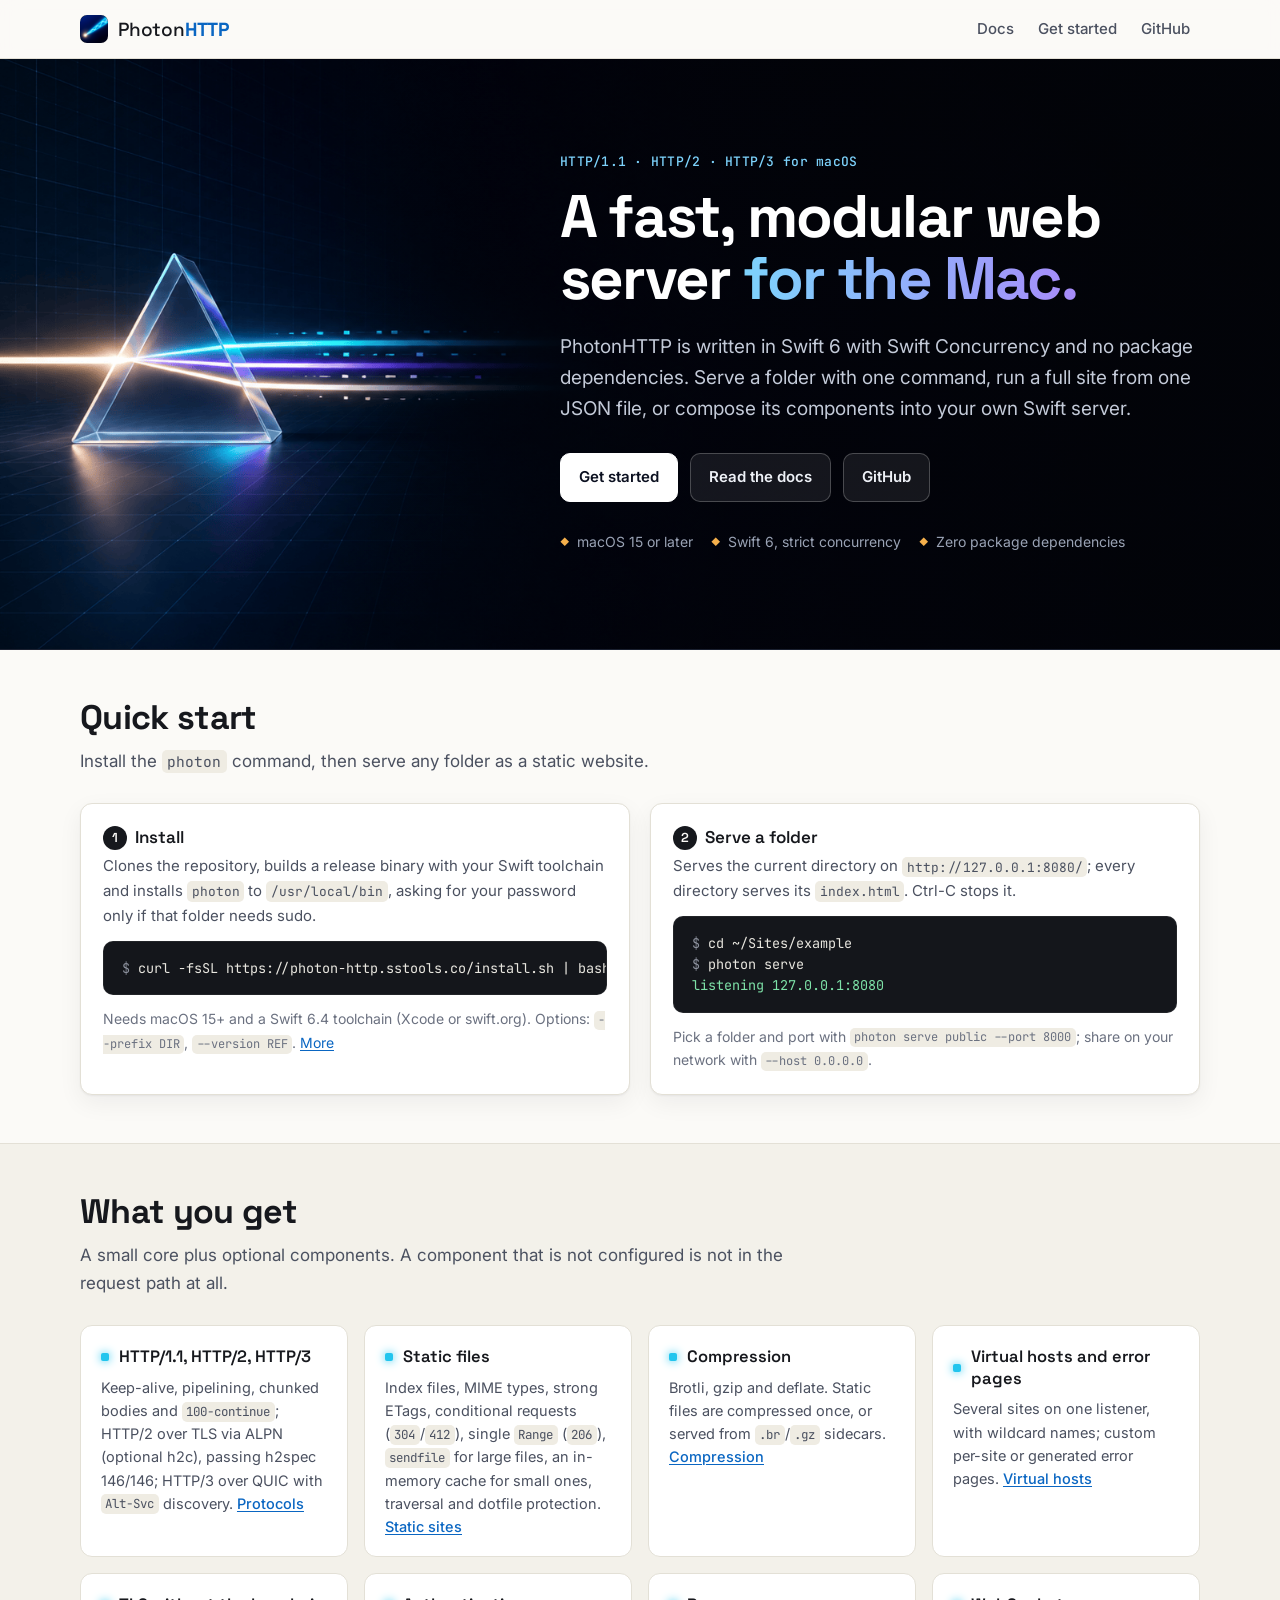
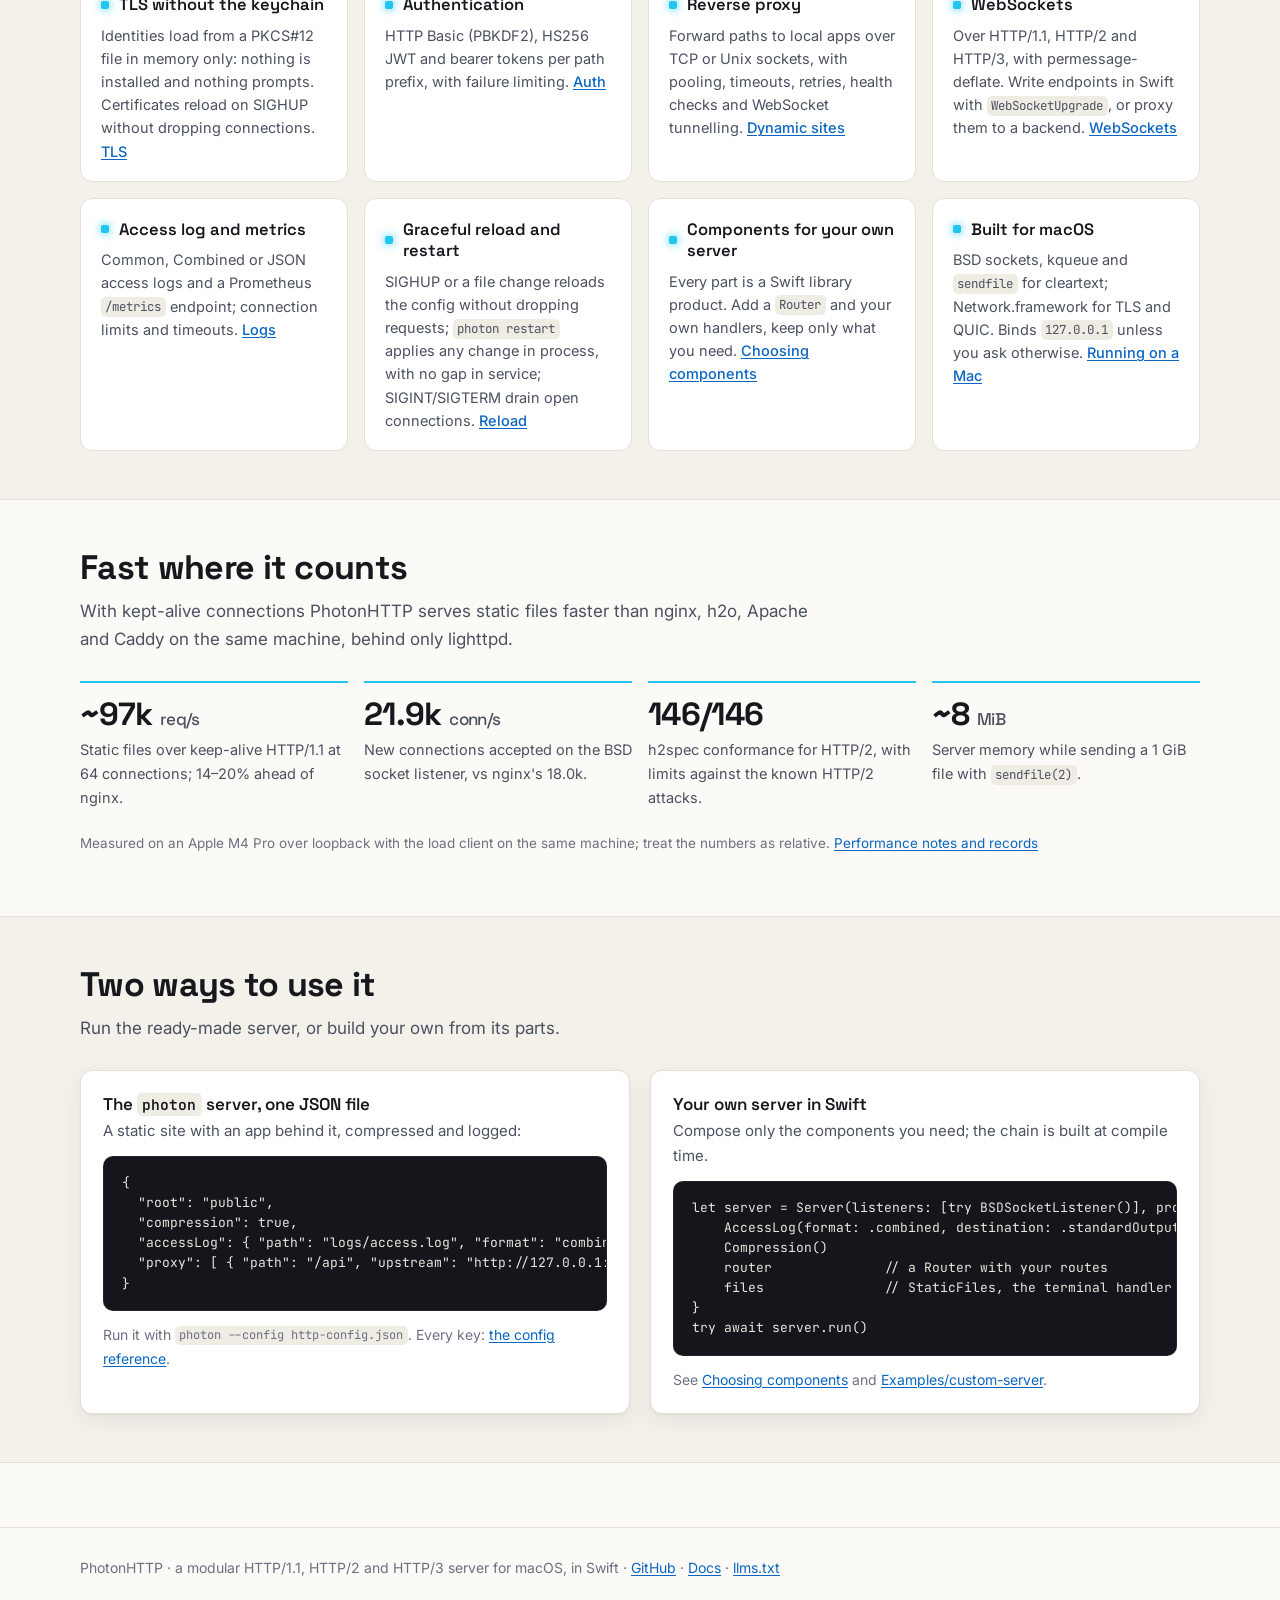
<file: Website/index.html>
<!doctype html>
<html lang="en">
<head>
<meta charset="utf-8">
<meta name="viewport" content="width=device-width, initial-scale=1">
<title>PhotonHTTP · a fast, modular web server for the Mac</title>
<meta name="description" content="PhotonHTTP is a fast, modular HTTP/1.1, HTTP/2 and HTTP/3 web server for macOS 15 and later, written in Swift 6 with no package dependencies.">
<link rel="canonical" href="https://photon-http.sstools.co/">
<meta property="og:type" content="website">
<meta property="og:site_name" content="PhotonHTTP">
<meta property="og:title" content="PhotonHTTP · a fast, modular web server for the Mac">
<meta property="og:description" content="HTTP/1.1, HTTP/2 and HTTP/3 for macOS 15+, written in Swift 6 with zero dependencies. Serve a folder with one command.">
<meta property="og:url" content="https://photon-http.sstools.co/">
<meta property="og:image" content="https://photon-http.sstools.co/images/og.png">
<meta property="og:image:width" content="1200">
<meta property="og:image:height" content="630">
<meta property="og:image:alt" content="PhotonHTTP">
<meta name="twitter:card" content="summary_large_image">
<meta name="twitter:title" content="PhotonHTTP · a fast, modular web server for the Mac">
<meta name="twitter:description" content="HTTP/1.1, HTTP/2 and HTTP/3 for macOS 15+, written in Swift 6 with zero dependencies. Serve a folder with one command.">
<meta name="twitter:image" content="https://photon-http.sstools.co/images/og.png">
<link rel="alternate" type="text/markdown" href="llms.txt" title="llms.txt">
<link rel="preload" as="image" href="images/hero.png">
<script type="application/ld+json">
{
  "@context": "https://schema.org",
  "@type": "SoftwareApplication",
  "name": "PhotonHTTP",
  "description": "A fast, modular HTTP/1.1, HTTP/2 and HTTP/3 web server for macOS 15 and later, written in Swift 6 with no package dependencies.",
  "url": "https://photon-http.sstools.co/",
  "codeRepository": "https://github.com/brennanMKE/PhotonHTTP",
  "sameAs": "https://github.com/brennanMKE/PhotonHTTP",
  "downloadUrl": "https://photon-http.sstools.co/install.sh",
  "installUrl": "https://photon-http.sstools.co/docs/getting-started.html",
  "image": "https://photon-http.sstools.co/images/og.png",
  "applicationCategory": "DeveloperApplication",
  "operatingSystem": "macOS 15+",
  "programmingLanguage": "Swift",
  "softwareRequirements": "Swift 6.4 toolchain",
  "offers": { "@type": "Offer", "price": "0", "priceCurrency": "USD" }
}
</script>
<link rel="icon" type="image/png" sizes="32x32" href="images/favicon-32.png">
<link rel="apple-touch-icon" href="images/apple-touch-icon.png">
<link rel="preconnect" href="https://fonts.googleapis.com">
<link rel="preconnect" href="https://fonts.gstatic.com" crossorigin>
<link rel="stylesheet" href="https://fonts.googleapis.com/css2?family=Inter:wght@400;500;600;700&family=JetBrains+Mono:wght@400;500&family=Space+Grotesk:wght@500;700&display=swap">
<link rel="stylesheet" href="assets/site.css">
<script src="assets/site.js" defer></script>
</head>
<body>
<header class="site-header">
  <div class="wrap header-inner">
    <a class="brand" href="./"><img src="images/logo.png" alt="" width="28" height="28" onerror="this.remove()"><span>Photon<b>HTTP</b></span></a>
    <nav class="top-nav" aria-label="Site">
      <a href="docs/">Docs</a>
      <a href="docs/getting-started.html">Get started</a>
      <a href="https://github.com/brennanMKE/PhotonHTTP" rel="noopener">GitHub</a>
    </nav>
  </div>
</header>

<main id="main">
  <div class="hero">
    <div class="wrap">
      <div class="hero-copy">
        <span class="eyebrow">HTTP/1.1 · HTTP/2 · HTTP/3 for macOS</span>
        <h1>A fast, modular web server <em>for the Mac.</em></h1>
        <p class="lede">PhotonHTTP is written in Swift 6 with Swift Concurrency and no package
        dependencies. Serve a folder with one command, run a full site from one JSON file, or
        compose its components into your own Swift server.</p>
        <div class="cta">
          <a class="btn primary" href="docs/getting-started.html">Get started</a>
          <a class="btn" href="docs/">Read the docs</a>
          <a class="btn" href="https://github.com/brennanMKE/PhotonHTTP" rel="noopener">GitHub</a>
        </div>
        <ul class="facts">
          <li>macOS 15 or later</li>
          <li>Swift 6, strict concurrency</li>
          <li>Zero package dependencies</li>
        </ul>
      </div>
    </div>
  </div>

  <section id="quick-start">
    <div class="wrap">
      <div class="section-head">
        <h2>Quick start</h2>
        <p>Install the <code>photon</code> command, then serve any folder as a static website.</p>
      </div>
      <div class="quickstart">
        <div class="step">
          <h3><span class="n">1</span>Install</h3>
          <p>Clones the repository, builds a release binary with your Swift toolchain and installs
          <code>photon</code> to <code>/usr/local/bin</code>, asking for your password only if that folder needs sudo.</p>
<pre><code><span class="prompt">$ </span>curl -fsSL https://photon-http.sstools.co/install.sh | bash</code></pre>
          <p class="note">Needs macOS 15+ and a Swift 6.4 toolchain (Xcode or swift.org).
          Options: <code>--prefix DIR</code>, <code>--version REF</code>.
          <a href="docs/getting-started.html#install">More</a></p>
        </div>
        <div class="step">
          <h3><span class="n">2</span>Serve a folder</h3>
          <p>Serves the current directory on <code>http://127.0.0.1:8080/</code>; every directory
          serves its <code>index.html</code>. Ctrl-C stops it.</p>
<pre><code><span class="prompt">$ </span>cd ~/Sites/example
<span class="prompt">$ </span>photon serve
<span class="out">listening 127.0.0.1:8080
</span></code></pre>
          <p class="note">Pick a folder and port with <code>photon serve public --port 8000</code>;
          share on your network with <code>--host 0.0.0.0</code>.</p>
        </div>
      </div>
    </div>
  </section>

  <section id="features" class="band">
    <div class="wrap">
      <div class="section-head">
        <h2>What you get</h2>
        <p>A small core plus optional components. A component that is not configured is not in
        the request path at all.</p>
      </div>
      <div class="features">
        <div class="feature">
          <h3>HTTP/1.1, HTTP/2, HTTP/3</h3>
          <p>Keep-alive, pipelining, chunked bodies and <code>100-continue</code>; HTTP/2 over TLS
          via ALPN (optional h2c), passing h2spec 146/146; HTTP/3 over QUIC with
          <code>Alt-Svc</code> discovery. <a href="docs/overview.html#protocols">Protocols</a></p>
        </div>
        <div class="feature">
          <h3>Static files</h3>
          <p>Index files, MIME types, strong ETags, conditional requests (<code>304</code>/<code>412</code>),
          single <code>Range</code> (<code>206</code>), <code>sendfile</code> for large files, an in-memory
          cache for small ones, traversal and dotfile protection. <a href="docs/static-sites.html">Static sites</a></p>
        </div>
        <div class="feature">
          <h3>Compression</h3>
          <p>Brotli, gzip and deflate. Static files are compressed once, or served from
          <code>.br</code>/<code>.gz</code> sidecars. <a href="docs/static-sites.html#compression">Compression</a></p>
        </div>
        <div class="feature">
          <h3>Virtual hosts and error pages</h3>
          <p>Several sites on one listener, with wildcard names; custom per-site or generated
          error pages. <a href="docs/static-sites.html#virtual-hosts">Virtual hosts</a></p>
        </div>
        <div class="feature">
          <h3>TLS without the keychain</h3>
          <p>Identities load from a PKCS#12 file in memory only: nothing is installed and nothing
          prompts. Certificates reload on SIGHUP without dropping connections. <a href="docs/tls.html">TLS</a></p>
        </div>
        <div class="feature">
          <h3>Authentication</h3>
          <p>HTTP Basic (PBKDF2), HS256 JWT and bearer tokens per path prefix, with failure
          limiting. <a href="docs/static-sites.html#authentication">Auth</a></p>
        </div>
        <div class="feature">
          <h3>Reverse proxy</h3>
          <p>Forward paths to local apps over TCP or Unix sockets, with pooling, timeouts,
          retries, health checks and WebSocket tunnelling. <a href="docs/dynamic-sites.html">Dynamic sites</a></p>
        </div>
        <div class="feature">
          <h3>WebSockets</h3>
          <p>Over HTTP/1.1, HTTP/2 and HTTP/3, with permessage-deflate. Write endpoints in Swift
          with <code>WebSocketUpgrade</code>, or proxy them to a backend. <a href="docs/websockets.html">WebSockets</a></p>
        </div>
        <div class="feature">
          <h3>Access log and metrics</h3>
          <p>Common, Combined or JSON access logs and a Prometheus <code>/metrics</code> endpoint;
          connection limits and timeouts. <a href="docs/running-on-a-mac.html#logs">Logs</a></p>
        </div>
        <div class="feature">
          <h3>Graceful reload and restart</h3>
          <p>SIGHUP or a file change reloads the config without dropping requests;
          <code>photon restart</code> applies any change in process, with no gap in service;
          SIGINT/SIGTERM drain open connections. <a href="docs/running-on-a-mac.html#shutdown-restart-and-reload">Reload</a></p>
        </div>
        <div class="feature">
          <h3>Components for your own server</h3>
          <p>Every part is a Swift library product. Add a <code>Router</code> and your own
          handlers, keep only what you need. <a href="docs/choosing-components.html">Choosing components</a></p>
        </div>
        <div class="feature">
          <h3>Built for macOS</h3>
          <p>BSD sockets, kqueue and <code>sendfile</code> for cleartext; Network.framework for TLS
          and QUIC. Binds <code>127.0.0.1</code> unless you ask otherwise. <a href="docs/running-on-a-mac.html">Running on a Mac</a></p>
        </div>
      </div>
    </div>
  </section>

  <section id="performance">
    <div class="wrap">
      <div class="section-head">
        <h2>Fast where it counts</h2>
        <p>With kept-alive connections PhotonHTTP serves static files faster than nginx, h2o,
        Apache and Caddy on the same machine, behind only lighttpd.</p>
      </div>
      <div class="stats">
        <div class="stat">
          <div class="num">~97k <small>req/s</small></div>
          <p>Static files over keep-alive HTTP/1.1 at 64 connections; 14–20% ahead of nginx.</p>
        </div>
        <div class="stat">
          <div class="num">21.9k <small>conn/s</small></div>
          <p>New connections accepted on the BSD socket listener, vs nginx's 18.0k.</p>
        </div>
        <div class="stat">
          <div class="num">146/146</div>
          <p>h2spec conformance for HTTP/2, with limits against the known HTTP/2 attacks.</p>
        </div>
        <div class="stat">
          <div class="num">~8 <small>MiB</small></div>
          <p>Server memory while sending a 1 GiB file with <code>sendfile(2)</code>.</p>
        </div>
      </div>
      <p class="fine">Measured on an Apple M4 Pro over loopback with the load client on the same
      machine; treat the numbers as relative. <a href="docs/performance.html">Performance notes and records</a></p>
    </div>
  </section>

  <section id="two-ways" class="band">
    <div class="wrap">
      <div class="section-head">
        <h2>Two ways to use it</h2>
        <p>Run the ready-made server, or build your own from its parts.</p>
      </div>
      <div class="two-ways">
        <div class="step">
          <h3>The <code>photon</code> server, one JSON file</h3>
          <p>A static site with an app behind it, compressed and logged:</p>
<pre><code>{
  "root": "public",
  "compression": true,
  "accessLog": { "path": "logs/access.log", "format": "combined" },
  "proxy": [ { "path": "/api", "upstream": "http://127.0.0.1:9000" } ]
}</code></pre>
          <p class="note">Run it with <code>photon --config http-config.json</code>. Every key:
          <a href="docs/running-on-a-mac.html#http-configjson-reference">the config reference</a>.</p>
        </div>
        <div class="step">
          <h3>Your own server in Swift</h3>
          <p>Compose only the components you need; the chain is built at compile time.</p>
<pre><code>let server = Server(listeners: [try BSDSocketListener()], protocols: [HTTP1()]) {
    AccessLog(format: .combined, destination: .standardOutput)
    Compression()
    router              // a Router with your routes
    files               // StaticFiles, the terminal handler
}
try await server.run()</code></pre>
          <p class="note">See <a href="docs/choosing-components.html">Choosing components</a> and
          <a href="https://github.com/brennanMKE/PhotonHTTP/blob/main/Examples/custom-server/README.md" rel="noopener">Examples/custom-server</a>.</p>
        </div>
      </div>
    </div>
  </section>
</main>

<footer class="site-footer">
  <div class="wrap">
    <p>PhotonHTTP · a modular HTTP/1.1, HTTP/2 and HTTP/3 server for macOS, in Swift ·
    <a href="https://github.com/brennanMKE/PhotonHTTP" rel="noopener">GitHub</a> · <a href="docs/">Docs</a> ·
    <a href="llms.txt">llms.txt</a></p>
  </div>
</footer>
</body>
</html>
</file>
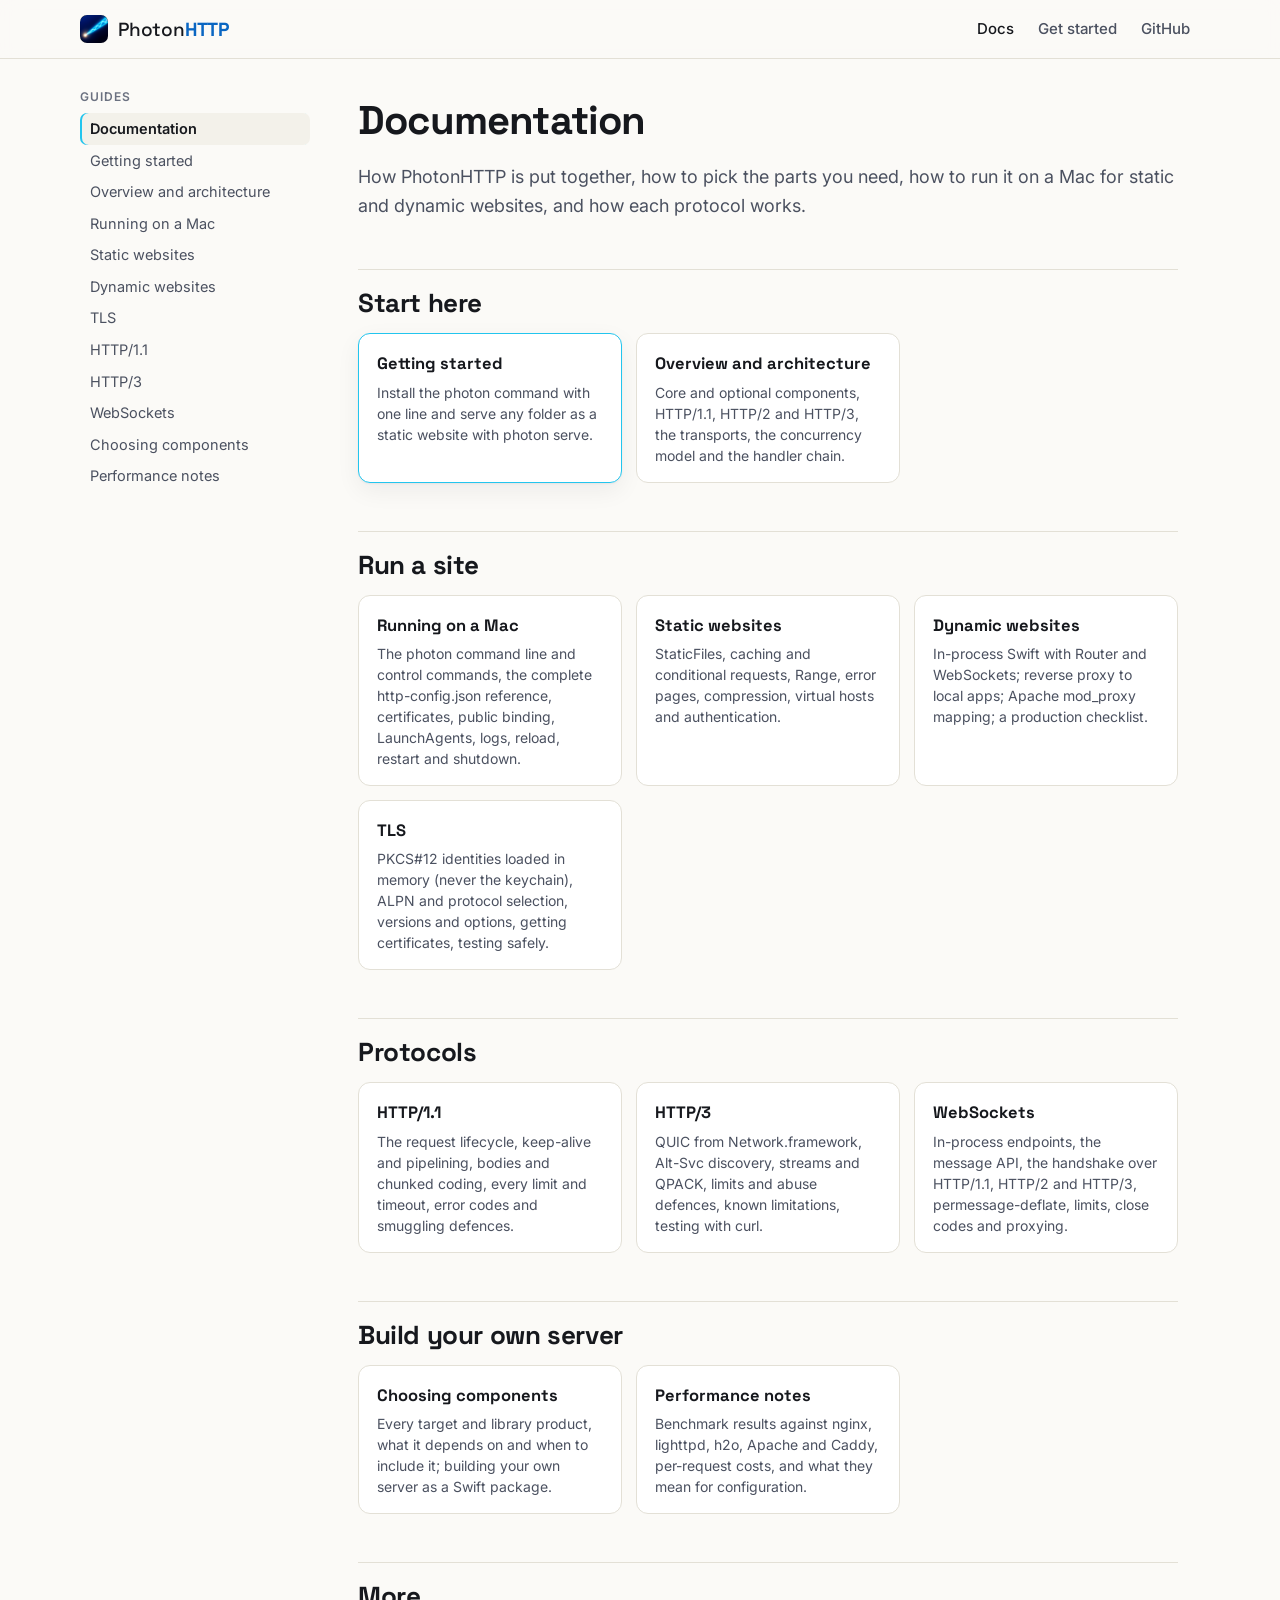
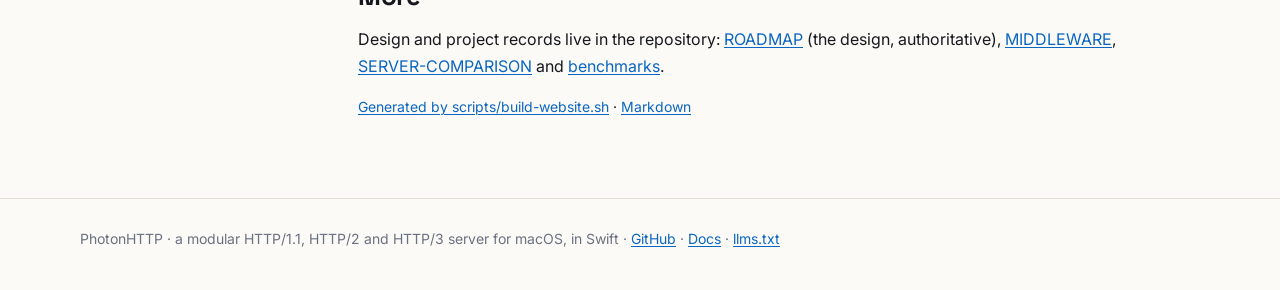
<file: Website/docs/index.html>
<!doctype html>
<html lang="en">
<head>
<meta charset="utf-8">
<meta name="viewport" content="width=device-width, initial-scale=1">
<title>Documentation · PhotonHTTP</title>
<meta name="description" content="Guides for running PhotonHTTP on a Mac and building your own server from its components.">
<link rel="canonical" href="https://photon-http.sstools.co/docs/">
<link rel="alternate" type="text/markdown" href="index.md" title="Markdown">
<meta property="og:type" content="article">
<meta property="og:site_name" content="PhotonHTTP">
<meta property="og:title" content="Documentation · PhotonHTTP">
<meta property="og:description" content="Guides for running PhotonHTTP on a Mac and building your own server from its components.">
<meta property="og:url" content="https://photon-http.sstools.co/docs/">
<meta property="og:image" content="https://photon-http.sstools.co/images/og.png">
<meta property="og:image:width" content="1200">
<meta property="og:image:height" content="630">
<meta property="og:image:alt" content="PhotonHTTP">
<meta name="twitter:card" content="summary_large_image">
<meta name="twitter:title" content="Documentation · PhotonHTTP">
<meta name="twitter:description" content="Guides for running PhotonHTTP on a Mac and building your own server from its components.">
<meta name="twitter:image" content="https://photon-http.sstools.co/images/og.png">
<link rel="icon" type="image/png" sizes="32x32" href="../images/favicon-32.png">
<link rel="apple-touch-icon" href="../images/apple-touch-icon.png">
<link rel="preconnect" href="https://fonts.googleapis.com">
<link rel="preconnect" href="https://fonts.gstatic.com" crossorigin>
<link rel="stylesheet" href="https://fonts.googleapis.com/css2?family=Inter:wght@400;500;600;700&amp;family=JetBrains+Mono:wght@400;500&amp;family=Space+Grotesk:wght@500;700&amp;display=swap">
<link rel="stylesheet" href="../assets/site.css">
<script src="../assets/site.js" defer></script>
</head>
<body class="docs">
<!-- Generated by scripts/build-website.sh from scripts/build-website.sh. Do not edit. -->
<header class="site-header">
  <div class="wrap header-inner">
    <a class="brand" href="../"><img src="../images/logo.png" alt="" width="28" height="28" onerror="this.remove()"><span>Photon<b>HTTP</b></span></a>
    <nav class="top-nav" aria-label="Site">
      <a href="index.html" aria-current="page">Docs</a>
      <a href="getting-started.html">Get started</a>
      <a href="https://github.com/brennanMKE/PhotonHTTP" rel="noopener">GitHub</a>
    </nav>
  </div>
</header>
<div class="wrap docs-layout">
  <aside class="docs-nav" aria-label="Documentation">
    <details open>
      <summary>Guides</summary>
      <ul>
<li><a href="index.html" aria-current="page">Documentation</a></li>
<li><a href="getting-started.html">Getting started</a></li>
<li><a href="overview.html">Overview and architecture</a></li>
<li><a href="running-on-a-mac.html">Running on a Mac</a></li>
<li><a href="static-sites.html">Static websites</a></li>
<li><a href="dynamic-sites.html">Dynamic websites</a></li>
<li><a href="tls.html">TLS</a></li>
<li><a href="http1.html">HTTP/1.1</a></li>
<li><a href="http3.html">HTTP/3</a></li>
<li><a href="websockets.html">WebSockets</a></li>
<li><a href="choosing-components.html">Choosing components</a></li>
<li><a href="performance.html">Performance notes</a></li>
      </ul>
    </details>
  </aside>
  <main class="prose" id="main">
<h1 id="documentation">Documentation</h1>
<p class="lead">How PhotonHTTP is put together, how to pick the parts you need, how to run it on a Mac for static and dynamic websites, and how each protocol works.</p>
<h2 id="start-here"><a class="anchor" href="#start-here" aria-hidden="true">#</a>Start here</h2>
<div class="cards">
<a class="card featured" href="getting-started.html"><strong>Getting started</strong><span>Install the photon command with one line and serve any folder as a static website with photon serve.</span></a>
<a class="card" href="overview.html"><strong>Overview and architecture</strong><span>Core and optional components, HTTP/1.1, HTTP/2 and HTTP/3, the transports, the concurrency model and the handler chain.</span></a>
</div>
<h2 id="run-a-site"><a class="anchor" href="#run-a-site" aria-hidden="true">#</a>Run a site</h2>
<div class="cards">
<a class="card" href="running-on-a-mac.html"><strong>Running on a Mac</strong><span>The photon command line and control commands, the complete http-config.json reference, certificates, public binding, LaunchAgents, logs, reload, restart and shutdown.</span></a>
<a class="card" href="static-sites.html"><strong>Static websites</strong><span>StaticFiles, caching and conditional requests, Range, error pages, compression, virtual hosts and authentication.</span></a>
<a class="card" href="dynamic-sites.html"><strong>Dynamic websites</strong><span>In-process Swift with Router and WebSockets; reverse proxy to local apps; Apache mod_proxy mapping; a production checklist.</span></a>
<a class="card" href="tls.html"><strong>TLS</strong><span>PKCS#12 identities loaded in memory (never the keychain), ALPN and protocol selection, versions and options, getting certificates, testing safely.</span></a>
</div>
<h2 id="protocols"><a class="anchor" href="#protocols" aria-hidden="true">#</a>Protocols</h2>
<div class="cards">
<a class="card" href="http1.html"><strong>HTTP/1.1</strong><span>The request lifecycle, keep-alive and pipelining, bodies and chunked coding, every limit and timeout, error codes and smuggling defences.</span></a>
<a class="card" href="http3.html"><strong>HTTP/3</strong><span>QUIC from Network.framework, Alt-Svc discovery, streams and QPACK, limits and abuse defences, known limitations, testing with curl.</span></a>
<a class="card" href="websockets.html"><strong>WebSockets</strong><span>In-process endpoints, the message API, the handshake over HTTP/1.1, HTTP/2 and HTTP/3, permessage-deflate, limits, close codes and proxying.</span></a>
</div>
<h2 id="build-your-own-server"><a class="anchor" href="#build-your-own-server" aria-hidden="true">#</a>Build your own server</h2>
<div class="cards">
<a class="card" href="choosing-components.html"><strong>Choosing components</strong><span>Every target and library product, what it depends on and when to include it; building your own server as a Swift package.</span></a>
<a class="card" href="performance.html"><strong>Performance notes</strong><span>Benchmark results against nginx, lighttpd, h2o, Apache and Caddy, per-request costs, and what they mean for configuration.</span></a>
</div>
<h2 id="more"><a class="anchor" href="#more" aria-hidden="true">#</a>More</h2>
<p>Design and project records live in the repository: <a href="https://github.com/brennanMKE/PhotonHTTP/blob/main/docs/ROADMAP.md" rel="noopener">ROADMAP</a> (the design, authoritative), <a href="https://github.com/brennanMKE/PhotonHTTP/blob/main/docs/MIDDLEWARE.md" rel="noopener">MIDDLEWARE</a>, <a href="https://github.com/brennanMKE/PhotonHTTP/blob/main/docs/SERVER-COMPARISON.md" rel="noopener">SERVER-COMPARISON</a> and <a href="https://github.com/brennanMKE/PhotonHTTP/blob/main/docs/benchmarks/README.md" rel="noopener">benchmarks</a>.</p>
    <p class="edit-link"><a href="https://github.com/brennanMKE/PhotonHTTP/blob/main/scripts/build-website.sh" rel="noopener">Generated by scripts/build-website.sh</a> · <a href="index.md">Markdown</a></p>
  </main>
</div>
<footer class="site-footer">
  <div class="wrap">
    <p>PhotonHTTP · a modular HTTP/1.1, HTTP/2 and HTTP/3 server for macOS, in Swift ·
    <a href="https://github.com/brennanMKE/PhotonHTTP" rel="noopener">GitHub</a> · <a href="index.html">Docs</a> ·
    <a href="../llms.txt">llms.txt</a></p>
  </div>
</footer>
</body>
</html>
</file>
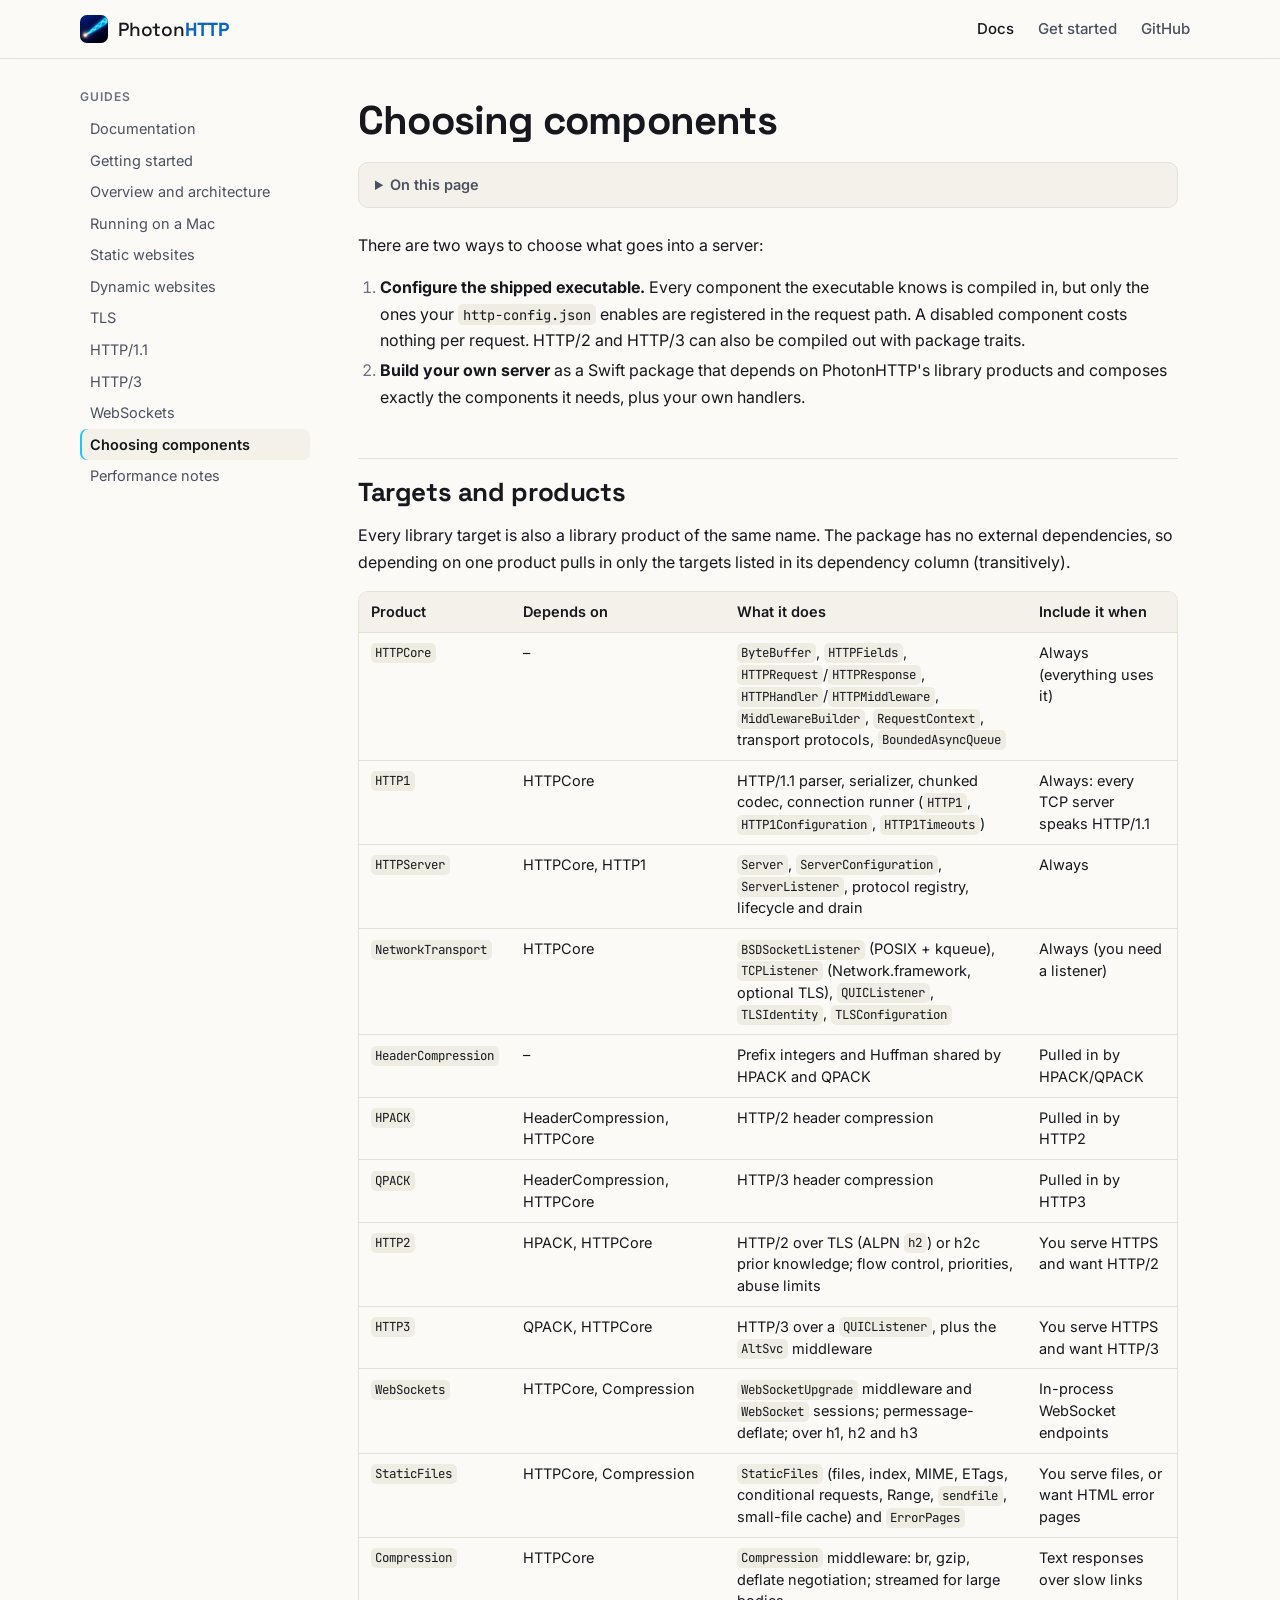
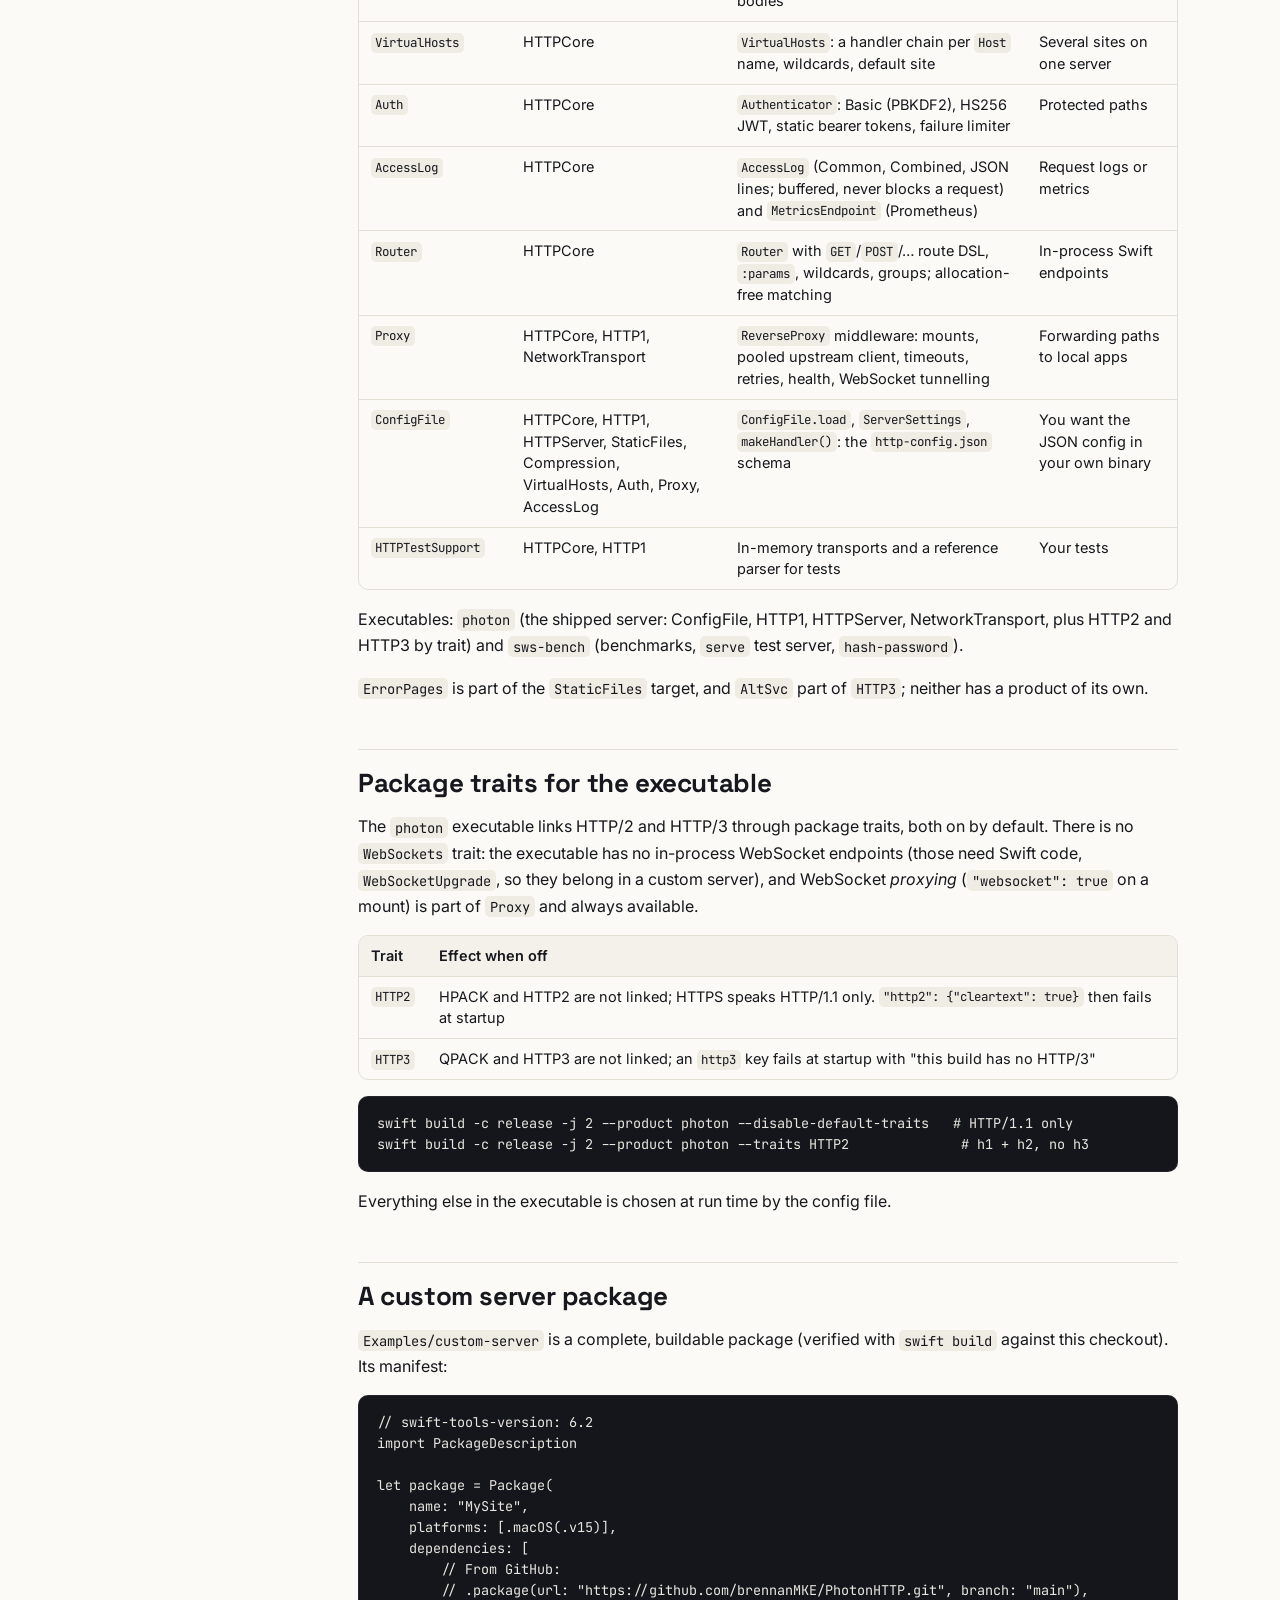
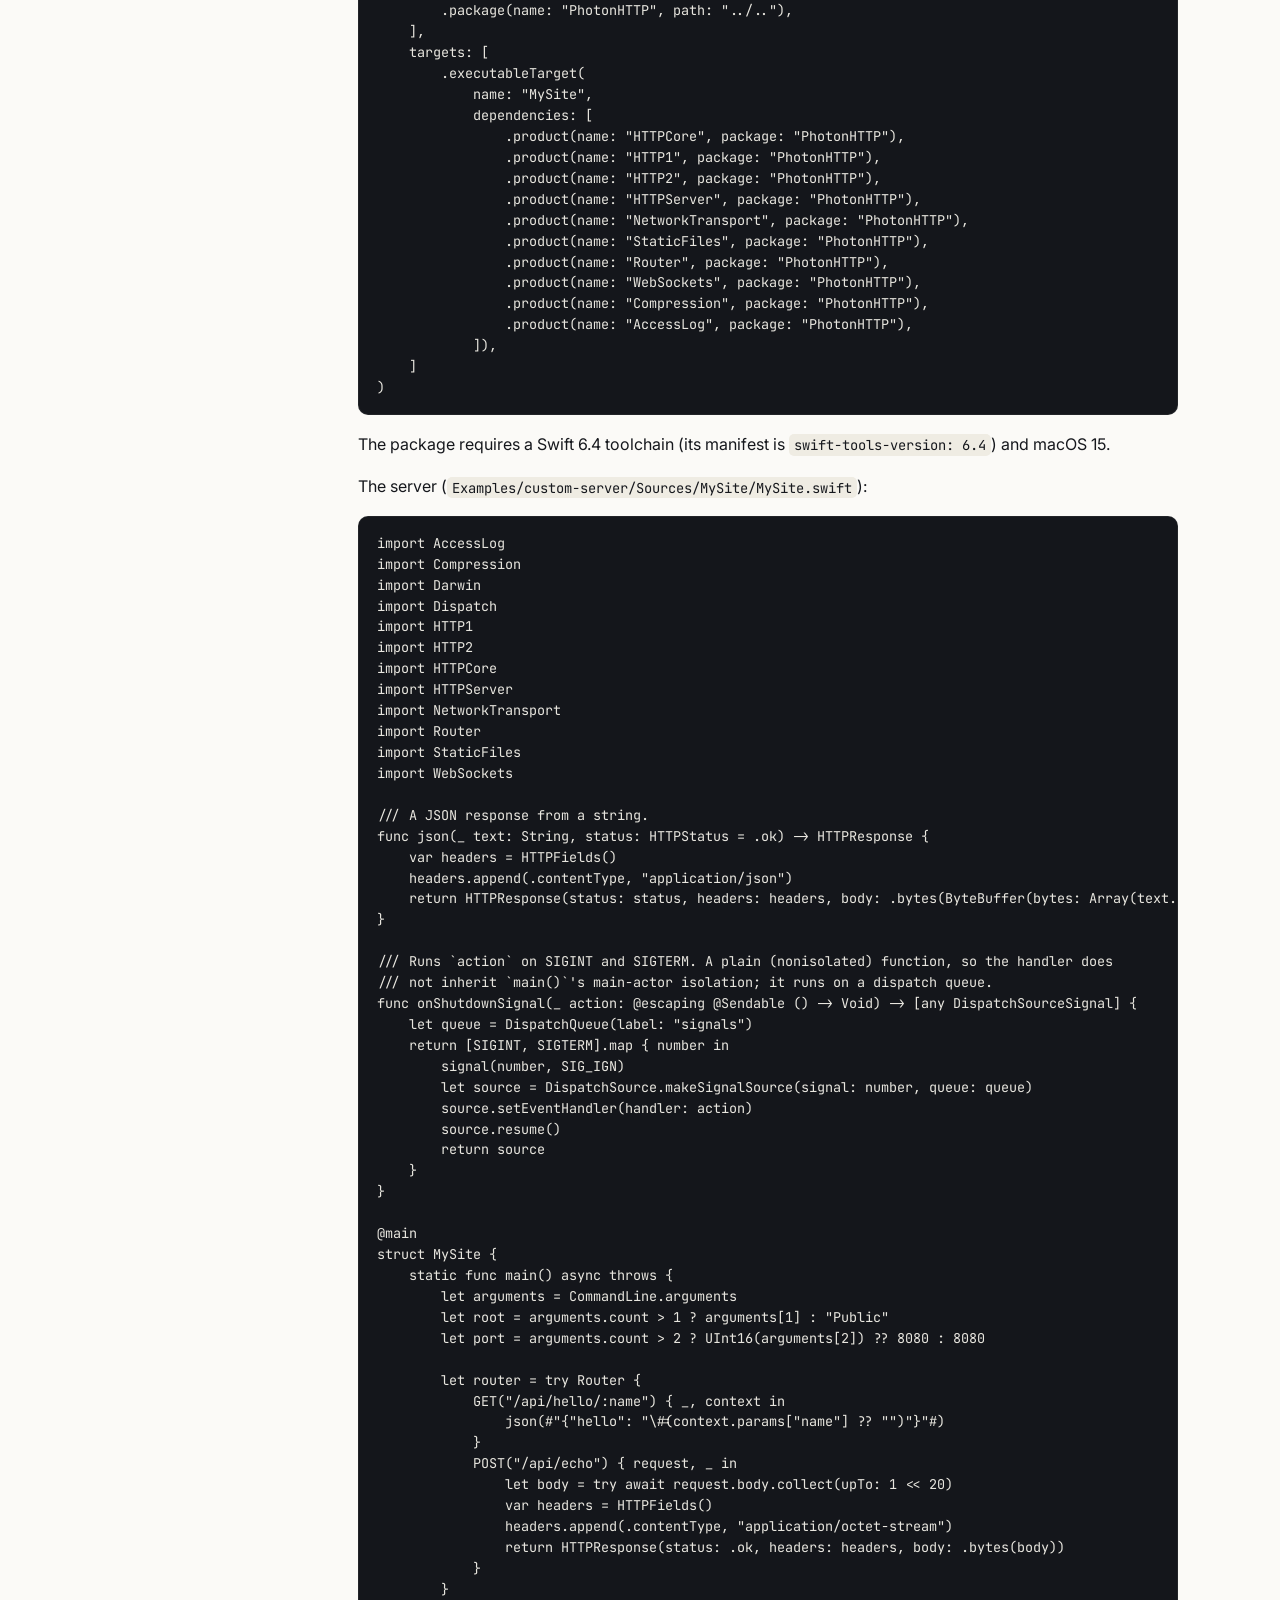
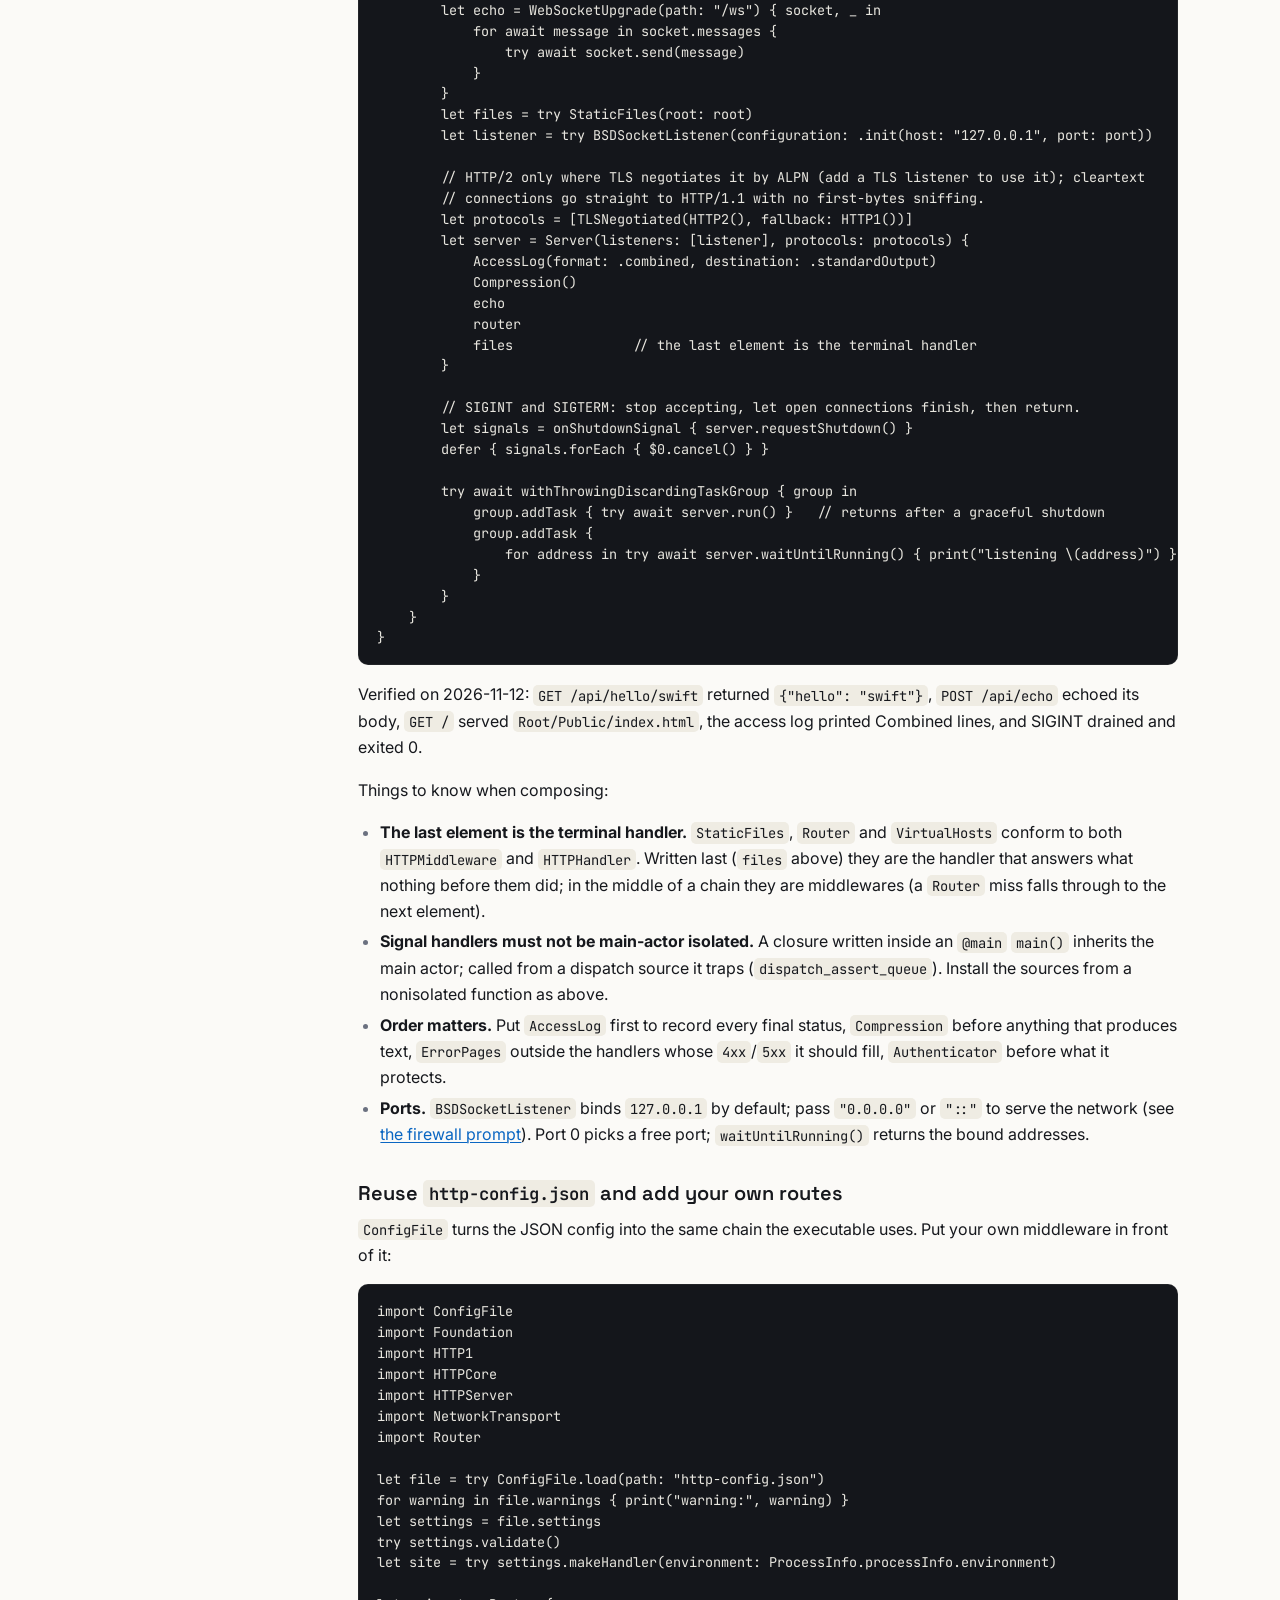
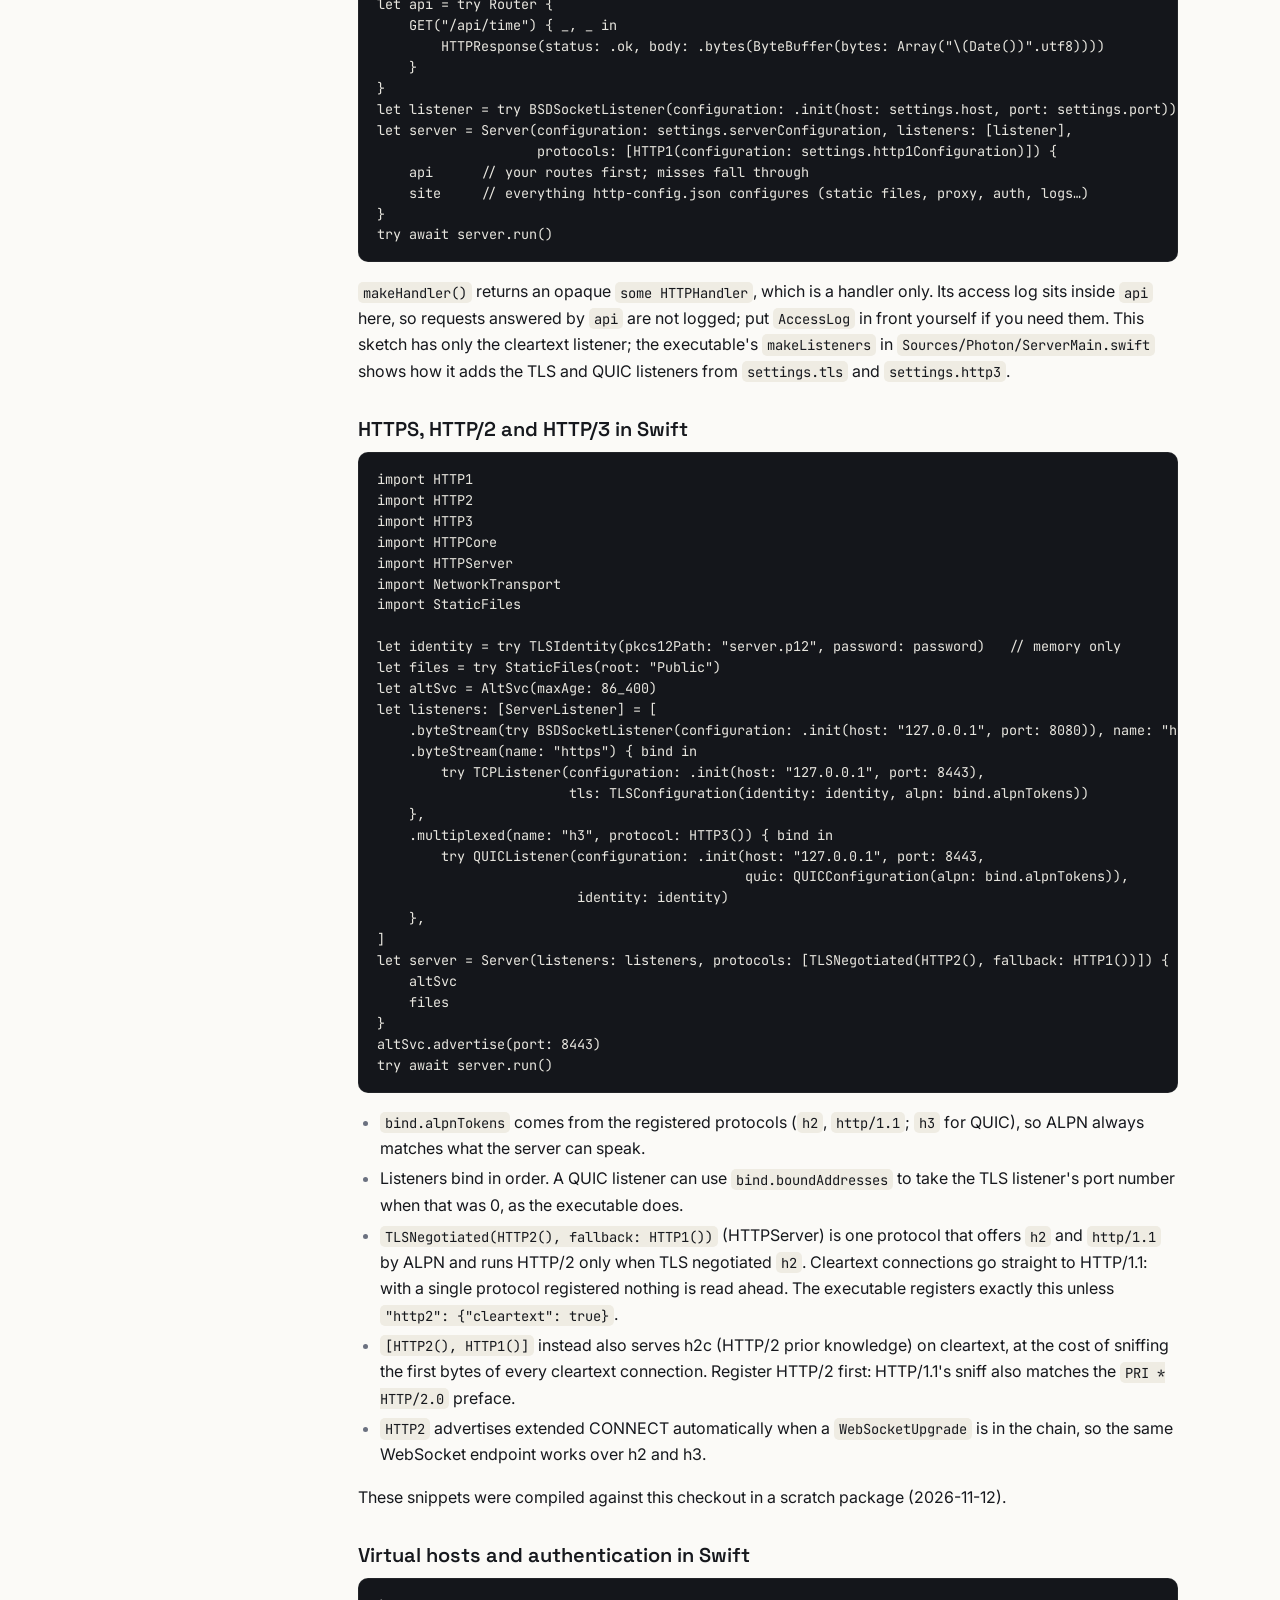
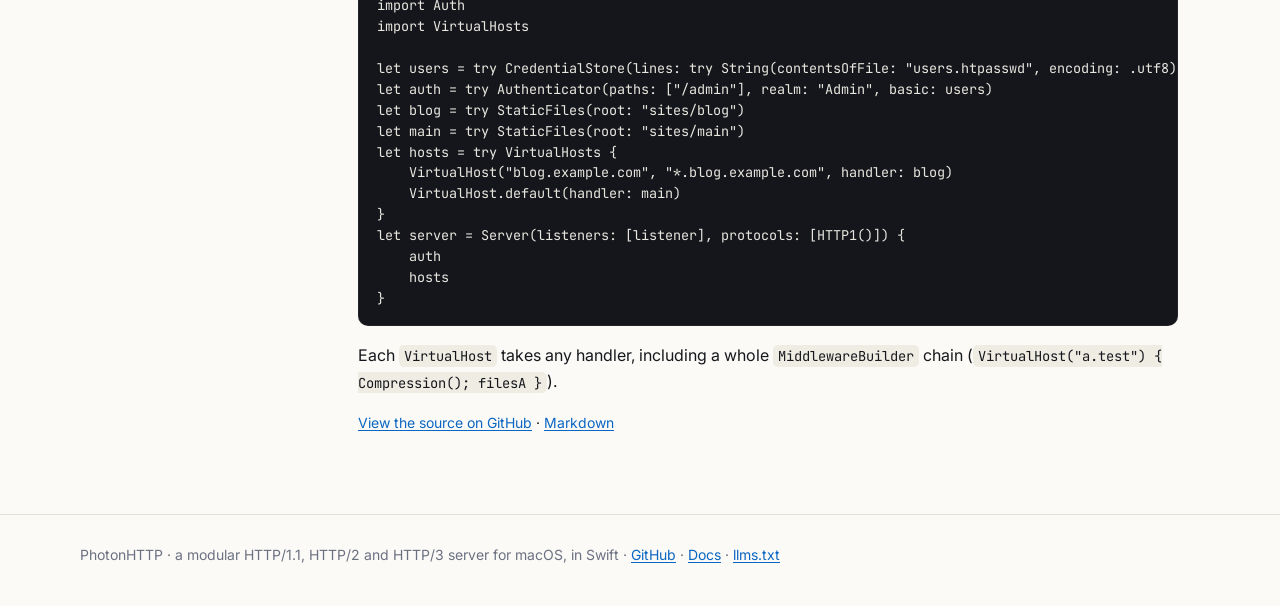
<file: Website/docs/choosing-components.html>
<!doctype html>
<html lang="en">
<head>
<meta charset="utf-8">
<meta name="viewport" content="width=device-width, initial-scale=1">
<title>Choosing components · PhotonHTTP</title>
<meta name="description" content="Every target and library product, what it depends on and when to include it; building your own server as a Swift package.">
<link rel="canonical" href="https://photon-http.sstools.co/docs/choosing-components.html">
<link rel="alternate" type="text/markdown" href="choosing-components.md" title="Markdown">
<meta property="og:type" content="article">
<meta property="og:site_name" content="PhotonHTTP">
<meta property="og:title" content="Choosing components · PhotonHTTP">
<meta property="og:description" content="Every target and library product, what it depends on and when to include it; building your own server as a Swift package.">
<meta property="og:url" content="https://photon-http.sstools.co/docs/choosing-components.html">
<meta property="og:image" content="https://photon-http.sstools.co/images/og.png">
<meta property="og:image:width" content="1200">
<meta property="og:image:height" content="630">
<meta property="og:image:alt" content="PhotonHTTP">
<meta name="twitter:card" content="summary_large_image">
<meta name="twitter:title" content="Choosing components · PhotonHTTP">
<meta name="twitter:description" content="Every target and library product, what it depends on and when to include it; building your own server as a Swift package.">
<meta name="twitter:image" content="https://photon-http.sstools.co/images/og.png">
<link rel="icon" type="image/png" sizes="32x32" href="../images/favicon-32.png">
<link rel="apple-touch-icon" href="../images/apple-touch-icon.png">
<link rel="preconnect" href="https://fonts.googleapis.com">
<link rel="preconnect" href="https://fonts.gstatic.com" crossorigin>
<link rel="stylesheet" href="https://fonts.googleapis.com/css2?family=Inter:wght@400;500;600;700&amp;family=JetBrains+Mono:wght@400;500&amp;family=Space+Grotesk:wght@500;700&amp;display=swap">
<link rel="stylesheet" href="../assets/site.css">
<script src="../assets/site.js" defer></script>
</head>
<body class="docs">
<!-- Generated by scripts/build-website.sh from docs/guide/choosing-components.md. Do not edit. -->
<header class="site-header">
  <div class="wrap header-inner">
    <a class="brand" href="../"><img src="../images/logo.png" alt="" width="28" height="28" onerror="this.remove()"><span>Photon<b>HTTP</b></span></a>
    <nav class="top-nav" aria-label="Site">
      <a href="index.html" aria-current="page">Docs</a>
      <a href="getting-started.html">Get started</a>
      <a href="https://github.com/brennanMKE/PhotonHTTP" rel="noopener">GitHub</a>
    </nav>
  </div>
</header>
<div class="wrap docs-layout">
  <aside class="docs-nav" aria-label="Documentation">
    <details open>
      <summary>Guides</summary>
      <ul>
<li><a href="index.html">Documentation</a></li>
<li><a href="getting-started.html">Getting started</a></li>
<li><a href="overview.html">Overview and architecture</a></li>
<li><a href="running-on-a-mac.html">Running on a Mac</a></li>
<li><a href="static-sites.html">Static websites</a></li>
<li><a href="dynamic-sites.html">Dynamic websites</a></li>
<li><a href="tls.html">TLS</a></li>
<li><a href="http1.html">HTTP/1.1</a></li>
<li><a href="http3.html">HTTP/3</a></li>
<li><a href="websockets.html">WebSockets</a></li>
<li><a href="choosing-components.html" aria-current="page">Choosing components</a></li>
<li><a href="performance.html">Performance notes</a></li>
      </ul>
    </details>
  </aside>
  <main class="prose" id="main">
<h1 id="choosing-components">Choosing components</h1>
<details class="toc"><summary>On this page</summary><ul>
<li><a href="#targets-and-products">Targets and products</a></li>
<li><a href="#package-traits-for-the-executable">Package traits for the executable</a></li>
<li><a href="#a-custom-server-package">A custom server package</a></li>
</ul></details>
<p>There are two ways to choose what goes into a server:</p>
<ol>
<li><strong>Configure the shipped executable.</strong> Every component the executable knows is compiled in,
but only the ones your <code>http-config.json</code> enables are registered in the request path. A
disabled component costs nothing per request. HTTP/2 and HTTP/3 can also be compiled out
with package traits.</li>
<li><strong>Build your own server</strong> as a Swift package that depends on PhotonHTTP's library
products and composes exactly the components it needs, plus your own handlers.</li>
</ol>
<h2 id="targets-and-products"><a class="anchor" href="#targets-and-products" aria-hidden="true">#</a>Targets and products</h2>
<p>Every library target is also a library product of the same name. The package has no external
dependencies, so depending on one product pulls in only the targets listed in its dependency
column (transitively).</p>
<div class="table-wrap"><table><thead><tr><th>Product</th><th>Depends on</th><th>What it does</th><th>Include it when</th></tr></thead><tbody><tr><td><code>HTTPCore</code></td><td>–</td><td><code>ByteBuffer</code>, <code>HTTPFields</code>, <code>HTTPRequest</code>/<code>HTTPResponse</code>, <code>HTTPHandler</code>/<code>HTTPMiddleware</code>, <code>MiddlewareBuilder</code>, <code>RequestContext</code>, transport protocols, <code>BoundedAsyncQueue</code></td><td>Always (everything uses it)</td></tr><tr><td><code>HTTP1</code></td><td>HTTPCore</td><td>HTTP/1.1 parser, serializer, chunked codec, connection runner (<code>HTTP1</code>, <code>HTTP1Configuration</code>, <code>HTTP1Timeouts</code>)</td><td>Always: every TCP server speaks HTTP/1.1</td></tr><tr><td><code>HTTPServer</code></td><td>HTTPCore, HTTP1</td><td><code>Server</code>, <code>ServerConfiguration</code>, <code>ServerListener</code>, protocol registry, lifecycle and drain</td><td>Always</td></tr><tr><td><code>NetworkTransport</code></td><td>HTTPCore</td><td><code>BSDSocketListener</code> (POSIX + kqueue), <code>TCPListener</code> (Network.framework, optional TLS), <code>QUICListener</code>, <code>TLSIdentity</code>, <code>TLSConfiguration</code></td><td>Always (you need a listener)</td></tr><tr><td><code>HeaderCompression</code></td><td>–</td><td>Prefix integers and Huffman shared by HPACK and QPACK</td><td>Pulled in by HPACK/QPACK</td></tr><tr><td><code>HPACK</code></td><td>HeaderCompression, HTTPCore</td><td>HTTP/2 header compression</td><td>Pulled in by HTTP2</td></tr><tr><td><code>QPACK</code></td><td>HeaderCompression, HTTPCore</td><td>HTTP/3 header compression</td><td>Pulled in by HTTP3</td></tr><tr><td><code>HTTP2</code></td><td>HPACK, HTTPCore</td><td>HTTP/2 over TLS (ALPN <code>h2</code>) or h2c prior knowledge; flow control, priorities, abuse limits</td><td>You serve HTTPS and want HTTP/2</td></tr><tr><td><code>HTTP3</code></td><td>QPACK, HTTPCore</td><td>HTTP/3 over a <code>QUICListener</code>, plus the <code>AltSvc</code> middleware</td><td>You serve HTTPS and want HTTP/3</td></tr><tr><td><code>WebSockets</code></td><td>HTTPCore, Compression</td><td><code>WebSocketUpgrade</code> middleware and <code>WebSocket</code> sessions; permessage-deflate; over h1, h2 and h3</td><td>In-process WebSocket endpoints</td></tr><tr><td><code>StaticFiles</code></td><td>HTTPCore, Compression</td><td><code>StaticFiles</code> (files, index, MIME, ETags, conditional requests, Range, <code>sendfile</code>, small-file cache) and <code>ErrorPages</code></td><td>You serve files, or want HTML error pages</td></tr><tr><td><code>Compression</code></td><td>HTTPCore</td><td><code>Compression</code> middleware: br, gzip, deflate negotiation; streamed for large bodies</td><td>Text responses over slow links</td></tr><tr><td><code>VirtualHosts</code></td><td>HTTPCore</td><td><code>VirtualHosts</code>: a handler chain per <code>Host</code> name, wildcards, default site</td><td>Several sites on one server</td></tr><tr><td><code>Auth</code></td><td>HTTPCore</td><td><code>Authenticator</code>: Basic (PBKDF2), HS256 JWT, static bearer tokens, failure limiter</td><td>Protected paths</td></tr><tr><td><code>AccessLog</code></td><td>HTTPCore</td><td><code>AccessLog</code> (Common, Combined, JSON lines; buffered, never blocks a request) and <code>MetricsEndpoint</code> (Prometheus)</td><td>Request logs or metrics</td></tr><tr><td><code>Router</code></td><td>HTTPCore</td><td><code>Router</code> with <code>GET</code>/<code>POST</code>/… route DSL, <code>:params</code>, wildcards, groups; allocation-free matching</td><td>In-process Swift endpoints</td></tr><tr><td><code>Proxy</code></td><td>HTTPCore, HTTP1, NetworkTransport</td><td><code>ReverseProxy</code> middleware: mounts, pooled upstream client, timeouts, retries, health, WebSocket tunnelling</td><td>Forwarding paths to local apps</td></tr><tr><td><code>ConfigFile</code></td><td>HTTPCore, HTTP1, HTTPServer, StaticFiles, Compression, VirtualHosts, Auth, Proxy, AccessLog</td><td><code>ConfigFile.load</code>, <code>ServerSettings</code>, <code>makeHandler()</code>: the <code>http-config.json</code> schema</td><td>You want the JSON config in your own binary</td></tr><tr><td><code>HTTPTestSupport</code></td><td>HTTPCore, HTTP1</td><td>In-memory transports and a reference parser for tests</td><td>Your tests</td></tr></tbody></table></div>
<p>Executables: <code>photon</code> (the shipped server: ConfigFile, HTTP1, HTTPServer,
NetworkTransport, plus HTTP2 and HTTP3 by trait) and <code>sws-bench</code> (benchmarks, <code>serve</code> test
server, <code>hash-password</code>).</p>
<p><code>ErrorPages</code> is part of the <code>StaticFiles</code> target, and <code>AltSvc</code> part of <code>HTTP3</code>; neither has a
product of its own.</p>
<h2 id="package-traits-for-the-executable"><a class="anchor" href="#package-traits-for-the-executable" aria-hidden="true">#</a>Package traits for the executable</h2>
<p>The <code>photon</code> executable links HTTP/2 and HTTP/3 through package traits, both on by
default. There is no <code>WebSockets</code> trait: the executable has no in-process WebSocket endpoints
(those need Swift code, <code>WebSocketUpgrade</code>, so they belong in a custom server), and WebSocket
<em>proxying</em> (<code>"websocket": true</code> on a mount) is part of <code>Proxy</code> and always available.</p>
<div class="table-wrap"><table><thead><tr><th>Trait</th><th>Effect when off</th></tr></thead><tbody><tr><td><code>HTTP2</code></td><td>HPACK and HTTP2 are not linked; HTTPS speaks HTTP/1.1 only. <code>"http2": {"cleartext": true}</code> then fails at startup</td></tr><tr><td><code>HTTP3</code></td><td>QPACK and HTTP3 are not linked; an <code>http3</code> key fails at startup with "this build has no HTTP/3"</td></tr></tbody></table></div>
<pre><code class="language-bash">swift build -c release -j 2 --product photon --disable-default-traits   # HTTP/1.1 only
swift build -c release -j 2 --product photon --traits HTTP2              # h1 + h2, no h3</code></pre>
<p>Everything else in the executable is chosen at run time by the config file.</p>
<h2 id="a-custom-server-package"><a class="anchor" href="#a-custom-server-package" aria-hidden="true">#</a>A custom server package</h2>
<p><code>Examples/custom-server</code> is a complete, buildable package (verified with <code>swift build</code> against
this checkout). Its manifest:</p>
<pre><code class="language-swift">// swift-tools-version: 6.2
import PackageDescription

let package = Package(
    name: "MySite",
    platforms: [.macOS(.v15)],
    dependencies: [
        // From GitHub:
        // .package(url: "https://github.com/brennanMKE/PhotonHTTP.git", branch: "main"),
        .package(name: "PhotonHTTP", path: "../.."),
    ],
    targets: [
        .executableTarget(
            name: "MySite",
            dependencies: [
                .product(name: "HTTPCore", package: "PhotonHTTP"),
                .product(name: "HTTP1", package: "PhotonHTTP"),
                .product(name: "HTTP2", package: "PhotonHTTP"),
                .product(name: "HTTPServer", package: "PhotonHTTP"),
                .product(name: "NetworkTransport", package: "PhotonHTTP"),
                .product(name: "StaticFiles", package: "PhotonHTTP"),
                .product(name: "Router", package: "PhotonHTTP"),
                .product(name: "WebSockets", package: "PhotonHTTP"),
                .product(name: "Compression", package: "PhotonHTTP"),
                .product(name: "AccessLog", package: "PhotonHTTP"),
            ]),
    ]
)</code></pre>
<p>The package requires a Swift 6.4 toolchain (its manifest is <code>swift-tools-version: 6.4</code>) and
macOS 15.</p>
<p>The server (<code>Examples/custom-server/Sources/MySite/MySite.swift</code>):</p>
<pre><code class="language-swift">import AccessLog
import Compression
import Darwin
import Dispatch
import HTTP1
import HTTP2
import HTTPCore
import HTTPServer
import NetworkTransport
import Router
import StaticFiles
import WebSockets

/// A JSON response from a string.
func json(_ text: String, status: HTTPStatus = .ok) -&gt; HTTPResponse {
    var headers = HTTPFields()
    headers.append(.contentType, "application/json")
    return HTTPResponse(status: status, headers: headers, body: .bytes(ByteBuffer(bytes: Array(text.utf8))))
}

/// Runs `action` on SIGINT and SIGTERM. A plain (nonisolated) function, so the handler does
/// not inherit `main()`'s main-actor isolation; it runs on a dispatch queue.
func onShutdownSignal(_ action: @escaping @Sendable () -&gt; Void) -&gt; [any DispatchSourceSignal] {
    let queue = DispatchQueue(label: "signals")
    return [SIGINT, SIGTERM].map { number in
        signal(number, SIG_IGN)
        let source = DispatchSource.makeSignalSource(signal: number, queue: queue)
        source.setEventHandler(handler: action)
        source.resume()
        return source
    }
}

@main
struct MySite {
    static func main() async throws {
        let arguments = CommandLine.arguments
        let root = arguments.count &gt; 1 ? arguments[1] : "Public"
        let port = arguments.count &gt; 2 ? UInt16(arguments[2]) ?? 8080 : 8080

        let router = try Router {
            GET("/api/hello/:name") { _, context in
                json(#"{"hello": "\#(context.params["name"] ?? "")"}"#)
            }
            POST("/api/echo") { request, _ in
                let body = try await request.body.collect(upTo: 1 &lt;&lt; 20)
                var headers = HTTPFields()
                headers.append(.contentType, "application/octet-stream")
                return HTTPResponse(status: .ok, headers: headers, body: .bytes(body))
            }
        }
        let echo = WebSocketUpgrade(path: "/ws") { socket, _ in
            for await message in socket.messages {
                try await socket.send(message)
            }
        }
        let files = try StaticFiles(root: root)
        let listener = try BSDSocketListener(configuration: .init(host: "127.0.0.1", port: port))

        // HTTP/2 only where TLS negotiates it by ALPN (add a TLS listener to use it); cleartext
        // connections go straight to HTTP/1.1 with no first-bytes sniffing.
        let protocols = [TLSNegotiated(HTTP2(), fallback: HTTP1())]
        let server = Server(listeners: [listener], protocols: protocols) {
            AccessLog(format: .combined, destination: .standardOutput)
            Compression()
            echo
            router
            files               // the last element is the terminal handler
        }

        // SIGINT and SIGTERM: stop accepting, let open connections finish, then return.
        let signals = onShutdownSignal { server.requestShutdown() }
        defer { signals.forEach { $0.cancel() } }

        try await withThrowingDiscardingTaskGroup { group in
            group.addTask { try await server.run() }   // returns after a graceful shutdown
            group.addTask {
                for address in try await server.waitUntilRunning() { print("listening \(address)") }
            }
        }
    }
}</code></pre>
<p>Verified on 2026-11-12: <code>GET /api/hello/swift</code> returned <code>{"hello": "swift"}</code>, <code>POST
/api/echo</code> echoed its body, <code>GET /</code> served <code>Root/Public/index.html</code>, the access log printed
Combined lines, and SIGINT drained and exited 0.</p>
<p>Things to know when composing:</p>
<ul>
<li><strong>The last element is the terminal handler.</strong> <code>StaticFiles</code>, <code>Router</code> and <code>VirtualHosts</code>
conform to both <code>HTTPMiddleware</code> and <code>HTTPHandler</code>. Written last (<code>files</code> above) they are
the handler that answers what nothing before them did; in the middle of a chain they are
middlewares (a <code>Router</code> miss falls through to the next element).</li>
<li><strong>Signal handlers must not be main-actor isolated.</strong> A closure written inside an <code>@main</code>
<code>main()</code> inherits the main actor; called from a dispatch source it traps
(<code>dispatch_assert_queue</code>). Install the sources from a nonisolated function as above.</li>
<li><strong>Order matters.</strong> Put <code>AccessLog</code> first to record every final status, <code>Compression</code>
before anything that produces text, <code>ErrorPages</code> outside the handlers whose <code>4xx</code>/<code>5xx</code> it
should fill, <code>Authenticator</code> before what it protects.</li>
<li><strong>Ports.</strong> <code>BSDSocketListener</code> binds <code>127.0.0.1</code> by default; pass <code>"0.0.0.0"</code> or <code>"::"</code> to
serve the network (see <a href="running-on-a-mac.html#binding-to-all-interfaces-and-the-firewall-prompt">the firewall prompt</a>).
Port 0 picks a free port; <code>waitUntilRunning()</code> returns the bound addresses.</li>
</ul>
<h3 id="reuse-http-configjson-and-add-your-own-routes"><a class="anchor" href="#reuse-http-configjson-and-add-your-own-routes" aria-hidden="true">#</a>Reuse <code>http-config.json</code> and add your own routes</h3>
<p><code>ConfigFile</code> turns the JSON config into the same chain the executable uses. Put your own
middleware in front of it:</p>
<pre><code class="language-swift">import ConfigFile
import Foundation
import HTTP1
import HTTPCore
import HTTPServer
import NetworkTransport
import Router

let file = try ConfigFile.load(path: "http-config.json")
for warning in file.warnings { print("warning:", warning) }
let settings = file.settings
try settings.validate()
let site = try settings.makeHandler(environment: ProcessInfo.processInfo.environment)

let api = try Router {
    GET("/api/time") { _, _ in
        HTTPResponse(status: .ok, body: .bytes(ByteBuffer(bytes: Array("\(Date())".utf8))))
    }
}
let listener = try BSDSocketListener(configuration: .init(host: settings.host, port: settings.port))
let server = Server(configuration: settings.serverConfiguration, listeners: [listener],
                    protocols: [HTTP1(configuration: settings.http1Configuration)]) {
    api      // your routes first; misses fall through
    site     // everything http-config.json configures (static files, proxy, auth, logs…)
}
try await server.run()</code></pre>
<p><code>makeHandler()</code> returns an opaque <code>some HTTPHandler</code>, which is a handler only. Its
access log sits inside <code>api</code> here, so requests answered by <code>api</code> are not logged; put <code>AccessLog</code>
in front yourself if you need them. This sketch has only the cleartext listener; the
executable's <code>makeListeners</code> in <code>Sources/Photon/ServerMain.swift</code> shows how it adds the
TLS and QUIC listeners from <code>settings.tls</code> and <code>settings.http3</code>.</p>
<h3 id="https-http2-and-http3-in-swift"><a class="anchor" href="#https-http2-and-http3-in-swift" aria-hidden="true">#</a>HTTPS, HTTP/2 and HTTP/3 in Swift</h3>
<pre><code class="language-swift">import HTTP1
import HTTP2
import HTTP3
import HTTPCore
import HTTPServer
import NetworkTransport
import StaticFiles

let identity = try TLSIdentity(pkcs12Path: "server.p12", password: password)   // memory only
let files = try StaticFiles(root: "Public")
let altSvc = AltSvc(maxAge: 86_400)
let listeners: [ServerListener] = [
    .byteStream(try BSDSocketListener(configuration: .init(host: "127.0.0.1", port: 8080)), name: "http"),
    .byteStream(name: "https") { bind in
        try TCPListener(configuration: .init(host: "127.0.0.1", port: 8443),
                        tls: TLSConfiguration(identity: identity, alpn: bind.alpnTokens))
    },
    .multiplexed(name: "h3", protocol: HTTP3()) { bind in
        try QUICListener(configuration: .init(host: "127.0.0.1", port: 8443,
                                              quic: QUICConfiguration(alpn: bind.alpnTokens)),
                         identity: identity)
    },
]
let server = Server(listeners: listeners, protocols: [TLSNegotiated(HTTP2(), fallback: HTTP1())]) {
    altSvc
    files
}
altSvc.advertise(port: 8443)
try await server.run()</code></pre>
<ul>
<li><code>bind.alpnTokens</code> comes from the registered protocols (<code>h2</code>, <code>http/1.1</code>; <code>h3</code> for QUIC), so
ALPN always matches what the server can speak.</li>
<li>Listeners bind in order. A QUIC listener can use <code>bind.boundAddresses</code> to take the TLS
listener's port number when that was 0, as the executable does.</li>
<li><code>TLSNegotiated(HTTP2(), fallback: HTTP1())</code> (HTTPServer) is one protocol that offers <code>h2</code>
and <code>http/1.1</code> by ALPN and runs HTTP/2 only when TLS negotiated <code>h2</code>. Cleartext connections
go straight to HTTP/1.1: with a single protocol registered nothing is read ahead. The
executable registers exactly this unless <code>"http2": {"cleartext": true}</code>.</li>
<li><code>[HTTP2(), HTTP1()]</code> instead also serves h2c (HTTP/2 prior knowledge) on cleartext, at the
cost of sniffing the first bytes of every cleartext connection. Register HTTP/2 first:
HTTP/1.1's sniff also matches the <code>PRI * HTTP/2.0</code> preface.</li>
<li><code>HTTP2</code> advertises extended CONNECT automatically when a <code>WebSocketUpgrade</code> is in the chain,
so the same WebSocket endpoint works over h2 and h3.</li>
</ul>
<p>These snippets were compiled against this checkout in a scratch package (2026-11-12).</p>
<h3 id="virtual-hosts-and-authentication-in-swift"><a class="anchor" href="#virtual-hosts-and-authentication-in-swift" aria-hidden="true">#</a>Virtual hosts and authentication in Swift</h3>
<pre><code class="language-swift">import Auth
import VirtualHosts

let users = try CredentialStore(lines: try String(contentsOfFile: "users.htpasswd", encoding: .utf8))
let auth = try Authenticator(paths: ["/admin"], realm: "Admin", basic: users)
let blog = try StaticFiles(root: "sites/blog")
let main = try StaticFiles(root: "sites/main")
let hosts = try VirtualHosts {
    VirtualHost("blog.example.com", "*.blog.example.com", handler: blog)
    VirtualHost.default(handler: main)
}
let server = Server(listeners: [listener], protocols: [HTTP1()]) {
    auth
    hosts
}</code></pre>
<p>Each <code>VirtualHost</code> takes any handler, including a whole <code>MiddlewareBuilder</code> chain
(<code>VirtualHost("a.test") { Compression(); filesA }</code>).</p>
    <p class="edit-link"><a href="https://github.com/brennanMKE/PhotonHTTP/blob/main/docs/guide/choosing-components.md" rel="noopener">View the source on GitHub</a> · <a href="choosing-components.md">Markdown</a></p>
  </main>
</div>
<footer class="site-footer">
  <div class="wrap">
    <p>PhotonHTTP · a modular HTTP/1.1, HTTP/2 and HTTP/3 server for macOS, in Swift ·
    <a href="https://github.com/brennanMKE/PhotonHTTP" rel="noopener">GitHub</a> · <a href="index.html">Docs</a> ·
    <a href="../llms.txt">llms.txt</a></p>
  </div>
</footer>
</body>
</html>
</file>
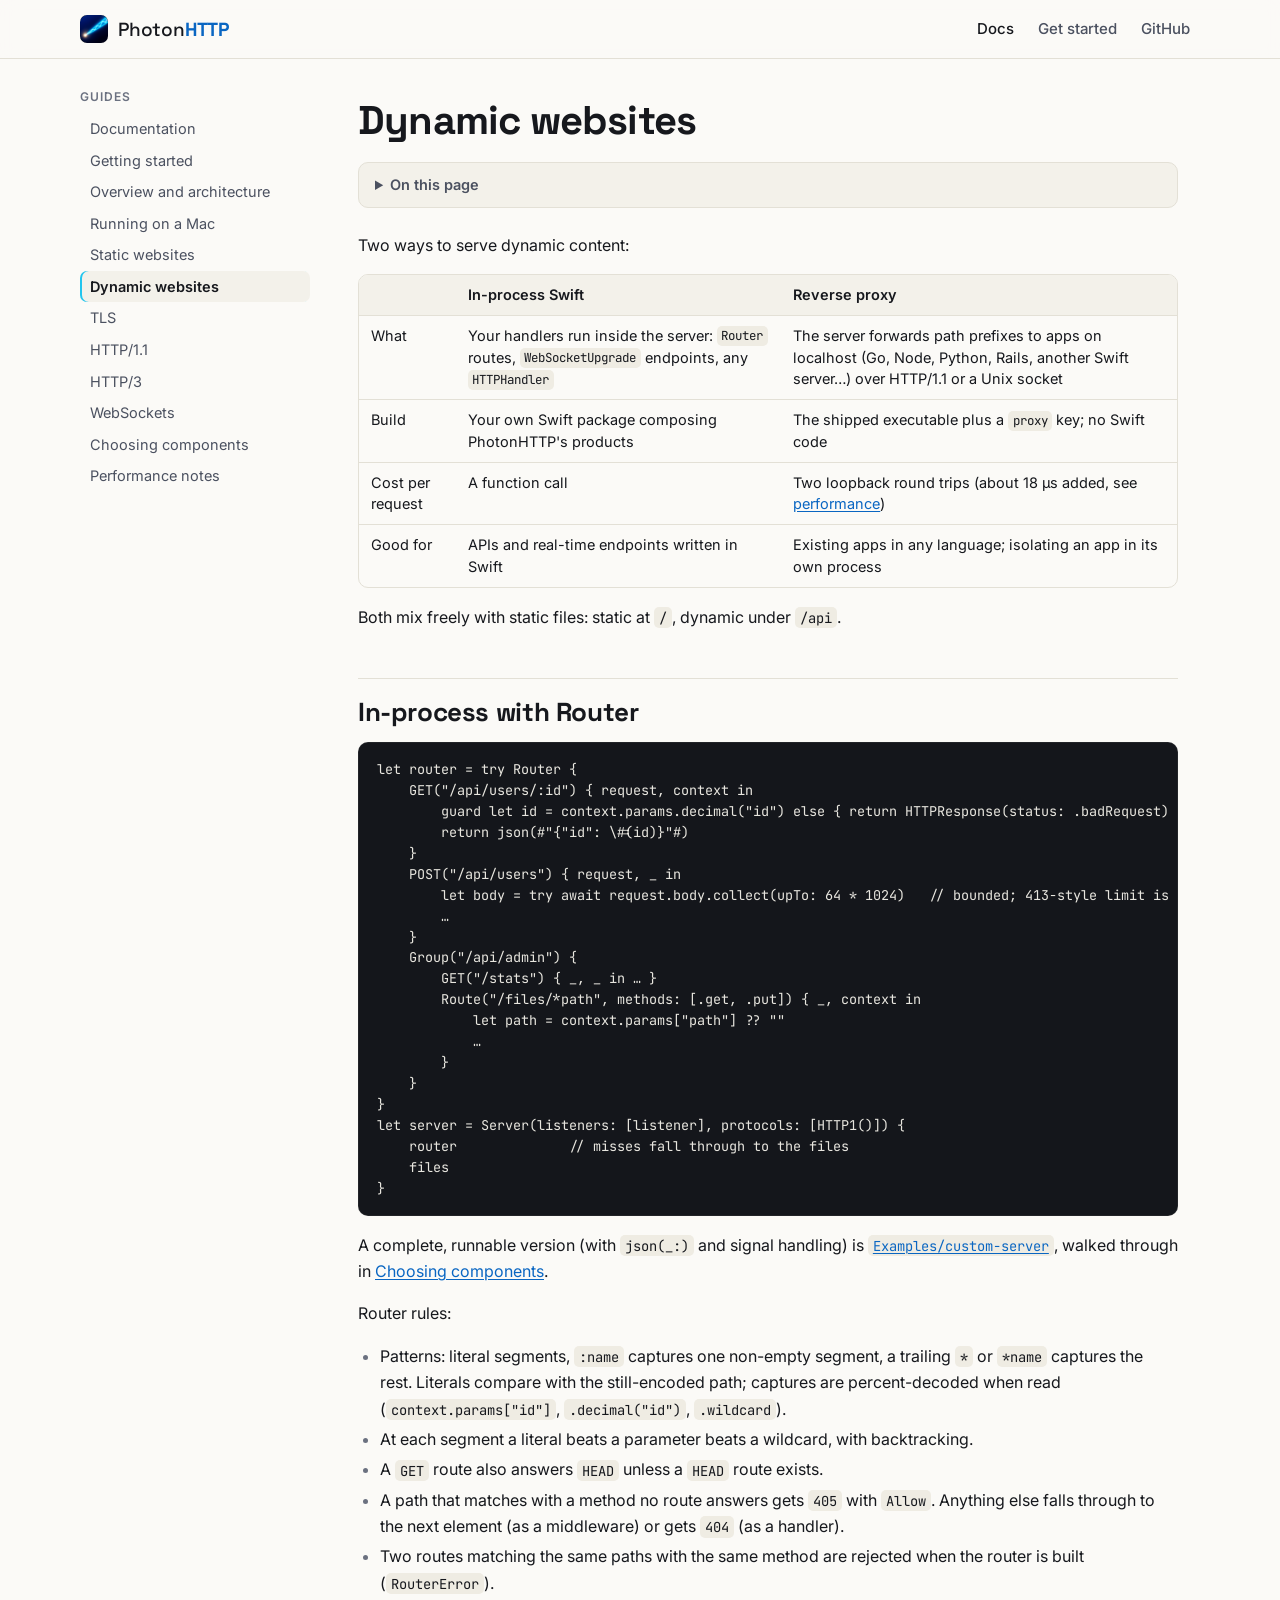
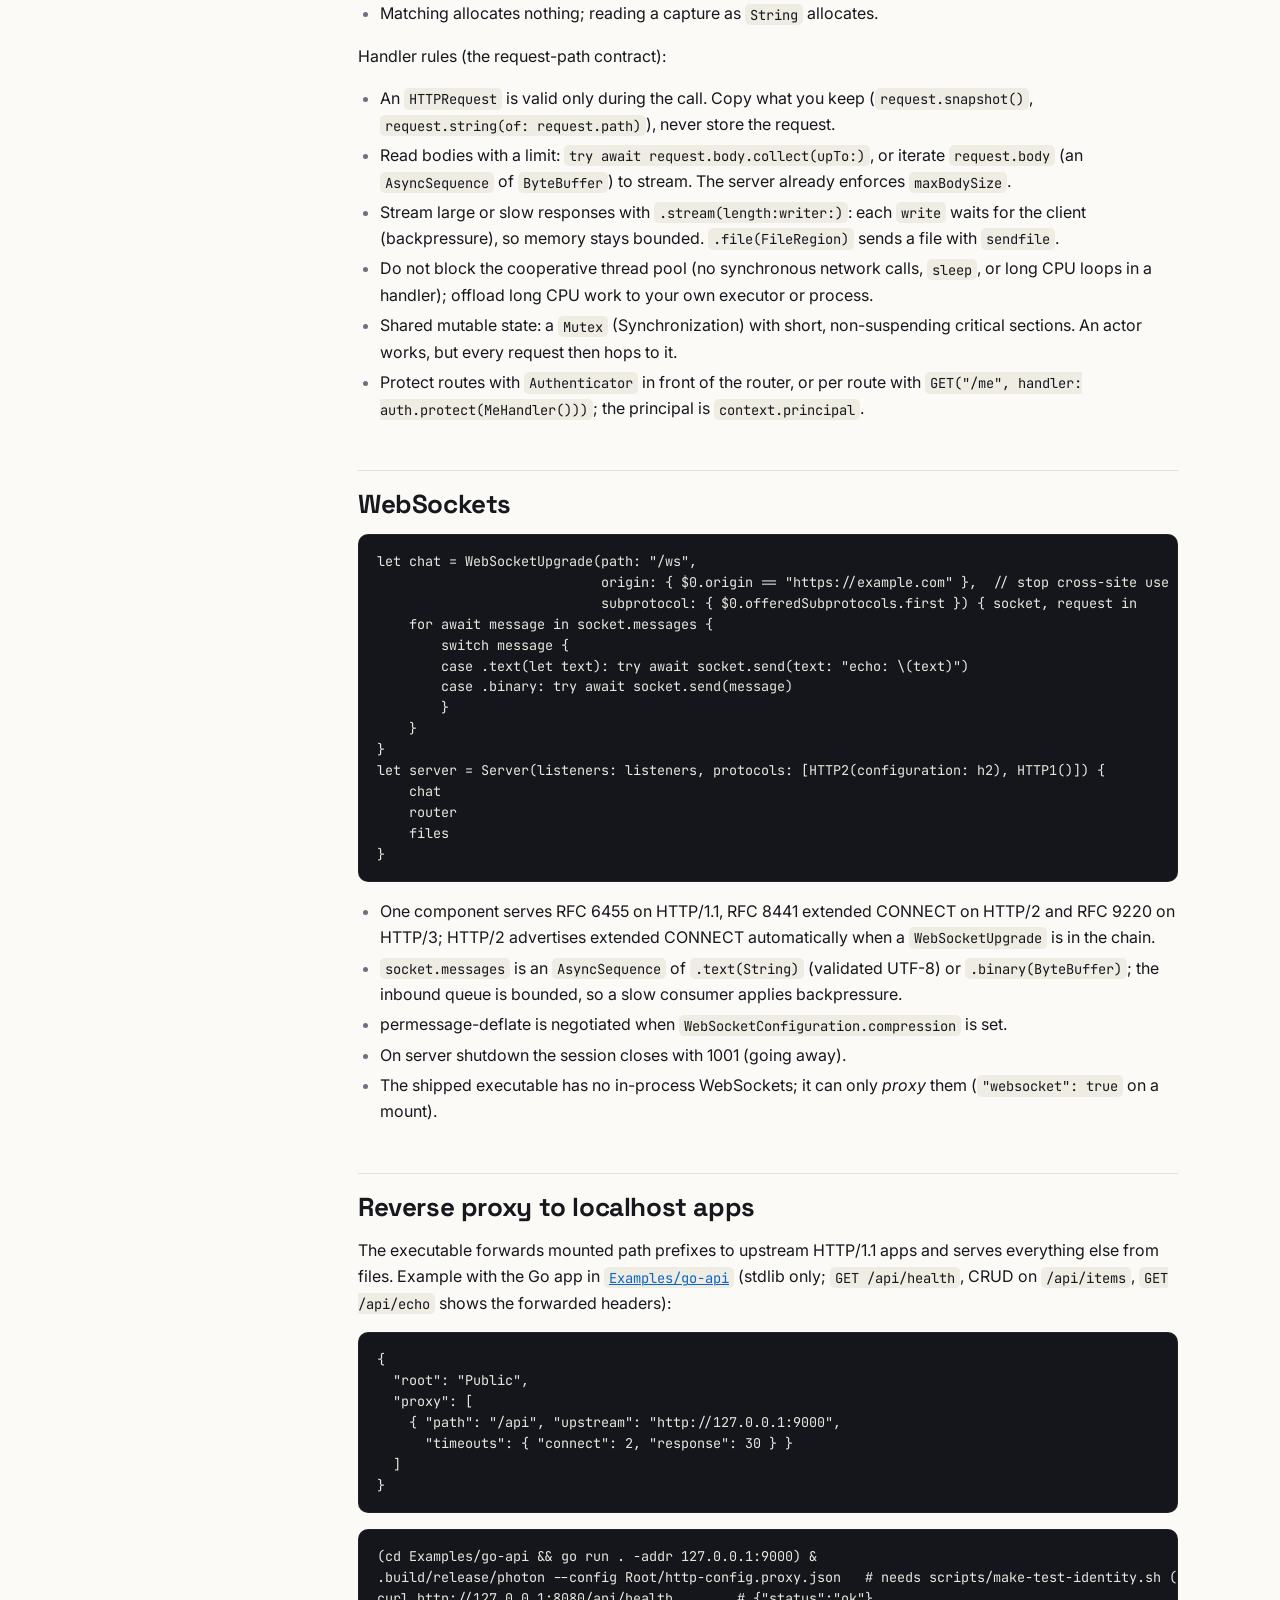
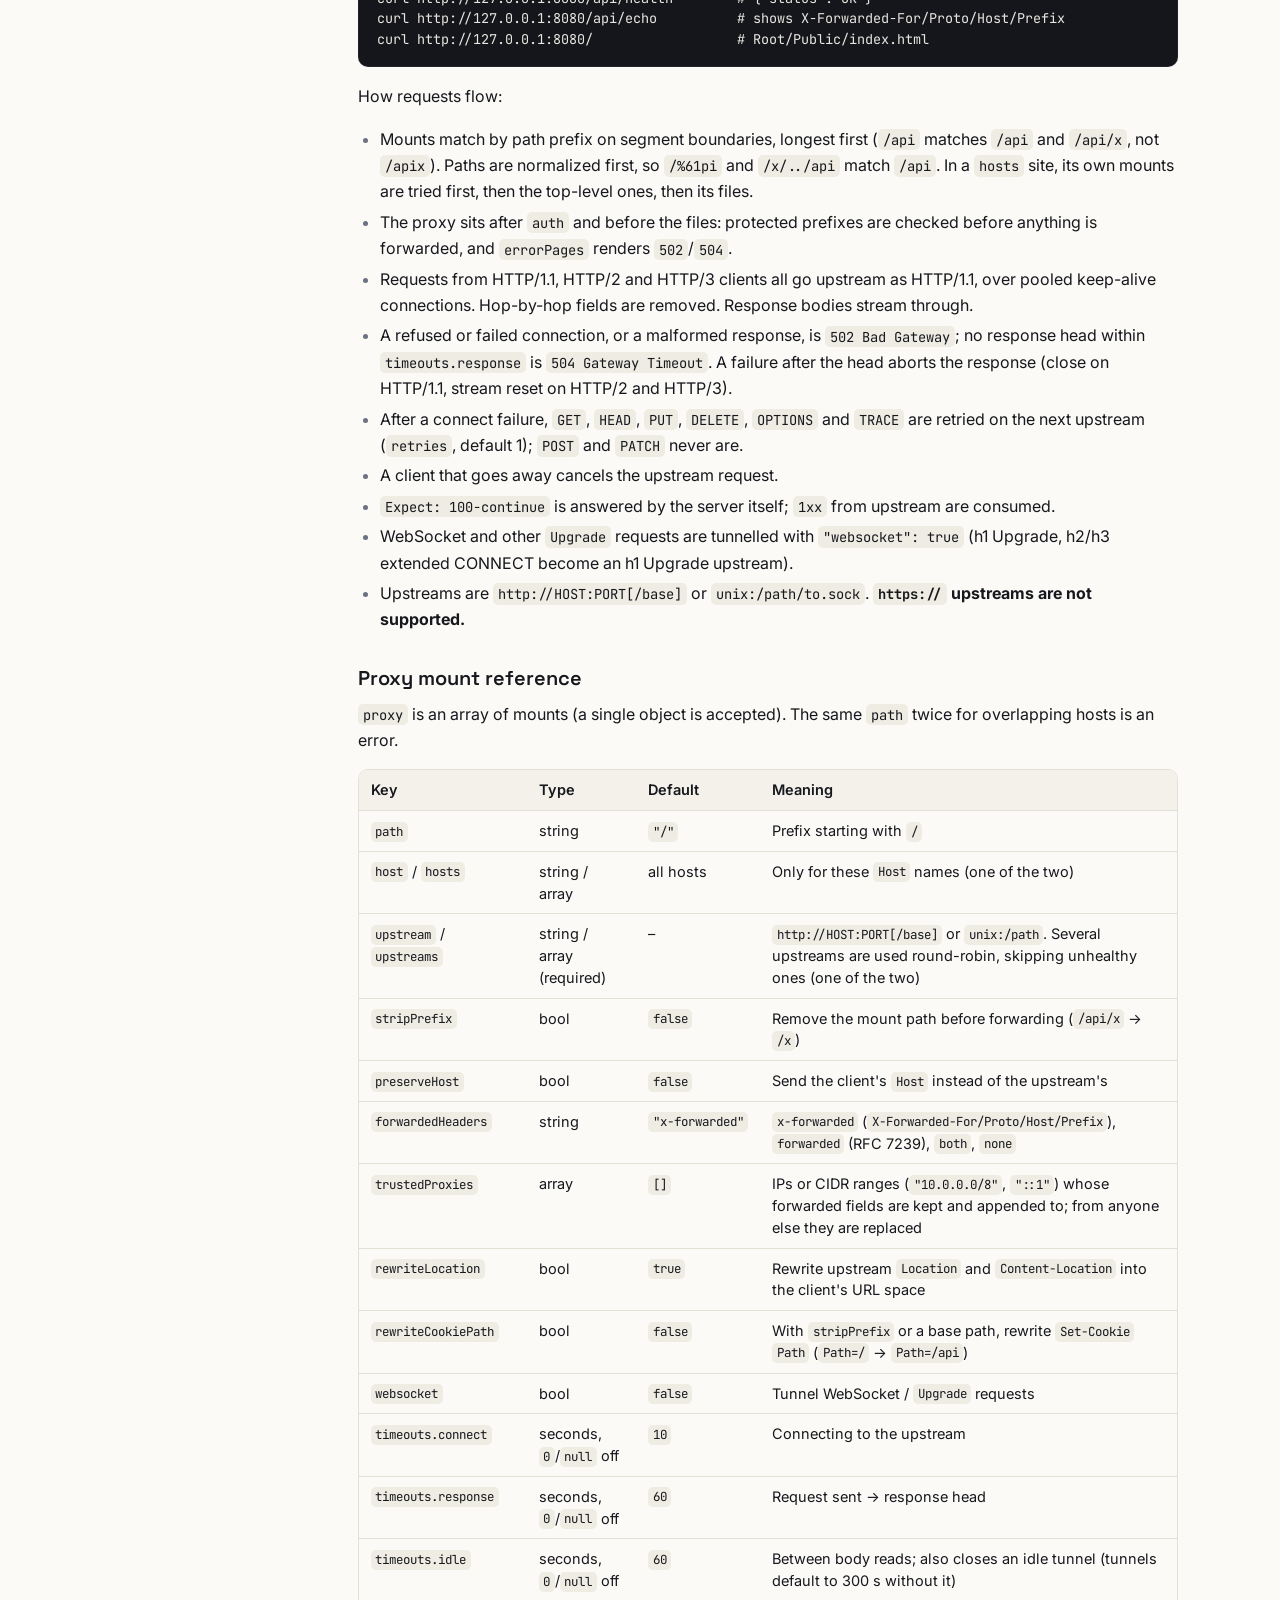
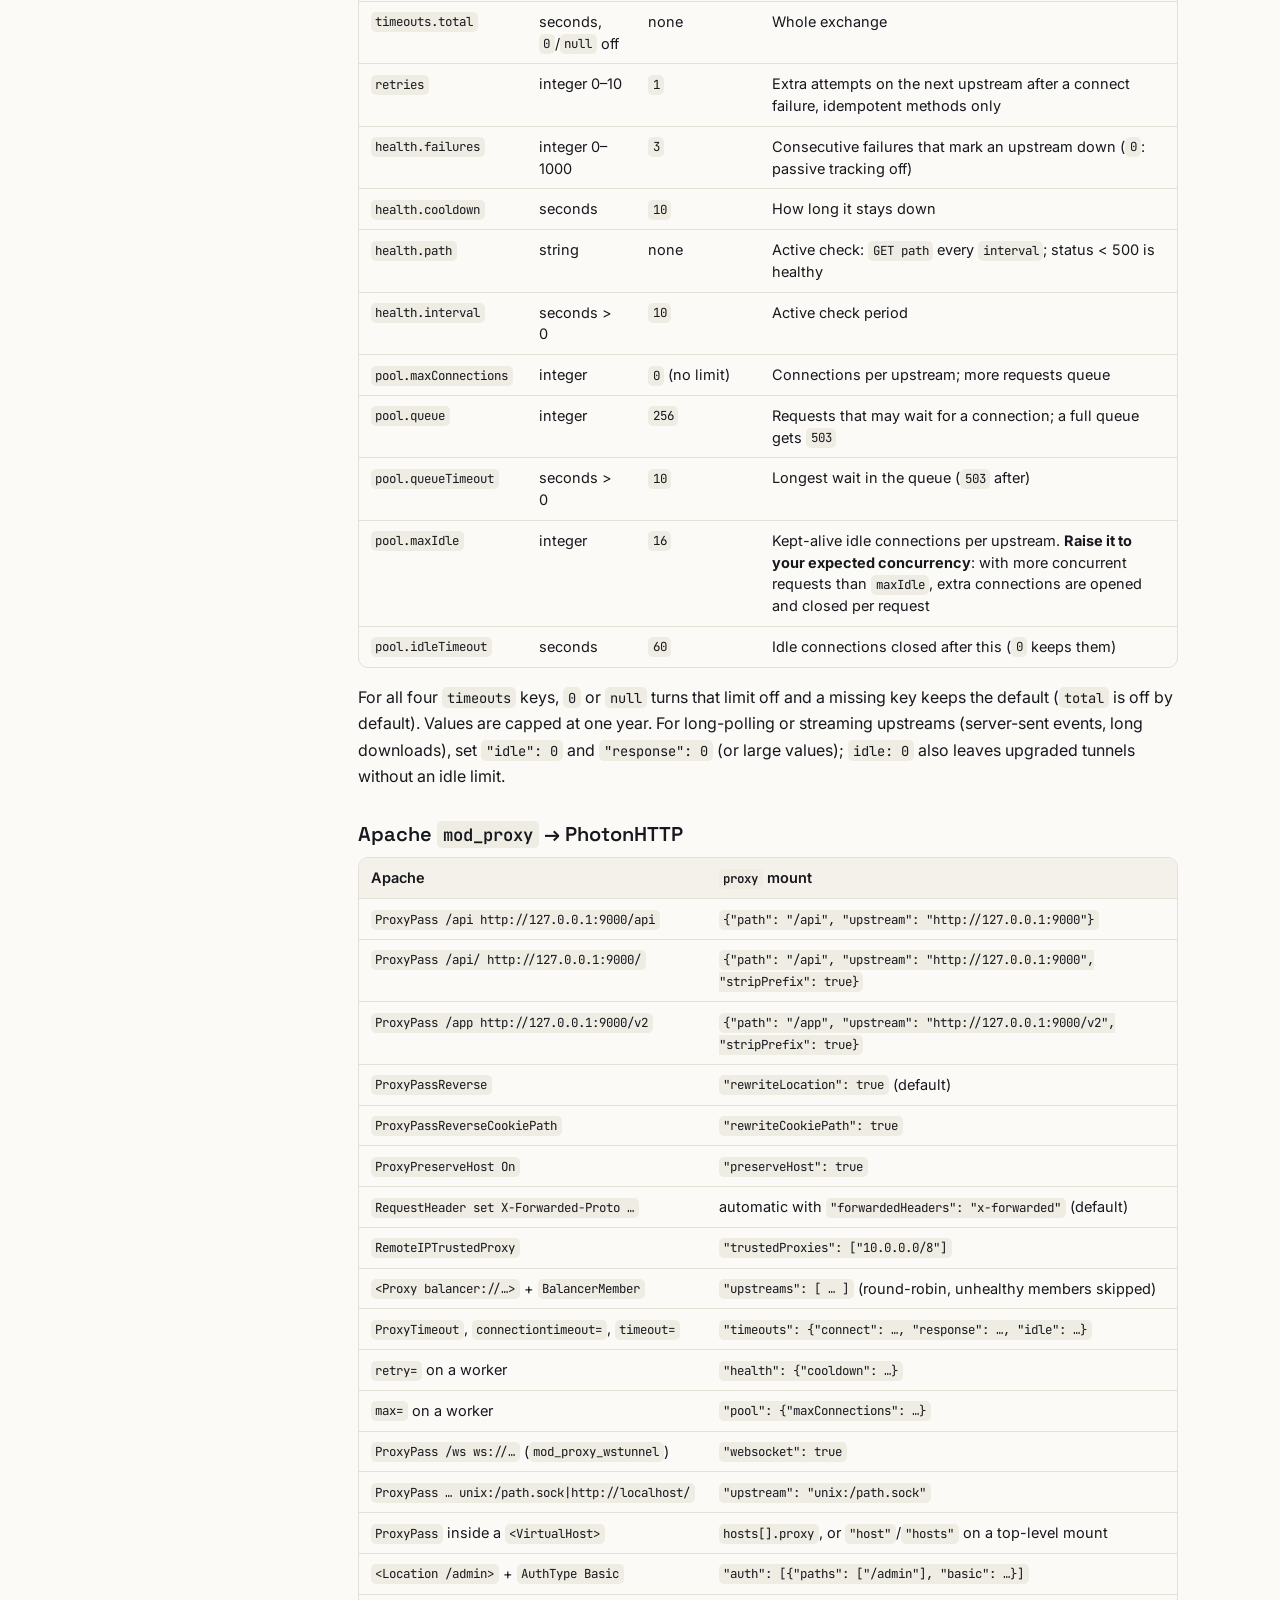
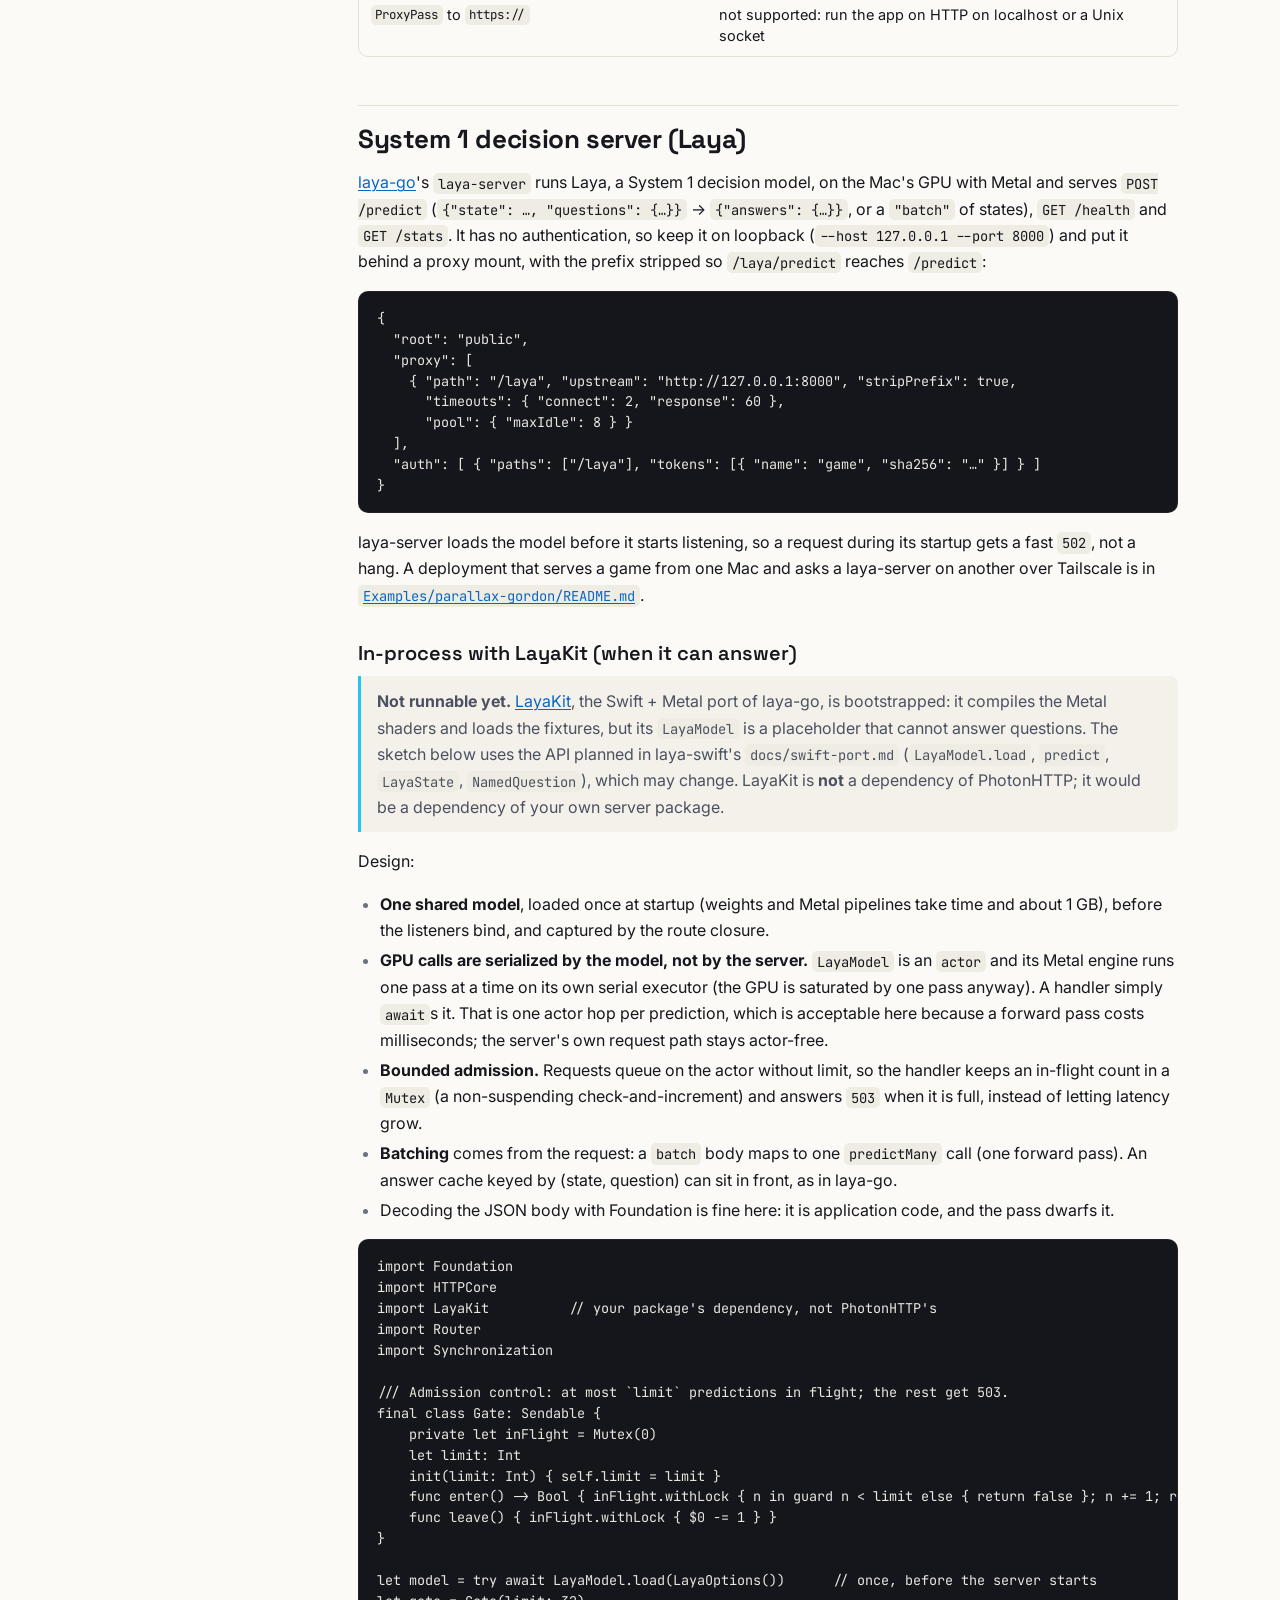
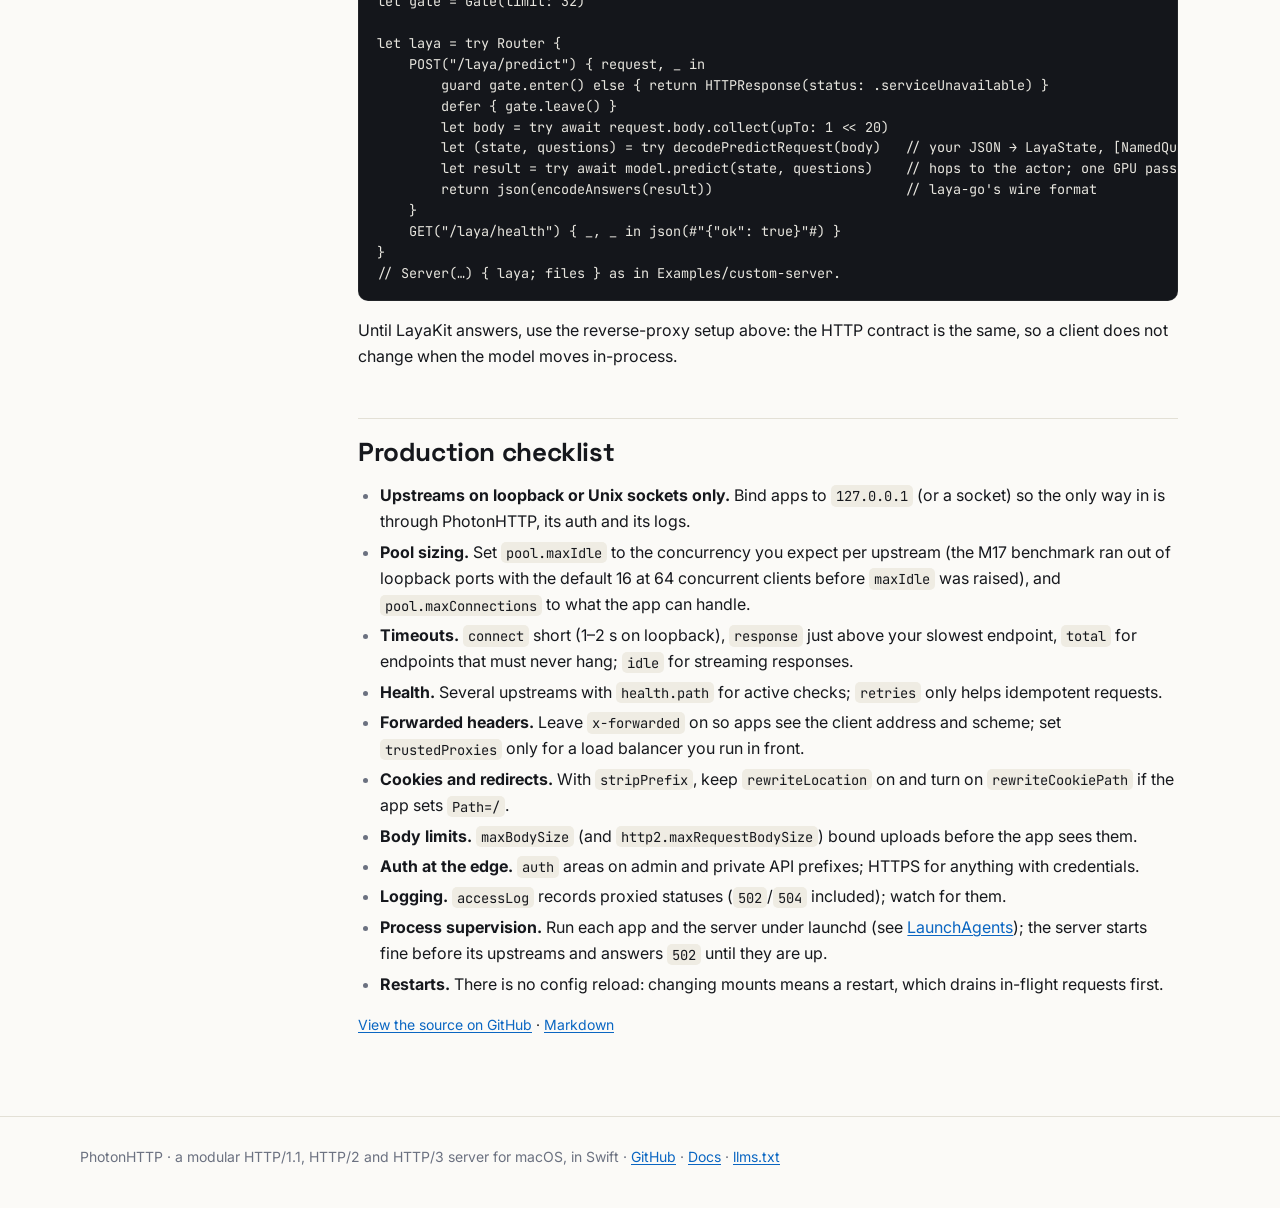
<file: Website/docs/dynamic-sites.html>
<!doctype html>
<html lang="en">
<head>
<meta charset="utf-8">
<meta name="viewport" content="width=device-width, initial-scale=1">
<title>Dynamic websites · PhotonHTTP</title>
<meta name="description" content="In-process Swift with Router and WebSockets; reverse proxy to local apps; Apache mod_proxy mapping; a production checklist.">
<link rel="canonical" href="https://photon-http.sstools.co/docs/dynamic-sites.html">
<link rel="alternate" type="text/markdown" href="dynamic-sites.md" title="Markdown">
<meta property="og:type" content="article">
<meta property="og:site_name" content="PhotonHTTP">
<meta property="og:title" content="Dynamic websites · PhotonHTTP">
<meta property="og:description" content="In-process Swift with Router and WebSockets; reverse proxy to local apps; Apache mod_proxy mapping; a production checklist.">
<meta property="og:url" content="https://photon-http.sstools.co/docs/dynamic-sites.html">
<meta property="og:image" content="https://photon-http.sstools.co/images/og.png">
<meta property="og:image:width" content="1200">
<meta property="og:image:height" content="630">
<meta property="og:image:alt" content="PhotonHTTP">
<meta name="twitter:card" content="summary_large_image">
<meta name="twitter:title" content="Dynamic websites · PhotonHTTP">
<meta name="twitter:description" content="In-process Swift with Router and WebSockets; reverse proxy to local apps; Apache mod_proxy mapping; a production checklist.">
<meta name="twitter:image" content="https://photon-http.sstools.co/images/og.png">
<link rel="icon" type="image/png" sizes="32x32" href="../images/favicon-32.png">
<link rel="apple-touch-icon" href="../images/apple-touch-icon.png">
<link rel="preconnect" href="https://fonts.googleapis.com">
<link rel="preconnect" href="https://fonts.gstatic.com" crossorigin>
<link rel="stylesheet" href="https://fonts.googleapis.com/css2?family=Inter:wght@400;500;600;700&amp;family=JetBrains+Mono:wght@400;500&amp;family=Space+Grotesk:wght@500;700&amp;display=swap">
<link rel="stylesheet" href="../assets/site.css">
<script src="../assets/site.js" defer></script>
</head>
<body class="docs">
<!-- Generated by scripts/build-website.sh from docs/guide/dynamic-sites.md. Do not edit. -->
<header class="site-header">
  <div class="wrap header-inner">
    <a class="brand" href="../"><img src="../images/logo.png" alt="" width="28" height="28" onerror="this.remove()"><span>Photon<b>HTTP</b></span></a>
    <nav class="top-nav" aria-label="Site">
      <a href="index.html" aria-current="page">Docs</a>
      <a href="getting-started.html">Get started</a>
      <a href="https://github.com/brennanMKE/PhotonHTTP" rel="noopener">GitHub</a>
    </nav>
  </div>
</header>
<div class="wrap docs-layout">
  <aside class="docs-nav" aria-label="Documentation">
    <details open>
      <summary>Guides</summary>
      <ul>
<li><a href="index.html">Documentation</a></li>
<li><a href="getting-started.html">Getting started</a></li>
<li><a href="overview.html">Overview and architecture</a></li>
<li><a href="running-on-a-mac.html">Running on a Mac</a></li>
<li><a href="static-sites.html">Static websites</a></li>
<li><a href="dynamic-sites.html" aria-current="page">Dynamic websites</a></li>
<li><a href="tls.html">TLS</a></li>
<li><a href="http1.html">HTTP/1.1</a></li>
<li><a href="http3.html">HTTP/3</a></li>
<li><a href="websockets.html">WebSockets</a></li>
<li><a href="choosing-components.html">Choosing components</a></li>
<li><a href="performance.html">Performance notes</a></li>
      </ul>
    </details>
  </aside>
  <main class="prose" id="main">
<h1 id="dynamic-websites">Dynamic websites</h1>
<details class="toc"><summary>On this page</summary><ul>
<li><a href="#in-process-with-router">In-process with Router</a></li>
<li><a href="#websockets">WebSockets</a></li>
<li><a href="#reverse-proxy-to-localhost-apps">Reverse proxy to localhost apps</a></li>
<li><a href="#system-1-decision-server-laya">System 1 decision server (Laya)</a></li>
<li><a href="#production-checklist">Production checklist</a></li>
</ul></details>
<p>Two ways to serve dynamic content:</p>
<div class="table-wrap"><table><thead><tr><th></th><th>In-process Swift</th><th>Reverse proxy</th></tr></thead><tbody><tr><td>What</td><td>Your handlers run inside the server: <code>Router</code> routes, <code>WebSocketUpgrade</code> endpoints, any <code>HTTPHandler</code></td><td>The server forwards path prefixes to apps on localhost (Go, Node, Python, Rails, another Swift server…) over HTTP/1.1 or a Unix socket</td></tr><tr><td>Build</td><td>Your own Swift package composing PhotonHTTP's products</td><td>The shipped executable plus a <code>proxy</code> key; no Swift code</td></tr><tr><td>Cost per request</td><td>A function call</td><td>Two loopback round trips (about 18 µs added, see <a href="performance.html">performance</a>)</td></tr><tr><td>Good for</td><td>APIs and real-time endpoints written in Swift</td><td>Existing apps in any language; isolating an app in its own process</td></tr></tbody></table></div>
<p>Both mix freely with static files: static at <code>/</code>, dynamic under <code>/api</code>.</p>
<h2 id="in-process-with-router"><a class="anchor" href="#in-process-with-router" aria-hidden="true">#</a>In-process with Router</h2>
<pre><code class="language-swift">let router = try Router {
    GET("/api/users/:id") { request, context in
        guard let id = context.params.decimal("id") else { return HTTPResponse(status: .badRequest) }
        return json(#"{"id": \#(id)}"#)
    }
    POST("/api/users") { request, _ in
        let body = try await request.body.collect(upTo: 64 * 1024)   // bounded; 413-style limit is yours
        …
    }
    Group("/api/admin") {
        GET("/stats") { _, _ in … }
        Route("/files/*path", methods: [.get, .put]) { _, context in
            let path = context.params["path"] ?? ""
            …
        }
    }
}
let server = Server(listeners: [listener], protocols: [HTTP1()]) {
    router              // misses fall through to the files
    files
}</code></pre>
<p>A complete, runnable version (with <code>json(_:)</code> and signal handling) is
<a href="https://github.com/brennanMKE/PhotonHTTP/blob/main/Examples/custom-server/README.md" rel="noopener"><code>Examples/custom-server</code></a>, walked through in
<a href="choosing-components.html#a-custom-server-package">Choosing components</a>.</p>
<p>Router rules:</p>
<ul>
<li>Patterns: literal segments, <code>:name</code> captures one non-empty segment, a trailing <code>*</code> or
<code>*name</code> captures the rest. Literals compare with the still-encoded path; captures are
percent-decoded when read (<code>context.params["id"]</code>, <code>.decimal("id")</code>, <code>.wildcard</code>).</li>
<li>At each segment a literal beats a parameter beats a wildcard, with backtracking.</li>
<li>A <code>GET</code> route also answers <code>HEAD</code> unless a <code>HEAD</code> route exists.</li>
<li>A path that matches with a method no route answers gets <code>405</code> with <code>Allow</code>. Anything else
falls through to the next element (as a middleware) or gets <code>404</code> (as a handler).</li>
<li>Two routes matching the same paths with the same method are rejected when the router is
built (<code>RouterError</code>).</li>
<li>Matching allocates nothing; reading a capture as <code>String</code> allocates.</li>
</ul>
<p>Handler rules (the request-path contract):</p>
<ul>
<li>An <code>HTTPRequest</code> is valid only during the call. Copy what you keep (<code>request.snapshot()</code>,
<code>request.string(of: request.path)</code>), never store the request.</li>
<li>Read bodies with a limit: <code>try await request.body.collect(upTo:)</code>, or iterate
<code>request.body</code> (an <code>AsyncSequence</code> of <code>ByteBuffer</code>) to stream. The server already enforces
<code>maxBodySize</code>.</li>
<li>Stream large or slow responses with <code>.stream(length:writer:)</code>: each <code>write</code> waits for the
client (backpressure), so memory stays bounded. <code>.file(FileRegion)</code> sends a file with
<code>sendfile</code>.</li>
<li>Do not block the cooperative thread pool (no synchronous network calls, <code>sleep</code>, or long CPU
loops in a handler); offload long CPU work to your own executor or process.</li>
<li>Shared mutable state: a <code>Mutex</code> (Synchronization) with short, non-suspending critical
sections. An actor works, but every request then hops to it.</li>
<li>Protect routes with <code>Authenticator</code> in front of the router, or per route with
<code>GET("/me", handler: auth.protect(MeHandler()))</code>; the principal is <code>context.principal</code>.</li>
</ul>
<h2 id="websockets"><a class="anchor" href="#websockets" aria-hidden="true">#</a>WebSockets</h2>
<pre><code class="language-swift">let chat = WebSocketUpgrade(path: "/ws",
                            origin: { $0.origin == "https://example.com" },  // stop cross-site use
                            subprotocol: { $0.offeredSubprotocols.first }) { socket, request in
    for await message in socket.messages {
        switch message {
        case .text(let text): try await socket.send(text: "echo: \(text)")
        case .binary: try await socket.send(message)
        }
    }
}
let server = Server(listeners: listeners, protocols: [HTTP2(configuration: h2), HTTP1()]) {
    chat
    router
    files
}</code></pre>
<ul>
<li>One component serves RFC 6455 on HTTP/1.1, RFC 8441 extended CONNECT on HTTP/2 and RFC 9220
on HTTP/3; HTTP/2 advertises extended CONNECT automatically when a <code>WebSocketUpgrade</code> is in
the chain.</li>
<li><code>socket.messages</code> is an <code>AsyncSequence</code> of <code>.text(String)</code> (validated UTF-8) or
<code>.binary(ByteBuffer)</code>; the inbound queue is bounded, so a slow consumer applies backpressure.</li>
<li>permessage-deflate is negotiated when <code>WebSocketConfiguration.compression</code> is set.</li>
<li>On server shutdown the session closes with 1001 (going away).</li>
<li>The shipped executable has no in-process WebSockets; it can only <em>proxy</em> them
(<code>"websocket": true</code> on a mount).</li>
</ul>
<h2 id="reverse-proxy-to-localhost-apps"><a class="anchor" href="#reverse-proxy-to-localhost-apps" aria-hidden="true">#</a>Reverse proxy to localhost apps</h2>
<p>The executable forwards mounted path prefixes to upstream HTTP/1.1 apps and serves everything
else from files. Example with the Go app in <a href="https://github.com/brennanMKE/PhotonHTTP/blob/main/Examples/go-api/main.go" rel="noopener"><code>Examples/go-api</code></a>
(stdlib only; <code>GET /api/health</code>, CRUD on <code>/api/items</code>, <code>GET /api/echo</code> shows the forwarded
headers):</p>
<pre><code class="language-json">{
  "root": "Public",
  "proxy": [
    { "path": "/api", "upstream": "http://127.0.0.1:9000",
      "timeouts": { "connect": 2, "response": 30 } }
  ]
}</code></pre>
<pre><code class="language-bash">(cd Examples/go-api &amp;&amp; go run . -addr 127.0.0.1:9000) &amp;
.build/release/photon --config Root/http-config.proxy.json   # needs scripts/make-test-identity.sh (TLS)
curl http://127.0.0.1:8080/api/health        # {"status":"ok"}
curl http://127.0.0.1:8080/api/echo          # shows X-Forwarded-For/Proto/Host/Prefix
curl http://127.0.0.1:8080/                  # Root/Public/index.html</code></pre>
<p>How requests flow:</p>
<ul>
<li>Mounts match by path prefix on segment boundaries, longest first (<code>/api</code> matches <code>/api</code> and
<code>/api/x</code>, not <code>/apix</code>). Paths are normalized first, so <code>/%61pi</code> and <code>/x/../api</code> match <code>/api</code>.
In a <code>hosts</code> site, its own mounts are tried first, then the top-level ones, then its files.</li>
<li>The proxy sits after <code>auth</code> and before the files: protected prefixes are checked before
anything is forwarded, and <code>errorPages</code> renders <code>502</code>/<code>504</code>.</li>
<li>Requests from HTTP/1.1, HTTP/2 and HTTP/3 clients all go upstream as HTTP/1.1, over pooled
keep-alive connections. Hop-by-hop fields are removed. Response bodies stream through.</li>
<li>A refused or failed connection, or a malformed response, is <code>502 Bad Gateway</code>; no response
head within <code>timeouts.response</code> is <code>504 Gateway Timeout</code>. A failure after the head aborts the
response (close on HTTP/1.1, stream reset on HTTP/2 and HTTP/3).</li>
<li>After a connect failure, <code>GET</code>, <code>HEAD</code>, <code>PUT</code>, <code>DELETE</code>, <code>OPTIONS</code> and <code>TRACE</code> are retried on
the next upstream (<code>retries</code>, default 1); <code>POST</code> and <code>PATCH</code> never are.</li>
<li>A client that goes away cancels the upstream request.</li>
<li><code>Expect: 100-continue</code> is answered by the server itself; <code>1xx</code> from upstream are consumed.</li>
<li>WebSocket and other <code>Upgrade</code> requests are tunnelled with <code>"websocket": true</code> (h1 Upgrade,
h2/h3 extended CONNECT become an h1 Upgrade upstream).</li>
<li>Upstreams are <code>http://HOST:PORT[/base]</code> or <code>unix:/path/to.sock</code>. <strong><code>https://</code> upstreams are
not supported.</strong></li>
</ul>
<h3 id="proxy-mount-reference"><a class="anchor" href="#proxy-mount-reference" aria-hidden="true">#</a>Proxy mount reference</h3>
<p><code>proxy</code> is an array of mounts (a single object is accepted). The same <code>path</code> twice for
overlapping hosts is an error.</p>
<div class="table-wrap"><table><thead><tr><th>Key</th><th>Type</th><th>Default</th><th>Meaning</th></tr></thead><tbody><tr><td><code>path</code></td><td>string</td><td><code>"/"</code></td><td>Prefix starting with <code>/</code></td></tr><tr><td><code>host</code> / <code>hosts</code></td><td>string / array</td><td>all hosts</td><td>Only for these <code>Host</code> names (one of the two)</td></tr><tr><td><code>upstream</code> / <code>upstreams</code></td><td>string / array (required)</td><td>–</td><td><code>http://HOST:PORT[/base]</code> or <code>unix:/path</code>. Several upstreams are used round-robin, skipping unhealthy ones (one of the two)</td></tr><tr><td><code>stripPrefix</code></td><td>bool</td><td><code>false</code></td><td>Remove the mount path before forwarding (<code>/api/x</code> → <code>/x</code>)</td></tr><tr><td><code>preserveHost</code></td><td>bool</td><td><code>false</code></td><td>Send the client's <code>Host</code> instead of the upstream's</td></tr><tr><td><code>forwardedHeaders</code></td><td>string</td><td><code>"x-forwarded"</code></td><td><code>x-forwarded</code> (<code>X-Forwarded-For/Proto/Host/Prefix</code>), <code>forwarded</code> (RFC 7239), <code>both</code>, <code>none</code></td></tr><tr><td><code>trustedProxies</code></td><td>array</td><td><code>[]</code></td><td>IPs or CIDR ranges (<code>"10.0.0.0/8"</code>, <code>"::1"</code>) whose forwarded fields are kept and appended to; from anyone else they are replaced</td></tr><tr><td><code>rewriteLocation</code></td><td>bool</td><td><code>true</code></td><td>Rewrite upstream <code>Location</code> and <code>Content-Location</code> into the client's URL space</td></tr><tr><td><code>rewriteCookiePath</code></td><td>bool</td><td><code>false</code></td><td>With <code>stripPrefix</code> or a base path, rewrite <code>Set-Cookie</code> <code>Path</code> (<code>Path=/</code> → <code>Path=/api</code>)</td></tr><tr><td><code>websocket</code></td><td>bool</td><td><code>false</code></td><td>Tunnel WebSocket / <code>Upgrade</code> requests</td></tr><tr><td><code>timeouts.connect</code></td><td>seconds, <code>0</code>/<code>null</code> off</td><td><code>10</code></td><td>Connecting to the upstream</td></tr><tr><td><code>timeouts.response</code></td><td>seconds, <code>0</code>/<code>null</code> off</td><td><code>60</code></td><td>Request sent → response head</td></tr><tr><td><code>timeouts.idle</code></td><td>seconds, <code>0</code>/<code>null</code> off</td><td><code>60</code></td><td>Between body reads; also closes an idle tunnel (tunnels default to 300 s without it)</td></tr><tr><td><code>timeouts.total</code></td><td>seconds, <code>0</code>/<code>null</code> off</td><td>none</td><td>Whole exchange</td></tr><tr><td><code>retries</code></td><td>integer 0–10</td><td><code>1</code></td><td>Extra attempts on the next upstream after a connect failure, idempotent methods only</td></tr><tr><td><code>health.failures</code></td><td>integer 0–1000</td><td><code>3</code></td><td>Consecutive failures that mark an upstream down (<code>0</code>: passive tracking off)</td></tr><tr><td><code>health.cooldown</code></td><td>seconds</td><td><code>10</code></td><td>How long it stays down</td></tr><tr><td><code>health.path</code></td><td>string</td><td>none</td><td>Active check: <code>GET path</code> every <code>interval</code>; status &lt; 500 is healthy</td></tr><tr><td><code>health.interval</code></td><td>seconds &gt; 0</td><td><code>10</code></td><td>Active check period</td></tr><tr><td><code>pool.maxConnections</code></td><td>integer</td><td><code>0</code> (no limit)</td><td>Connections per upstream; more requests queue</td></tr><tr><td><code>pool.queue</code></td><td>integer</td><td><code>256</code></td><td>Requests that may wait for a connection; a full queue gets <code>503</code></td></tr><tr><td><code>pool.queueTimeout</code></td><td>seconds &gt; 0</td><td><code>10</code></td><td>Longest wait in the queue (<code>503</code> after)</td></tr><tr><td><code>pool.maxIdle</code></td><td>integer</td><td><code>16</code></td><td>Kept-alive idle connections per upstream. <strong>Raise it to your expected concurrency</strong>: with more concurrent requests than <code>maxIdle</code>, extra connections are opened and closed per request</td></tr><tr><td><code>pool.idleTimeout</code></td><td>seconds</td><td><code>60</code></td><td>Idle connections closed after this (<code>0</code> keeps them)</td></tr></tbody></table></div>
<p>For all four <code>timeouts</code> keys, <code>0</code> or <code>null</code> turns that limit off and a missing key keeps the
default (<code>total</code> is off by default). Values are capped at one year. For long-polling or
streaming upstreams (server-sent events, long downloads), set <code>"idle": 0</code> and <code>"response": 0</code>
(or large values); <code>idle: 0</code> also leaves upgraded tunnels without an idle limit.</p>
<h3 id="apache-mod_proxy--photonhttp"><a class="anchor" href="#apache-mod_proxy--photonhttp" aria-hidden="true">#</a>Apache <code>mod_proxy</code> → PhotonHTTP</h3>
<div class="table-wrap"><table><thead><tr><th>Apache</th><th><code>proxy</code> mount</th></tr></thead><tbody><tr><td><code>ProxyPass /api http://127.0.0.1:9000/api</code></td><td><code>{"path": "/api", "upstream": "http://127.0.0.1:9000"}</code></td></tr><tr><td><code>ProxyPass /api/ http://127.0.0.1:9000/</code></td><td><code>{"path": "/api", "upstream": "http://127.0.0.1:9000", "stripPrefix": true}</code></td></tr><tr><td><code>ProxyPass /app http://127.0.0.1:9000/v2</code></td><td><code>{"path": "/app", "upstream": "http://127.0.0.1:9000/v2", "stripPrefix": true}</code></td></tr><tr><td><code>ProxyPassReverse</code></td><td><code>"rewriteLocation": true</code> (default)</td></tr><tr><td><code>ProxyPassReverseCookiePath</code></td><td><code>"rewriteCookiePath": true</code></td></tr><tr><td><code>ProxyPreserveHost On</code></td><td><code>"preserveHost": true</code></td></tr><tr><td><code>RequestHeader set X-Forwarded-Proto …</code></td><td>automatic with <code>"forwardedHeaders": "x-forwarded"</code> (default)</td></tr><tr><td><code>RemoteIPTrustedProxy</code></td><td><code>"trustedProxies": ["10.0.0.0/8"]</code></td></tr><tr><td><code>&lt;Proxy balancer://…&gt;</code> + <code>BalancerMember</code></td><td><code>"upstreams": [ … ]</code> (round-robin, unhealthy members skipped)</td></tr><tr><td><code>ProxyTimeout</code>, <code>connectiontimeout=</code>, <code>timeout=</code></td><td><code>"timeouts": {"connect": …, "response": …, "idle": …}</code></td></tr><tr><td><code>retry=</code> on a worker</td><td><code>"health": {"cooldown": …}</code></td></tr><tr><td><code>max=</code> on a worker</td><td><code>"pool": {"maxConnections": …}</code></td></tr><tr><td><code>ProxyPass /ws ws://…</code> (<code>mod_proxy_wstunnel</code>)</td><td><code>"websocket": true</code></td></tr><tr><td><code>ProxyPass … unix:/path.sock|http://localhost/</code></td><td><code>"upstream": "unix:/path.sock"</code></td></tr><tr><td><code>ProxyPass</code> inside a <code>&lt;VirtualHost&gt;</code></td><td><code>hosts[].proxy</code>, or <code>"host"</code>/<code>"hosts"</code> on a top-level mount</td></tr><tr><td><code>&lt;Location /admin&gt;</code> + <code>AuthType Basic</code></td><td><code>"auth": [{"paths": ["/admin"], "basic": …}]</code></td></tr><tr><td><code>ProxyPass</code> to <code>https://</code></td><td>not supported: run the app on HTTP on localhost or a Unix socket</td></tr></tbody></table></div>
<h2 id="system-1-decision-server-laya"><a class="anchor" href="#system-1-decision-server-laya" aria-hidden="true">#</a>System 1 decision server (Laya)</h2>
<p><a href="https://github.com/brennanMKE/laya-go" rel="noopener">laya-go</a>'s <code>laya-server</code> runs Laya, a System 1 decision
model, on the Mac's GPU with Metal and serves <code>POST /predict</code> (<code>{"state": …, "questions": {…}}</code>
→ <code>{"answers": {…}}</code>, or a <code>"batch"</code> of states), <code>GET /health</code> and <code>GET /stats</code>. It has no
authentication, so keep it on loopback (<code>--host 127.0.0.1 --port 8000</code>) and put it behind a
proxy mount, with the prefix stripped so <code>/laya/predict</code> reaches <code>/predict</code>:</p>
<pre><code class="language-json">{
  "root": "public",
  "proxy": [
    { "path": "/laya", "upstream": "http://127.0.0.1:8000", "stripPrefix": true,
      "timeouts": { "connect": 2, "response": 60 },
      "pool": { "maxIdle": 8 } }
  ],
  "auth": [ { "paths": ["/laya"], "tokens": [{ "name": "game", "sha256": "…" }] } ]
}</code></pre>
<p>laya-server loads the model before it starts listening, so a request during its startup gets a
fast <code>502</code>, not a hang. A deployment that serves a game from one Mac and asks a laya-server on
another over Tailscale is in
<a href="https://github.com/brennanMKE/PhotonHTTP/blob/main/Examples/parallax-gordon/README.md" rel="noopener"><code>Examples/parallax-gordon/README.md</code></a>.</p>
<h3 id="in-process-with-layakit-when-it-can-answer"><a class="anchor" href="#in-process-with-layakit-when-it-can-answer" aria-hidden="true">#</a>In-process with LayaKit (when it can answer)</h3>
<blockquote>
<p><strong>Not runnable yet.</strong> <a href="https://github.com/brennanMKE/laya-swift" rel="noopener">LayaKit</a>, the Swift + Metal
port of laya-go, is bootstrapped: it compiles the Metal shaders and loads the fixtures, but its
<code>LayaModel</code> is a placeholder that cannot answer questions. The sketch below uses the API
planned in laya-swift's <code>docs/swift-port.md</code> (<code>LayaModel.load</code>, <code>predict</code>, <code>LayaState</code>,
<code>NamedQuestion</code>), which may change. LayaKit is <strong>not</strong> a dependency of PhotonHTTP; it
would be a dependency of your own server package.</p>
</blockquote>
<p>Design:</p>
<ul>
<li><strong>One shared model</strong>, loaded once at startup (weights and Metal pipelines take time and about
1 GB), before the listeners bind, and captured by the route closure.</li>
<li><strong>GPU calls are serialized by the model, not by the server.</strong> <code>LayaModel</code> is an <code>actor</code> and
its Metal engine runs one pass at a time on its own serial executor (the GPU is saturated by
one pass anyway). A handler simply <code>await</code>s it. That is one actor hop per prediction, which is
acceptable here because a forward pass costs milliseconds; the server's own request path
stays actor-free.</li>
<li><strong>Bounded admission.</strong> Requests queue on the actor without limit, so the handler keeps an
in-flight count in a <code>Mutex</code> (a non-suspending check-and-increment) and answers <code>503</code> when it
is full, instead of letting latency grow.</li>
<li><strong>Batching</strong> comes from the request: a <code>batch</code> body maps to one <code>predictMany</code> call (one
forward pass). An answer cache keyed by (state, question) can sit in front, as in laya-go.</li>
<li>Decoding the JSON body with Foundation is fine here: it is application code, and the pass
dwarfs it.</li>
</ul>
<pre><code class="language-swift">import Foundation
import HTTPCore
import LayaKit          // your package's dependency, not PhotonHTTP's
import Router
import Synchronization

/// Admission control: at most `limit` predictions in flight; the rest get 503.
final class Gate: Sendable {
    private let inFlight = Mutex(0)
    let limit: Int
    init(limit: Int) { self.limit = limit }
    func enter() -&gt; Bool { inFlight.withLock { n in guard n &lt; limit else { return false }; n += 1; return true } }
    func leave() { inFlight.withLock { $0 -= 1 } }
}

let model = try await LayaModel.load(LayaOptions())      // once, before the server starts
let gate = Gate(limit: 32)

let laya = try Router {
    POST("/laya/predict") { request, _ in
        guard gate.enter() else { return HTTPResponse(status: .serviceUnavailable) }
        defer { gate.leave() }
        let body = try await request.body.collect(upTo: 1 &lt;&lt; 20)
        let (state, questions) = try decodePredictRequest(body)   // your JSON → LayaState, [NamedQuestion]
        let result = try await model.predict(state, questions)    // hops to the actor; one GPU pass
        return json(encodeAnswers(result))                        // laya-go's wire format
    }
    GET("/laya/health") { _, _ in json(#"{"ok": true}"#) }
}
// Server(…) { laya; files } as in Examples/custom-server.</code></pre>
<p>Until LayaKit answers, use the reverse-proxy setup above: the HTTP contract is the same, so a
client does not change when the model moves in-process.</p>
<h2 id="production-checklist"><a class="anchor" href="#production-checklist" aria-hidden="true">#</a>Production checklist</h2>
<ul>
<li><strong>Upstreams on loopback or Unix sockets only.</strong> Bind apps to <code>127.0.0.1</code> (or a socket) so
the only way in is through PhotonHTTP, its auth and its logs.</li>
<li><strong>Pool sizing.</strong> Set <code>pool.maxIdle</code> to the concurrency you expect per upstream (the M17
benchmark ran out of loopback ports with the default 16 at 64 concurrent clients before
<code>maxIdle</code> was raised), and <code>pool.maxConnections</code> to what the app can handle.</li>
<li><strong>Timeouts.</strong> <code>connect</code> short (1–2 s on loopback), <code>response</code> just above your slowest
endpoint, <code>total</code> for endpoints that must never hang; <code>idle</code> for streaming responses.</li>
<li><strong>Health.</strong> Several upstreams with <code>health.path</code> for active checks; <code>retries</code> only helps
idempotent requests.</li>
<li><strong>Forwarded headers.</strong> Leave <code>x-forwarded</code> on so apps see the client address and scheme;
set <code>trustedProxies</code> only for a load balancer you run in front.</li>
<li><strong>Cookies and redirects.</strong> With <code>stripPrefix</code>, keep <code>rewriteLocation</code> on and turn on
<code>rewriteCookiePath</code> if the app sets <code>Path=/</code>.</li>
<li><strong>Body limits.</strong> <code>maxBodySize</code> (and <code>http2.maxRequestBodySize</code>) bound uploads before the app
sees them.</li>
<li><strong>Auth at the edge.</strong> <code>auth</code> areas on admin and private API prefixes; HTTPS for anything
with credentials.</li>
<li><strong>Logging.</strong> <code>accessLog</code> records proxied statuses (<code>502</code>/<code>504</code> included); watch for them.</li>
<li><strong>Process supervision.</strong> Run each app and the server under launchd (see
<a href="running-on-a-mac.html#running-as-a-launchagent">LaunchAgents</a>); the server starts fine before
its upstreams and answers <code>502</code> until they are up.</li>
<li><strong>Restarts.</strong> There is no config reload: changing mounts means a restart, which drains
in-flight requests first.</li>
</ul>
    <p class="edit-link"><a href="https://github.com/brennanMKE/PhotonHTTP/blob/main/docs/guide/dynamic-sites.md" rel="noopener">View the source on GitHub</a> · <a href="dynamic-sites.md">Markdown</a></p>
  </main>
</div>
<footer class="site-footer">
  <div class="wrap">
    <p>PhotonHTTP · a modular HTTP/1.1, HTTP/2 and HTTP/3 server for macOS, in Swift ·
    <a href="https://github.com/brennanMKE/PhotonHTTP" rel="noopener">GitHub</a> · <a href="index.html">Docs</a> ·
    <a href="../llms.txt">llms.txt</a></p>
  </div>
</footer>
</body>
</html>
</file>
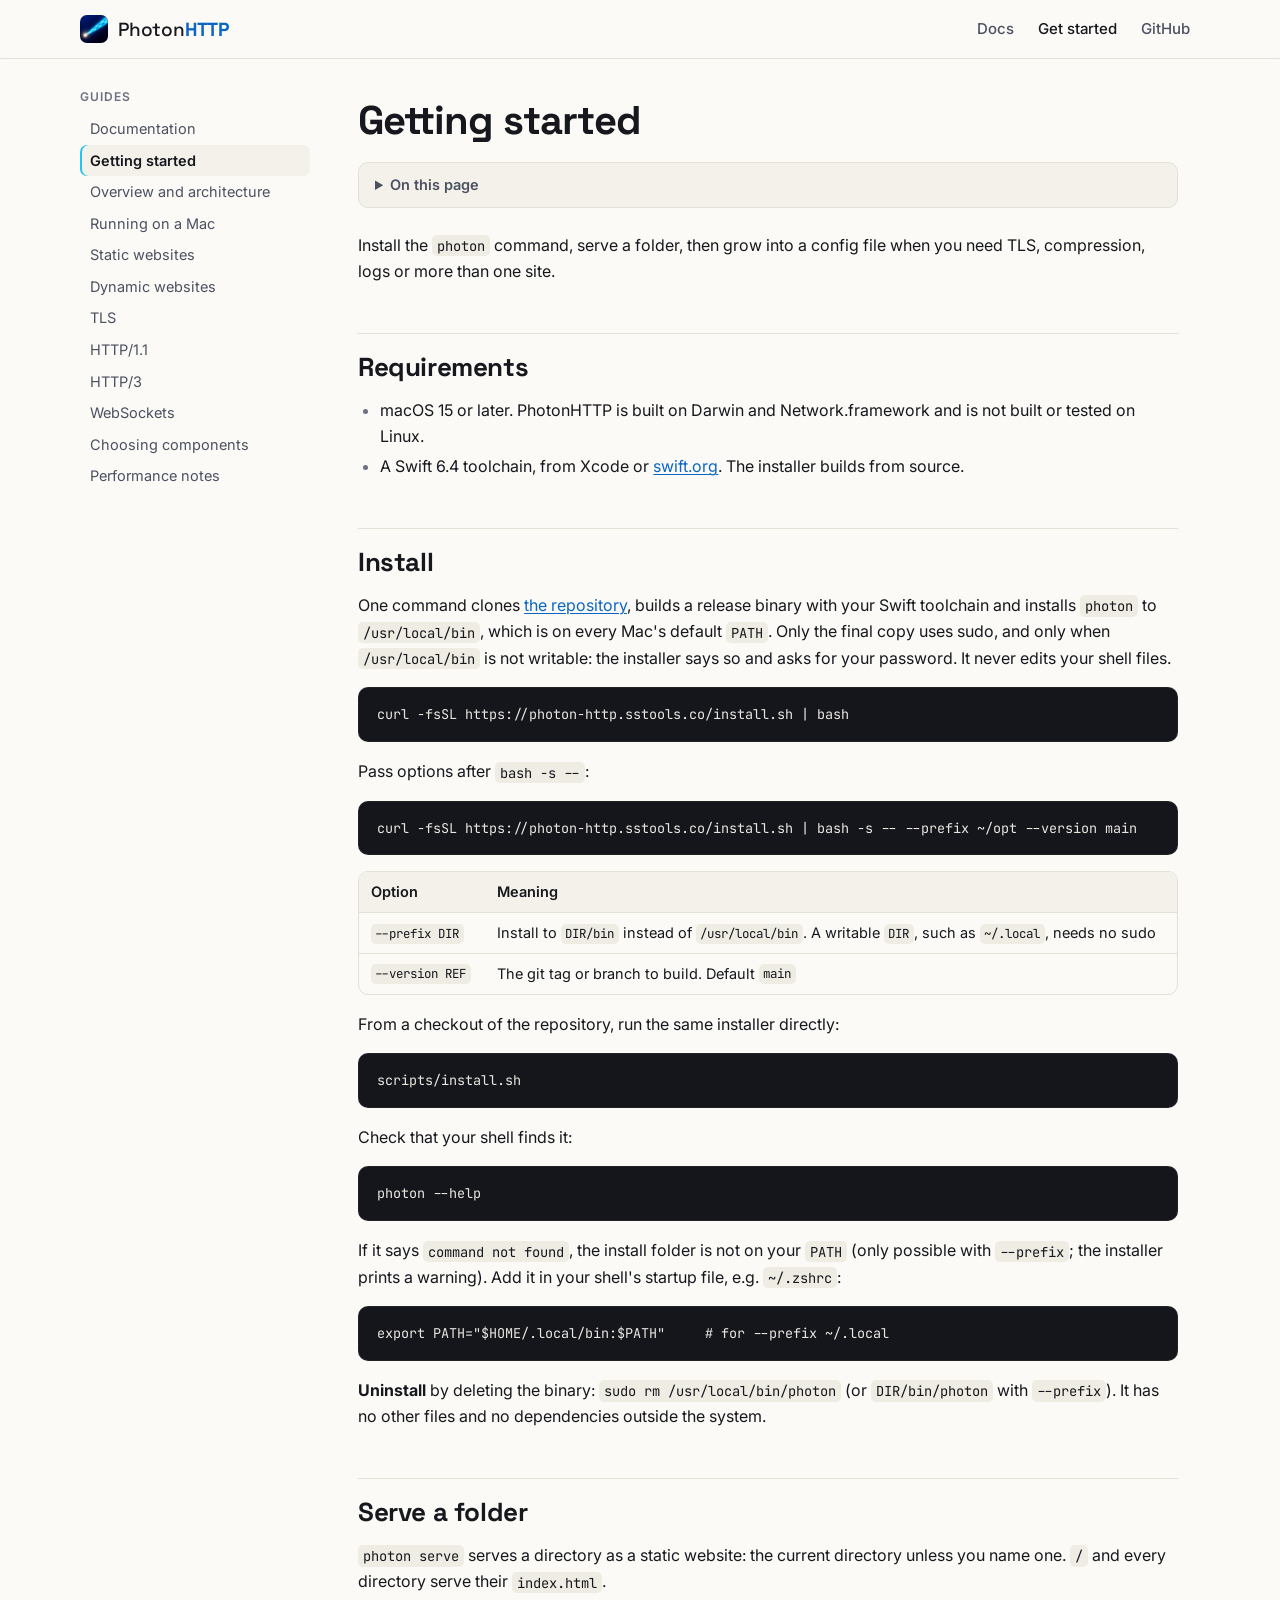
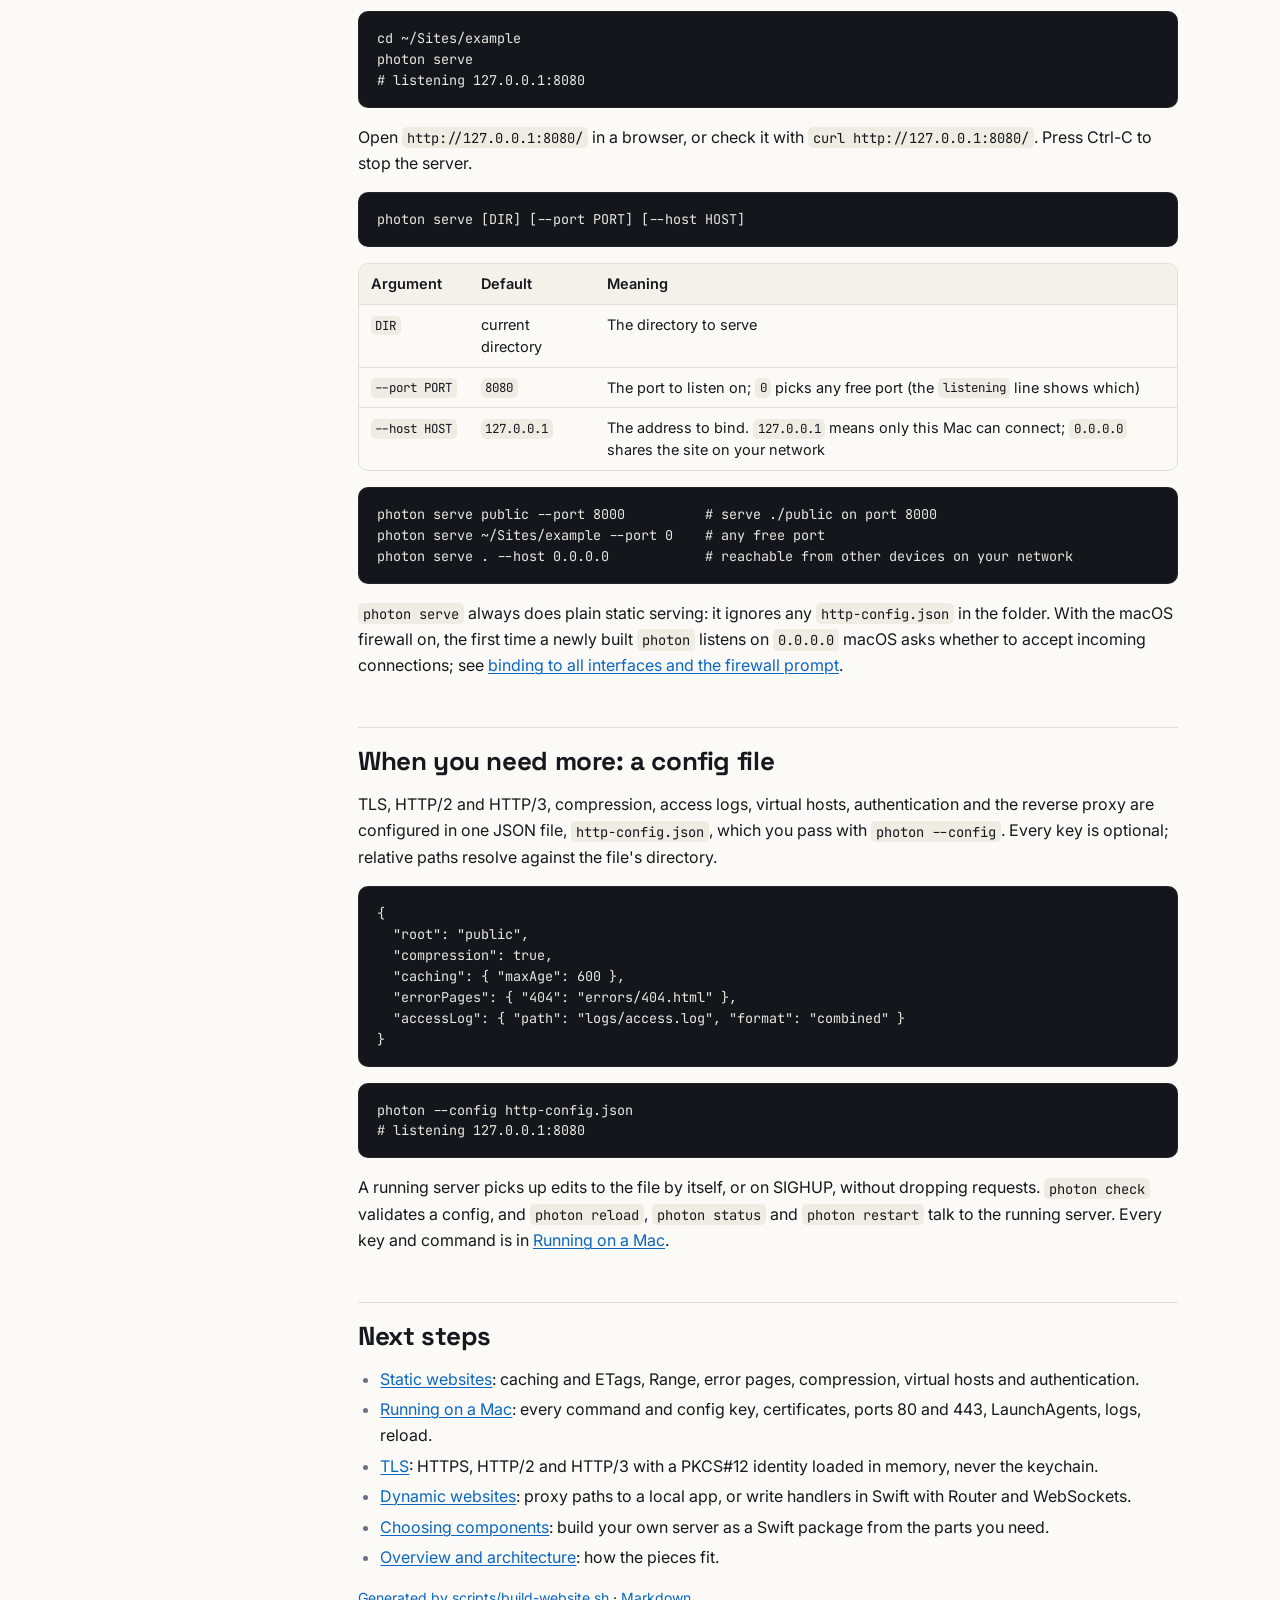
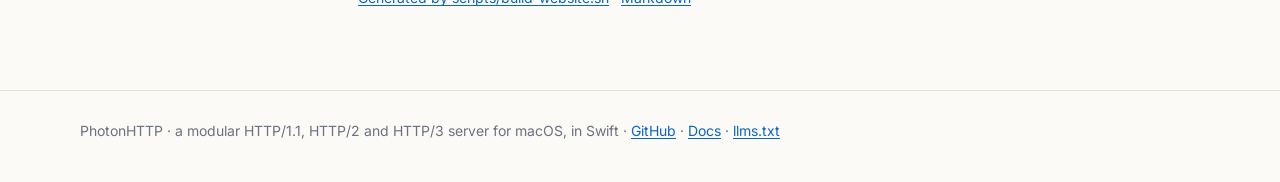
<file: Website/docs/getting-started.html>
<!doctype html>
<html lang="en">
<head>
<meta charset="utf-8">
<meta name="viewport" content="width=device-width, initial-scale=1">
<title>Getting started · PhotonHTTP</title>
<meta name="description" content="Install the photon command with one line and serve any folder as a static website with photon serve.">
<link rel="canonical" href="https://photon-http.sstools.co/docs/getting-started.html">
<link rel="alternate" type="text/markdown" href="getting-started.md" title="Markdown">
<meta property="og:type" content="article">
<meta property="og:site_name" content="PhotonHTTP">
<meta property="og:title" content="Getting started · PhotonHTTP">
<meta property="og:description" content="Install the photon command with one line and serve any folder as a static website with photon serve.">
<meta property="og:url" content="https://photon-http.sstools.co/docs/getting-started.html">
<meta property="og:image" content="https://photon-http.sstools.co/images/og.png">
<meta property="og:image:width" content="1200">
<meta property="og:image:height" content="630">
<meta property="og:image:alt" content="PhotonHTTP">
<meta name="twitter:card" content="summary_large_image">
<meta name="twitter:title" content="Getting started · PhotonHTTP">
<meta name="twitter:description" content="Install the photon command with one line and serve any folder as a static website with photon serve.">
<meta name="twitter:image" content="https://photon-http.sstools.co/images/og.png">
<link rel="icon" type="image/png" sizes="32x32" href="../images/favicon-32.png">
<link rel="apple-touch-icon" href="../images/apple-touch-icon.png">
<link rel="preconnect" href="https://fonts.googleapis.com">
<link rel="preconnect" href="https://fonts.gstatic.com" crossorigin>
<link rel="stylesheet" href="https://fonts.googleapis.com/css2?family=Inter:wght@400;500;600;700&amp;family=JetBrains+Mono:wght@400;500&amp;family=Space+Grotesk:wght@500;700&amp;display=swap">
<link rel="stylesheet" href="../assets/site.css">
<script src="../assets/site.js" defer></script>
</head>
<body class="docs">
<!-- Generated by scripts/build-website.sh from scripts/build-website.sh. Do not edit. -->
<header class="site-header">
  <div class="wrap header-inner">
    <a class="brand" href="../"><img src="../images/logo.png" alt="" width="28" height="28" onerror="this.remove()"><span>Photon<b>HTTP</b></span></a>
    <nav class="top-nav" aria-label="Site">
      <a href="index.html">Docs</a>
      <a href="getting-started.html" aria-current="page">Get started</a>
      <a href="https://github.com/brennanMKE/PhotonHTTP" rel="noopener">GitHub</a>
    </nav>
  </div>
</header>
<div class="wrap docs-layout">
  <aside class="docs-nav" aria-label="Documentation">
    <details open>
      <summary>Guides</summary>
      <ul>
<li><a href="index.html">Documentation</a></li>
<li><a href="getting-started.html" aria-current="page">Getting started</a></li>
<li><a href="overview.html">Overview and architecture</a></li>
<li><a href="running-on-a-mac.html">Running on a Mac</a></li>
<li><a href="static-sites.html">Static websites</a></li>
<li><a href="dynamic-sites.html">Dynamic websites</a></li>
<li><a href="tls.html">TLS</a></li>
<li><a href="http1.html">HTTP/1.1</a></li>
<li><a href="http3.html">HTTP/3</a></li>
<li><a href="websockets.html">WebSockets</a></li>
<li><a href="choosing-components.html">Choosing components</a></li>
<li><a href="performance.html">Performance notes</a></li>
      </ul>
    </details>
  </aside>
  <main class="prose" id="main">
<h1 id="getting-started">Getting started</h1>
<details class="toc"><summary>On this page</summary><ul>
<li><a href="#requirements">Requirements</a></li>
<li><a href="#install">Install</a></li>
<li><a href="#serve-a-folder">Serve a folder</a></li>
<li><a href="#when-you-need-more-a-config-file">When you need more: a config file</a></li>
<li><a href="#next-steps">Next steps</a></li>
</ul></details>
<p>Install the <code>photon</code> command, serve a folder, then grow into a config file when you need TLS,
compression, logs or more than one site.</p>
<h2 id="requirements"><a class="anchor" href="#requirements" aria-hidden="true">#</a>Requirements</h2>
<ul>
<li>macOS 15 or later. PhotonHTTP is built on Darwin and Network.framework and is not built or
tested on Linux.</li>
<li>A Swift 6.4 toolchain, from Xcode or <a href="https://www.swift.org/install/macos/" rel="noopener">swift.org</a>. The
installer builds from source.</li>
</ul>
<h2 id="install"><a class="anchor" href="#install" aria-hidden="true">#</a>Install</h2>
<p>One command clones <a href="https://github.com/brennanMKE/PhotonHTTP" rel="noopener">the repository</a>, builds a
release binary with your Swift toolchain and installs <code>photon</code> to <code>/usr/local/bin</code>, which is on
every Mac's default <code>PATH</code>. Only the final copy uses sudo, and only when <code>/usr/local/bin</code> is not
writable: the installer says so and asks for your password. It never edits your shell files.</p>
<pre><code class="language-bash">curl -fsSL https://photon-http.sstools.co/install.sh | bash</code></pre>
<p>Pass options after <code>bash -s --</code>:</p>
<pre><code class="language-bash">curl -fsSL https://photon-http.sstools.co/install.sh | bash -s -- --prefix ~/opt --version main</code></pre>
<div class="table-wrap"><table><thead><tr><th>Option</th><th>Meaning</th></tr></thead><tbody><tr><td><code>--prefix DIR</code></td><td>Install to <code>DIR/bin</code> instead of <code>/usr/local/bin</code>. A writable <code>DIR</code>, such as <code>~/.local</code>, needs no sudo</td></tr><tr><td><code>--version REF</code></td><td>The git tag or branch to build. Default <code>main</code></td></tr></tbody></table></div>
<p>From a checkout of the repository, run the same installer directly:</p>
<pre><code class="language-bash">scripts/install.sh</code></pre>
<p>Check that your shell finds it:</p>
<pre><code class="language-bash">photon --help</code></pre>
<p>If it says <code>command not found</code>, the install folder is not on your <code>PATH</code> (only possible with
<code>--prefix</code>; the installer prints a warning). Add it in your shell's startup file, e.g.
<code>~/.zshrc</code>:</p>
<pre><code class="language-bash">export PATH="$HOME/.local/bin:$PATH"     # for --prefix ~/.local</code></pre>
<p><strong>Uninstall</strong> by deleting the binary: <code>sudo rm /usr/local/bin/photon</code> (or <code>DIR/bin/photon</code> with
<code>--prefix</code>). It has no other files and no dependencies outside the system.</p>
<h2 id="serve-a-folder"><a class="anchor" href="#serve-a-folder" aria-hidden="true">#</a>Serve a folder</h2>
<p><code>photon serve</code> serves a directory as a static website: the current directory unless you name
one. <code>/</code> and every directory serve their <code>index.html</code>.</p>
<pre><code class="language-bash">cd ~/Sites/example
photon serve
# listening 127.0.0.1:8080</code></pre>
<p>Open <code>http://127.0.0.1:8080/</code> in a browser, or check it with <code>curl http://127.0.0.1:8080/</code>.
Press Ctrl-C to stop the server.</p>
<pre><code>photon serve [DIR] [--port PORT] [--host HOST]</code></pre>
<div class="table-wrap"><table><thead><tr><th>Argument</th><th>Default</th><th>Meaning</th></tr></thead><tbody><tr><td><code>DIR</code></td><td>current directory</td><td>The directory to serve</td></tr><tr><td><code>--port PORT</code></td><td><code>8080</code></td><td>The port to listen on; <code>0</code> picks any free port (the <code>listening</code> line shows which)</td></tr><tr><td><code>--host HOST</code></td><td><code>127.0.0.1</code></td><td>The address to bind. <code>127.0.0.1</code> means only this Mac can connect; <code>0.0.0.0</code> shares the site on your network</td></tr></tbody></table></div>
<pre><code class="language-bash">photon serve public --port 8000          # serve ./public on port 8000
photon serve ~/Sites/example --port 0    # any free port
photon serve . --host 0.0.0.0            # reachable from other devices on your network</code></pre>
<p><code>photon serve</code> always does plain static serving: it ignores any <code>http-config.json</code> in the
folder. With the macOS firewall on, the first time a newly built <code>photon</code> listens on <code>0.0.0.0</code>
macOS asks whether to accept incoming connections; see
<a href="running-on-a-mac.html#binding-to-all-interfaces-and-the-firewall-prompt">binding to all interfaces and the firewall prompt</a>.</p>
<h2 id="when-you-need-more-a-config-file"><a class="anchor" href="#when-you-need-more-a-config-file" aria-hidden="true">#</a>When you need more: a config file</h2>
<p>TLS, HTTP/2 and HTTP/3, compression, access logs, virtual hosts, authentication and the reverse
proxy are configured in one JSON file, <code>http-config.json</code>, which you pass with
<code>photon --config</code>. Every key is optional; relative paths resolve against the file's directory.</p>
<pre><code class="language-json">{
  "root": "public",
  "compression": true,
  "caching": { "maxAge": 600 },
  "errorPages": { "404": "errors/404.html" },
  "accessLog": { "path": "logs/access.log", "format": "combined" }
}</code></pre>
<pre><code class="language-bash">photon --config http-config.json
# listening 127.0.0.1:8080</code></pre>
<p>A running server picks up edits to the file by itself, or on SIGHUP, without dropping
requests. <code>photon check</code> validates a config, and <code>photon reload</code>, <code>photon status</code> and
<code>photon restart</code> talk to the running server. Every key and command is in
<a href="running-on-a-mac.html">Running on a Mac</a>.</p>
<h2 id="next-steps"><a class="anchor" href="#next-steps" aria-hidden="true">#</a>Next steps</h2>
<ul>
<li><a href="static-sites.html">Static websites</a>: caching and ETags, Range, error pages, compression,
virtual hosts and authentication.</li>
<li><a href="running-on-a-mac.html">Running on a Mac</a>: every command and config key, certificates, ports
80 and 443, LaunchAgents, logs, reload.</li>
<li><a href="tls.html">TLS</a>: HTTPS, HTTP/2 and HTTP/3 with a PKCS#12 identity loaded in memory, never the
keychain.</li>
<li><a href="dynamic-sites.html">Dynamic websites</a>: proxy paths to a local app, or write handlers in Swift
with Router and WebSockets.</li>
<li><a href="choosing-components.html">Choosing components</a>: build your own server as a Swift package from
the parts you need.</li>
<li><a href="overview.html">Overview and architecture</a>: how the pieces fit.</li>
</ul>
    <p class="edit-link"><a href="https://github.com/brennanMKE/PhotonHTTP/blob/main/scripts/build-website.sh" rel="noopener">Generated by scripts/build-website.sh</a> · <a href="getting-started.md">Markdown</a></p>
  </main>
</div>
<footer class="site-footer">
  <div class="wrap">
    <p>PhotonHTTP · a modular HTTP/1.1, HTTP/2 and HTTP/3 server for macOS, in Swift ·
    <a href="https://github.com/brennanMKE/PhotonHTTP" rel="noopener">GitHub</a> · <a href="index.html">Docs</a> ·
    <a href="../llms.txt">llms.txt</a></p>
  </div>
</footer>
</body>
</html>
</file>
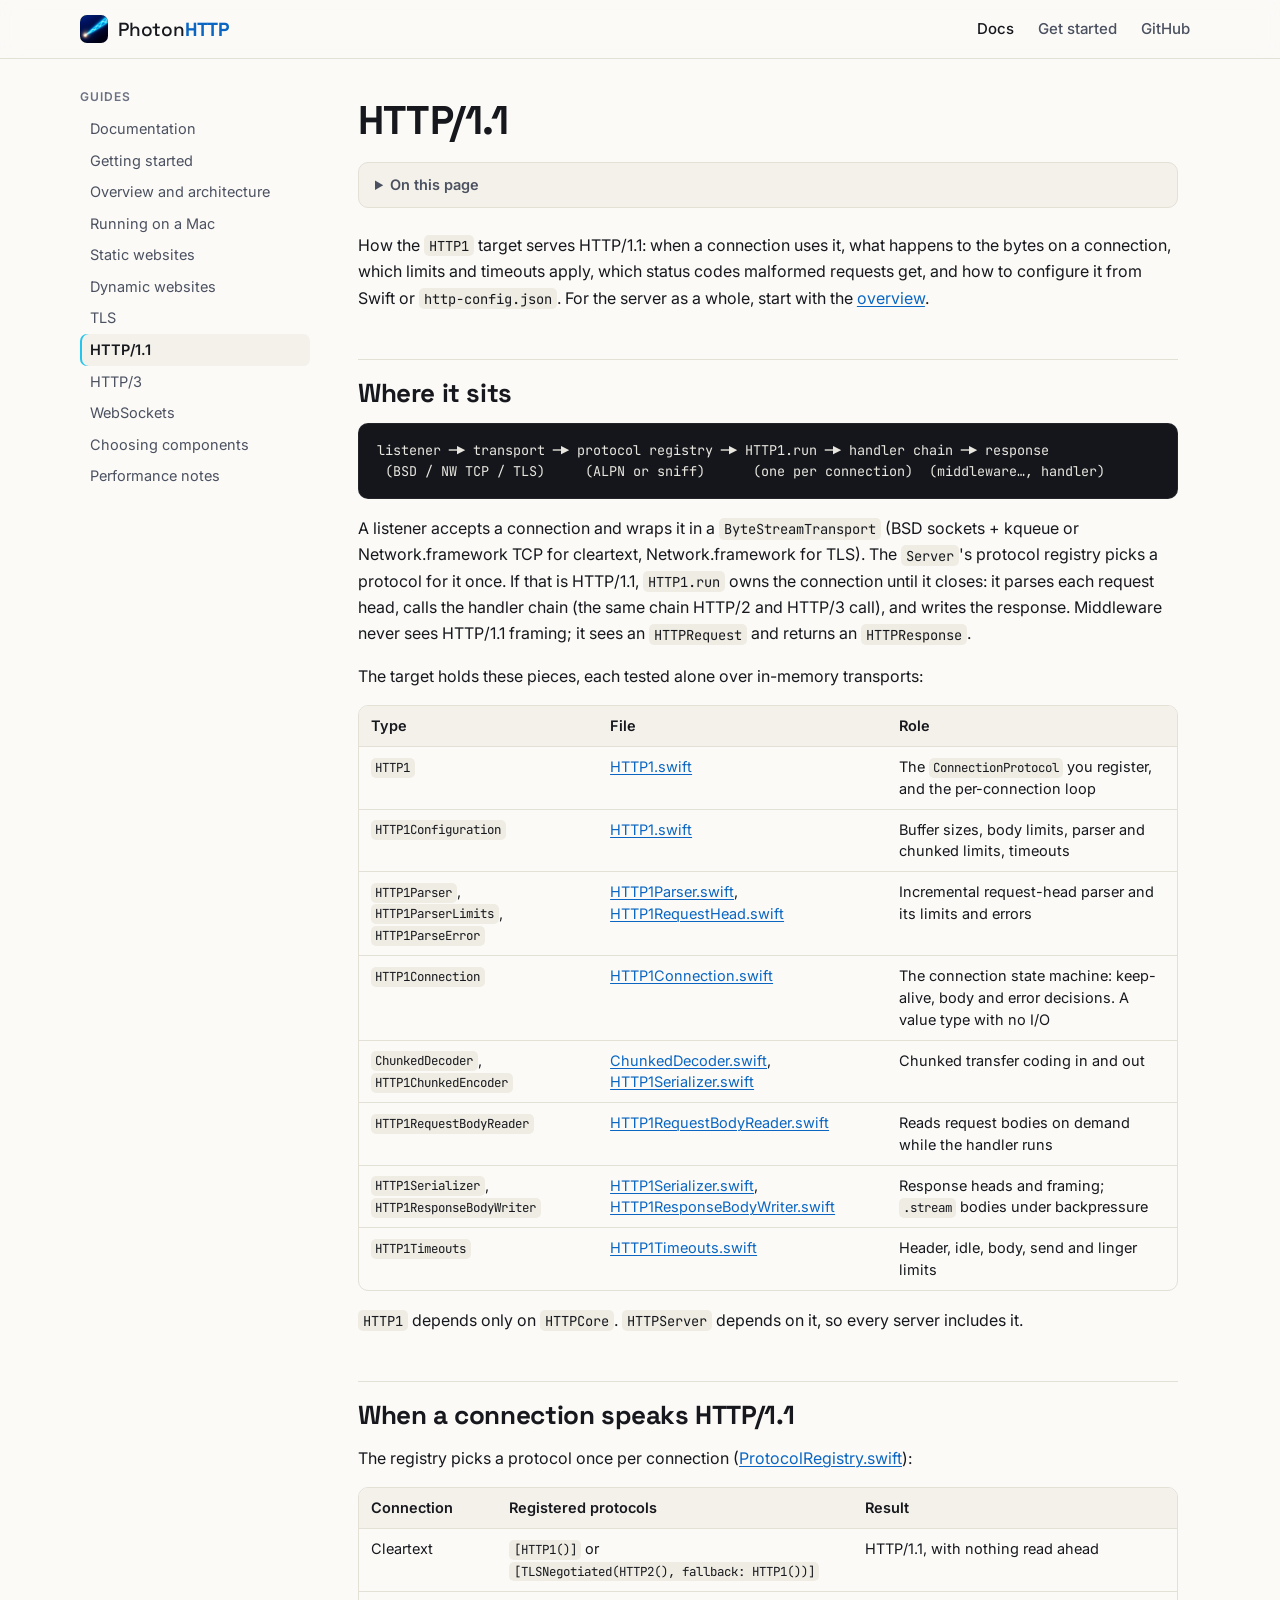
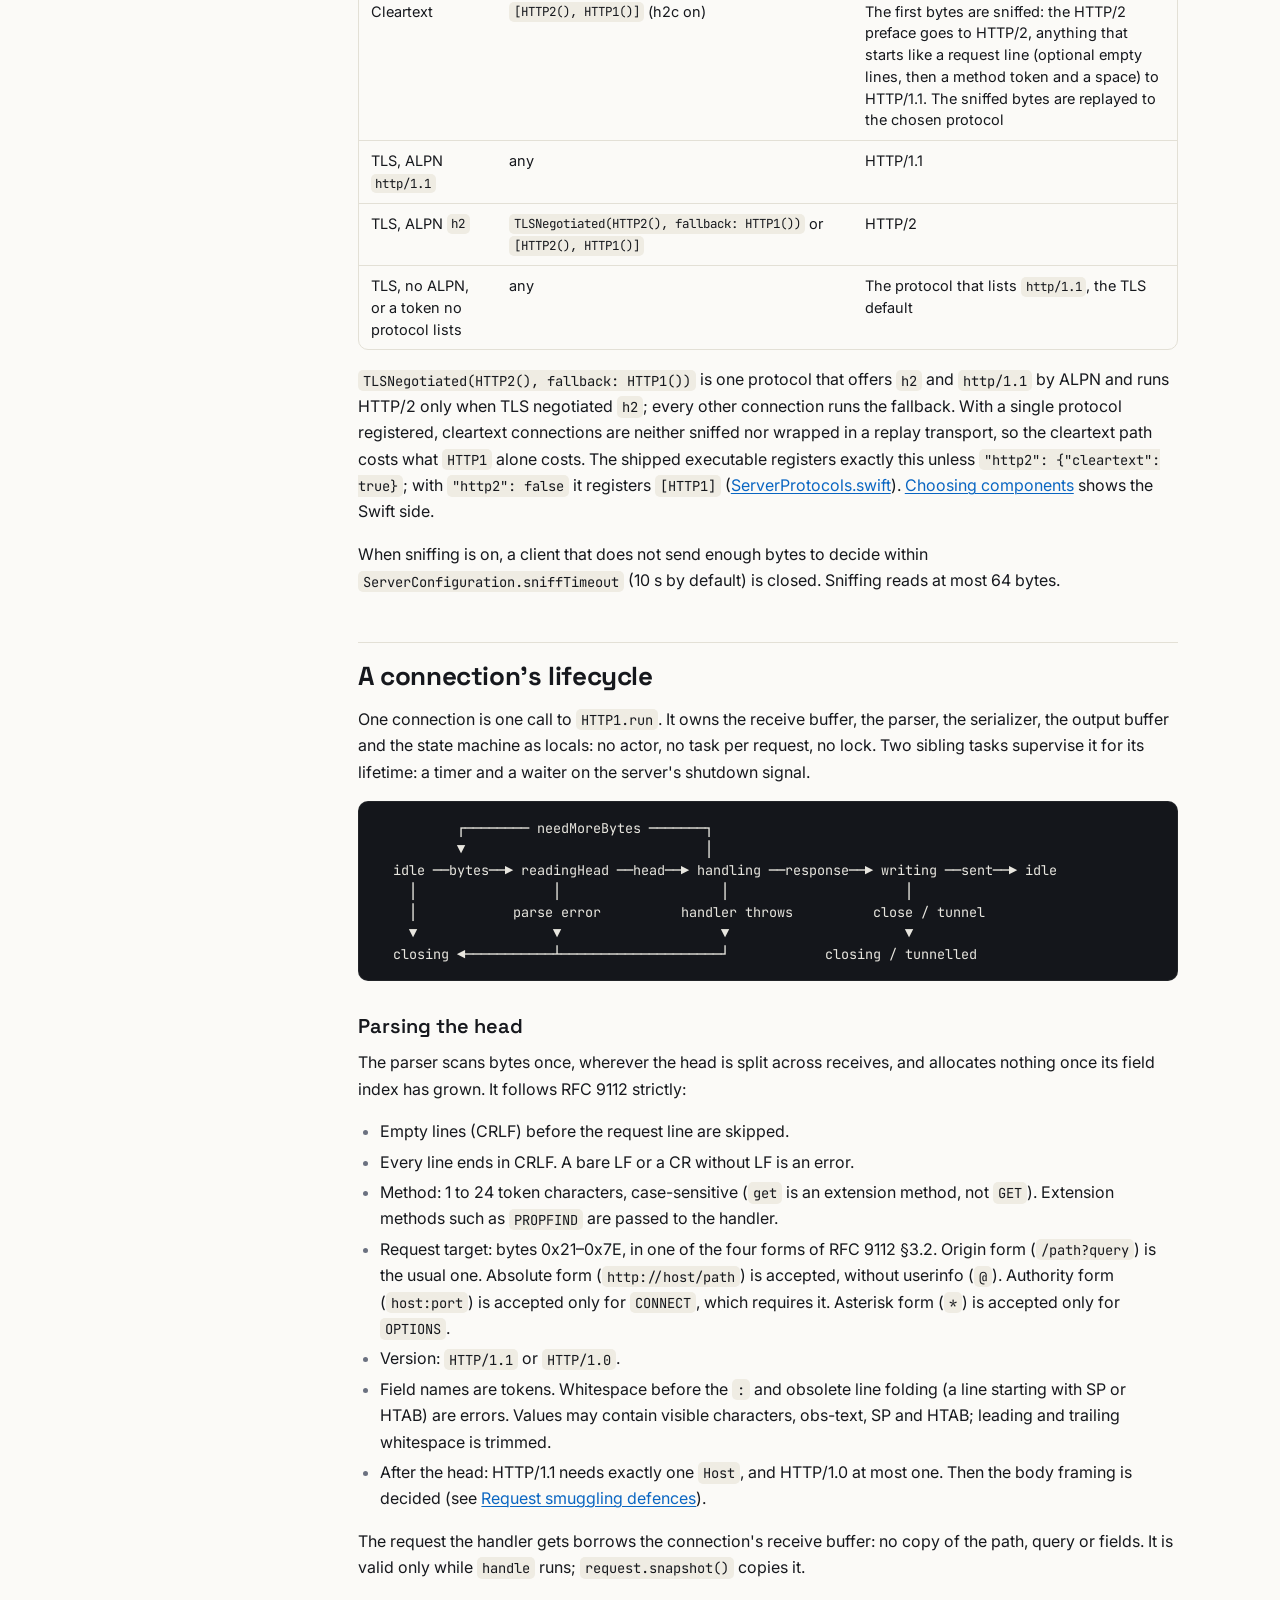
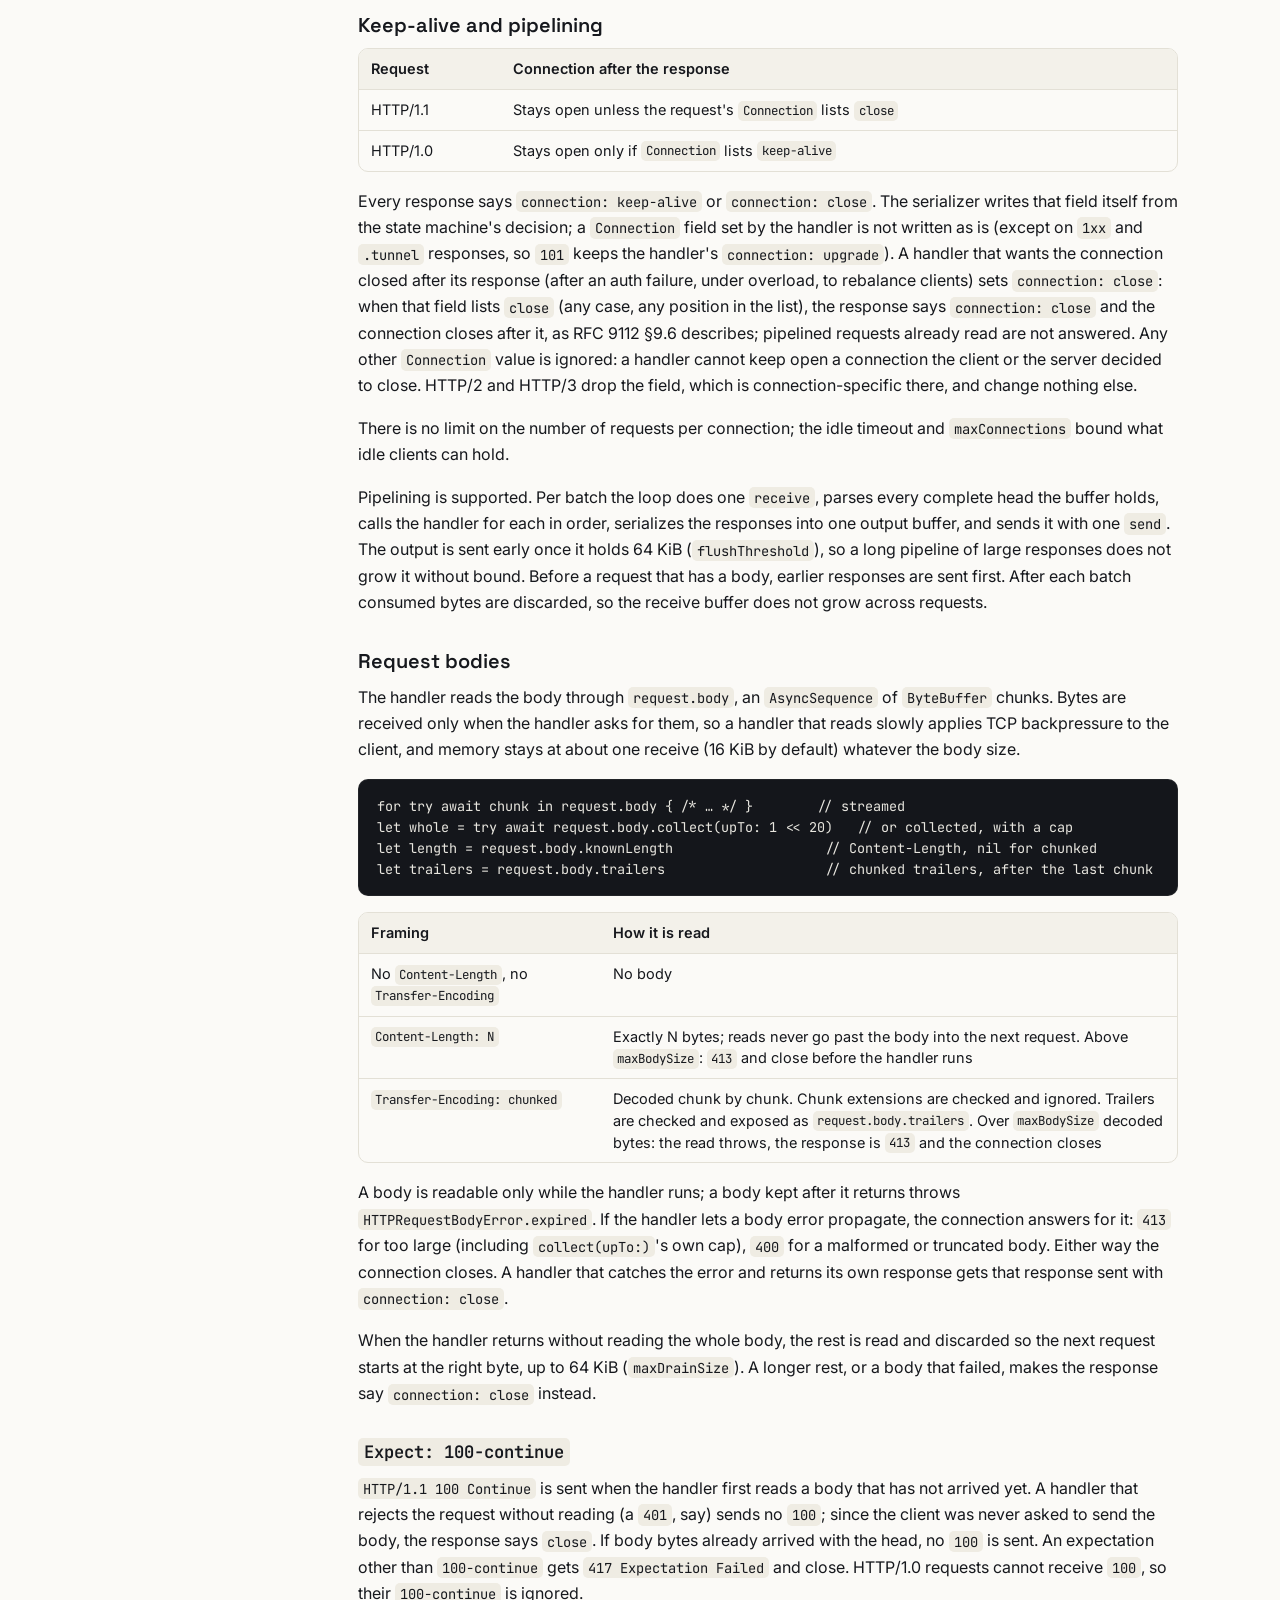
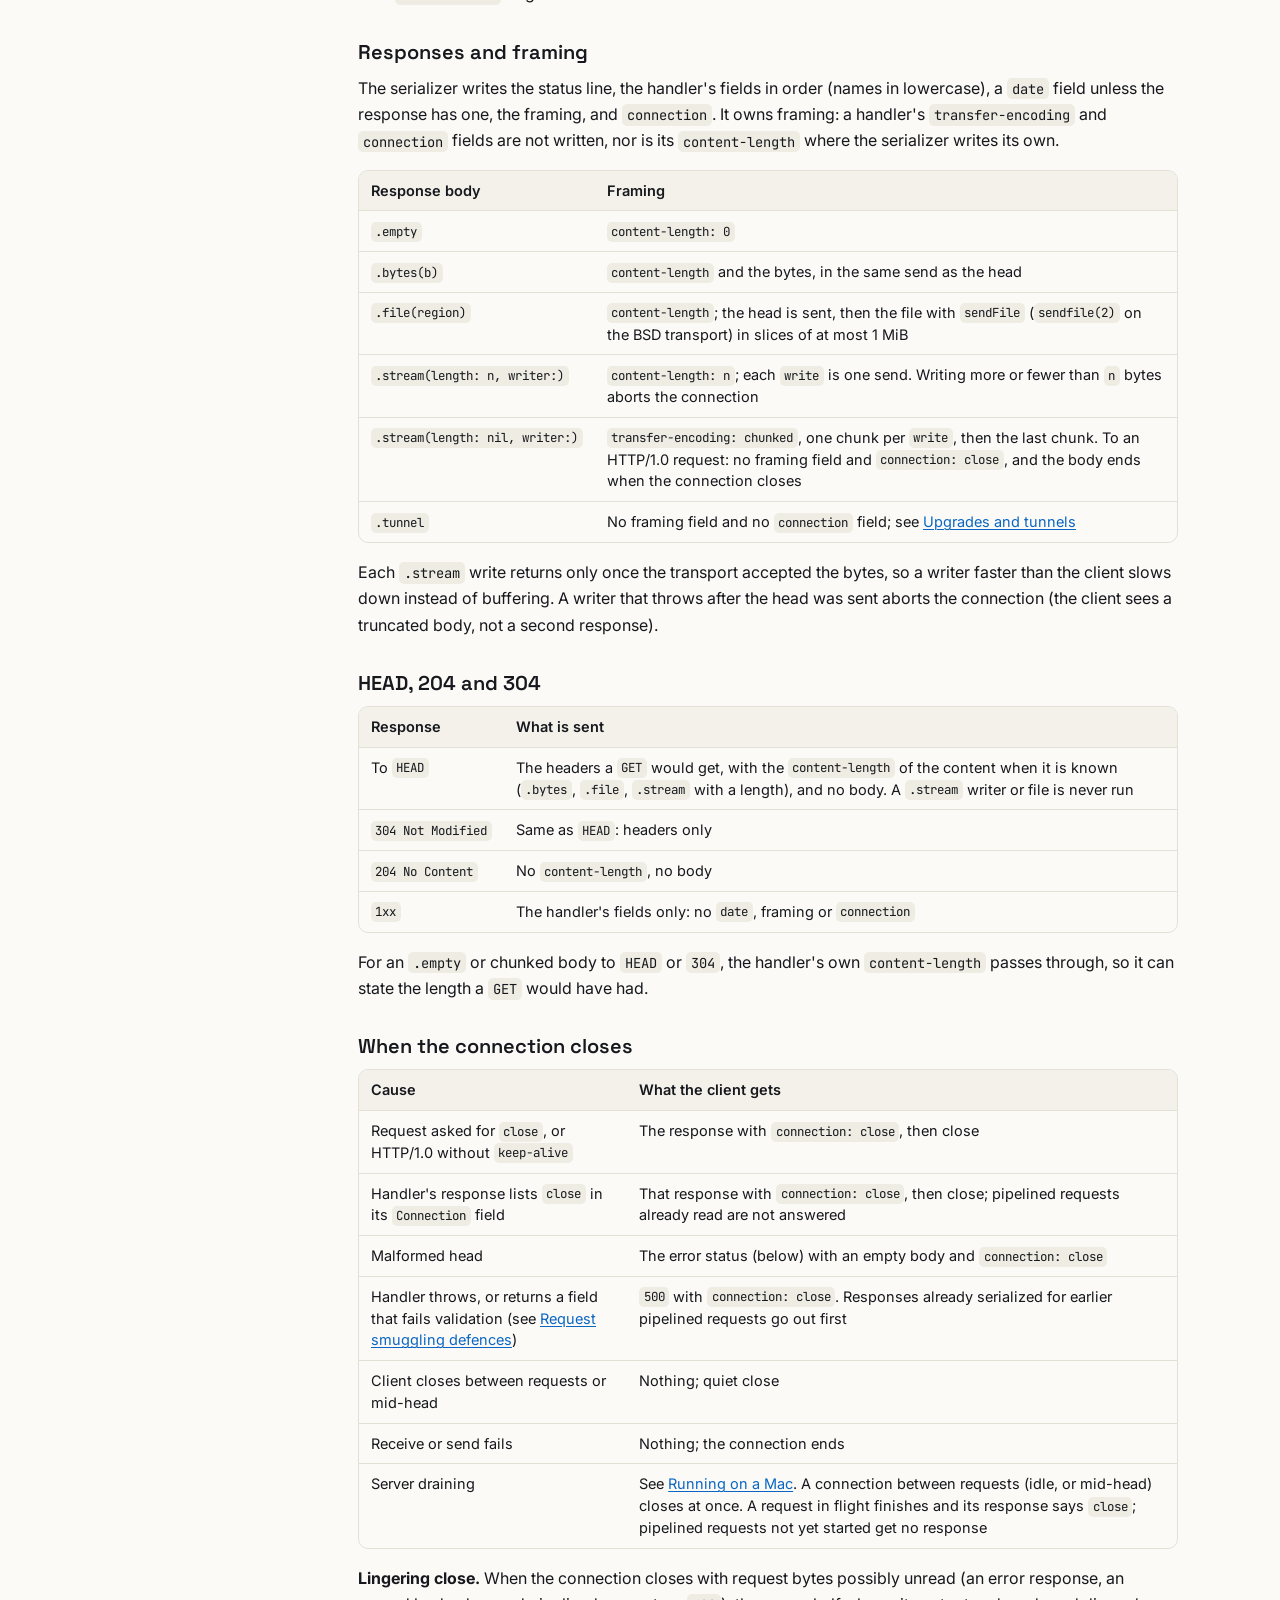
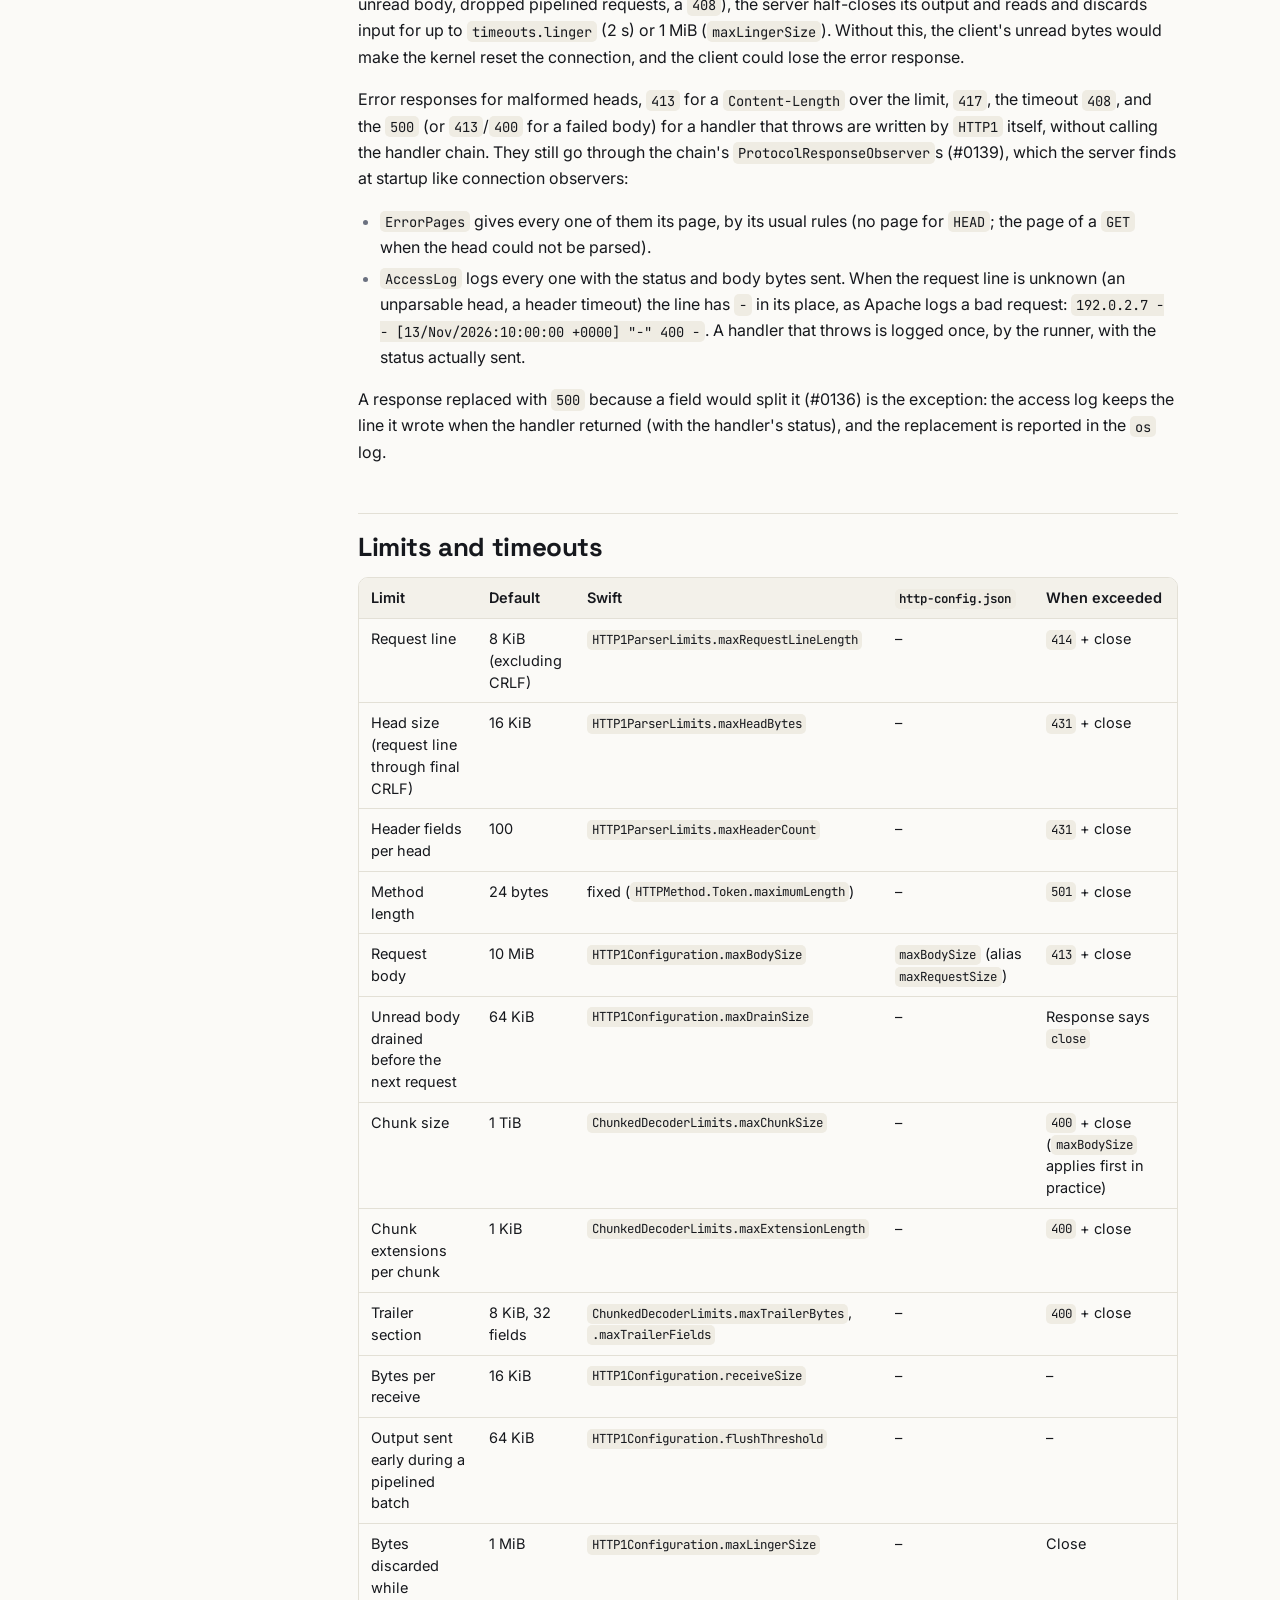
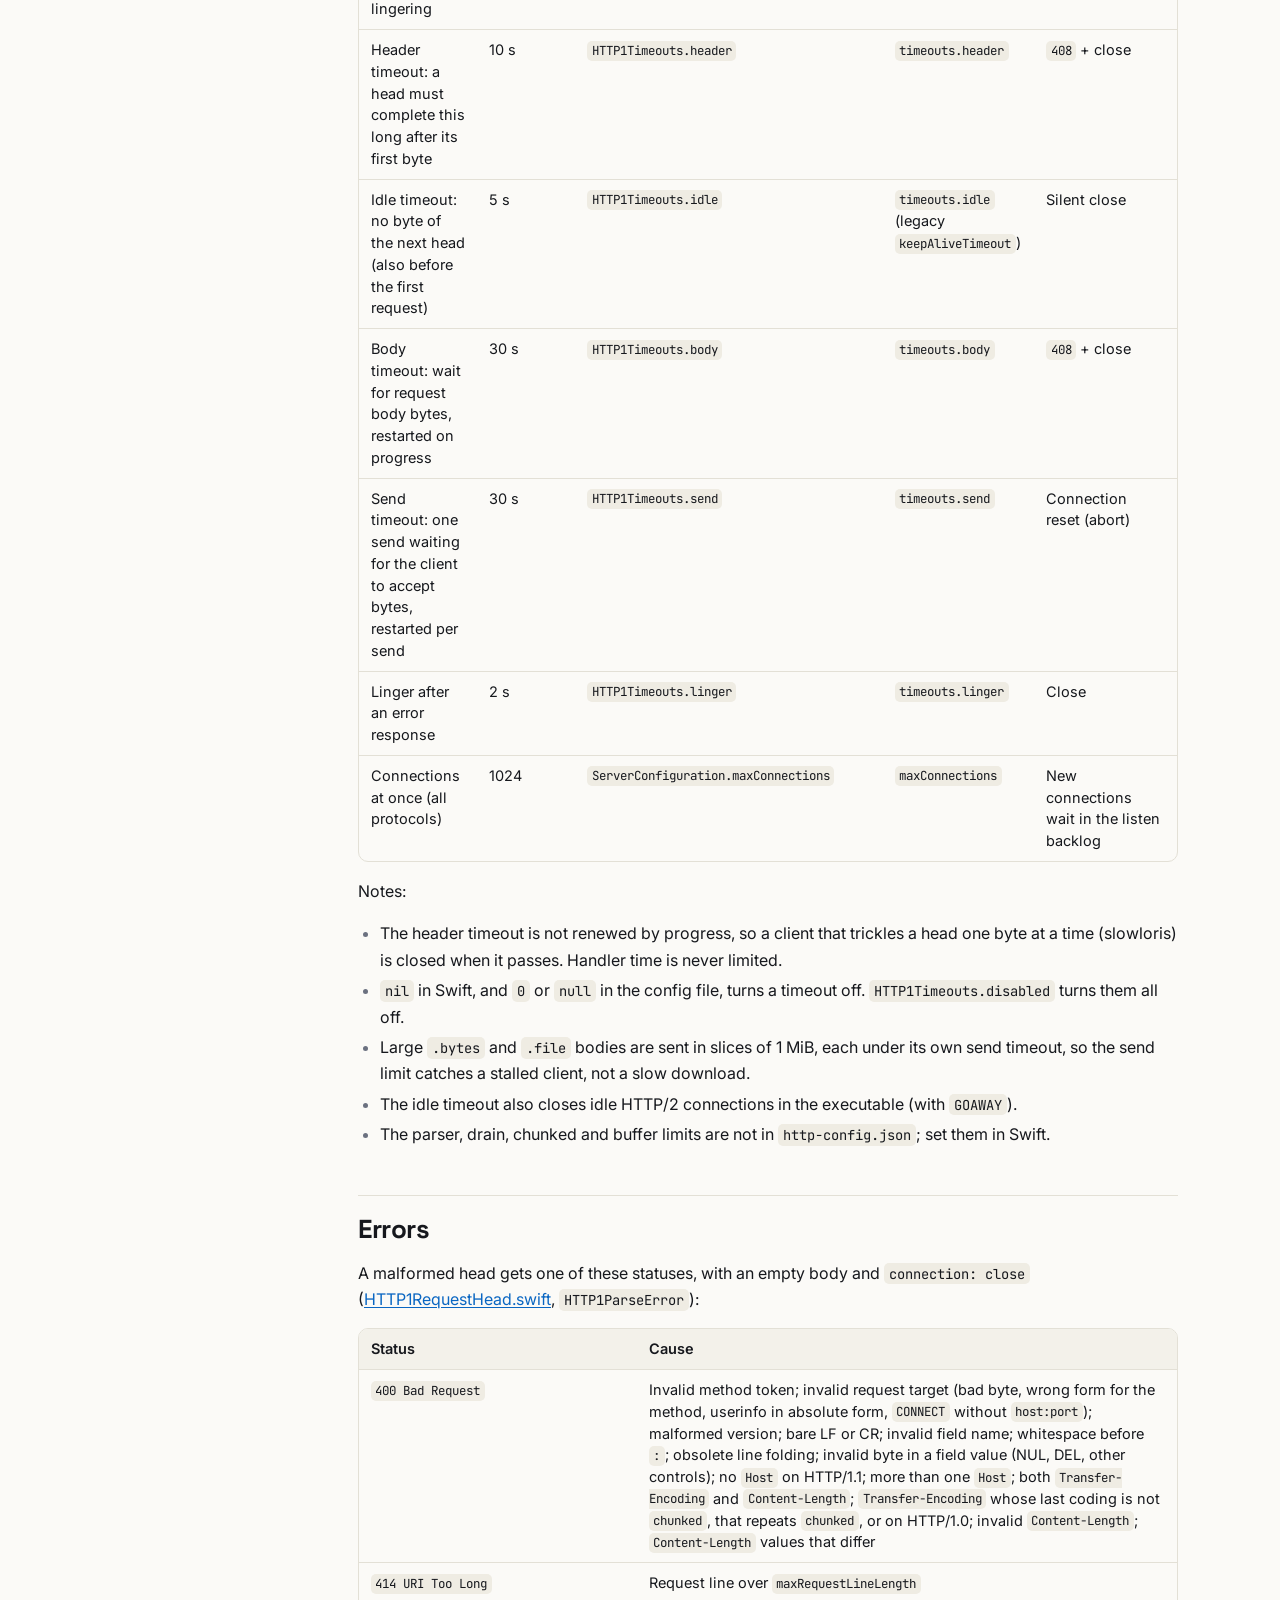
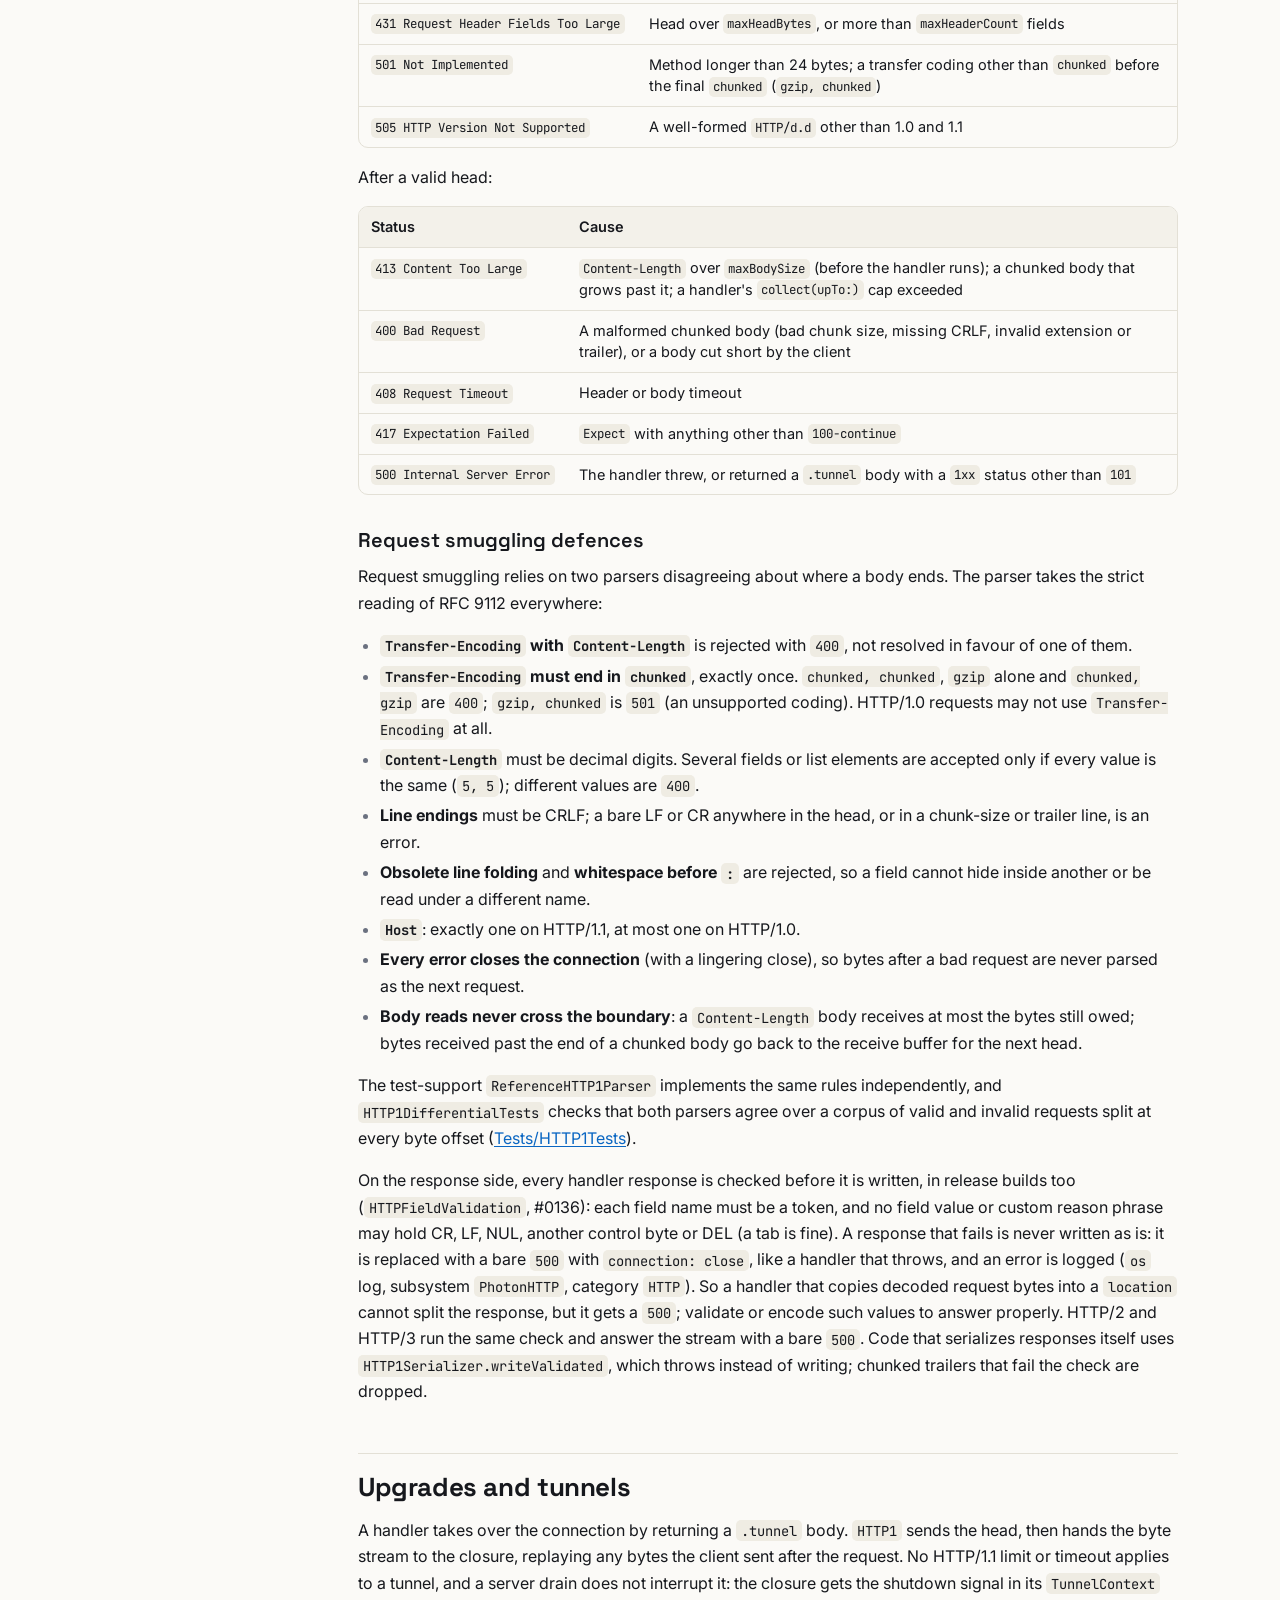
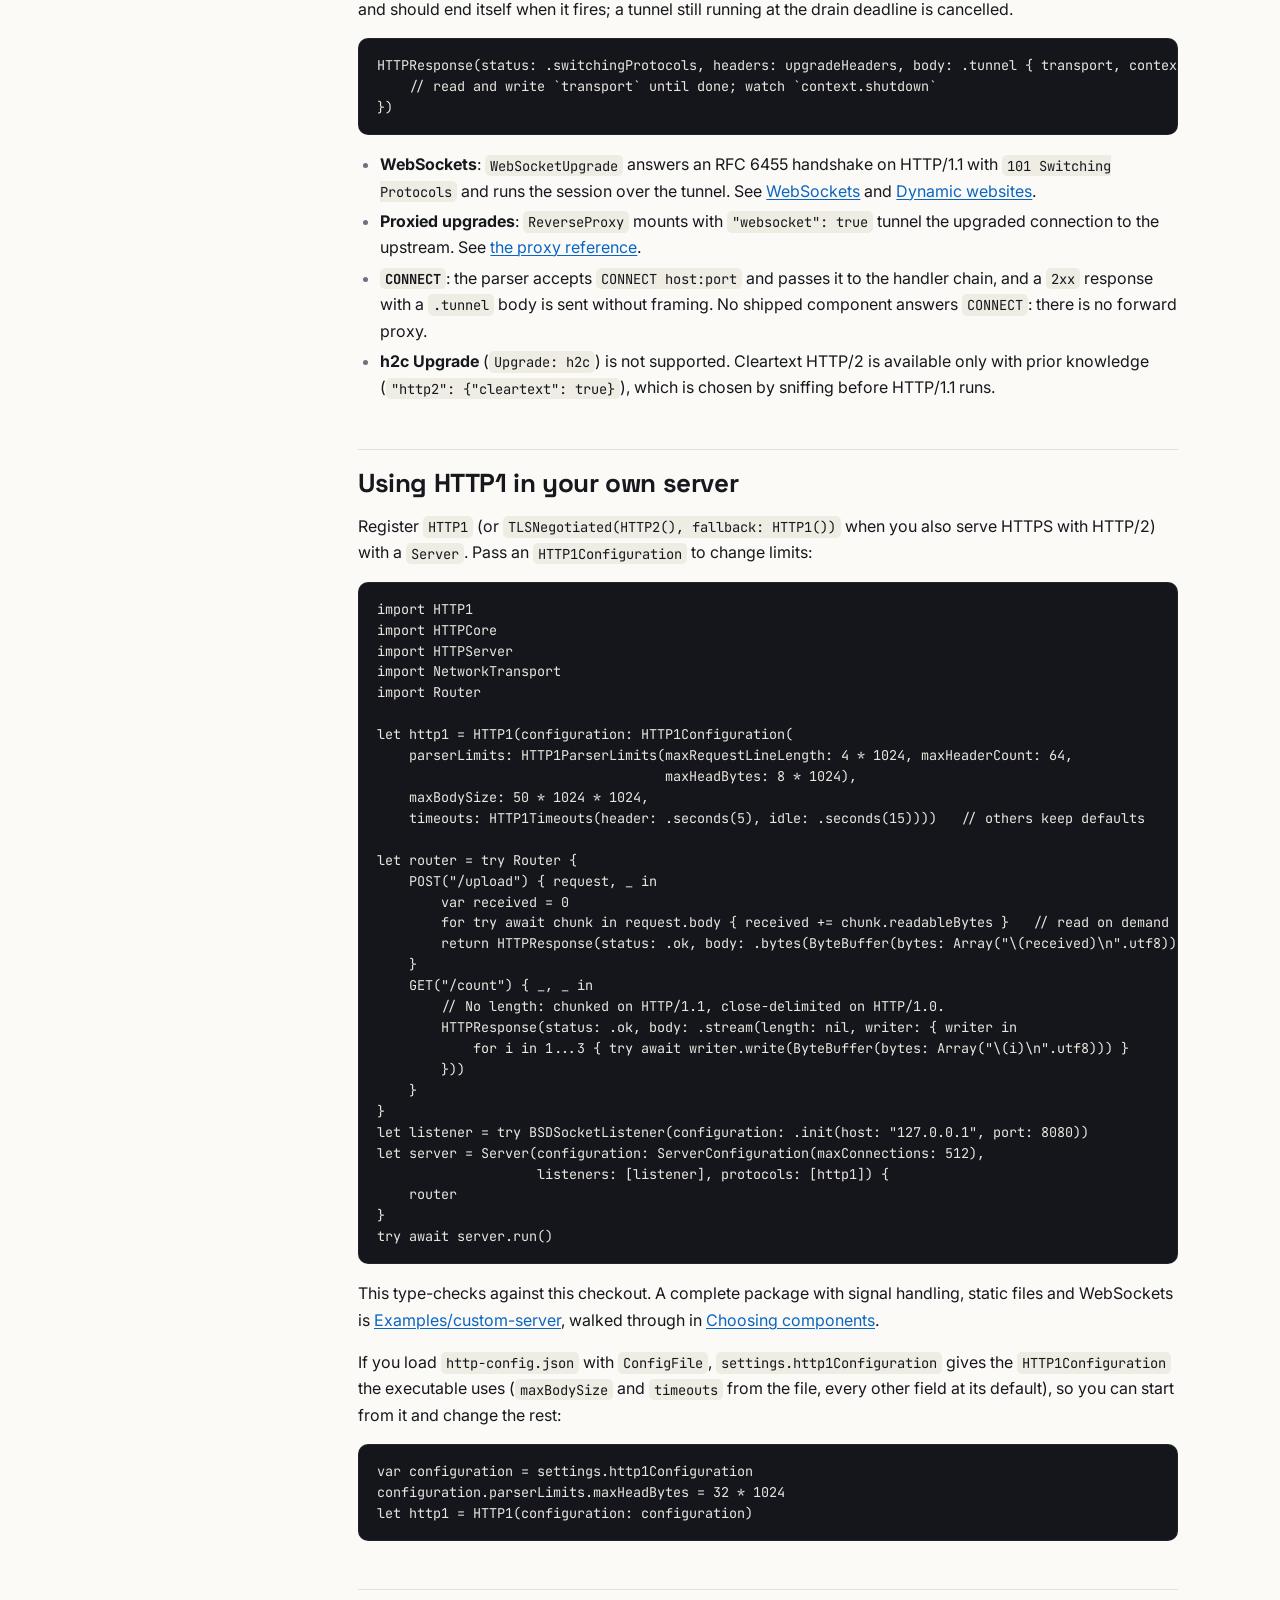
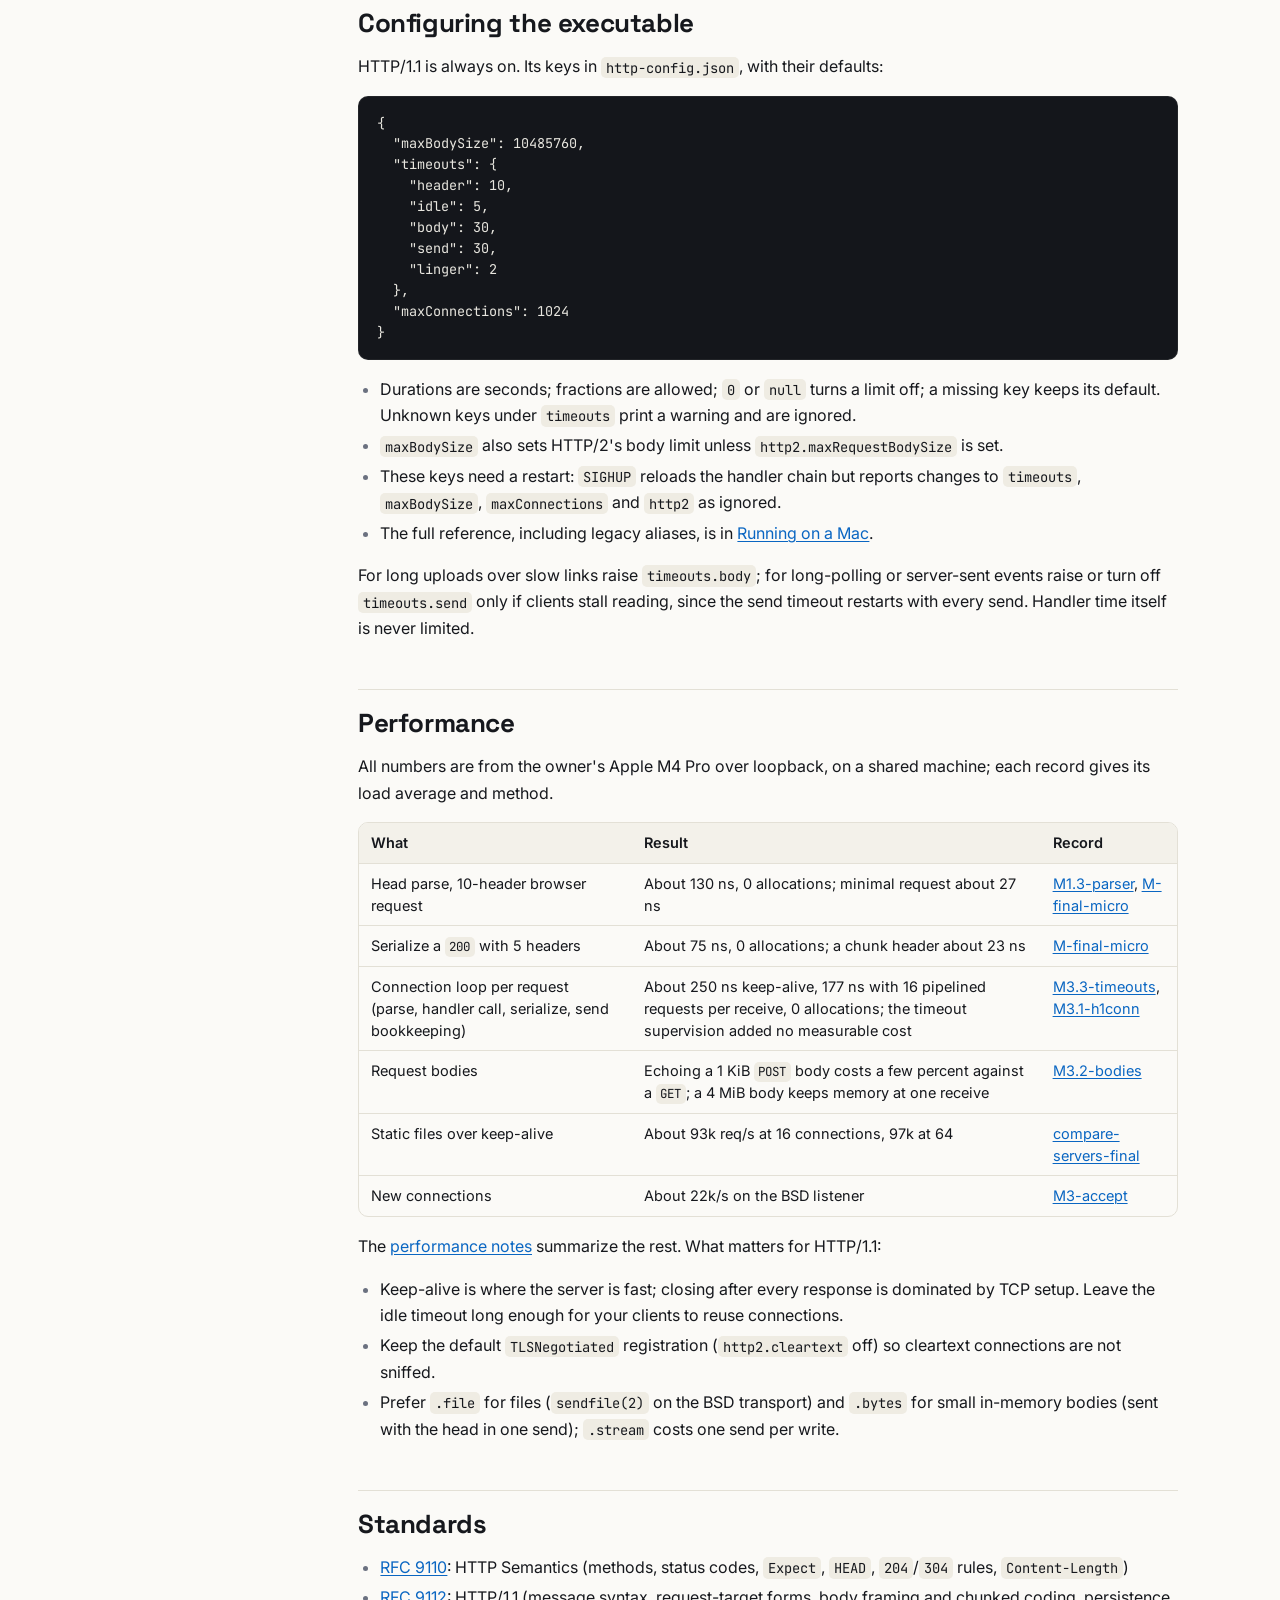
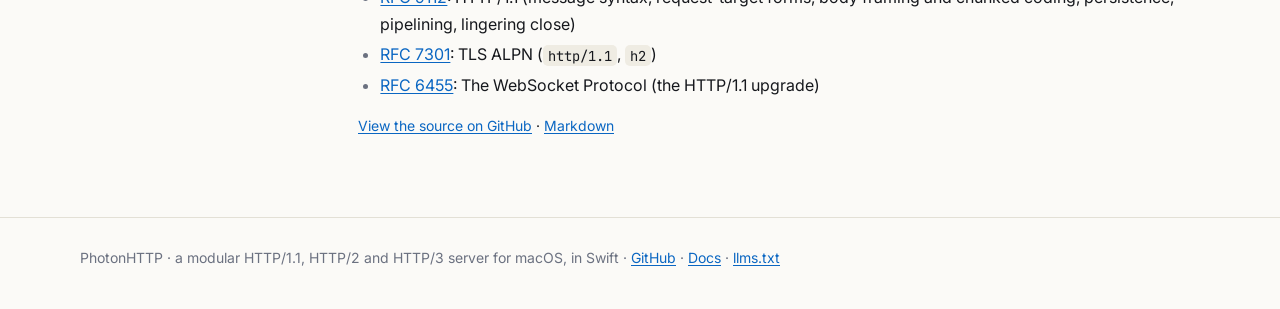
<file: Website/docs/http1.html>
<!doctype html>
<html lang="en">
<head>
<meta charset="utf-8">
<meta name="viewport" content="width=device-width, initial-scale=1">
<title>HTTP/1.1 · PhotonHTTP</title>
<meta name="description" content="The request lifecycle, keep-alive and pipelining, bodies and chunked coding, every limit and timeout, error codes and smuggling defences.">
<link rel="canonical" href="https://photon-http.sstools.co/docs/http1.html">
<link rel="alternate" type="text/markdown" href="http1.md" title="Markdown">
<meta property="og:type" content="article">
<meta property="og:site_name" content="PhotonHTTP">
<meta property="og:title" content="HTTP/1.1 · PhotonHTTP">
<meta property="og:description" content="The request lifecycle, keep-alive and pipelining, bodies and chunked coding, every limit and timeout, error codes and smuggling defences.">
<meta property="og:url" content="https://photon-http.sstools.co/docs/http1.html">
<meta property="og:image" content="https://photon-http.sstools.co/images/og.png">
<meta property="og:image:width" content="1200">
<meta property="og:image:height" content="630">
<meta property="og:image:alt" content="PhotonHTTP">
<meta name="twitter:card" content="summary_large_image">
<meta name="twitter:title" content="HTTP/1.1 · PhotonHTTP">
<meta name="twitter:description" content="The request lifecycle, keep-alive and pipelining, bodies and chunked coding, every limit and timeout, error codes and smuggling defences.">
<meta name="twitter:image" content="https://photon-http.sstools.co/images/og.png">
<link rel="icon" type="image/png" sizes="32x32" href="../images/favicon-32.png">
<link rel="apple-touch-icon" href="../images/apple-touch-icon.png">
<link rel="preconnect" href="https://fonts.googleapis.com">
<link rel="preconnect" href="https://fonts.gstatic.com" crossorigin>
<link rel="stylesheet" href="https://fonts.googleapis.com/css2?family=Inter:wght@400;500;600;700&amp;family=JetBrains+Mono:wght@400;500&amp;family=Space+Grotesk:wght@500;700&amp;display=swap">
<link rel="stylesheet" href="../assets/site.css">
<script src="../assets/site.js" defer></script>
</head>
<body class="docs">
<!-- Generated by scripts/build-website.sh from docs/guide/http1.md. Do not edit. -->
<header class="site-header">
  <div class="wrap header-inner">
    <a class="brand" href="../"><img src="../images/logo.png" alt="" width="28" height="28" onerror="this.remove()"><span>Photon<b>HTTP</b></span></a>
    <nav class="top-nav" aria-label="Site">
      <a href="index.html" aria-current="page">Docs</a>
      <a href="getting-started.html">Get started</a>
      <a href="https://github.com/brennanMKE/PhotonHTTP" rel="noopener">GitHub</a>
    </nav>
  </div>
</header>
<div class="wrap docs-layout">
  <aside class="docs-nav" aria-label="Documentation">
    <details open>
      <summary>Guides</summary>
      <ul>
<li><a href="index.html">Documentation</a></li>
<li><a href="getting-started.html">Getting started</a></li>
<li><a href="overview.html">Overview and architecture</a></li>
<li><a href="running-on-a-mac.html">Running on a Mac</a></li>
<li><a href="static-sites.html">Static websites</a></li>
<li><a href="dynamic-sites.html">Dynamic websites</a></li>
<li><a href="tls.html">TLS</a></li>
<li><a href="http1.html" aria-current="page">HTTP/1.1</a></li>
<li><a href="http3.html">HTTP/3</a></li>
<li><a href="websockets.html">WebSockets</a></li>
<li><a href="choosing-components.html">Choosing components</a></li>
<li><a href="performance.html">Performance notes</a></li>
      </ul>
    </details>
  </aside>
  <main class="prose" id="main">
<h1 id="http11">HTTP/1.1</h1>
<details class="toc"><summary>On this page</summary><ul>
<li><a href="#where-it-sits">Where it sits</a></li>
<li><a href="#when-a-connection-speaks-http11">When a connection speaks HTTP/1.1</a></li>
<li><a href="#a-connections-lifecycle">A connection's lifecycle</a></li>
<li><a href="#limits-and-timeouts">Limits and timeouts</a></li>
<li><a href="#errors">Errors</a></li>
<li><a href="#upgrades-and-tunnels">Upgrades and tunnels</a></li>
<li><a href="#using-http1-in-your-own-server">Using HTTP1 in your own server</a></li>
<li><a href="#configuring-the-executable">Configuring the executable</a></li>
<li><a href="#performance">Performance</a></li>
<li><a href="#standards">Standards</a></li>
</ul></details>
<p>How the <code>HTTP1</code> target serves HTTP/1.1: when a connection uses it, what happens to the bytes
on a connection, which limits and timeouts apply, which status codes malformed requests get,
and how to configure it from Swift or <code>http-config.json</code>. For the server as a whole, start with
the <a href="overview.html">overview</a>.</p>
<h2 id="where-it-sits"><a class="anchor" href="#where-it-sits" aria-hidden="true">#</a>Where it sits</h2>
<pre><code>listener ─▶ transport ─▶ protocol registry ─▶ HTTP1.run ─▶ handler chain ─▶ response
 (BSD / NW TCP / TLS)     (ALPN or sniff)      (one per connection)  (middleware…, handler)</code></pre>
<p>A listener accepts a connection and wraps it in a <code>ByteStreamTransport</code> (BSD sockets + kqueue
or Network.framework TCP for cleartext, Network.framework for TLS). The <code>Server</code>'s protocol
registry picks a protocol for it once. If that is HTTP/1.1, <code>HTTP1.run</code> owns the connection
until it closes: it parses each request head, calls the handler chain (the same chain HTTP/2
and HTTP/3 call), and writes the response. Middleware never sees HTTP/1.1 framing; it sees an
<code>HTTPRequest</code> and returns an <code>HTTPResponse</code>.</p>
<p>The target holds these pieces, each tested alone over in-memory transports:</p>
<div class="table-wrap"><table><thead><tr><th>Type</th><th>File</th><th>Role</th></tr></thead><tbody><tr><td><code>HTTP1</code></td><td><a href="https://github.com/brennanMKE/PhotonHTTP/blob/main/Sources/HTTP1/HTTP1.swift" rel="noopener">HTTP1.swift</a></td><td>The <code>ConnectionProtocol</code> you register, and the per-connection loop</td></tr><tr><td><code>HTTP1Configuration</code></td><td><a href="https://github.com/brennanMKE/PhotonHTTP/blob/main/Sources/HTTP1/HTTP1.swift" rel="noopener">HTTP1.swift</a></td><td>Buffer sizes, body limits, parser and chunked limits, timeouts</td></tr><tr><td><code>HTTP1Parser</code>, <code>HTTP1ParserLimits</code>, <code>HTTP1ParseError</code></td><td><a href="https://github.com/brennanMKE/PhotonHTTP/blob/main/Sources/HTTP1/HTTP1Parser.swift" rel="noopener">HTTP1Parser.swift</a>, <a href="https://github.com/brennanMKE/PhotonHTTP/blob/main/Sources/HTTP1/HTTP1RequestHead.swift" rel="noopener">HTTP1RequestHead.swift</a></td><td>Incremental request-head parser and its limits and errors</td></tr><tr><td><code>HTTP1Connection</code></td><td><a href="https://github.com/brennanMKE/PhotonHTTP/blob/main/Sources/HTTP1/HTTP1Connection.swift" rel="noopener">HTTP1Connection.swift</a></td><td>The connection state machine: keep-alive, body and error decisions. A value type with no I/O</td></tr><tr><td><code>ChunkedDecoder</code>, <code>HTTP1ChunkedEncoder</code></td><td><a href="https://github.com/brennanMKE/PhotonHTTP/blob/main/Sources/HTTP1/ChunkedDecoder.swift" rel="noopener">ChunkedDecoder.swift</a>, <a href="https://github.com/brennanMKE/PhotonHTTP/blob/main/Sources/HTTP1/HTTP1Serializer.swift" rel="noopener">HTTP1Serializer.swift</a></td><td>Chunked transfer coding in and out</td></tr><tr><td><code>HTTP1RequestBodyReader</code></td><td><a href="https://github.com/brennanMKE/PhotonHTTP/blob/main/Sources/HTTP1/HTTP1RequestBodyReader.swift" rel="noopener">HTTP1RequestBodyReader.swift</a></td><td>Reads request bodies on demand while the handler runs</td></tr><tr><td><code>HTTP1Serializer</code>, <code>HTTP1ResponseBodyWriter</code></td><td><a href="https://github.com/brennanMKE/PhotonHTTP/blob/main/Sources/HTTP1/HTTP1Serializer.swift" rel="noopener">HTTP1Serializer.swift</a>, <a href="https://github.com/brennanMKE/PhotonHTTP/blob/main/Sources/HTTP1/HTTP1ResponseBodyWriter.swift" rel="noopener">HTTP1ResponseBodyWriter.swift</a></td><td>Response heads and framing; <code>.stream</code> bodies under backpressure</td></tr><tr><td><code>HTTP1Timeouts</code></td><td><a href="https://github.com/brennanMKE/PhotonHTTP/blob/main/Sources/HTTP1/HTTP1Timeouts.swift" rel="noopener">HTTP1Timeouts.swift</a></td><td>Header, idle, body, send and linger limits</td></tr></tbody></table></div>
<p><code>HTTP1</code> depends only on <code>HTTPCore</code>. <code>HTTPServer</code> depends on it, so every server includes it.</p>
<h2 id="when-a-connection-speaks-http11"><a class="anchor" href="#when-a-connection-speaks-http11" aria-hidden="true">#</a>When a connection speaks HTTP/1.1</h2>
<p>The registry picks a protocol once per connection
(<a href="https://github.com/brennanMKE/PhotonHTTP/blob/main/Sources/HTTPServer/ProtocolRegistry.swift" rel="noopener">ProtocolRegistry.swift</a>):</p>
<div class="table-wrap"><table><thead><tr><th>Connection</th><th>Registered protocols</th><th>Result</th></tr></thead><tbody><tr><td>Cleartext</td><td><code>[HTTP1()]</code> or <code>[TLSNegotiated(HTTP2(), fallback: HTTP1())]</code></td><td>HTTP/1.1, with nothing read ahead</td></tr><tr><td>Cleartext</td><td><code>[HTTP2(), HTTP1()]</code> (h2c on)</td><td>The first bytes are sniffed: the HTTP/2 preface goes to HTTP/2, anything that starts like a request line (optional empty lines, then a method token and a space) to HTTP/1.1. The sniffed bytes are replayed to the chosen protocol</td></tr><tr><td>TLS, ALPN <code>http/1.1</code></td><td>any</td><td>HTTP/1.1</td></tr><tr><td>TLS, ALPN <code>h2</code></td><td><code>TLSNegotiated(HTTP2(), fallback: HTTP1())</code> or <code>[HTTP2(), HTTP1()]</code></td><td>HTTP/2</td></tr><tr><td>TLS, no ALPN, or a token no protocol lists</td><td>any</td><td>The protocol that lists <code>http/1.1</code>, the TLS default</td></tr></tbody></table></div>
<p><code>TLSNegotiated(HTTP2(), fallback: HTTP1())</code> is one protocol that offers <code>h2</code> and <code>http/1.1</code> by
ALPN and runs HTTP/2 only when TLS negotiated <code>h2</code>; every other connection runs the fallback.
With a single protocol registered, cleartext connections are neither sniffed nor wrapped in a
replay transport, so the cleartext path costs what <code>HTTP1</code> alone costs. The shipped executable
registers exactly this unless <code>"http2": {"cleartext": true}</code>; with <code>"http2": false</code> it
registers <code>[HTTP1]</code> (<a href="https://github.com/brennanMKE/PhotonHTTP/blob/main/Sources/Photon/ServerProtocols.swift" rel="noopener">ServerProtocols.swift</a>).
<a href="choosing-components.html#https-http2-and-http3-in-swift">Choosing components</a> shows the Swift
side.</p>
<p>When sniffing is on, a client that does not send enough bytes to decide within
<code>ServerConfiguration.sniffTimeout</code> (10 s by default) is closed. Sniffing reads at most 64 bytes.</p>
<h2 id="a-connections-lifecycle"><a class="anchor" href="#a-connections-lifecycle" aria-hidden="true">#</a>A connection's lifecycle</h2>
<p>One connection is one call to <code>HTTP1.run</code>. It owns the receive buffer, the parser, the
serializer, the output buffer and the state machine as locals: no actor, no task per request,
no lock. Two sibling tasks supervise it for its lifetime: a timer and a waiter on the server's
shutdown signal.</p>
<pre><code>          ┌──────── needMoreBytes ───────┐
          ▼                              │
  idle ──bytes──▶ readingHead ──head──▶ handling ──response──▶ writing ──sent──▶ idle
    │                 │                    │                      │
    │            parse error          handler throws          close / tunnel
    ▼                 ▼                    ▼                      ▼
  closing ◀───────────┴────────────────────┘            closing / tunnelled</code></pre>
<h3 id="parsing-the-head"><a class="anchor" href="#parsing-the-head" aria-hidden="true">#</a>Parsing the head</h3>
<p>The parser scans bytes once, wherever the head is split across receives, and allocates nothing
once its field index has grown. It follows RFC 9112 strictly:</p>
<ul>
<li>Empty lines (CRLF) before the request line are skipped.</li>
<li>Every line ends in CRLF. A bare LF or a CR without LF is an error.</li>
<li>Method: 1 to 24 token characters, case-sensitive (<code>get</code> is an extension method, not <code>GET</code>).
Extension methods such as <code>PROPFIND</code> are passed to the handler.</li>
<li>Request target: bytes 0x21–0x7E, in one of the four forms of RFC 9112 §3.2. Origin form
(<code>/path?query</code>) is the usual one. Absolute form (<code>http://host/path</code>) is accepted, without
userinfo (<code>@</code>). Authority form (<code>host:port</code>) is accepted only for <code>CONNECT</code>, which requires
it. Asterisk form (<code>*</code>) is accepted only for <code>OPTIONS</code>.</li>
<li>Version: <code>HTTP/1.1</code> or <code>HTTP/1.0</code>.</li>
<li>Field names are tokens. Whitespace before the <code>:</code> and obsolete line folding (a line starting
with SP or HTAB) are errors. Values may contain visible characters, obs-text, SP and HTAB;
leading and trailing whitespace is trimmed.</li>
<li>After the head: HTTP/1.1 needs exactly one <code>Host</code>, and HTTP/1.0 at most one. Then the body
framing is decided (see <a href="#request-smuggling-defences">Request smuggling defences</a>).</li>
</ul>
<p>The request the handler gets borrows the connection's receive buffer: no copy of the path,
query or fields. It is valid only while <code>handle</code> runs; <code>request.snapshot()</code> copies it.</p>
<h3 id="keep-alive-and-pipelining"><a class="anchor" href="#keep-alive-and-pipelining" aria-hidden="true">#</a>Keep-alive and pipelining</h3>
<div class="table-wrap"><table><thead><tr><th>Request</th><th>Connection after the response</th></tr></thead><tbody><tr><td>HTTP/1.1</td><td>Stays open unless the request's <code>Connection</code> lists <code>close</code></td></tr><tr><td>HTTP/1.0</td><td>Stays open only if <code>Connection</code> lists <code>keep-alive</code></td></tr></tbody></table></div>
<p>Every response says <code>connection: keep-alive</code> or <code>connection: close</code>. The serializer writes that
field itself from the state machine's decision; a <code>Connection</code> field set by the handler is not
written as is (except on <code>1xx</code> and <code>.tunnel</code> responses, so <code>101</code> keeps the handler's
<code>connection: upgrade</code>). A handler that wants the connection closed after its response (after
an auth failure, under overload, to rebalance clients) sets <code>connection: close</code>: when that
field lists <code>close</code> (any case, any position in the list), the response says <code>connection: close</code>
and the connection closes after it, as RFC 9112 §9.6 describes; pipelined requests already read
are not answered. Any other <code>Connection</code> value is ignored: a handler cannot keep open a
connection the client or the server decided to close. HTTP/2 and HTTP/3 drop the field, which
is connection-specific there, and change nothing else.</p>
<p>There is no limit on the number of requests per connection; the idle timeout and
<code>maxConnections</code> bound what idle clients can hold.</p>
<p>Pipelining is supported. Per batch the loop does one <code>receive</code>, parses every complete head the
buffer holds, calls the handler for each in order, serializes the responses into one output
buffer, and sends it with one <code>send</code>. The output is sent early once it holds 64 KiB
(<code>flushThreshold</code>), so a long pipeline of large responses does not grow it without bound.
Before a request that has a body, earlier responses are sent first. After each batch consumed
bytes are discarded, so the receive buffer does not grow across requests.</p>
<h3 id="request-bodies"><a class="anchor" href="#request-bodies" aria-hidden="true">#</a>Request bodies</h3>
<p>The handler reads the body through <code>request.body</code>, an <code>AsyncSequence</code> of <code>ByteBuffer</code> chunks.
Bytes are received only when the handler asks for them, so a handler that reads slowly applies
TCP backpressure to the client, and memory stays at about one receive (16 KiB by default)
whatever the body size.</p>
<pre><code class="language-swift">for try await chunk in request.body { /* … */ }        // streamed
let whole = try await request.body.collect(upTo: 1 &lt;&lt; 20)   // or collected, with a cap
let length = request.body.knownLength                   // Content-Length, nil for chunked
let trailers = request.body.trailers                    // chunked trailers, after the last chunk</code></pre>
<div class="table-wrap"><table><thead><tr><th>Framing</th><th>How it is read</th></tr></thead><tbody><tr><td>No <code>Content-Length</code>, no <code>Transfer-Encoding</code></td><td>No body</td></tr><tr><td><code>Content-Length: N</code></td><td>Exactly N bytes; reads never go past the body into the next request. Above <code>maxBodySize</code>: <code>413</code> and close before the handler runs</td></tr><tr><td><code>Transfer-Encoding: chunked</code></td><td>Decoded chunk by chunk. Chunk extensions are checked and ignored. Trailers are checked and exposed as <code>request.body.trailers</code>. Over <code>maxBodySize</code> decoded bytes: the read throws, the response is <code>413</code> and the connection closes</td></tr></tbody></table></div>
<p>A body is readable only while the handler runs; a body kept after it returns throws
<code>HTTPRequestBodyError.expired</code>. If the handler lets a body error propagate, the connection
answers for it: <code>413</code> for too large (including <code>collect(upTo:)</code>'s own cap), <code>400</code> for a
malformed or truncated body. Either way the connection closes. A handler that catches the
error and returns its own response gets that response sent with <code>connection: close</code>.</p>
<p>When the handler returns without reading the whole body, the rest is read and discarded so
the next request starts at the right byte, up to 64 KiB (<code>maxDrainSize</code>). A longer rest, or a
body that failed, makes the response say <code>connection: close</code> instead.</p>
<h3 id="expect-100-continue"><a class="anchor" href="#expect-100-continue" aria-hidden="true">#</a><code>Expect: 100-continue</code></h3>
<p><code>HTTP/1.1 100 Continue</code> is sent when the handler first reads a body that has not arrived yet. A
handler that rejects the request without reading (a <code>401</code>, say) sends no <code>100</code>; since the
client was never asked to send the body, the response says <code>close</code>. If body bytes already
arrived with the head, no <code>100</code> is sent. An expectation other than <code>100-continue</code> gets
<code>417 Expectation Failed</code> and close. HTTP/1.0 requests cannot receive <code>100</code>, so their
<code>100-continue</code> is ignored.</p>
<h3 id="responses-and-framing"><a class="anchor" href="#responses-and-framing" aria-hidden="true">#</a>Responses and framing</h3>
<p>The serializer writes the status line, the handler's fields in order (names in lowercase), a
<code>date</code> field unless the response has one, the framing, and <code>connection</code>. It owns framing: a
handler's <code>transfer-encoding</code> and <code>connection</code> fields are not written, nor is its
<code>content-length</code> where the serializer writes its own.</p>
<div class="table-wrap"><table><thead><tr><th>Response body</th><th>Framing</th></tr></thead><tbody><tr><td><code>.empty</code></td><td><code>content-length: 0</code></td></tr><tr><td><code>.bytes(b)</code></td><td><code>content-length</code> and the bytes, in the same send as the head</td></tr><tr><td><code>.file(region)</code></td><td><code>content-length</code>; the head is sent, then the file with <code>sendFile</code> (<code>sendfile(2)</code> on the BSD transport) in slices of at most 1 MiB</td></tr><tr><td><code>.stream(length: n, writer:)</code></td><td><code>content-length: n</code>; each <code>write</code> is one send. Writing more or fewer than <code>n</code> bytes aborts the connection</td></tr><tr><td><code>.stream(length: nil, writer:)</code></td><td><code>transfer-encoding: chunked</code>, one chunk per <code>write</code>, then the last chunk. To an HTTP/1.0 request: no framing field and <code>connection: close</code>, and the body ends when the connection closes</td></tr><tr><td><code>.tunnel</code></td><td>No framing field and no <code>connection</code> field; see <a href="#upgrades-and-tunnels">Upgrades and tunnels</a></td></tr></tbody></table></div>
<p>Each <code>.stream</code> write returns only once the transport accepted the bytes, so a writer faster
than the client slows down instead of buffering. A writer that throws after the head was sent
aborts the connection (the client sees a truncated body, not a second response).</p>
<h3 id="head-204-and-304"><a class="anchor" href="#head-204-and-304" aria-hidden="true">#</a>HEAD, 204 and 304</h3>
<div class="table-wrap"><table><thead><tr><th>Response</th><th>What is sent</th></tr></thead><tbody><tr><td>To <code>HEAD</code></td><td>The headers a <code>GET</code> would get, with the <code>content-length</code> of the content when it is known (<code>.bytes</code>, <code>.file</code>, <code>.stream</code> with a length), and no body. A <code>.stream</code> writer or file is never run</td></tr><tr><td><code>304 Not Modified</code></td><td>Same as <code>HEAD</code>: headers only</td></tr><tr><td><code>204 No Content</code></td><td>No <code>content-length</code>, no body</td></tr><tr><td><code>1xx</code></td><td>The handler's fields only: no <code>date</code>, framing or <code>connection</code></td></tr></tbody></table></div>
<p>For an <code>.empty</code> or chunked body to <code>HEAD</code> or <code>304</code>, the handler's own <code>content-length</code> passes
through, so it can state the length a <code>GET</code> would have had.</p>
<h3 id="when-the-connection-closes"><a class="anchor" href="#when-the-connection-closes" aria-hidden="true">#</a>When the connection closes</h3>
<div class="table-wrap"><table><thead><tr><th>Cause</th><th>What the client gets</th></tr></thead><tbody><tr><td>Request asked for <code>close</code>, or HTTP/1.0 without <code>keep-alive</code></td><td>The response with <code>connection: close</code>, then close</td></tr><tr><td>Handler's response lists <code>close</code> in its <code>Connection</code> field</td><td>That response with <code>connection: close</code>, then close; pipelined requests already read are not answered</td></tr><tr><td>Malformed head</td><td>The error status (below) with an empty body and <code>connection: close</code></td></tr><tr><td>Handler throws, or returns a field that fails validation (see <a href="#request-smuggling-defences">Request smuggling defences</a>)</td><td><code>500</code> with <code>connection: close</code>. Responses already serialized for earlier pipelined requests go out first</td></tr><tr><td>Client closes between requests or mid-head</td><td>Nothing; quiet close</td></tr><tr><td>Receive or send fails</td><td>Nothing; the connection ends</td></tr><tr><td>Server draining</td><td>See <a href="running-on-a-mac.html#shutdown-restart-and-reload">Running on a Mac</a>. A connection between requests (idle, or mid-head) closes at once. A request in flight finishes and its response says <code>close</code>; pipelined requests not yet started get no response</td></tr></tbody></table></div>
<p><strong>Lingering close.</strong> When the connection closes with request bytes possibly unread (an error
response, an unread body, dropped pipelined requests, a <code>408</code>), the server half-closes its
output and reads and discards input for up to <code>timeouts.linger</code> (2 s) or 1 MiB
(<code>maxLingerSize</code>). Without this, the client's unread bytes would make the kernel reset the
connection, and the client could lose the error response.</p>
<p>Error responses for malformed heads, <code>413</code> for a <code>Content-Length</code> over the limit, <code>417</code>, the
timeout <code>408</code>, and the <code>500</code> (or <code>413</code>/<code>400</code> for a failed body) for a handler that throws are
written by <code>HTTP1</code> itself, without calling the handler chain. They still go through the chain's
<code>ProtocolResponseObserver</code>s (#0139), which the server finds at startup like connection
observers:</p>
<ul>
<li><code>ErrorPages</code> gives every one of them its page, by its usual rules (no page for <code>HEAD</code>; the
page of a <code>GET</code> when the head could not be parsed).</li>
<li><code>AccessLog</code> logs every one with the status and body bytes sent. When the request line is
unknown (an unparsable head, a header timeout) the line has <code>-</code> in its place, as Apache logs
a bad request: <code>192.0.2.7 - - [13/Nov/2026:10:00:00 +0000] "-" 400 -</code>. A handler that throws
is logged once, by the runner, with the status actually sent.</li>
</ul>
<p>A response replaced with <code>500</code> because a field would split it (#0136) is the exception: the
access log keeps the line it wrote when the handler returned (with the handler's status), and
the replacement is reported in the <code>os</code> log.</p>
<h2 id="limits-and-timeouts"><a class="anchor" href="#limits-and-timeouts" aria-hidden="true">#</a>Limits and timeouts</h2>
<div class="table-wrap"><table><thead><tr><th>Limit</th><th>Default</th><th>Swift</th><th><code>http-config.json</code></th><th>When exceeded</th></tr></thead><tbody><tr><td>Request line</td><td>8 KiB (excluding CRLF)</td><td><code>HTTP1ParserLimits.maxRequestLineLength</code></td><td>–</td><td><code>414</code> + close</td></tr><tr><td>Head size (request line through final CRLF)</td><td>16 KiB</td><td><code>HTTP1ParserLimits.maxHeadBytes</code></td><td>–</td><td><code>431</code> + close</td></tr><tr><td>Header fields per head</td><td>100</td><td><code>HTTP1ParserLimits.maxHeaderCount</code></td><td>–</td><td><code>431</code> + close</td></tr><tr><td>Method length</td><td>24 bytes</td><td>fixed (<code>HTTPMethod.Token.maximumLength</code>)</td><td>–</td><td><code>501</code> + close</td></tr><tr><td>Request body</td><td>10 MiB</td><td><code>HTTP1Configuration.maxBodySize</code></td><td><code>maxBodySize</code> (alias <code>maxRequestSize</code>)</td><td><code>413</code> + close</td></tr><tr><td>Unread body drained before the next request</td><td>64 KiB</td><td><code>HTTP1Configuration.maxDrainSize</code></td><td>–</td><td>Response says <code>close</code></td></tr><tr><td>Chunk size</td><td>1 TiB</td><td><code>ChunkedDecoderLimits.maxChunkSize</code></td><td>–</td><td><code>400</code> + close (<code>maxBodySize</code> applies first in practice)</td></tr><tr><td>Chunk extensions per chunk</td><td>1 KiB</td><td><code>ChunkedDecoderLimits.maxExtensionLength</code></td><td>–</td><td><code>400</code> + close</td></tr><tr><td>Trailer section</td><td>8 KiB, 32 fields</td><td><code>ChunkedDecoderLimits.maxTrailerBytes</code>, <code>.maxTrailerFields</code></td><td>–</td><td><code>400</code> + close</td></tr><tr><td>Bytes per receive</td><td>16 KiB</td><td><code>HTTP1Configuration.receiveSize</code></td><td>–</td><td>–</td></tr><tr><td>Output sent early during a pipelined batch</td><td>64 KiB</td><td><code>HTTP1Configuration.flushThreshold</code></td><td>–</td><td>–</td></tr><tr><td>Bytes discarded while lingering</td><td>1 MiB</td><td><code>HTTP1Configuration.maxLingerSize</code></td><td>–</td><td>Close</td></tr><tr><td>Header timeout: a head must complete this long after its first byte</td><td>10 s</td><td><code>HTTP1Timeouts.header</code></td><td><code>timeouts.header</code></td><td><code>408</code> + close</td></tr><tr><td>Idle timeout: no byte of the next head (also before the first request)</td><td>5 s</td><td><code>HTTP1Timeouts.idle</code></td><td><code>timeouts.idle</code> (legacy <code>keepAliveTimeout</code>)</td><td>Silent close</td></tr><tr><td>Body timeout: wait for request body bytes, restarted on progress</td><td>30 s</td><td><code>HTTP1Timeouts.body</code></td><td><code>timeouts.body</code></td><td><code>408</code> + close</td></tr><tr><td>Send timeout: one send waiting for the client to accept bytes, restarted per send</td><td>30 s</td><td><code>HTTP1Timeouts.send</code></td><td><code>timeouts.send</code></td><td>Connection reset (abort)</td></tr><tr><td>Linger after an error response</td><td>2 s</td><td><code>HTTP1Timeouts.linger</code></td><td><code>timeouts.linger</code></td><td>Close</td></tr><tr><td>Connections at once (all protocols)</td><td>1024</td><td><code>ServerConfiguration.maxConnections</code></td><td><code>maxConnections</code></td><td>New connections wait in the listen backlog</td></tr></tbody></table></div>
<p>Notes:</p>
<ul>
<li>The header timeout is not renewed by progress, so a client that trickles a head one byte at
a time (slowloris) is closed when it passes. Handler time is never limited.</li>
<li><code>nil</code> in Swift, and <code>0</code> or <code>null</code> in the config file, turns a timeout off.
<code>HTTP1Timeouts.disabled</code> turns them all off.</li>
<li>Large <code>.bytes</code> and <code>.file</code> bodies are sent in slices of 1 MiB, each under its own send
timeout, so the send limit catches a stalled client, not a slow download.</li>
<li>The idle timeout also closes idle HTTP/2 connections in the executable (with <code>GOAWAY</code>).</li>
<li>The parser, drain, chunked and buffer limits are not in <code>http-config.json</code>; set them in Swift.</li>
</ul>
<h2 id="errors"><a class="anchor" href="#errors" aria-hidden="true">#</a>Errors</h2>
<p>A malformed head gets one of these statuses, with an empty body and <code>connection: close</code>
(<a href="https://github.com/brennanMKE/PhotonHTTP/blob/main/Sources/HTTP1/HTTP1RequestHead.swift" rel="noopener">HTTP1RequestHead.swift</a>, <code>HTTP1ParseError</code>):</p>
<div class="table-wrap"><table><thead><tr><th>Status</th><th>Cause</th></tr></thead><tbody><tr><td><code>400 Bad Request</code></td><td>Invalid method token; invalid request target (bad byte, wrong form for the method, userinfo in absolute form, <code>CONNECT</code> without <code>host:port</code>); malformed version; bare LF or CR; invalid field name; whitespace before <code>:</code>; obsolete line folding; invalid byte in a field value (NUL, DEL, other controls); no <code>Host</code> on HTTP/1.1; more than one <code>Host</code>; both <code>Transfer-Encoding</code> and <code>Content-Length</code>; <code>Transfer-Encoding</code> whose last coding is not <code>chunked</code>, that repeats <code>chunked</code>, or on HTTP/1.0; invalid <code>Content-Length</code>; <code>Content-Length</code> values that differ</td></tr><tr><td><code>414 URI Too Long</code></td><td>Request line over <code>maxRequestLineLength</code></td></tr><tr><td><code>431 Request Header Fields Too Large</code></td><td>Head over <code>maxHeadBytes</code>, or more than <code>maxHeaderCount</code> fields</td></tr><tr><td><code>501 Not Implemented</code></td><td>Method longer than 24 bytes; a transfer coding other than <code>chunked</code> before the final <code>chunked</code> (<code>gzip, chunked</code>)</td></tr><tr><td><code>505 HTTP Version Not Supported</code></td><td>A well-formed <code>HTTP/d.d</code> other than 1.0 and 1.1</td></tr></tbody></table></div>
<p>After a valid head:</p>
<div class="table-wrap"><table><thead><tr><th>Status</th><th>Cause</th></tr></thead><tbody><tr><td><code>413 Content Too Large</code></td><td><code>Content-Length</code> over <code>maxBodySize</code> (before the handler runs); a chunked body that grows past it; a handler's <code>collect(upTo:)</code> cap exceeded</td></tr><tr><td><code>400 Bad Request</code></td><td>A malformed chunked body (bad chunk size, missing CRLF, invalid extension or trailer), or a body cut short by the client</td></tr><tr><td><code>408 Request Timeout</code></td><td>Header or body timeout</td></tr><tr><td><code>417 Expectation Failed</code></td><td><code>Expect</code> with anything other than <code>100-continue</code></td></tr><tr><td><code>500 Internal Server Error</code></td><td>The handler threw, or returned a <code>.tunnel</code> body with a <code>1xx</code> status other than <code>101</code></td></tr></tbody></table></div>
<h3 id="request-smuggling-defences"><a class="anchor" href="#request-smuggling-defences" aria-hidden="true">#</a>Request smuggling defences</h3>
<p>Request smuggling relies on two parsers disagreeing about where a body ends. The parser takes
the strict reading of RFC 9112 everywhere:</p>
<ul>
<li><strong><code>Transfer-Encoding</code> with <code>Content-Length</code></strong> is rejected with <code>400</code>, not resolved in favour
of one of them.</li>
<li><strong><code>Transfer-Encoding</code> must end in <code>chunked</code></strong>, exactly once. <code>chunked, chunked</code>, <code>gzip</code> alone
and <code>chunked, gzip</code> are <code>400</code>; <code>gzip, chunked</code> is <code>501</code> (an unsupported coding). HTTP/1.0
requests may not use <code>Transfer-Encoding</code> at all.</li>
<li><strong><code>Content-Length</code></strong> must be decimal digits. Several fields or list elements are accepted
only if every value is the same (<code>5, 5</code>); different values are <code>400</code>.</li>
<li><strong>Line endings</strong> must be CRLF; a bare LF or CR anywhere in the head, or in a chunk-size or
trailer line, is an error.</li>
<li><strong>Obsolete line folding</strong> and <strong>whitespace before <code>:</code></strong> are rejected, so a field cannot hide
inside another or be read under a different name.</li>
<li><strong><code>Host</code></strong>: exactly one on HTTP/1.1, at most one on HTTP/1.0.</li>
<li><strong>Every error closes the connection</strong> (with a lingering close), so bytes after a bad
request are never parsed as the next request.</li>
<li><strong>Body reads never cross the boundary</strong>: a <code>Content-Length</code> body receives at most the bytes
still owed; bytes received past the end of a chunked body go back to the receive buffer for
the next head.</li>
</ul>
<p>The test-support <code>ReferenceHTTP1Parser</code> implements the same rules independently, and
<code>HTTP1DifferentialTests</code> checks that both parsers agree over a corpus of valid and invalid
requests split at every byte offset
(<a href="https://github.com/brennanMKE/PhotonHTTP/tree/main/Tests/HTTP1Tests" rel="noopener">Tests/HTTP1Tests</a>).</p>
<p>On the response side, every handler response is checked before it is written, in release
builds too (<code>HTTPFieldValidation</code>, #0136): each field name must be a token, and no field value
or custom reason phrase may hold CR, LF, NUL, another control byte or DEL (a tab is fine). A
response that fails is never written as is: it is replaced with a bare <code>500</code> with
<code>connection: close</code>, like a handler that throws, and an error is logged (<code>os</code> log, subsystem
<code>PhotonHTTP</code>, category <code>HTTP</code>). So a handler that copies decoded request bytes into a
<code>location</code> cannot split the response, but it gets a <code>500</code>; validate or encode such values to
answer properly. HTTP/2 and HTTP/3 run the same check and answer the stream with a bare <code>500</code>.
Code that serializes responses itself uses <code>HTTP1Serializer.writeValidated</code>, which throws
instead of writing; chunked trailers that fail the check are dropped.</p>
<h2 id="upgrades-and-tunnels"><a class="anchor" href="#upgrades-and-tunnels" aria-hidden="true">#</a>Upgrades and tunnels</h2>
<p>A handler takes over the connection by returning a <code>.tunnel</code> body. <code>HTTP1</code> sends the head,
then hands the byte stream to the closure, replaying any bytes the client sent after the
request. No HTTP/1.1 limit or timeout applies to a tunnel, and a server drain does not
interrupt it: the closure gets the shutdown signal in its <code>TunnelContext</code> and should end itself
when it fires; a tunnel still running at the drain deadline is cancelled.</p>
<pre><code class="language-swift">HTTPResponse(status: .switchingProtocols, headers: upgradeHeaders, body: .tunnel { transport, context in
    // read and write `transport` until done; watch `context.shutdown`
})</code></pre>
<ul>
<li><strong>WebSockets</strong>: <code>WebSocketUpgrade</code> answers an RFC 6455 handshake on HTTP/1.1 with
<code>101 Switching Protocols</code> and runs the session over the tunnel. See
<a href="websockets.html">WebSockets</a> and <a href="dynamic-sites.html#websockets">Dynamic websites</a>.</li>
<li><strong>Proxied upgrades</strong>: <code>ReverseProxy</code> mounts with <code>"websocket": true</code> tunnel the upgraded
connection to the upstream. See <a href="dynamic-sites.html#proxy-mount-reference">the proxy reference</a>.</li>
<li><strong><code>CONNECT</code></strong>: the parser accepts <code>CONNECT host:port</code> and passes it to the handler chain, and
a <code>2xx</code> response with a <code>.tunnel</code> body is sent without framing. No shipped component answers
<code>CONNECT</code>: there is no forward proxy.</li>
<li><strong>h2c Upgrade</strong> (<code>Upgrade: h2c</code>) is not supported. Cleartext HTTP/2 is available only with
prior knowledge (<code>"http2": {"cleartext": true}</code>), which is chosen by sniffing before HTTP/1.1
runs.</li>
</ul>
<h2 id="using-http1-in-your-own-server"><a class="anchor" href="#using-http1-in-your-own-server" aria-hidden="true">#</a>Using HTTP1 in your own server</h2>
<p>Register <code>HTTP1</code> (or <code>TLSNegotiated(HTTP2(), fallback: HTTP1())</code> when you also serve HTTPS
with HTTP/2) with a <code>Server</code>. Pass an <code>HTTP1Configuration</code> to change limits:</p>
<pre><code class="language-swift">import HTTP1
import HTTPCore
import HTTPServer
import NetworkTransport
import Router

let http1 = HTTP1(configuration: HTTP1Configuration(
    parserLimits: HTTP1ParserLimits(maxRequestLineLength: 4 * 1024, maxHeaderCount: 64,
                                    maxHeadBytes: 8 * 1024),
    maxBodySize: 50 * 1024 * 1024,
    timeouts: HTTP1Timeouts(header: .seconds(5), idle: .seconds(15))))   // others keep defaults

let router = try Router {
    POST("/upload") { request, _ in
        var received = 0
        for try await chunk in request.body { received += chunk.readableBytes }   // read on demand
        return HTTPResponse(status: .ok, body: .bytes(ByteBuffer(bytes: Array("\(received)\n".utf8))))
    }
    GET("/count") { _, _ in
        // No length: chunked on HTTP/1.1, close-delimited on HTTP/1.0.
        HTTPResponse(status: .ok, body: .stream(length: nil, writer: { writer in
            for i in 1...3 { try await writer.write(ByteBuffer(bytes: Array("\(i)\n".utf8))) }
        }))
    }
}
let listener = try BSDSocketListener(configuration: .init(host: "127.0.0.1", port: 8080))
let server = Server(configuration: ServerConfiguration(maxConnections: 512),
                    listeners: [listener], protocols: [http1]) {
    router
}
try await server.run()</code></pre>
<p>This type-checks against this checkout. A complete package with signal handling, static files
and WebSockets is
<a href="https://github.com/brennanMKE/PhotonHTTP/blob/main/Examples/custom-server/Sources/MySite/MySite.swift" rel="noopener">Examples/custom-server</a>, walked
through in <a href="choosing-components.html#a-custom-server-package">Choosing components</a>.</p>
<p>If you load <code>http-config.json</code> with <code>ConfigFile</code>, <code>settings.http1Configuration</code> gives the
<code>HTTP1Configuration</code> the executable uses (<code>maxBodySize</code> and <code>timeouts</code> from the file, every
other field at its default), so you can start from it and change the rest:</p>
<pre><code class="language-swift">var configuration = settings.http1Configuration
configuration.parserLimits.maxHeadBytes = 32 * 1024
let http1 = HTTP1(configuration: configuration)</code></pre>
<h2 id="configuring-the-executable"><a class="anchor" href="#configuring-the-executable" aria-hidden="true">#</a>Configuring the executable</h2>
<p>HTTP/1.1 is always on. Its keys in <code>http-config.json</code>, with their defaults:</p>
<pre><code class="language-json">{
  "maxBodySize": 10485760,
  "timeouts": {
    "header": 10,
    "idle": 5,
    "body": 30,
    "send": 30,
    "linger": 2
  },
  "maxConnections": 1024
}</code></pre>
<ul>
<li>Durations are seconds; fractions are allowed; <code>0</code> or <code>null</code> turns a limit off; a missing key
keeps its default. Unknown keys under <code>timeouts</code> print a warning and are ignored.</li>
<li><code>maxBodySize</code> also sets HTTP/2's body limit unless <code>http2.maxRequestBodySize</code> is set.</li>
<li>These keys need a restart: <code>SIGHUP</code> reloads the handler chain but reports changes to
<code>timeouts</code>, <code>maxBodySize</code>, <code>maxConnections</code> and <code>http2</code> as ignored.</li>
<li>The full reference, including legacy aliases, is in
<a href="running-on-a-mac.html#listening-and-limits">Running on a Mac</a>.</li>
</ul>
<p>For long uploads over slow links raise <code>timeouts.body</code>; for long-polling or server-sent events
raise or turn off <code>timeouts.send</code> only if clients stall reading, since the send timeout
restarts with every send. Handler time itself is never limited.</p>
<h2 id="performance"><a class="anchor" href="#performance" aria-hidden="true">#</a>Performance</h2>
<p>All numbers are from the owner's Apple M4 Pro over loopback, on a shared machine; each record
gives its load average and method.</p>
<div class="table-wrap"><table><thead><tr><th>What</th><th>Result</th><th>Record</th></tr></thead><tbody><tr><td>Head parse, 10-header browser request</td><td>About 130 ns, 0 allocations; minimal request about 27 ns</td><td><a href="https://github.com/brennanMKE/PhotonHTTP/blob/main/docs/benchmarks/M1.3-parser.md" rel="noopener">M1.3-parser</a>, <a href="https://github.com/brennanMKE/PhotonHTTP/blob/main/docs/benchmarks/M-final-micro.md" rel="noopener">M-final-micro</a></td></tr><tr><td>Serialize a <code>200</code> with 5 headers</td><td>About 75 ns, 0 allocations; a chunk header about 23 ns</td><td><a href="https://github.com/brennanMKE/PhotonHTTP/blob/main/docs/benchmarks/M-final-micro.md" rel="noopener">M-final-micro</a></td></tr><tr><td>Connection loop per request (parse, handler call, serialize, send bookkeeping)</td><td>About 250 ns keep-alive, 177 ns with 16 pipelined requests per receive, 0 allocations; the timeout supervision added no measurable cost</td><td><a href="https://github.com/brennanMKE/PhotonHTTP/blob/main/docs/benchmarks/M3.3-timeouts.md" rel="noopener">M3.3-timeouts</a>, <a href="https://github.com/brennanMKE/PhotonHTTP/blob/main/docs/benchmarks/M3.1-h1conn.md" rel="noopener">M3.1-h1conn</a></td></tr><tr><td>Request bodies</td><td>Echoing a 1 KiB <code>POST</code> body costs a few percent against a <code>GET</code>; a 4 MiB body keeps memory at one receive</td><td><a href="https://github.com/brennanMKE/PhotonHTTP/blob/main/docs/benchmarks/M3.2-bodies.md" rel="noopener">M3.2-bodies</a></td></tr><tr><td>Static files over keep-alive</td><td>About 93k req/s at 16 connections, 97k at 64</td><td><a href="https://github.com/brennanMKE/PhotonHTTP/blob/main/docs/benchmarks/compare-servers-final.md" rel="noopener">compare-servers-final</a></td></tr><tr><td>New connections</td><td>About 22k/s on the BSD listener</td><td><a href="https://github.com/brennanMKE/PhotonHTTP/blob/main/docs/benchmarks/M3-accept.md" rel="noopener">M3-accept</a></td></tr></tbody></table></div>
<p>The <a href="performance.html">performance notes</a> summarize the rest. What matters for HTTP/1.1:</p>
<ul>
<li>Keep-alive is where the server is fast; closing after every response is dominated by TCP
setup. Leave the idle timeout long enough for your clients to reuse connections.</li>
<li>Keep the default <code>TLSNegotiated</code> registration (<code>http2.cleartext</code> off) so cleartext
connections are not sniffed.</li>
<li>Prefer <code>.file</code> for files (<code>sendfile(2)</code> on the BSD transport) and <code>.bytes</code> for small
in-memory bodies (sent with the head in one send); <code>.stream</code> costs one send per write.</li>
</ul>
<h2 id="standards"><a class="anchor" href="#standards" aria-hidden="true">#</a>Standards</h2>
<ul>
<li><a href="https://www.rfc-editor.org/rfc/rfc9110" rel="noopener">RFC 9110</a>: HTTP Semantics (methods, status codes,
<code>Expect</code>, <code>HEAD</code>, <code>204</code>/<code>304</code> rules, <code>Content-Length</code>)</li>
<li><a href="https://www.rfc-editor.org/rfc/rfc9112" rel="noopener">RFC 9112</a>: HTTP/1.1 (message syntax, request-target
forms, body framing and chunked coding, persistence, pipelining, lingering close)</li>
<li><a href="https://www.rfc-editor.org/rfc/rfc7301" rel="noopener">RFC 7301</a>: TLS ALPN (<code>http/1.1</code>, <code>h2</code>)</li>
<li><a href="https://www.rfc-editor.org/rfc/rfc6455" rel="noopener">RFC 6455</a>: The WebSocket Protocol (the HTTP/1.1
upgrade)</li>
</ul>
    <p class="edit-link"><a href="https://github.com/brennanMKE/PhotonHTTP/blob/main/docs/guide/http1.md" rel="noopener">View the source on GitHub</a> · <a href="http1.md">Markdown</a></p>
  </main>
</div>
<footer class="site-footer">
  <div class="wrap">
    <p>PhotonHTTP · a modular HTTP/1.1, HTTP/2 and HTTP/3 server for macOS, in Swift ·
    <a href="https://github.com/brennanMKE/PhotonHTTP" rel="noopener">GitHub</a> · <a href="index.html">Docs</a> ·
    <a href="../llms.txt">llms.txt</a></p>
  </div>
</footer>
</body>
</html>
</file>
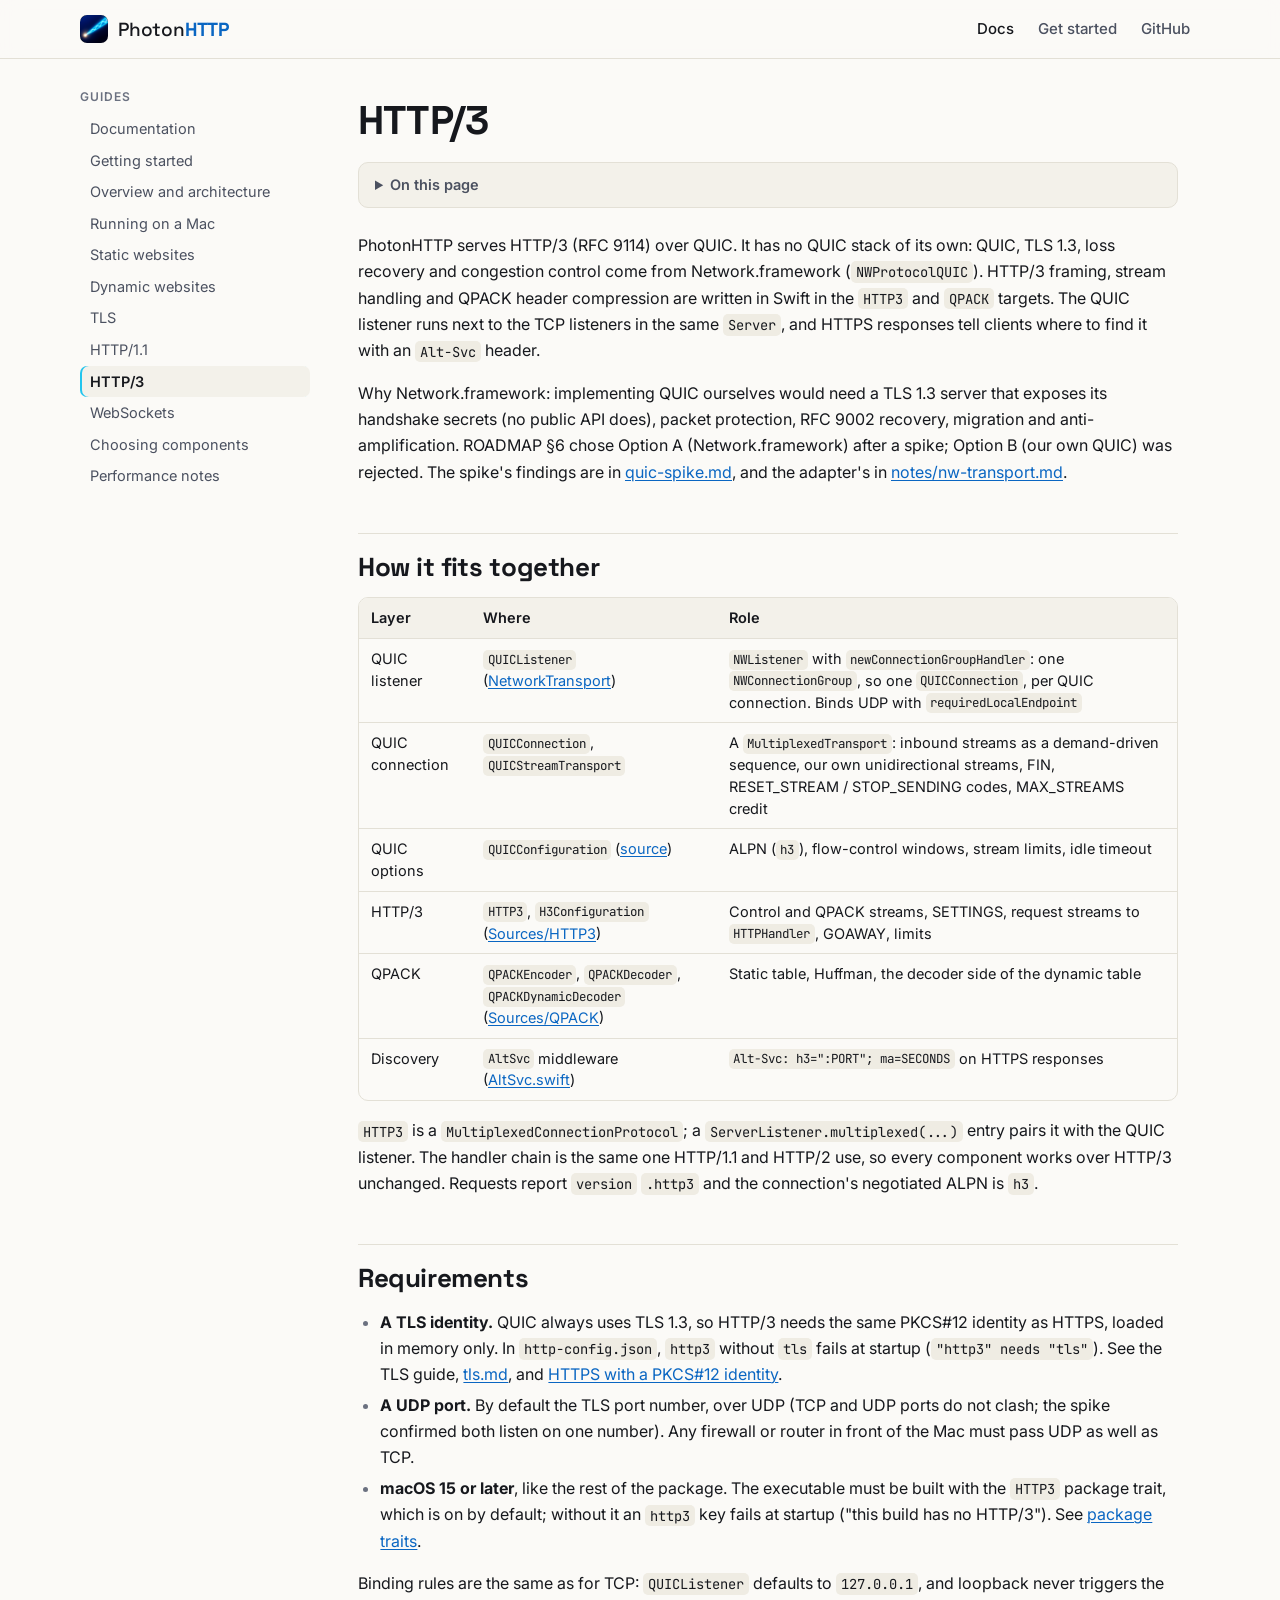
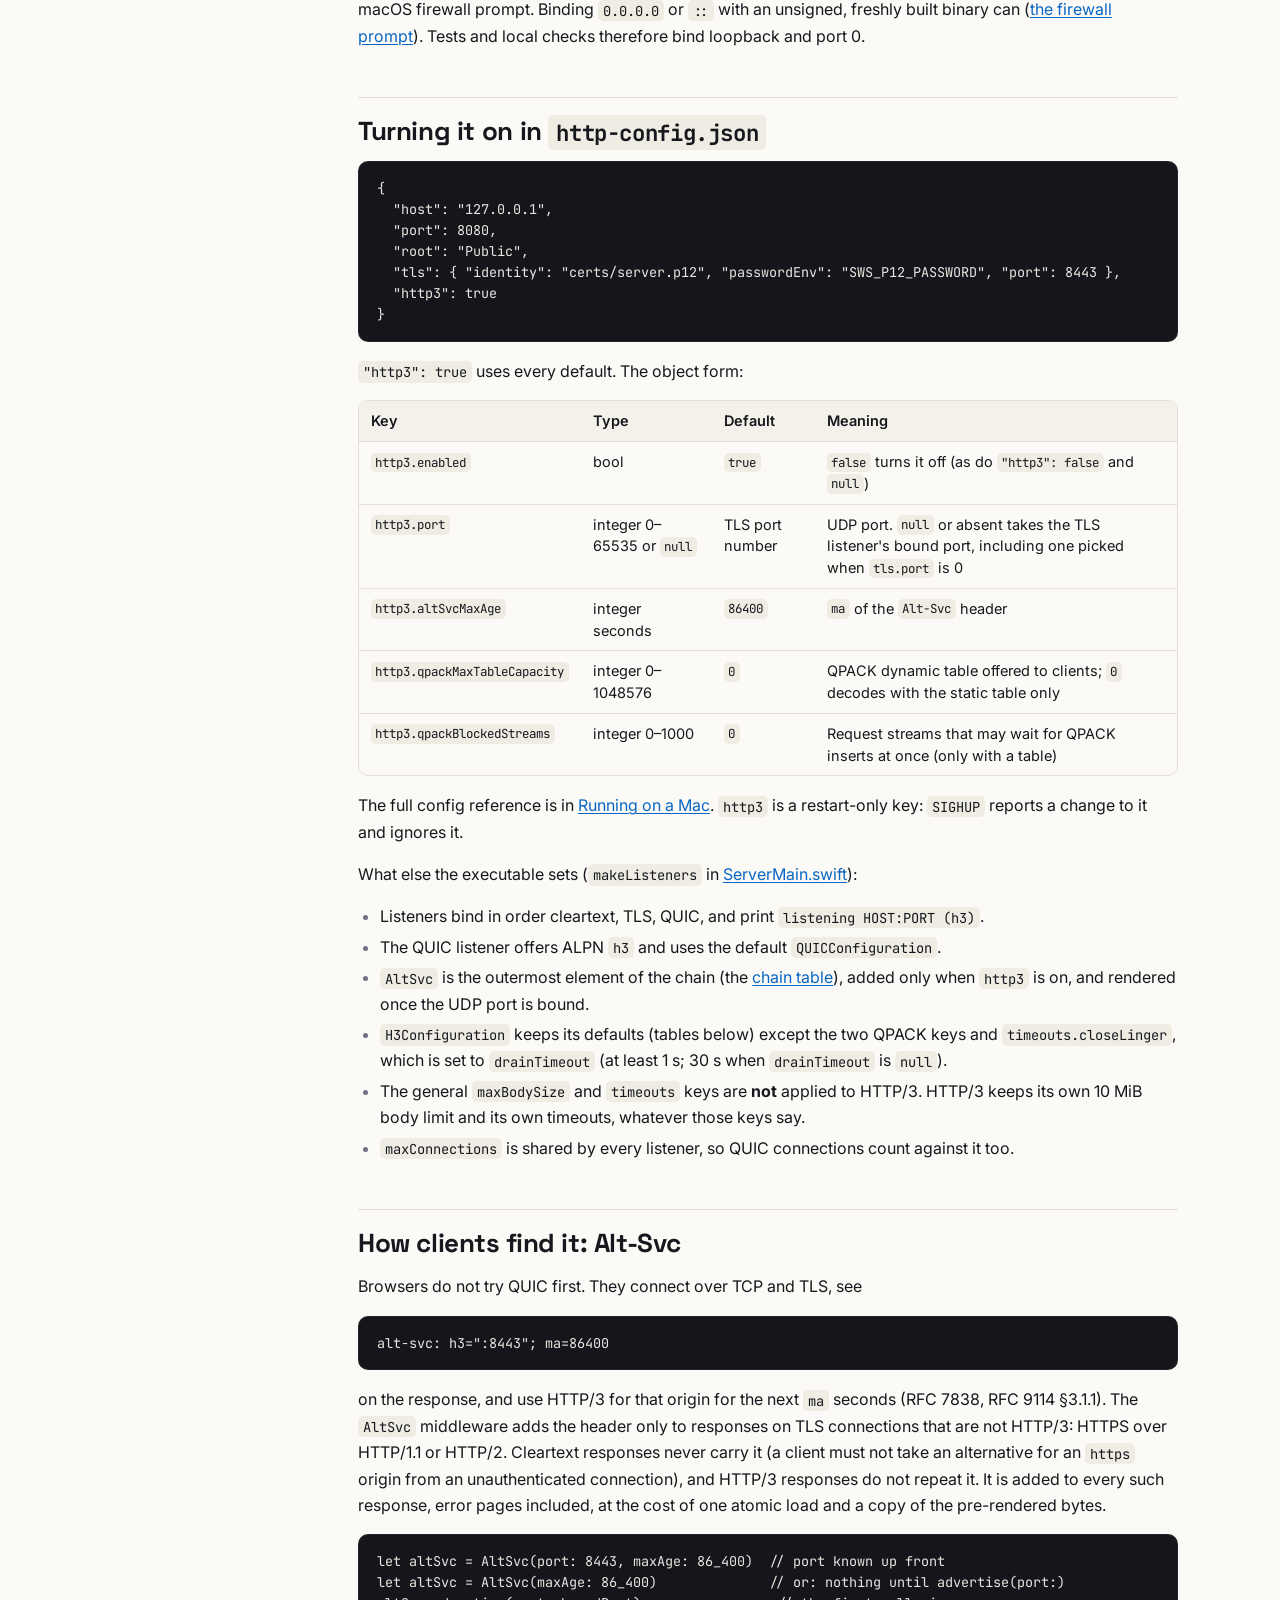
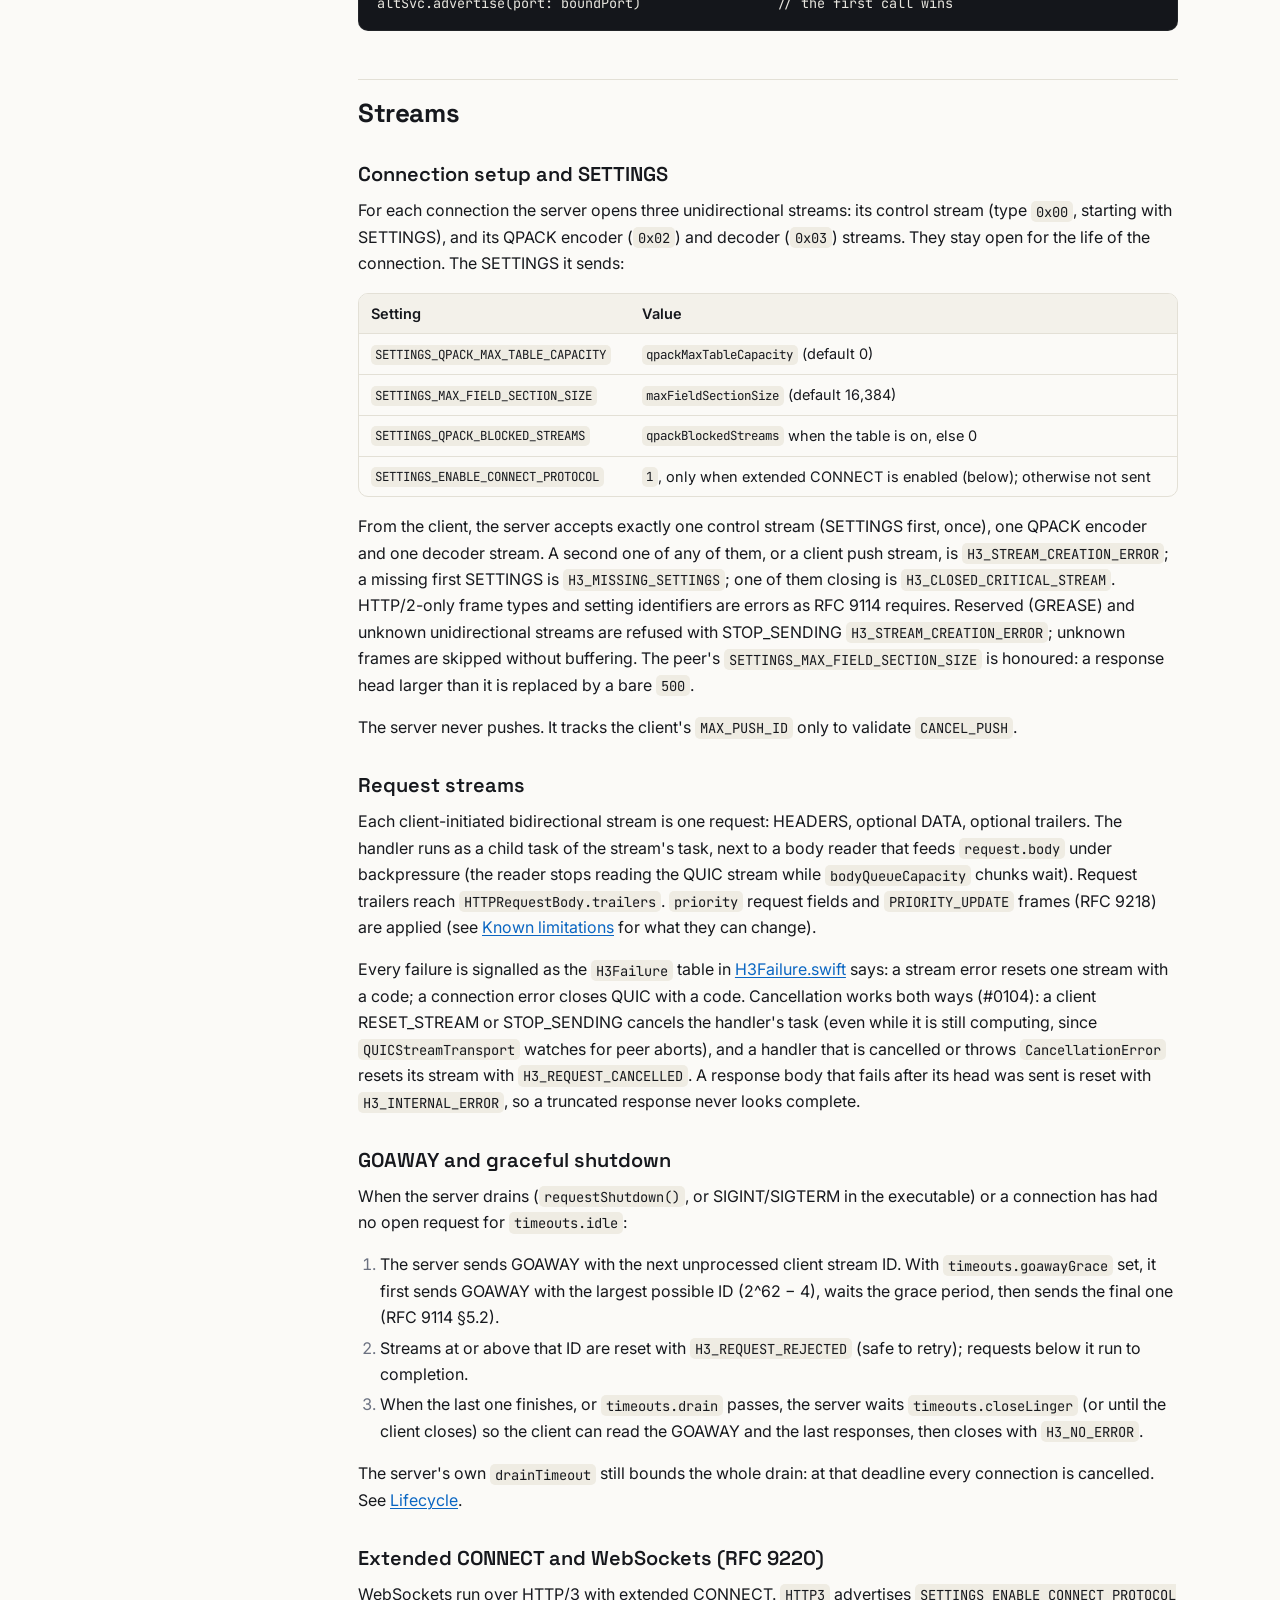
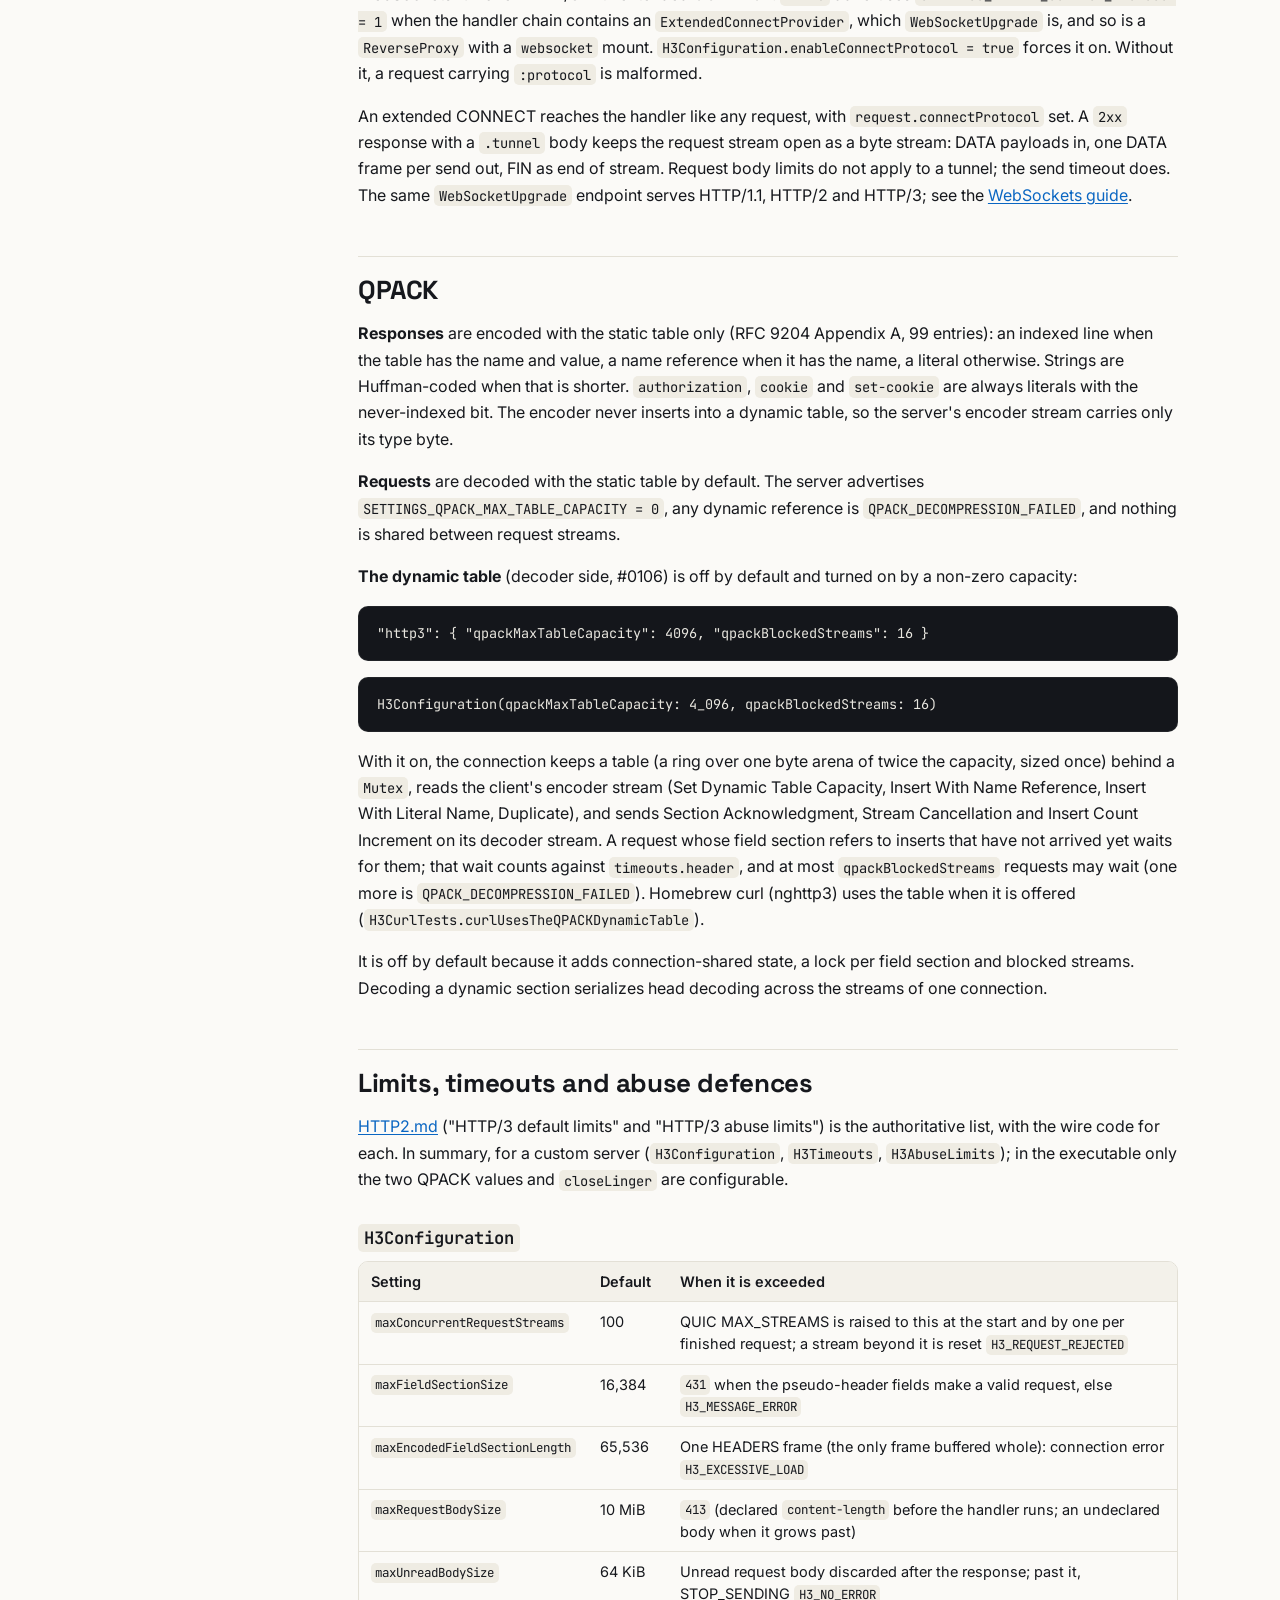
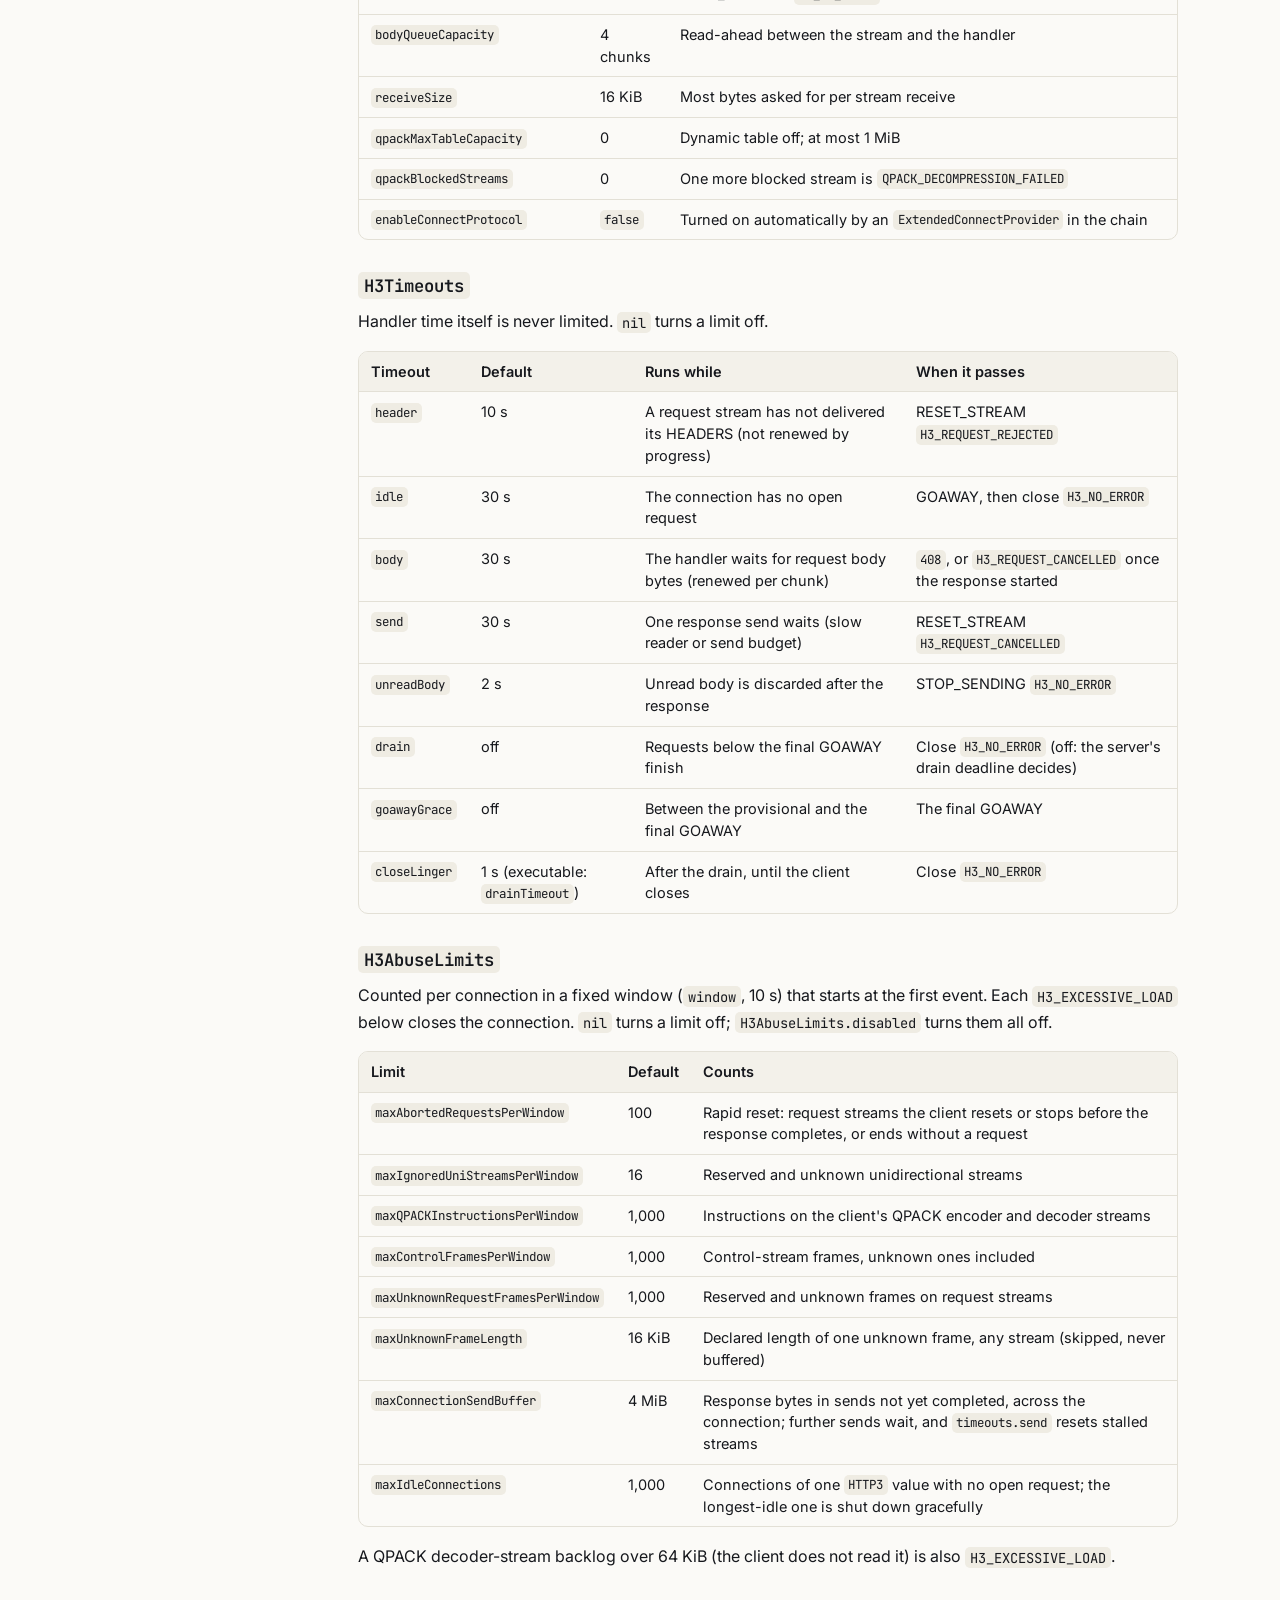
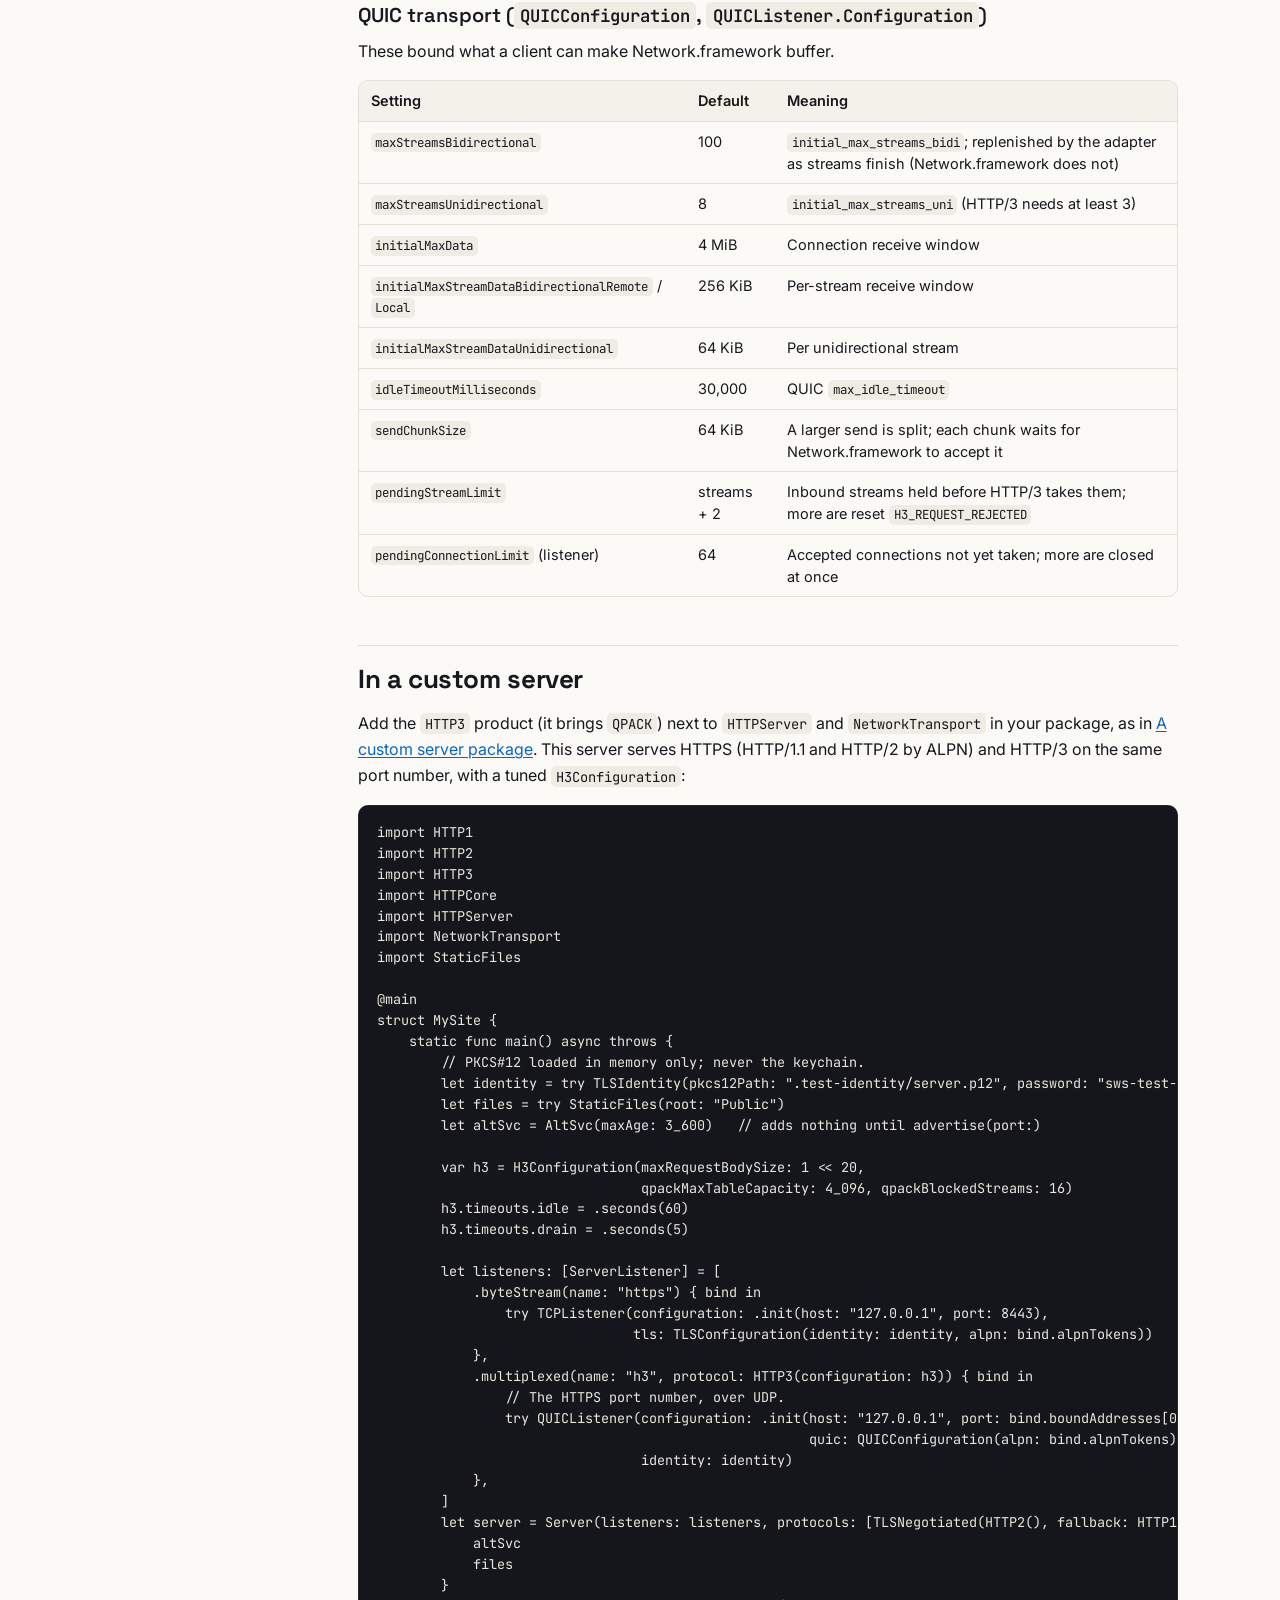
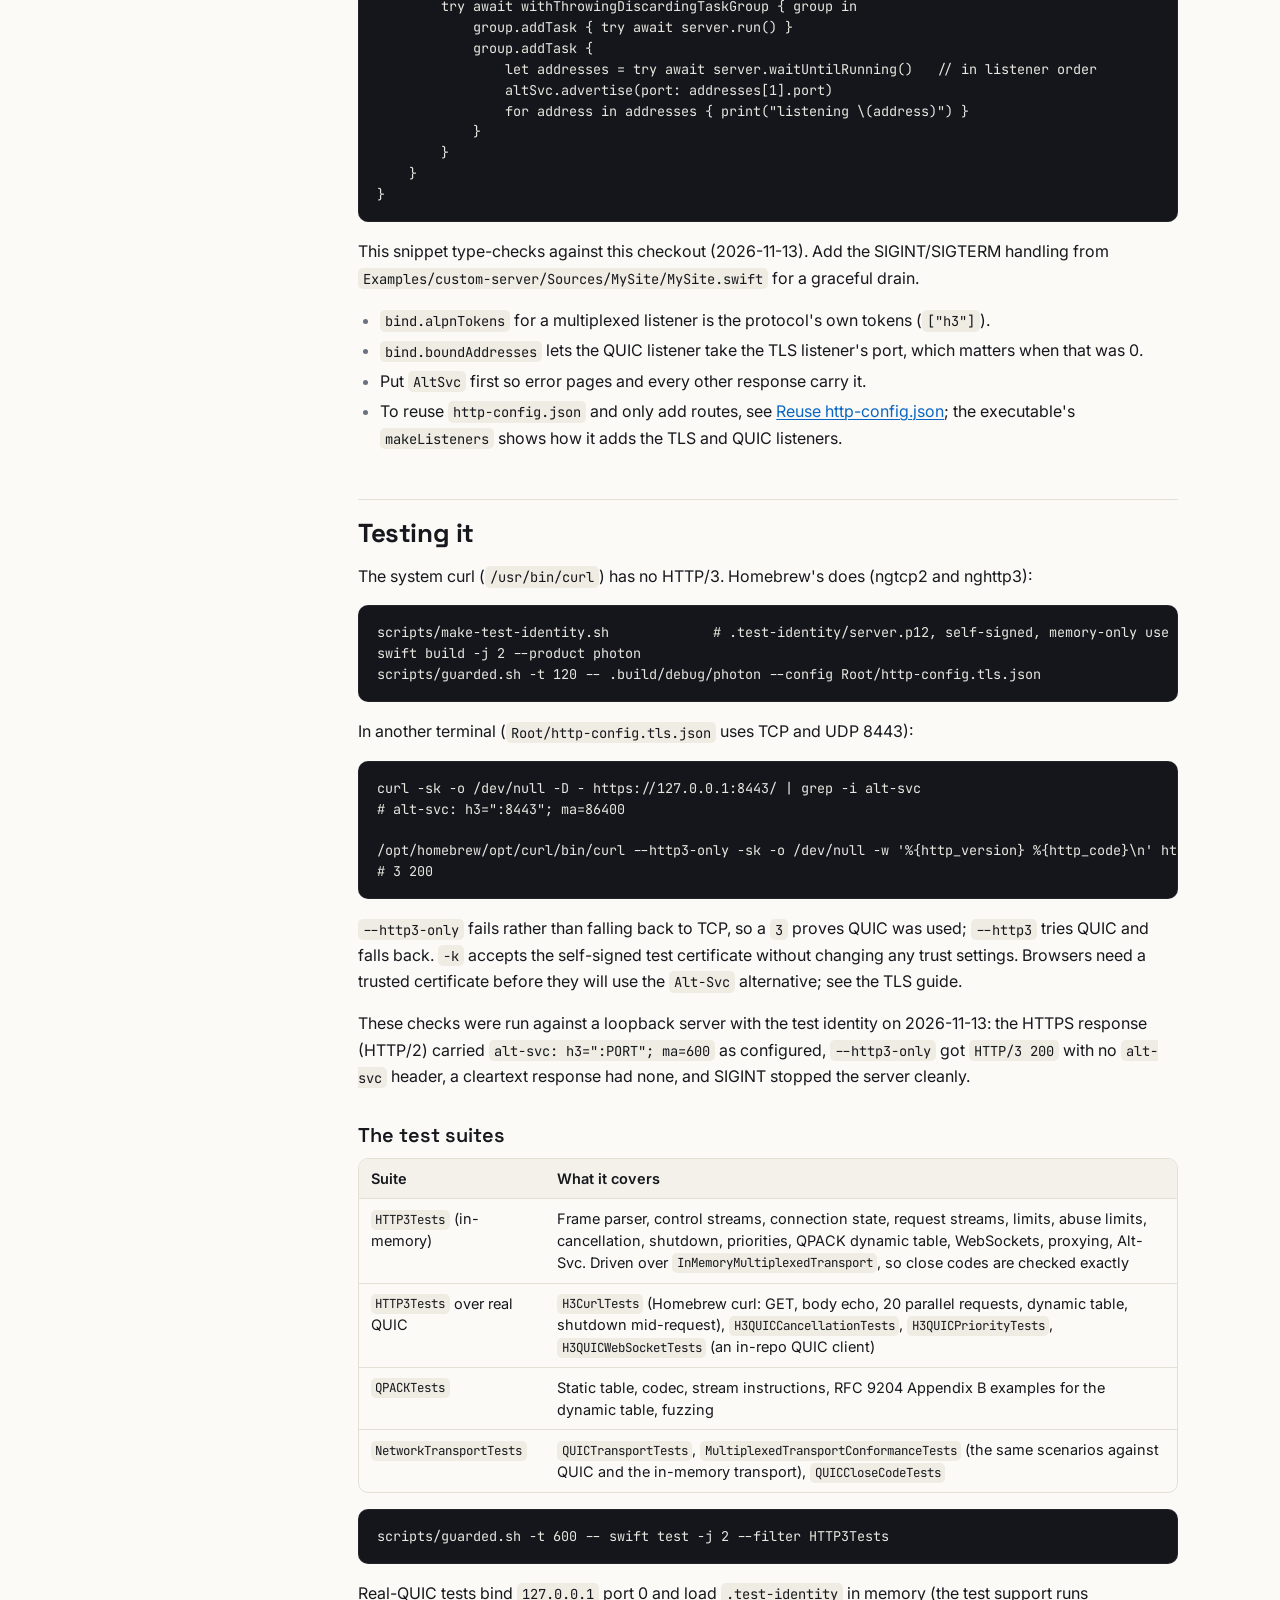
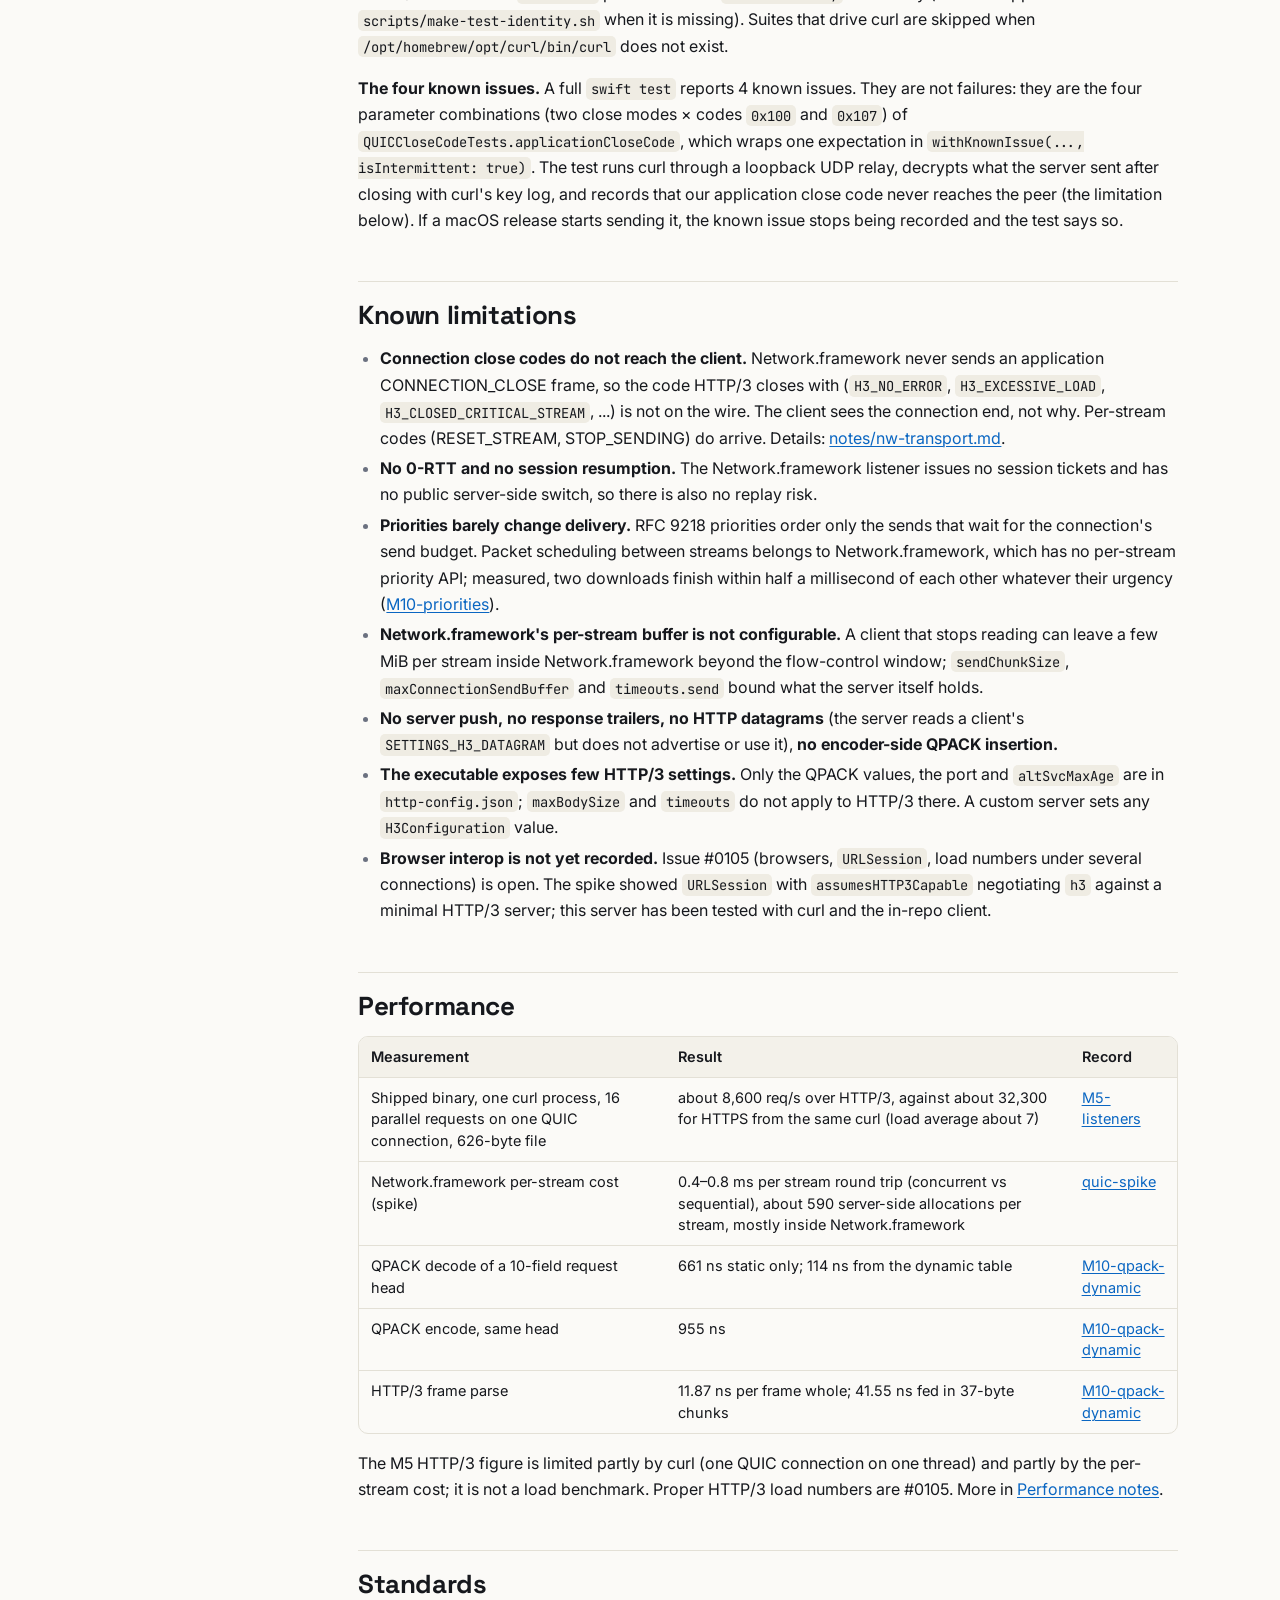
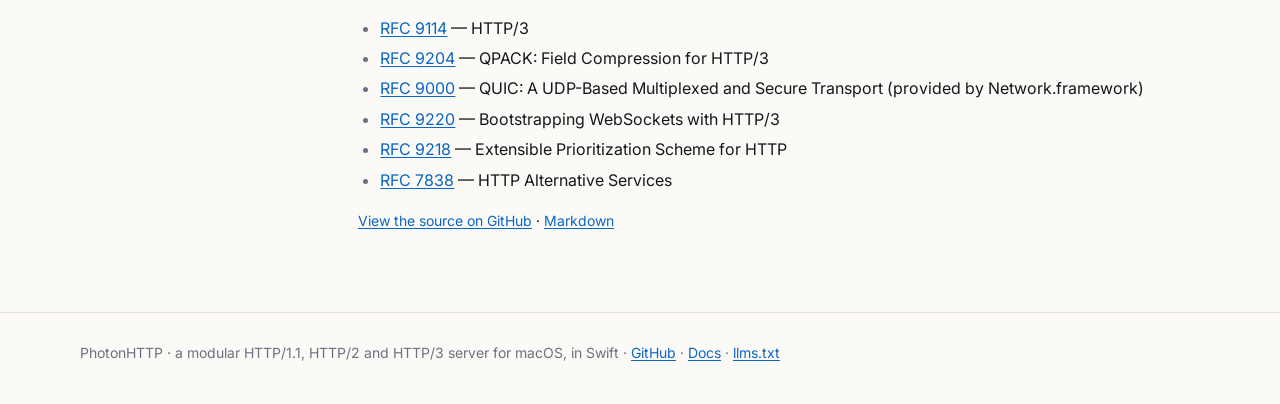
<file: Website/docs/http3.html>
<!doctype html>
<html lang="en">
<head>
<meta charset="utf-8">
<meta name="viewport" content="width=device-width, initial-scale=1">
<title>HTTP/3 · PhotonHTTP</title>
<meta name="description" content="QUIC from Network.framework, Alt-Svc discovery, streams and QPACK, limits and abuse defences, known limitations, testing with curl.">
<link rel="canonical" href="https://photon-http.sstools.co/docs/http3.html">
<link rel="alternate" type="text/markdown" href="http3.md" title="Markdown">
<meta property="og:type" content="article">
<meta property="og:site_name" content="PhotonHTTP">
<meta property="og:title" content="HTTP/3 · PhotonHTTP">
<meta property="og:description" content="QUIC from Network.framework, Alt-Svc discovery, streams and QPACK, limits and abuse defences, known limitations, testing with curl.">
<meta property="og:url" content="https://photon-http.sstools.co/docs/http3.html">
<meta property="og:image" content="https://photon-http.sstools.co/images/og.png">
<meta property="og:image:width" content="1200">
<meta property="og:image:height" content="630">
<meta property="og:image:alt" content="PhotonHTTP">
<meta name="twitter:card" content="summary_large_image">
<meta name="twitter:title" content="HTTP/3 · PhotonHTTP">
<meta name="twitter:description" content="QUIC from Network.framework, Alt-Svc discovery, streams and QPACK, limits and abuse defences, known limitations, testing with curl.">
<meta name="twitter:image" content="https://photon-http.sstools.co/images/og.png">
<link rel="icon" type="image/png" sizes="32x32" href="../images/favicon-32.png">
<link rel="apple-touch-icon" href="../images/apple-touch-icon.png">
<link rel="preconnect" href="https://fonts.googleapis.com">
<link rel="preconnect" href="https://fonts.gstatic.com" crossorigin>
<link rel="stylesheet" href="https://fonts.googleapis.com/css2?family=Inter:wght@400;500;600;700&amp;family=JetBrains+Mono:wght@400;500&amp;family=Space+Grotesk:wght@500;700&amp;display=swap">
<link rel="stylesheet" href="../assets/site.css">
<script src="../assets/site.js" defer></script>
</head>
<body class="docs">
<!-- Generated by scripts/build-website.sh from docs/guide/http3.md. Do not edit. -->
<header class="site-header">
  <div class="wrap header-inner">
    <a class="brand" href="../"><img src="../images/logo.png" alt="" width="28" height="28" onerror="this.remove()"><span>Photon<b>HTTP</b></span></a>
    <nav class="top-nav" aria-label="Site">
      <a href="index.html" aria-current="page">Docs</a>
      <a href="getting-started.html">Get started</a>
      <a href="https://github.com/brennanMKE/PhotonHTTP" rel="noopener">GitHub</a>
    </nav>
  </div>
</header>
<div class="wrap docs-layout">
  <aside class="docs-nav" aria-label="Documentation">
    <details open>
      <summary>Guides</summary>
      <ul>
<li><a href="index.html">Documentation</a></li>
<li><a href="getting-started.html">Getting started</a></li>
<li><a href="overview.html">Overview and architecture</a></li>
<li><a href="running-on-a-mac.html">Running on a Mac</a></li>
<li><a href="static-sites.html">Static websites</a></li>
<li><a href="dynamic-sites.html">Dynamic websites</a></li>
<li><a href="tls.html">TLS</a></li>
<li><a href="http1.html">HTTP/1.1</a></li>
<li><a href="http3.html" aria-current="page">HTTP/3</a></li>
<li><a href="websockets.html">WebSockets</a></li>
<li><a href="choosing-components.html">Choosing components</a></li>
<li><a href="performance.html">Performance notes</a></li>
      </ul>
    </details>
  </aside>
  <main class="prose" id="main">
<h1 id="http3">HTTP/3</h1>
<details class="toc"><summary>On this page</summary><ul>
<li><a href="#how-it-fits-together">How it fits together</a></li>
<li><a href="#requirements">Requirements</a></li>
<li><a href="#turning-it-on-in-http-configjson">Turning it on in <code>http-config.json</code></a></li>
<li><a href="#how-clients-find-it-alt-svc">How clients find it: Alt-Svc</a></li>
<li><a href="#streams">Streams</a></li>
<li><a href="#qpack">QPACK</a></li>
<li><a href="#limits-timeouts-and-abuse-defences">Limits, timeouts and abuse defences</a></li>
<li><a href="#in-a-custom-server">In a custom server</a></li>
<li><a href="#testing-it">Testing it</a></li>
<li><a href="#known-limitations">Known limitations</a></li>
<li><a href="#performance">Performance</a></li>
<li><a href="#standards">Standards</a></li>
</ul></details>
<p>PhotonHTTP serves HTTP/3 (RFC 9114) over QUIC. It has no QUIC stack of its own: QUIC,
TLS 1.3, loss recovery and congestion control come from Network.framework (<code>NWProtocolQUIC</code>).
HTTP/3 framing, stream handling and QPACK header compression are written in Swift in the
<code>HTTP3</code> and <code>QPACK</code> targets. The QUIC listener runs next to the TCP listeners in the same
<code>Server</code>, and HTTPS responses tell clients where to find it with an <code>Alt-Svc</code> header.</p>
<p>Why Network.framework: implementing QUIC ourselves would need a TLS 1.3 server that exposes
its handshake secrets (no public API does), packet protection, RFC 9002 recovery, migration
and anti-amplification. ROADMAP §6 chose Option A (Network.framework) after a spike;
Option B (our own QUIC) was rejected. The spike's findings are in
<a href="https://github.com/brennanMKE/PhotonHTTP/blob/main/docs/spikes/quic-spike.md" rel="noopener">quic-spike.md</a>, and the adapter's in
<a href="https://github.com/brennanMKE/PhotonHTTP/blob/main/docs/notes/nw-transport.md" rel="noopener">notes/nw-transport.md</a>.</p>
<h2 id="how-it-fits-together"><a class="anchor" href="#how-it-fits-together" aria-hidden="true">#</a>How it fits together</h2>
<div class="table-wrap"><table><thead><tr><th>Layer</th><th>Where</th><th>Role</th></tr></thead><tbody><tr><td>QUIC listener</td><td><code>QUICListener</code> (<a href="https://github.com/brennanMKE/PhotonHTTP/blob/main/Sources/NetworkTransport/QUICListener.swift" rel="noopener">NetworkTransport</a>)</td><td><code>NWListener</code> with <code>newConnectionGroupHandler</code>: one <code>NWConnectionGroup</code>, so one <code>QUICConnection</code>, per QUIC connection. Binds UDP with <code>requiredLocalEndpoint</code></td></tr><tr><td>QUIC connection</td><td><code>QUICConnection</code>, <code>QUICStreamTransport</code></td><td>A <code>MultiplexedTransport</code>: inbound streams as a demand-driven sequence, our own unidirectional streams, FIN, RESET_STREAM / STOP_SENDING codes, MAX_STREAMS credit</td></tr><tr><td>QUIC options</td><td><code>QUICConfiguration</code> (<a href="https://github.com/brennanMKE/PhotonHTTP/blob/main/Sources/NetworkTransport/QUICConfiguration.swift" rel="noopener">source</a>)</td><td>ALPN (<code>h3</code>), flow-control windows, stream limits, idle timeout</td></tr><tr><td>HTTP/3</td><td><code>HTTP3</code>, <code>H3Configuration</code> (<a href="https://github.com/brennanMKE/PhotonHTTP/blob/main/Sources/HTTP3/HTTP3.swift" rel="noopener">Sources/HTTP3</a>)</td><td>Control and QPACK streams, SETTINGS, request streams to <code>HTTPHandler</code>, GOAWAY, limits</td></tr><tr><td>QPACK</td><td><code>QPACKEncoder</code>, <code>QPACKDecoder</code>, <code>QPACKDynamicDecoder</code> (<a href="https://github.com/brennanMKE/PhotonHTTP/tree/main/Sources/QPACK" rel="noopener">Sources/QPACK</a>)</td><td>Static table, Huffman, the decoder side of the dynamic table</td></tr><tr><td>Discovery</td><td><code>AltSvc</code> middleware (<a href="https://github.com/brennanMKE/PhotonHTTP/blob/main/Sources/HTTP3/AltSvc.swift" rel="noopener">AltSvc.swift</a>)</td><td><code>Alt-Svc: h3=":PORT"; ma=SECONDS</code> on HTTPS responses</td></tr></tbody></table></div>
<p><code>HTTP3</code> is a <code>MultiplexedConnectionProtocol</code>; a <code>ServerListener.multiplexed(...)</code> entry
pairs it with the QUIC listener. The handler chain is the same one HTTP/1.1 and HTTP/2 use,
so every component works over HTTP/3 unchanged. Requests report <code>version</code> <code>.http3</code> and
the connection's negotiated ALPN is <code>h3</code>.</p>
<h2 id="requirements"><a class="anchor" href="#requirements" aria-hidden="true">#</a>Requirements</h2>
<ul>
<li><strong>A TLS identity.</strong> QUIC always uses TLS 1.3, so HTTP/3 needs the same PKCS#12 identity as
HTTPS, loaded in memory only. In <code>http-config.json</code>, <code>http3</code> without <code>tls</code> fails at startup
(<code>"http3" needs "tls"</code>). See the TLS guide, <a href="tls.html">tls.md</a>, and
<a href="running-on-a-mac.html#https-with-a-pkcs12-identity">HTTPS with a PKCS#12 identity</a>.</li>
<li><strong>A UDP port.</strong> By default the TLS port number, over UDP (TCP and UDP ports do not clash;
the spike confirmed both listen on one number). Any firewall or router in front of the Mac
must pass UDP as well as TCP.</li>
<li><strong>macOS 15 or later</strong>, like the rest of the package. The executable must be built with the
<code>HTTP3</code> package trait, which is on by default; without it an <code>http3</code> key fails at startup
("this build has no HTTP/3"). See <a href="choosing-components.html#package-traits-for-the-executable">package traits</a>.</li>
</ul>
<p>Binding rules are the same as for TCP: <code>QUICListener</code> defaults to <code>127.0.0.1</code>, and loopback
never triggers the macOS firewall prompt. Binding <code>0.0.0.0</code> or <code>::</code> with an unsigned, freshly
built binary can (<a href="running-on-a-mac.html#binding-to-all-interfaces-and-the-firewall-prompt">the firewall prompt</a>).
Tests and local checks therefore bind loopback and port 0.</p>
<h2 id="turning-it-on-in-http-configjson"><a class="anchor" href="#turning-it-on-in-http-configjson" aria-hidden="true">#</a>Turning it on in <code>http-config.json</code></h2>
<pre><code class="language-json">{
  "host": "127.0.0.1",
  "port": 8080,
  "root": "Public",
  "tls": { "identity": "certs/server.p12", "passwordEnv": "SWS_P12_PASSWORD", "port": 8443 },
  "http3": true
}</code></pre>
<p><code>"http3": true</code> uses every default. The object form:</p>
<div class="table-wrap"><table><thead><tr><th>Key</th><th>Type</th><th>Default</th><th>Meaning</th></tr></thead><tbody><tr><td><code>http3.enabled</code></td><td>bool</td><td><code>true</code></td><td><code>false</code> turns it off (as do <code>"http3": false</code> and <code>null</code>)</td></tr><tr><td><code>http3.port</code></td><td>integer 0–65535 or <code>null</code></td><td>TLS port number</td><td>UDP port. <code>null</code> or absent takes the TLS listener's bound port, including one picked when <code>tls.port</code> is 0</td></tr><tr><td><code>http3.altSvcMaxAge</code></td><td>integer seconds</td><td><code>86400</code></td><td><code>ma</code> of the <code>Alt-Svc</code> header</td></tr><tr><td><code>http3.qpackMaxTableCapacity</code></td><td>integer 0–1048576</td><td><code>0</code></td><td>QPACK dynamic table offered to clients; <code>0</code> decodes with the static table only</td></tr><tr><td><code>http3.qpackBlockedStreams</code></td><td>integer 0–1000</td><td><code>0</code></td><td>Request streams that may wait for QPACK inserts at once (only with a table)</td></tr></tbody></table></div>
<p>The full config reference is in <a href="running-on-a-mac.html#tls-http2-and-http3">Running on a Mac</a>.
<code>http3</code> is a restart-only key: <code>SIGHUP</code> reports a change to it and ignores it.</p>
<p>What else the executable sets (<code>makeListeners</code> in
<a href="https://github.com/brennanMKE/PhotonHTTP/blob/main/Sources/Photon/ServerMain.swift" rel="noopener">ServerMain.swift</a>):</p>
<ul>
<li>Listeners bind in order cleartext, TLS, QUIC, and print <code>listening HOST:PORT (h3)</code>.</li>
<li>The QUIC listener offers ALPN <code>h3</code> and uses the default <code>QUICConfiguration</code>.</li>
<li><code>AltSvc</code> is the outermost element of the chain (the <a href="overview.html#the-chain-the-executable-builds">chain table</a>),
added only when <code>http3</code> is on, and rendered once the UDP port is bound.</li>
<li><code>H3Configuration</code> keeps its defaults (tables below) except the two QPACK keys and
<code>timeouts.closeLinger</code>, which is set to <code>drainTimeout</code> (at least 1 s; 30 s when
<code>drainTimeout</code> is <code>null</code>).</li>
<li>The general <code>maxBodySize</code> and <code>timeouts</code> keys are <strong>not</strong> applied to HTTP/3. HTTP/3 keeps
its own 10 MiB body limit and its own timeouts, whatever those keys say.</li>
<li><code>maxConnections</code> is shared by every listener, so QUIC connections count against it too.</li>
</ul>
<h2 id="how-clients-find-it-alt-svc"><a class="anchor" href="#how-clients-find-it-alt-svc" aria-hidden="true">#</a>How clients find it: Alt-Svc</h2>
<p>Browsers do not try QUIC first. They connect over TCP and TLS, see</p>
<pre><code>alt-svc: h3=":8443"; ma=86400</code></pre>
<p>on the response, and use HTTP/3 for that origin for the next <code>ma</code> seconds (RFC 7838,
RFC 9114 §3.1.1). The <code>AltSvc</code> middleware adds the header only to responses on TLS
connections that are not HTTP/3: HTTPS over HTTP/1.1 or HTTP/2. Cleartext responses never
carry it (a client must not take an alternative for an <code>https</code> origin from an
unauthenticated connection), and HTTP/3 responses do not repeat it. It is added to every
such response, error pages included, at the cost of one atomic load and a copy of the
pre-rendered bytes.</p>
<pre><code class="language-swift">let altSvc = AltSvc(port: 8443, maxAge: 86_400)  // port known up front
let altSvc = AltSvc(maxAge: 86_400)              // or: nothing until advertise(port:)
altSvc.advertise(port: boundPort)                 // the first call wins</code></pre>
<h2 id="streams"><a class="anchor" href="#streams" aria-hidden="true">#</a>Streams</h2>
<h3 id="connection-setup-and-settings"><a class="anchor" href="#connection-setup-and-settings" aria-hidden="true">#</a>Connection setup and SETTINGS</h3>
<p>For each connection the server opens three unidirectional streams: its control stream
(type <code>0x00</code>, starting with SETTINGS), and its QPACK encoder (<code>0x02</code>) and decoder (<code>0x03</code>)
streams. They stay open for the life of the connection. The SETTINGS it sends:</p>
<div class="table-wrap"><table><thead><tr><th>Setting</th><th>Value</th></tr></thead><tbody><tr><td><code>SETTINGS_QPACK_MAX_TABLE_CAPACITY</code></td><td><code>qpackMaxTableCapacity</code> (default 0)</td></tr><tr><td><code>SETTINGS_MAX_FIELD_SECTION_SIZE</code></td><td><code>maxFieldSectionSize</code> (default 16,384)</td></tr><tr><td><code>SETTINGS_QPACK_BLOCKED_STREAMS</code></td><td><code>qpackBlockedStreams</code> when the table is on, else 0</td></tr><tr><td><code>SETTINGS_ENABLE_CONNECT_PROTOCOL</code></td><td><code>1</code>, only when extended CONNECT is enabled (below); otherwise not sent</td></tr></tbody></table></div>
<p>From the client, the server accepts exactly one control stream (SETTINGS first, once), one
QPACK encoder and one decoder stream. A second one of any of them, or a client push stream,
is <code>H3_STREAM_CREATION_ERROR</code>; a missing first SETTINGS is <code>H3_MISSING_SETTINGS</code>; one of them
closing is <code>H3_CLOSED_CRITICAL_STREAM</code>. HTTP/2-only frame types and setting identifiers are
errors as RFC 9114 requires. Reserved (GREASE) and unknown unidirectional streams are refused
with STOP_SENDING <code>H3_STREAM_CREATION_ERROR</code>; unknown frames are skipped without buffering.
The peer's <code>SETTINGS_MAX_FIELD_SECTION_SIZE</code> is honoured: a response head larger than it is
replaced by a bare <code>500</code>.</p>
<p>The server never pushes. It tracks the client's <code>MAX_PUSH_ID</code> only to validate
<code>CANCEL_PUSH</code>.</p>
<h3 id="request-streams"><a class="anchor" href="#request-streams" aria-hidden="true">#</a>Request streams</h3>
<p>Each client-initiated bidirectional stream is one request: HEADERS, optional DATA, optional
trailers. The handler runs as a child task of the stream's task, next to a body reader that
feeds <code>request.body</code> under backpressure (the reader stops reading the QUIC stream while
<code>bodyQueueCapacity</code> chunks wait). Request trailers reach <code>HTTPRequestBody.trailers</code>.
<code>priority</code> request fields and <code>PRIORITY_UPDATE</code> frames (RFC 9218) are applied (see
<a href="#known-limitations">Known limitations</a> for what they can change).</p>
<p>Every failure is signalled as the <code>H3Failure</code> table in
<a href="https://github.com/brennanMKE/PhotonHTTP/blob/main/Sources/HTTP3/H3Failure.swift" rel="noopener">H3Failure.swift</a> says: a stream error resets one
stream with a code; a connection error closes QUIC with a code. Cancellation works both ways
(#0104): a client RESET_STREAM or STOP_SENDING cancels the handler's task (even while it is
still computing, since <code>QUICStreamTransport</code> watches for peer aborts), and a handler that is
cancelled or throws <code>CancellationError</code> resets its stream with <code>H3_REQUEST_CANCELLED</code>. A
response body that fails after its head was sent is reset with <code>H3_INTERNAL_ERROR</code>, so a
truncated response never looks complete.</p>
<h3 id="goaway-and-graceful-shutdown"><a class="anchor" href="#goaway-and-graceful-shutdown" aria-hidden="true">#</a>GOAWAY and graceful shutdown</h3>
<p>When the server drains (<code>requestShutdown()</code>, or SIGINT/SIGTERM in the executable) or a
connection has had no open request for <code>timeouts.idle</code>:</p>
<ol>
<li>The server sends GOAWAY with the next unprocessed client stream ID. With
<code>timeouts.goawayGrace</code> set, it first sends GOAWAY with the largest possible ID
(2^62 − 4), waits the grace period, then sends the final one (RFC 9114 §5.2).</li>
<li>Streams at or above that ID are reset with <code>H3_REQUEST_REJECTED</code> (safe to retry);
requests below it run to completion.</li>
<li>When the last one finishes, or <code>timeouts.drain</code> passes, the server waits
<code>timeouts.closeLinger</code> (or until the client closes) so the client can read the GOAWAY and
the last responses, then closes with <code>H3_NO_ERROR</code>.</li>
</ol>
<p>The server's own <code>drainTimeout</code> still bounds the whole drain: at that deadline every
connection is cancelled. See <a href="overview.html#lifecycle">Lifecycle</a>.</p>
<h3 id="extended-connect-and-websockets-rfc-9220"><a class="anchor" href="#extended-connect-and-websockets-rfc-9220" aria-hidden="true">#</a>Extended CONNECT and WebSockets (RFC 9220)</h3>
<p>WebSockets run over HTTP/3 with extended CONNECT. <code>HTTP3</code> advertises
<code>SETTINGS_ENABLE_CONNECT_PROTOCOL = 1</code> when the handler chain contains an
<code>ExtendedConnectProvider</code>, which <code>WebSocketUpgrade</code> is, and so is a <code>ReverseProxy</code> with a
<code>websocket</code> mount. <code>H3Configuration.enableConnectProtocol = true</code> forces it on. Without
it, a request carrying <code>:protocol</code> is malformed.</p>
<p>An extended CONNECT reaches the handler like any request, with <code>request.connectProtocol</code>
set. A <code>2xx</code> response with a <code>.tunnel</code> body keeps the request stream open as a byte stream:
DATA payloads in, one DATA frame per send out, FIN as end of stream. Request body limits do
not apply to a tunnel; the send timeout does. The same <code>WebSocketUpgrade</code> endpoint serves
HTTP/1.1, HTTP/2 and HTTP/3; see the <a href="websockets.html">WebSockets guide</a>.</p>
<h2 id="qpack"><a class="anchor" href="#qpack" aria-hidden="true">#</a>QPACK</h2>
<p><strong>Responses</strong> are encoded with the static table only (RFC 9204 Appendix A, 99 entries):
an indexed line when the table has the name and value, a name reference when it has the
name, a literal otherwise. Strings are Huffman-coded when that is shorter. <code>authorization</code>,
<code>cookie</code> and <code>set-cookie</code> are always literals with the never-indexed bit. The encoder never
inserts into a dynamic table, so the server's encoder stream carries only its type byte.</p>
<p><strong>Requests</strong> are decoded with the static table by default. The server advertises
<code>SETTINGS_QPACK_MAX_TABLE_CAPACITY = 0</code>, any dynamic reference is
<code>QPACK_DECOMPRESSION_FAILED</code>, and nothing is shared between request streams.</p>
<p><strong>The dynamic table</strong> (decoder side, #0106) is off by default and turned on by a non-zero
capacity:</p>
<pre><code class="language-json">"http3": { "qpackMaxTableCapacity": 4096, "qpackBlockedStreams": 16 }</code></pre>
<pre><code class="language-swift">H3Configuration(qpackMaxTableCapacity: 4_096, qpackBlockedStreams: 16)</code></pre>
<p>With it on, the connection keeps a table (a ring over one byte arena of twice the capacity,
sized once) behind a <code>Mutex</code>, reads the client's encoder stream (Set Dynamic Table Capacity,
Insert With Name Reference, Insert With Literal Name, Duplicate), and sends Section
Acknowledgment, Stream Cancellation and Insert Count Increment on its decoder stream. A
request whose field section refers to inserts that have not arrived yet waits for them; that
wait counts against <code>timeouts.header</code>, and at most <code>qpackBlockedStreams</code> requests may wait
(one more is <code>QPACK_DECOMPRESSION_FAILED</code>). Homebrew curl (nghttp3) uses the table when it is
offered (<code>H3CurlTests.curlUsesTheQPACKDynamicTable</code>).</p>
<p>It is off by default because it adds connection-shared state, a lock per field section and
blocked streams. Decoding a dynamic section serializes head decoding across the streams of
one connection.</p>
<h2 id="limits-timeouts-and-abuse-defences"><a class="anchor" href="#limits-timeouts-and-abuse-defences" aria-hidden="true">#</a>Limits, timeouts and abuse defences</h2>
<p><a href="https://github.com/brennanMKE/PhotonHTTP/blob/main/docs/HTTP2.md#http3-default-limits-0102" rel="noopener">HTTP2.md</a> ("HTTP/3 default limits" and "HTTP/3
abuse limits") is the authoritative list, with the wire code for each. In summary, for a
custom server (<code>H3Configuration</code>, <code>H3Timeouts</code>, <code>H3AbuseLimits</code>); in the executable only the
two QPACK values and <code>closeLinger</code> are configurable.</p>
<h3 id="h3configuration"><a class="anchor" href="#h3configuration" aria-hidden="true">#</a><code>H3Configuration</code></h3>
<div class="table-wrap"><table><thead><tr><th>Setting</th><th>Default</th><th>When it is exceeded</th></tr></thead><tbody><tr><td><code>maxConcurrentRequestStreams</code></td><td>100</td><td>QUIC MAX_STREAMS is raised to this at the start and by one per finished request; a stream beyond it is reset <code>H3_REQUEST_REJECTED</code></td></tr><tr><td><code>maxFieldSectionSize</code></td><td>16,384</td><td><code>431</code> when the pseudo-header fields make a valid request, else <code>H3_MESSAGE_ERROR</code></td></tr><tr><td><code>maxEncodedFieldSectionLength</code></td><td>65,536</td><td>One HEADERS frame (the only frame buffered whole): connection error <code>H3_EXCESSIVE_LOAD</code></td></tr><tr><td><code>maxRequestBodySize</code></td><td>10 MiB</td><td><code>413</code> (declared <code>content-length</code> before the handler runs; an undeclared body when it grows past)</td></tr><tr><td><code>maxUnreadBodySize</code></td><td>64 KiB</td><td>Unread request body discarded after the response; past it, STOP_SENDING <code>H3_NO_ERROR</code></td></tr><tr><td><code>bodyQueueCapacity</code></td><td>4 chunks</td><td>Read-ahead between the stream and the handler</td></tr><tr><td><code>receiveSize</code></td><td>16 KiB</td><td>Most bytes asked for per stream receive</td></tr><tr><td><code>qpackMaxTableCapacity</code></td><td>0</td><td>Dynamic table off; at most 1 MiB</td></tr><tr><td><code>qpackBlockedStreams</code></td><td>0</td><td>One more blocked stream is <code>QPACK_DECOMPRESSION_FAILED</code></td></tr><tr><td><code>enableConnectProtocol</code></td><td><code>false</code></td><td>Turned on automatically by an <code>ExtendedConnectProvider</code> in the chain</td></tr></tbody></table></div>
<h3 id="h3timeouts"><a class="anchor" href="#h3timeouts" aria-hidden="true">#</a><code>H3Timeouts</code></h3>
<p>Handler time itself is never limited. <code>nil</code> turns a limit off.</p>
<div class="table-wrap"><table><thead><tr><th>Timeout</th><th>Default</th><th>Runs while</th><th>When it passes</th></tr></thead><tbody><tr><td><code>header</code></td><td>10 s</td><td>A request stream has not delivered its HEADERS (not renewed by progress)</td><td>RESET_STREAM <code>H3_REQUEST_REJECTED</code></td></tr><tr><td><code>idle</code></td><td>30 s</td><td>The connection has no open request</td><td>GOAWAY, then close <code>H3_NO_ERROR</code></td></tr><tr><td><code>body</code></td><td>30 s</td><td>The handler waits for request body bytes (renewed per chunk)</td><td><code>408</code>, or <code>H3_REQUEST_CANCELLED</code> once the response started</td></tr><tr><td><code>send</code></td><td>30 s</td><td>One response send waits (slow reader or send budget)</td><td>RESET_STREAM <code>H3_REQUEST_CANCELLED</code></td></tr><tr><td><code>unreadBody</code></td><td>2 s</td><td>Unread body is discarded after the response</td><td>STOP_SENDING <code>H3_NO_ERROR</code></td></tr><tr><td><code>drain</code></td><td>off</td><td>Requests below the final GOAWAY finish</td><td>Close <code>H3_NO_ERROR</code> (off: the server's drain deadline decides)</td></tr><tr><td><code>goawayGrace</code></td><td>off</td><td>Between the provisional and the final GOAWAY</td><td>The final GOAWAY</td></tr><tr><td><code>closeLinger</code></td><td>1 s (executable: <code>drainTimeout</code>)</td><td>After the drain, until the client closes</td><td>Close <code>H3_NO_ERROR</code></td></tr></tbody></table></div>
<h3 id="h3abuselimits"><a class="anchor" href="#h3abuselimits" aria-hidden="true">#</a><code>H3AbuseLimits</code></h3>
<p>Counted per connection in a fixed window (<code>window</code>, 10 s) that starts at the first event.
Each <code>H3_EXCESSIVE_LOAD</code> below closes the connection. <code>nil</code> turns a limit off;
<code>H3AbuseLimits.disabled</code> turns them all off.</p>
<div class="table-wrap"><table><thead><tr><th>Limit</th><th>Default</th><th>Counts</th></tr></thead><tbody><tr><td><code>maxAbortedRequestsPerWindow</code></td><td>100</td><td>Rapid reset: request streams the client resets or stops before the response completes, or ends without a request</td></tr><tr><td><code>maxIgnoredUniStreamsPerWindow</code></td><td>16</td><td>Reserved and unknown unidirectional streams</td></tr><tr><td><code>maxQPACKInstructionsPerWindow</code></td><td>1,000</td><td>Instructions on the client's QPACK encoder and decoder streams</td></tr><tr><td><code>maxControlFramesPerWindow</code></td><td>1,000</td><td>Control-stream frames, unknown ones included</td></tr><tr><td><code>maxUnknownRequestFramesPerWindow</code></td><td>1,000</td><td>Reserved and unknown frames on request streams</td></tr><tr><td><code>maxUnknownFrameLength</code></td><td>16 KiB</td><td>Declared length of one unknown frame, any stream (skipped, never buffered)</td></tr><tr><td><code>maxConnectionSendBuffer</code></td><td>4 MiB</td><td>Response bytes in sends not yet completed, across the connection; further sends wait, and <code>timeouts.send</code> resets stalled streams</td></tr><tr><td><code>maxIdleConnections</code></td><td>1,000</td><td>Connections of one <code>HTTP3</code> value with no open request; the longest-idle one is shut down gracefully</td></tr></tbody></table></div>
<p>A QPACK decoder-stream backlog over 64 KiB (the client does not read it) is also
<code>H3_EXCESSIVE_LOAD</code>.</p>
<h3 id="quic-transport-quicconfiguration-quiclistenerconfiguration"><a class="anchor" href="#quic-transport-quicconfiguration-quiclistenerconfiguration" aria-hidden="true">#</a>QUIC transport (<code>QUICConfiguration</code>, <code>QUICListener.Configuration</code>)</h3>
<p>These bound what a client can make Network.framework buffer.</p>
<div class="table-wrap"><table><thead><tr><th>Setting</th><th>Default</th><th>Meaning</th></tr></thead><tbody><tr><td><code>maxStreamsBidirectional</code></td><td>100</td><td><code>initial_max_streams_bidi</code>; replenished by the adapter as streams finish (Network.framework does not)</td></tr><tr><td><code>maxStreamsUnidirectional</code></td><td>8</td><td><code>initial_max_streams_uni</code> (HTTP/3 needs at least 3)</td></tr><tr><td><code>initialMaxData</code></td><td>4 MiB</td><td>Connection receive window</td></tr><tr><td><code>initialMaxStreamDataBidirectionalRemote</code> / <code>Local</code></td><td>256 KiB</td><td>Per-stream receive window</td></tr><tr><td><code>initialMaxStreamDataUnidirectional</code></td><td>64 KiB</td><td>Per unidirectional stream</td></tr><tr><td><code>idleTimeoutMilliseconds</code></td><td>30,000</td><td>QUIC <code>max_idle_timeout</code></td></tr><tr><td><code>sendChunkSize</code></td><td>64 KiB</td><td>A larger send is split; each chunk waits for Network.framework to accept it</td></tr><tr><td><code>pendingStreamLimit</code></td><td>streams + 2</td><td>Inbound streams held before HTTP/3 takes them; more are reset <code>H3_REQUEST_REJECTED</code></td></tr><tr><td><code>pendingConnectionLimit</code> (listener)</td><td>64</td><td>Accepted connections not yet taken; more are closed at once</td></tr></tbody></table></div>
<h2 id="in-a-custom-server"><a class="anchor" href="#in-a-custom-server" aria-hidden="true">#</a>In a custom server</h2>
<p>Add the <code>HTTP3</code> product (it brings <code>QPACK</code>) next to <code>HTTPServer</code> and <code>NetworkTransport</code> in
your package, as in <a href="choosing-components.html#a-custom-server-package">A custom server package</a>.
This server serves HTTPS (HTTP/1.1 and HTTP/2 by ALPN) and HTTP/3 on the same port number,
with a tuned <code>H3Configuration</code>:</p>
<pre><code class="language-swift">import HTTP1
import HTTP2
import HTTP3
import HTTPCore
import HTTPServer
import NetworkTransport
import StaticFiles

@main
struct MySite {
    static func main() async throws {
        // PKCS#12 loaded in memory only; never the keychain.
        let identity = try TLSIdentity(pkcs12Path: ".test-identity/server.p12", password: "sws-test-password")
        let files = try StaticFiles(root: "Public")
        let altSvc = AltSvc(maxAge: 3_600)   // adds nothing until advertise(port:)

        var h3 = H3Configuration(maxRequestBodySize: 1 &lt;&lt; 20,
                                 qpackMaxTableCapacity: 4_096, qpackBlockedStreams: 16)
        h3.timeouts.idle = .seconds(60)
        h3.timeouts.drain = .seconds(5)

        let listeners: [ServerListener] = [
            .byteStream(name: "https") { bind in
                try TCPListener(configuration: .init(host: "127.0.0.1", port: 8443),
                                tls: TLSConfiguration(identity: identity, alpn: bind.alpnTokens))
            },
            .multiplexed(name: "h3", protocol: HTTP3(configuration: h3)) { bind in
                // The HTTPS port number, over UDP.
                try QUICListener(configuration: .init(host: "127.0.0.1", port: bind.boundAddresses[0].port,
                                                      quic: QUICConfiguration(alpn: bind.alpnTokens)),
                                 identity: identity)
            },
        ]
        let server = Server(listeners: listeners, protocols: [TLSNegotiated(HTTP2(), fallback: HTTP1())]) {
            altSvc
            files
        }
        try await withThrowingDiscardingTaskGroup { group in
            group.addTask { try await server.run() }
            group.addTask {
                let addresses = try await server.waitUntilRunning()   // in listener order
                altSvc.advertise(port: addresses[1].port)
                for address in addresses { print("listening \(address)") }
            }
        }
    }
}</code></pre>
<p>This snippet type-checks against this checkout (2026-11-13). Add the SIGINT/SIGTERM
handling from <code>Examples/custom-server/Sources/MySite/MySite.swift</code> for a graceful drain.</p>
<ul>
<li><code>bind.alpnTokens</code> for a multiplexed listener is the protocol's own tokens (<code>["h3"]</code>).</li>
<li><code>bind.boundAddresses</code> lets the QUIC listener take the TLS listener's port, which matters
when that was 0.</li>
<li>Put <code>AltSvc</code> first so error pages and every other response carry it.</li>
<li>To reuse <code>http-config.json</code> and only add routes, see
<a href="choosing-components.html#reuse-http-configjson-and-add-your-own-routes">Reuse http-config.json</a>;
the executable's <code>makeListeners</code> shows how it adds the TLS and QUIC listeners.</li>
</ul>
<h2 id="testing-it"><a class="anchor" href="#testing-it" aria-hidden="true">#</a>Testing it</h2>
<p>The system curl (<code>/usr/bin/curl</code>) has no HTTP/3. Homebrew's does (ngtcp2 and nghttp3):</p>
<pre><code class="language-bash">scripts/make-test-identity.sh             # .test-identity/server.p12, self-signed, memory-only use
swift build -j 2 --product photon
scripts/guarded.sh -t 120 -- .build/debug/photon --config Root/http-config.tls.json</code></pre>
<p>In another terminal (<code>Root/http-config.tls.json</code> uses TCP and UDP 8443):</p>
<pre><code class="language-bash">curl -sk -o /dev/null -D - https://127.0.0.1:8443/ | grep -i alt-svc
# alt-svc: h3=":8443"; ma=86400

/opt/homebrew/opt/curl/bin/curl --http3-only -sk -o /dev/null -w '%{http_version} %{http_code}\n' https://127.0.0.1:8443/
# 3 200</code></pre>
<p><code>--http3-only</code> fails rather than falling back to TCP, so a <code>3</code> proves QUIC was used; <code>--http3</code>
tries QUIC and falls back. <code>-k</code> accepts the self-signed test certificate without changing any
trust settings. Browsers need a trusted certificate before they will use the <code>Alt-Svc</code>
alternative; see the TLS guide.</p>
<p>These checks were run against a loopback server with the test identity on 2026-11-13: the
HTTPS response (HTTP/2) carried <code>alt-svc: h3=":PORT"; ma=600</code> as configured, <code>--http3-only</code>
got <code>HTTP/3 200</code> with no <code>alt-svc</code> header, a cleartext response had none, and SIGINT stopped
the server cleanly.</p>
<h3 id="the-test-suites"><a class="anchor" href="#the-test-suites" aria-hidden="true">#</a>The test suites</h3>
<div class="table-wrap"><table><thead><tr><th>Suite</th><th>What it covers</th></tr></thead><tbody><tr><td><code>HTTP3Tests</code> (in-memory)</td><td>Frame parser, control streams, connection state, request streams, limits, abuse limits, cancellation, shutdown, priorities, QPACK dynamic table, WebSockets, proxying, Alt-Svc. Driven over <code>InMemoryMultiplexedTransport</code>, so close codes are checked exactly</td></tr><tr><td><code>HTTP3Tests</code> over real QUIC</td><td><code>H3CurlTests</code> (Homebrew curl: GET, body echo, 20 parallel requests, dynamic table, shutdown mid-request), <code>H3QUICCancellationTests</code>, <code>H3QUICPriorityTests</code>, <code>H3QUICWebSocketTests</code> (an in-repo QUIC client)</td></tr><tr><td><code>QPACKTests</code></td><td>Static table, codec, stream instructions, RFC 9204 Appendix B examples for the dynamic table, fuzzing</td></tr><tr><td><code>NetworkTransportTests</code></td><td><code>QUICTransportTests</code>, <code>MultiplexedTransportConformanceTests</code> (the same scenarios against QUIC and the in-memory transport), <code>QUICCloseCodeTests</code></td></tr></tbody></table></div>
<pre><code class="language-bash">scripts/guarded.sh -t 600 -- swift test -j 2 --filter HTTP3Tests</code></pre>
<p>Real-QUIC tests bind <code>127.0.0.1</code> port 0 and load <code>.test-identity</code> in memory (the test
support runs <code>scripts/make-test-identity.sh</code> when it is missing). Suites that drive curl are
skipped when <code>/opt/homebrew/opt/curl/bin/curl</code> does not exist.</p>
<p><strong>The four known issues.</strong> A full <code>swift test</code> reports 4 known issues. They are not
failures: they are the four parameter combinations (two close modes × codes <code>0x100</code> and
<code>0x107</code>) of <code>QUICCloseCodeTests.applicationCloseCode</code>, which wraps one expectation in
<code>withKnownIssue(..., isIntermittent: true)</code>. The test runs curl through a loopback UDP relay,
decrypts what the server sent after closing with curl's key log, and records that our
application close code never reaches the peer (the limitation below). If a macOS release
starts sending it, the known issue stops being recorded and the test says so.</p>
<h2 id="known-limitations"><a class="anchor" href="#known-limitations" aria-hidden="true">#</a>Known limitations</h2>
<ul>
<li><strong>Connection close codes do not reach the client.</strong> Network.framework never sends an
application CONNECTION_CLOSE frame, so the code HTTP/3 closes with (<code>H3_NO_ERROR</code>,
<code>H3_EXCESSIVE_LOAD</code>, <code>H3_CLOSED_CRITICAL_STREAM</code>, ...) is not on the wire. The client sees
the connection end, not why. Per-stream codes (RESET_STREAM, STOP_SENDING) do arrive.
Details: <a href="https://github.com/brennanMKE/PhotonHTTP/blob/main/docs/notes/nw-transport.md#spike-open-question-6-is-our-connection_close-code-on-the-wire-no" rel="noopener">notes/nw-transport.md</a>.</li>
<li><strong>No 0-RTT and no session resumption.</strong> The Network.framework listener issues no session
tickets and has no public server-side switch, so there is also no replay risk.</li>
<li><strong>Priorities barely change delivery.</strong> RFC 9218 priorities order only the sends that wait
for the connection's send budget. Packet scheduling between streams belongs to
Network.framework, which has no per-stream priority API; measured, two downloads finish
within half a millisecond of each other whatever their urgency
(<a href="https://github.com/brennanMKE/PhotonHTTP/blob/main/docs/benchmarks/M10-priorities.md#http3" rel="noopener">M10-priorities</a>).</li>
<li><strong>Network.framework's per-stream buffer is not configurable.</strong> A client that stops reading
can leave a few MiB per stream inside Network.framework beyond the flow-control window;
<code>sendChunkSize</code>, <code>maxConnectionSendBuffer</code> and <code>timeouts.send</code> bound what the server
itself holds.</li>
<li><strong>No server push, no response trailers, no HTTP datagrams</strong> (the server reads a client's
<code>SETTINGS_H3_DATAGRAM</code> but does not advertise or use it), <strong>no encoder-side QPACK
insertion.</strong></li>
<li><strong>The executable exposes few HTTP/3 settings.</strong> Only the QPACK values, the port and
<code>altSvcMaxAge</code> are in <code>http-config.json</code>; <code>maxBodySize</code> and <code>timeouts</code> do not apply to
HTTP/3 there. A custom server sets any <code>H3Configuration</code> value.</li>
<li><strong>Browser interop is not yet recorded.</strong> Issue #0105 (browsers, <code>URLSession</code>, load numbers
under several connections) is open. The spike showed <code>URLSession</code> with
<code>assumesHTTP3Capable</code> negotiating <code>h3</code> against a minimal HTTP/3 server; this server has
been tested with curl and the in-repo client.</li>
</ul>
<h2 id="performance"><a class="anchor" href="#performance" aria-hidden="true">#</a>Performance</h2>
<div class="table-wrap"><table><thead><tr><th>Measurement</th><th>Result</th><th>Record</th></tr></thead><tbody><tr><td>Shipped binary, one curl process, 16 parallel requests on one QUIC connection, 626-byte file</td><td>about 8,600 req/s over HTTP/3, against about 32,300 for HTTPS from the same curl (load average about 7)</td><td><a href="https://github.com/brennanMKE/PhotonHTTP/blob/main/docs/benchmarks/M5-listeners.md" rel="noopener">M5-listeners</a></td></tr><tr><td>Network.framework per-stream cost (spike)</td><td>0.4–0.8 ms per stream round trip (concurrent vs sequential), about 590 server-side allocations per stream, mostly inside Network.framework</td><td><a href="https://github.com/brennanMKE/PhotonHTTP/blob/main/docs/spikes/quic-spike.md" rel="noopener">quic-spike</a></td></tr><tr><td>QPACK decode of a 10-field request head</td><td>661 ns static only; 114 ns from the dynamic table</td><td><a href="https://github.com/brennanMKE/PhotonHTTP/blob/main/docs/benchmarks/M10-qpack-dynamic.md" rel="noopener">M10-qpack-dynamic</a></td></tr><tr><td>QPACK encode, same head</td><td>955 ns</td><td><a href="https://github.com/brennanMKE/PhotonHTTP/blob/main/docs/benchmarks/M10-qpack-dynamic.md" rel="noopener">M10-qpack-dynamic</a></td></tr><tr><td>HTTP/3 frame parse</td><td>11.87 ns per frame whole; 41.55 ns fed in 37-byte chunks</td><td><a href="https://github.com/brennanMKE/PhotonHTTP/blob/main/docs/benchmarks/M10-qpack-dynamic.md" rel="noopener">M10-qpack-dynamic</a></td></tr></tbody></table></div>
<p>The M5 HTTP/3 figure is limited partly by curl (one QUIC connection on one thread) and partly
by the per-stream cost; it is not a load benchmark. Proper HTTP/3 load numbers are #0105.
More in <a href="performance.html">Performance notes</a>.</p>
<h2 id="standards"><a class="anchor" href="#standards" aria-hidden="true">#</a>Standards</h2>
<ul>
<li><a href="https://www.rfc-editor.org/rfc/rfc9114" rel="noopener">RFC 9114</a> — HTTP/3</li>
<li><a href="https://www.rfc-editor.org/rfc/rfc9204" rel="noopener">RFC 9204</a> — QPACK: Field Compression for HTTP/3</li>
<li><a href="https://www.rfc-editor.org/rfc/rfc9000" rel="noopener">RFC 9000</a> — QUIC: A UDP-Based Multiplexed and Secure Transport (provided by Network.framework)</li>
<li><a href="https://www.rfc-editor.org/rfc/rfc9220" rel="noopener">RFC 9220</a> — Bootstrapping WebSockets with HTTP/3</li>
<li><a href="https://www.rfc-editor.org/rfc/rfc9218" rel="noopener">RFC 9218</a> — Extensible Prioritization Scheme for HTTP</li>
<li><a href="https://www.rfc-editor.org/rfc/rfc7838" rel="noopener">RFC 7838</a> — HTTP Alternative Services</li>
</ul>
    <p class="edit-link"><a href="https://github.com/brennanMKE/PhotonHTTP/blob/main/docs/guide/http3.md" rel="noopener">View the source on GitHub</a> · <a href="http3.md">Markdown</a></p>
  </main>
</div>
<footer class="site-footer">
  <div class="wrap">
    <p>PhotonHTTP · a modular HTTP/1.1, HTTP/2 and HTTP/3 server for macOS, in Swift ·
    <a href="https://github.com/brennanMKE/PhotonHTTP" rel="noopener">GitHub</a> · <a href="index.html">Docs</a> ·
    <a href="../llms.txt">llms.txt</a></p>
  </div>
</footer>
</body>
</html>
</file>
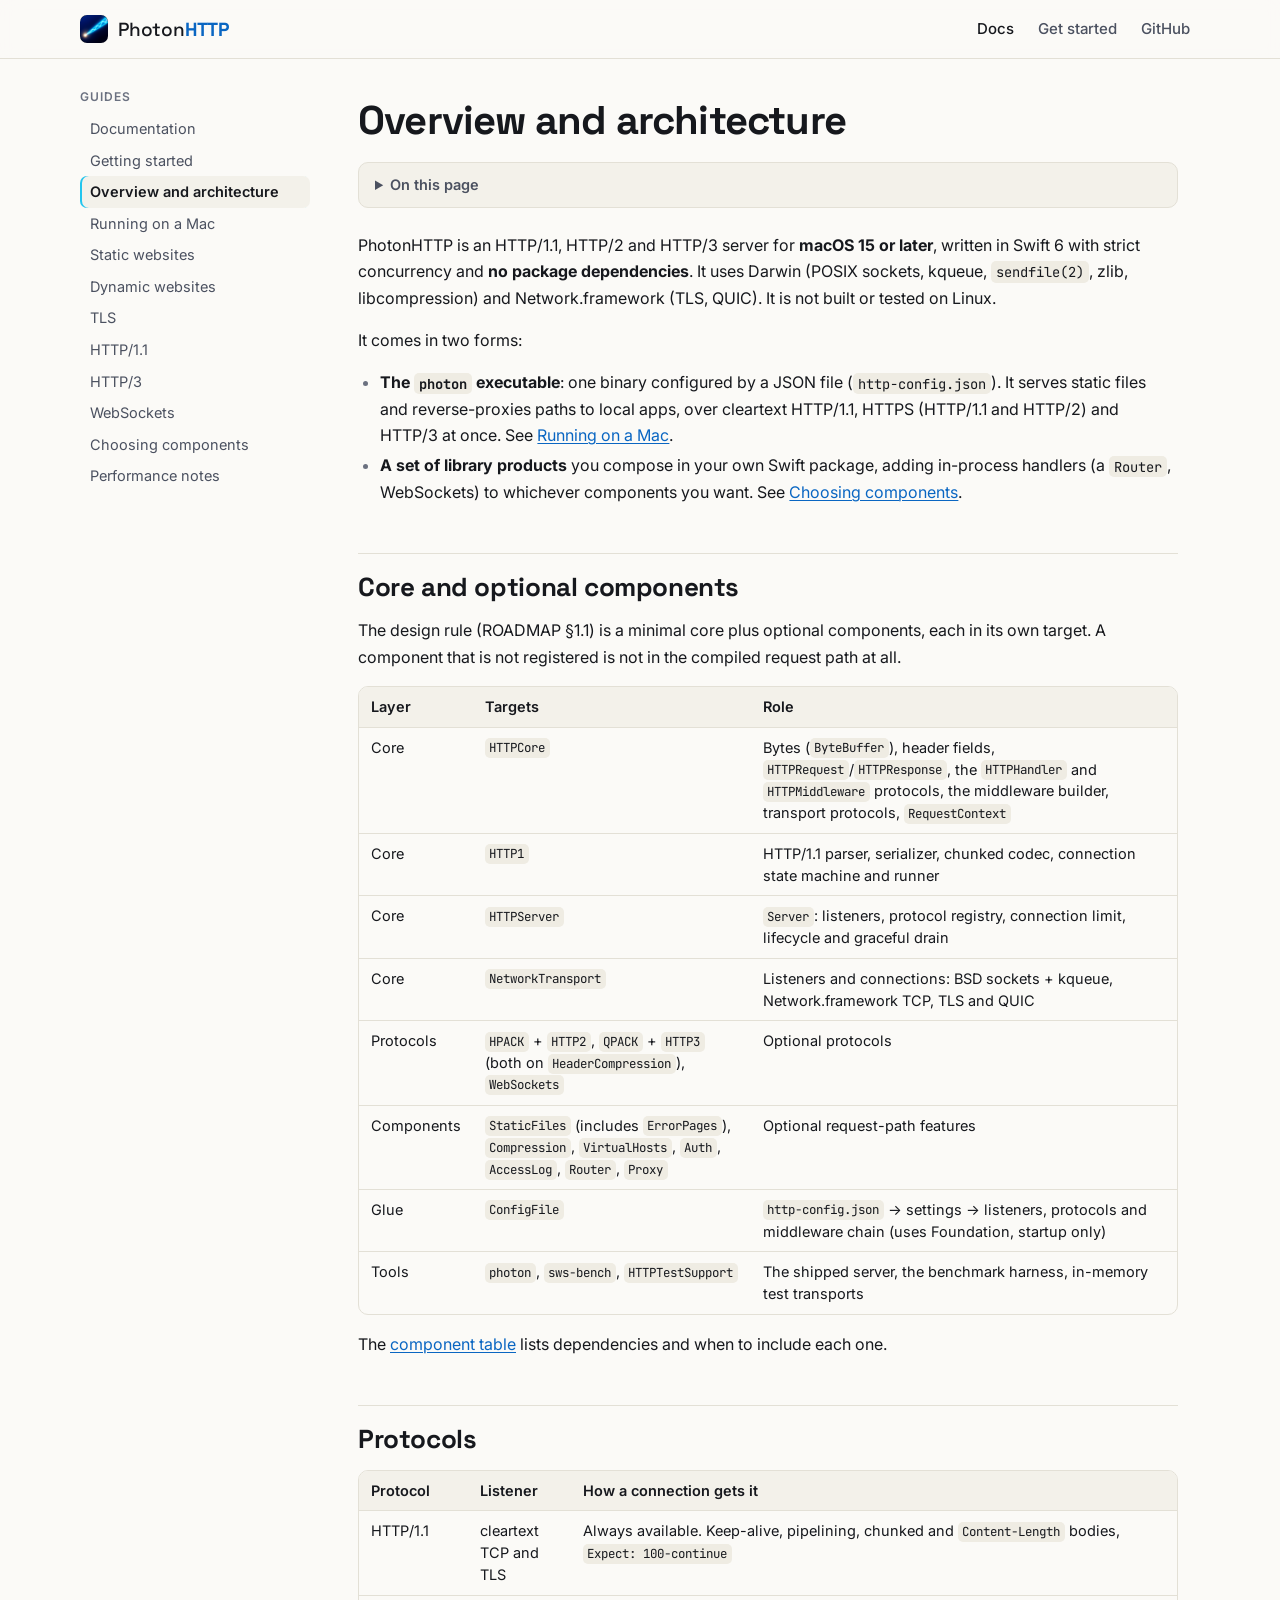
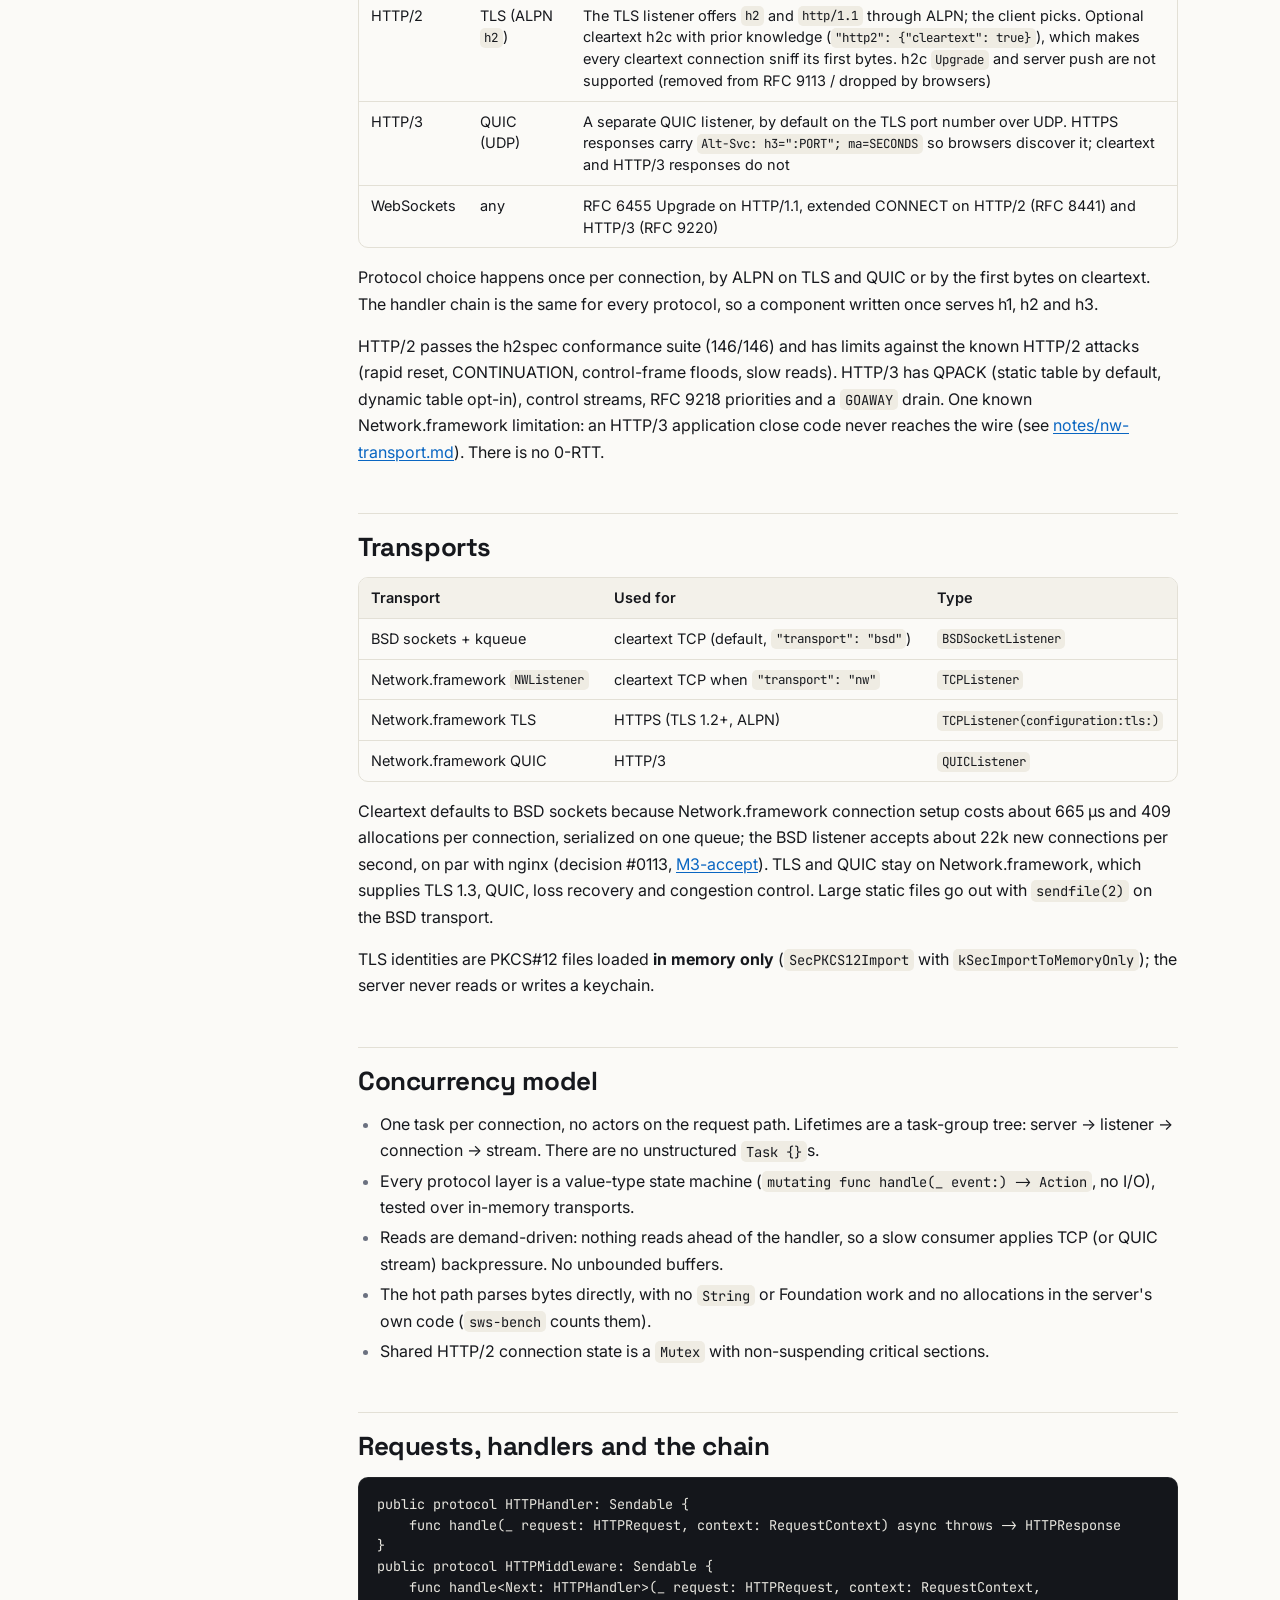
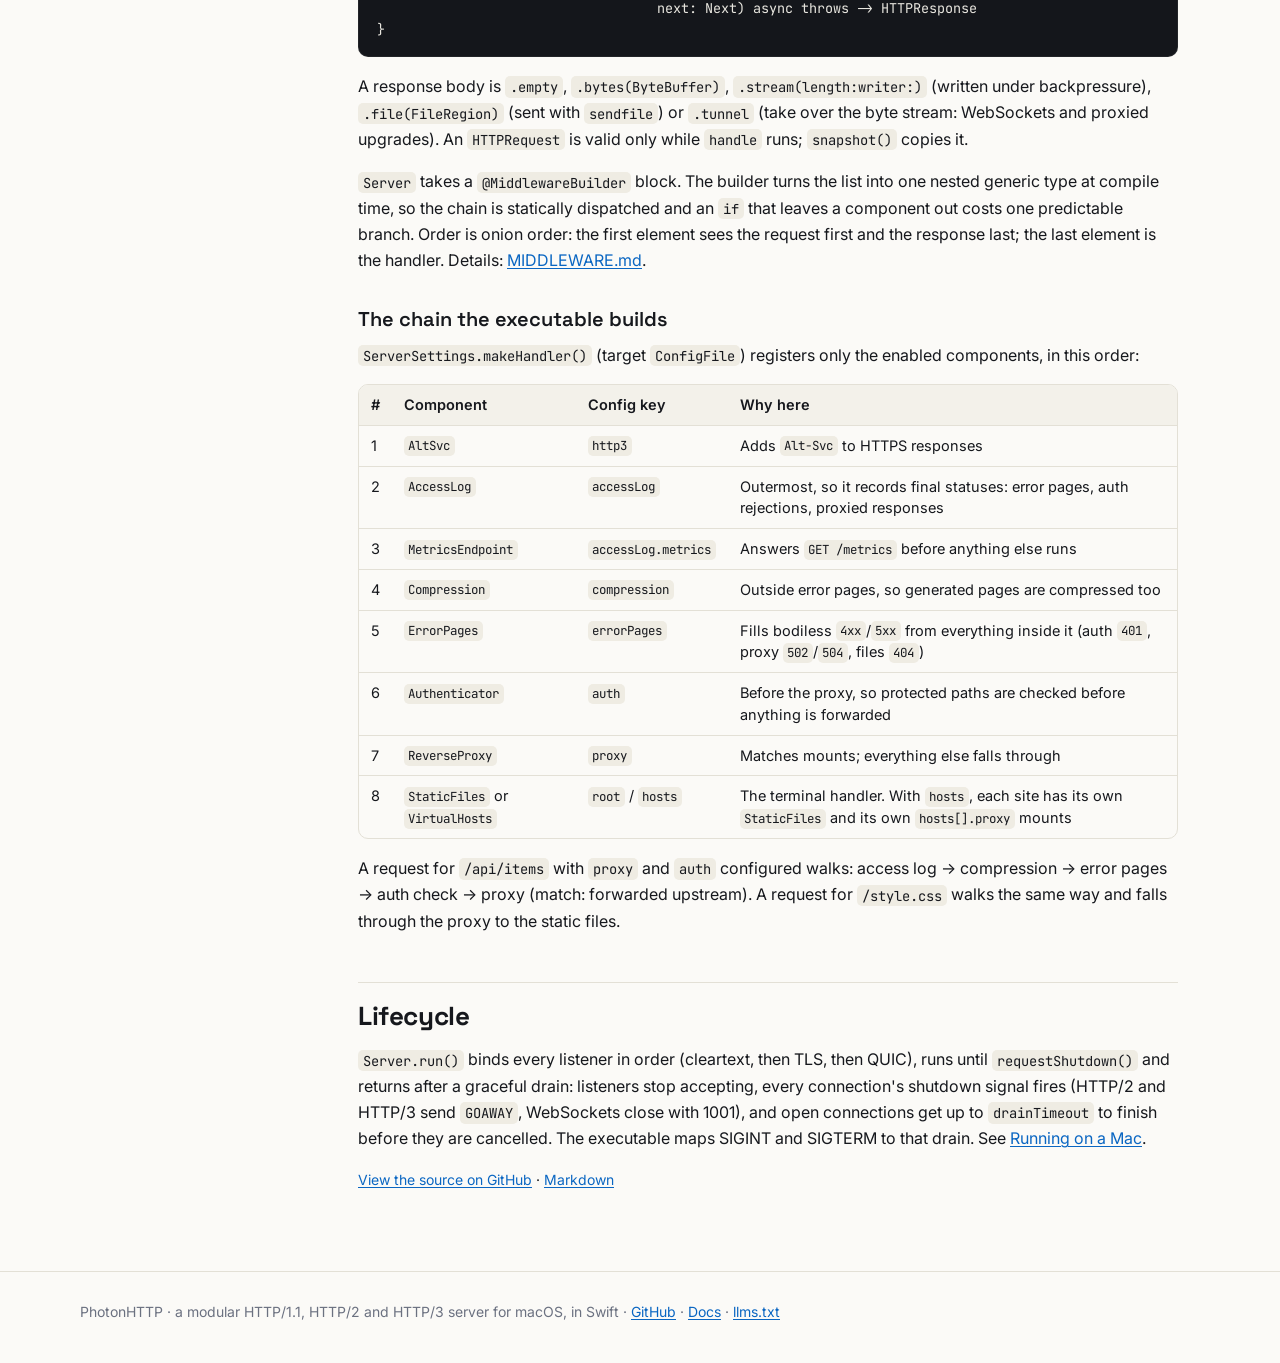
<file: Website/docs/overview.html>
<!doctype html>
<html lang="en">
<head>
<meta charset="utf-8">
<meta name="viewport" content="width=device-width, initial-scale=1">
<title>Overview and architecture · PhotonHTTP</title>
<meta name="description" content="Core and optional components, HTTP/1.1, HTTP/2 and HTTP/3, the transports, the concurrency model and the handler chain.">
<link rel="canonical" href="https://photon-http.sstools.co/docs/overview.html">
<link rel="alternate" type="text/markdown" href="overview.md" title="Markdown">
<meta property="og:type" content="article">
<meta property="og:site_name" content="PhotonHTTP">
<meta property="og:title" content="Overview and architecture · PhotonHTTP">
<meta property="og:description" content="Core and optional components, HTTP/1.1, HTTP/2 and HTTP/3, the transports, the concurrency model and the handler chain.">
<meta property="og:url" content="https://photon-http.sstools.co/docs/overview.html">
<meta property="og:image" content="https://photon-http.sstools.co/images/og.png">
<meta property="og:image:width" content="1200">
<meta property="og:image:height" content="630">
<meta property="og:image:alt" content="PhotonHTTP">
<meta name="twitter:card" content="summary_large_image">
<meta name="twitter:title" content="Overview and architecture · PhotonHTTP">
<meta name="twitter:description" content="Core and optional components, HTTP/1.1, HTTP/2 and HTTP/3, the transports, the concurrency model and the handler chain.">
<meta name="twitter:image" content="https://photon-http.sstools.co/images/og.png">
<link rel="icon" type="image/png" sizes="32x32" href="../images/favicon-32.png">
<link rel="apple-touch-icon" href="../images/apple-touch-icon.png">
<link rel="preconnect" href="https://fonts.googleapis.com">
<link rel="preconnect" href="https://fonts.gstatic.com" crossorigin>
<link rel="stylesheet" href="https://fonts.googleapis.com/css2?family=Inter:wght@400;500;600;700&amp;family=JetBrains+Mono:wght@400;500&amp;family=Space+Grotesk:wght@500;700&amp;display=swap">
<link rel="stylesheet" href="../assets/site.css">
<script src="../assets/site.js" defer></script>
</head>
<body class="docs">
<!-- Generated by scripts/build-website.sh from docs/guide/overview.md. Do not edit. -->
<header class="site-header">
  <div class="wrap header-inner">
    <a class="brand" href="../"><img src="../images/logo.png" alt="" width="28" height="28" onerror="this.remove()"><span>Photon<b>HTTP</b></span></a>
    <nav class="top-nav" aria-label="Site">
      <a href="index.html" aria-current="page">Docs</a>
      <a href="getting-started.html">Get started</a>
      <a href="https://github.com/brennanMKE/PhotonHTTP" rel="noopener">GitHub</a>
    </nav>
  </div>
</header>
<div class="wrap docs-layout">
  <aside class="docs-nav" aria-label="Documentation">
    <details open>
      <summary>Guides</summary>
      <ul>
<li><a href="index.html">Documentation</a></li>
<li><a href="getting-started.html">Getting started</a></li>
<li><a href="overview.html" aria-current="page">Overview and architecture</a></li>
<li><a href="running-on-a-mac.html">Running on a Mac</a></li>
<li><a href="static-sites.html">Static websites</a></li>
<li><a href="dynamic-sites.html">Dynamic websites</a></li>
<li><a href="tls.html">TLS</a></li>
<li><a href="http1.html">HTTP/1.1</a></li>
<li><a href="http3.html">HTTP/3</a></li>
<li><a href="websockets.html">WebSockets</a></li>
<li><a href="choosing-components.html">Choosing components</a></li>
<li><a href="performance.html">Performance notes</a></li>
      </ul>
    </details>
  </aside>
  <main class="prose" id="main">
<h1 id="overview-and-architecture">Overview and architecture</h1>
<details class="toc"><summary>On this page</summary><ul>
<li><a href="#core-and-optional-components">Core and optional components</a></li>
<li><a href="#protocols">Protocols</a></li>
<li><a href="#transports">Transports</a></li>
<li><a href="#concurrency-model">Concurrency model</a></li>
<li><a href="#requests-handlers-and-the-chain">Requests, handlers and the chain</a></li>
<li><a href="#lifecycle">Lifecycle</a></li>
</ul></details>
<p>PhotonHTTP is an HTTP/1.1, HTTP/2 and HTTP/3 server for <strong>macOS 15 or later</strong>, written in
Swift 6 with strict concurrency and <strong>no package dependencies</strong>. It uses Darwin (POSIX sockets,
kqueue, <code>sendfile(2)</code>, zlib, libcompression) and Network.framework (TLS, QUIC). It is not built
or tested on Linux.</p>
<p>It comes in two forms:</p>
<ul>
<li><strong>The <code>photon</code> executable</strong>: one binary configured by a JSON file
(<code>http-config.json</code>). It serves static files and reverse-proxies paths to local apps, over
cleartext HTTP/1.1, HTTPS (HTTP/1.1 and HTTP/2) and HTTP/3 at once. See
<a href="running-on-a-mac.html">Running on a Mac</a>.</li>
<li><strong>A set of library products</strong> you compose in your own Swift package, adding in-process
handlers (a <code>Router</code>, WebSockets) to whichever components you want. See
<a href="choosing-components.html">Choosing components</a>.</li>
</ul>
<h2 id="core-and-optional-components"><a class="anchor" href="#core-and-optional-components" aria-hidden="true">#</a>Core and optional components</h2>
<p>The design rule (ROADMAP §1.1) is a minimal core plus optional components, each in its own
target. A component that is not registered is not in the compiled request path at all.</p>
<div class="table-wrap"><table><thead><tr><th>Layer</th><th>Targets</th><th>Role</th></tr></thead><tbody><tr><td>Core</td><td><code>HTTPCore</code></td><td>Bytes (<code>ByteBuffer</code>), header fields, <code>HTTPRequest</code>/<code>HTTPResponse</code>, the <code>HTTPHandler</code> and <code>HTTPMiddleware</code> protocols, the middleware builder, transport protocols, <code>RequestContext</code></td></tr><tr><td>Core</td><td><code>HTTP1</code></td><td>HTTP/1.1 parser, serializer, chunked codec, connection state machine and runner</td></tr><tr><td>Core</td><td><code>HTTPServer</code></td><td><code>Server</code>: listeners, protocol registry, connection limit, lifecycle and graceful drain</td></tr><tr><td>Core</td><td><code>NetworkTransport</code></td><td>Listeners and connections: BSD sockets + kqueue, Network.framework TCP, TLS and QUIC</td></tr><tr><td>Protocols</td><td><code>HPACK</code> + <code>HTTP2</code>, <code>QPACK</code> + <code>HTTP3</code> (both on <code>HeaderCompression</code>), <code>WebSockets</code></td><td>Optional protocols</td></tr><tr><td>Components</td><td><code>StaticFiles</code> (includes <code>ErrorPages</code>), <code>Compression</code>, <code>VirtualHosts</code>, <code>Auth</code>, <code>AccessLog</code>, <code>Router</code>, <code>Proxy</code></td><td>Optional request-path features</td></tr><tr><td>Glue</td><td><code>ConfigFile</code></td><td><code>http-config.json</code> → settings → listeners, protocols and middleware chain (uses Foundation, startup only)</td></tr><tr><td>Tools</td><td><code>photon</code>, <code>sws-bench</code>, <code>HTTPTestSupport</code></td><td>The shipped server, the benchmark harness, in-memory test transports</td></tr></tbody></table></div>
<p>The <a href="choosing-components.html#targets-and-products">component table</a> lists dependencies and when
to include each one.</p>
<h2 id="protocols"><a class="anchor" href="#protocols" aria-hidden="true">#</a>Protocols</h2>
<div class="table-wrap"><table><thead><tr><th>Protocol</th><th>Listener</th><th>How a connection gets it</th></tr></thead><tbody><tr><td>HTTP/1.1</td><td>cleartext TCP and TLS</td><td>Always available. Keep-alive, pipelining, chunked and <code>Content-Length</code> bodies, <code>Expect: 100-continue</code></td></tr><tr><td>HTTP/2</td><td>TLS (ALPN <code>h2</code>)</td><td>The TLS listener offers <code>h2</code> and <code>http/1.1</code> through ALPN; the client picks. Optional cleartext h2c with prior knowledge (<code>"http2": {"cleartext": true}</code>), which makes every cleartext connection sniff its first bytes. h2c <code>Upgrade</code> and server push are not supported (removed from RFC 9113 / dropped by browsers)</td></tr><tr><td>HTTP/3</td><td>QUIC (UDP)</td><td>A separate QUIC listener, by default on the TLS port number over UDP. HTTPS responses carry <code>Alt-Svc: h3=":PORT"; ma=SECONDS</code> so browsers discover it; cleartext and HTTP/3 responses do not</td></tr><tr><td>WebSockets</td><td>any</td><td>RFC 6455 Upgrade on HTTP/1.1, extended CONNECT on HTTP/2 (RFC 8441) and HTTP/3 (RFC 9220)</td></tr></tbody></table></div>
<p>Protocol choice happens once per connection, by ALPN on TLS and QUIC or by the first bytes on
cleartext. The handler chain is the same for every protocol, so a component written once
serves h1, h2 and h3.</p>
<p>HTTP/2 passes the h2spec conformance suite (146/146) and has limits against the known HTTP/2
attacks (rapid reset, CONTINUATION, control-frame floods, slow reads). HTTP/3 has QPACK (static
table by default, dynamic table opt-in), control streams, RFC 9218 priorities and a <code>GOAWAY</code>
drain. One known Network.framework limitation: an HTTP/3 application close code never reaches
the wire (see <a href="https://github.com/brennanMKE/PhotonHTTP/blob/main/docs/notes/nw-transport.md" rel="noopener">notes/nw-transport.md</a>). There is no 0-RTT.</p>
<h2 id="transports"><a class="anchor" href="#transports" aria-hidden="true">#</a>Transports</h2>
<div class="table-wrap"><table><thead><tr><th>Transport</th><th>Used for</th><th>Type</th></tr></thead><tbody><tr><td>BSD sockets + kqueue</td><td>cleartext TCP (default, <code>"transport": "bsd"</code>)</td><td><code>BSDSocketListener</code></td></tr><tr><td>Network.framework <code>NWListener</code></td><td>cleartext TCP when <code>"transport": "nw"</code></td><td><code>TCPListener</code></td></tr><tr><td>Network.framework TLS</td><td>HTTPS (TLS 1.2+, ALPN)</td><td><code>TCPListener(configuration:tls:)</code></td></tr><tr><td>Network.framework QUIC</td><td>HTTP/3</td><td><code>QUICListener</code></td></tr></tbody></table></div>
<p>Cleartext defaults to BSD sockets because Network.framework connection setup costs about
665 µs and 409 allocations per connection, serialized on one queue; the BSD listener accepts
about 22k new connections per second, on par with nginx (decision #0113,
<a href="https://github.com/brennanMKE/PhotonHTTP/blob/main/docs/benchmarks/M3-accept.md" rel="noopener">M3-accept</a>). TLS and QUIC stay on Network.framework, which
supplies TLS 1.3, QUIC, loss recovery and congestion control. Large static files go out with
<code>sendfile(2)</code> on the BSD transport.</p>
<p>TLS identities are PKCS#12 files loaded <strong>in memory only</strong> (<code>SecPKCS12Import</code> with
<code>kSecImportToMemoryOnly</code>); the server never reads or writes a keychain.</p>
<h2 id="concurrency-model"><a class="anchor" href="#concurrency-model" aria-hidden="true">#</a>Concurrency model</h2>
<ul>
<li>One task per connection, no actors on the request path. Lifetimes are a task-group tree:
server → listener → connection → stream. There are no unstructured <code>Task {}</code>s.</li>
<li>Every protocol layer is a value-type state machine (<code>mutating func handle(_ event:) -&gt;
Action</code>, no I/O), tested over in-memory transports.</li>
<li>Reads are demand-driven: nothing reads ahead of the handler, so a slow consumer applies TCP
(or QUIC stream) backpressure. No unbounded buffers.</li>
<li>The hot path parses bytes directly, with no <code>String</code> or Foundation work and no allocations in
the server's own code (<code>sws-bench</code> counts them).</li>
<li>Shared HTTP/2 connection state is a <code>Mutex</code> with non-suspending critical sections.</li>
</ul>
<h2 id="requests-handlers-and-the-chain"><a class="anchor" href="#requests-handlers-and-the-chain" aria-hidden="true">#</a>Requests, handlers and the chain</h2>
<pre><code class="language-swift">public protocol HTTPHandler: Sendable {
    func handle(_ request: HTTPRequest, context: RequestContext) async throws -&gt; HTTPResponse
}
public protocol HTTPMiddleware: Sendable {
    func handle&lt;Next: HTTPHandler&gt;(_ request: HTTPRequest, context: RequestContext,
                                   next: Next) async throws -&gt; HTTPResponse
}</code></pre>
<p>A response body is <code>.empty</code>, <code>.bytes(ByteBuffer)</code>, <code>.stream(length:writer:)</code> (written under
backpressure), <code>.file(FileRegion)</code> (sent with <code>sendfile</code>) or <code>.tunnel</code> (take over the byte
stream: WebSockets and proxied upgrades). An <code>HTTPRequest</code> is valid only while <code>handle</code> runs;
<code>snapshot()</code> copies it.</p>
<p><code>Server</code> takes a <code>@MiddlewareBuilder</code> block. The builder turns the list into one nested
generic type at compile time, so the chain is statically dispatched and an <code>if</code> that leaves a
component out costs one predictable branch. Order is onion order: the first element sees the
request first and the response last; the last element is the handler. Details:
<a href="https://github.com/brennanMKE/PhotonHTTP/blob/main/docs/MIDDLEWARE.md" rel="noopener">MIDDLEWARE.md</a>.</p>
<h3 id="the-chain-the-executable-builds"><a class="anchor" href="#the-chain-the-executable-builds" aria-hidden="true">#</a>The chain the executable builds</h3>
<p><code>ServerSettings.makeHandler()</code> (target <code>ConfigFile</code>) registers only the enabled components, in
this order:</p>
<div class="table-wrap"><table><thead><tr><th>#</th><th>Component</th><th>Config key</th><th>Why here</th></tr></thead><tbody><tr><td>1</td><td><code>AltSvc</code></td><td><code>http3</code></td><td>Adds <code>Alt-Svc</code> to HTTPS responses</td></tr><tr><td>2</td><td><code>AccessLog</code></td><td><code>accessLog</code></td><td>Outermost, so it records final statuses: error pages, auth rejections, proxied responses</td></tr><tr><td>3</td><td><code>MetricsEndpoint</code></td><td><code>accessLog.metrics</code></td><td>Answers <code>GET /metrics</code> before anything else runs</td></tr><tr><td>4</td><td><code>Compression</code></td><td><code>compression</code></td><td>Outside error pages, so generated pages are compressed too</td></tr><tr><td>5</td><td><code>ErrorPages</code></td><td><code>errorPages</code></td><td>Fills bodiless <code>4xx</code>/<code>5xx</code> from everything inside it (auth <code>401</code>, proxy <code>502</code>/<code>504</code>, files <code>404</code>)</td></tr><tr><td>6</td><td><code>Authenticator</code></td><td><code>auth</code></td><td>Before the proxy, so protected paths are checked before anything is forwarded</td></tr><tr><td>7</td><td><code>ReverseProxy</code></td><td><code>proxy</code></td><td>Matches mounts; everything else falls through</td></tr><tr><td>8</td><td><code>StaticFiles</code> or <code>VirtualHosts</code></td><td><code>root</code> / <code>hosts</code></td><td>The terminal handler. With <code>hosts</code>, each site has its own <code>StaticFiles</code> and its own <code>hosts[].proxy</code> mounts</td></tr></tbody></table></div>
<p>A request for <code>/api/items</code> with <code>proxy</code> and <code>auth</code> configured walks: access log → compression →
error pages → auth check → proxy (match: forwarded upstream). A request for <code>/style.css</code> walks
the same way and falls through the proxy to the static files.</p>
<h2 id="lifecycle"><a class="anchor" href="#lifecycle" aria-hidden="true">#</a>Lifecycle</h2>
<p><code>Server.run()</code> binds every listener in order (cleartext, then TLS, then QUIC), runs until
<code>requestShutdown()</code> and returns after a graceful drain: listeners stop accepting, every
connection's shutdown signal fires (HTTP/2 and HTTP/3 send <code>GOAWAY</code>, WebSockets close with
1001), and open connections get up to <code>drainTimeout</code> to finish before they are cancelled. The
executable maps SIGINT and SIGTERM to that drain. See
<a href="running-on-a-mac.html#shutdown-restart-and-reload">Running on a Mac</a>.</p>
    <p class="edit-link"><a href="https://github.com/brennanMKE/PhotonHTTP/blob/main/docs/guide/overview.md" rel="noopener">View the source on GitHub</a> · <a href="overview.md">Markdown</a></p>
  </main>
</div>
<footer class="site-footer">
  <div class="wrap">
    <p>PhotonHTTP · a modular HTTP/1.1, HTTP/2 and HTTP/3 server for macOS, in Swift ·
    <a href="https://github.com/brennanMKE/PhotonHTTP" rel="noopener">GitHub</a> · <a href="index.html">Docs</a> ·
    <a href="../llms.txt">llms.txt</a></p>
  </div>
</footer>
</body>
</html>
</file>
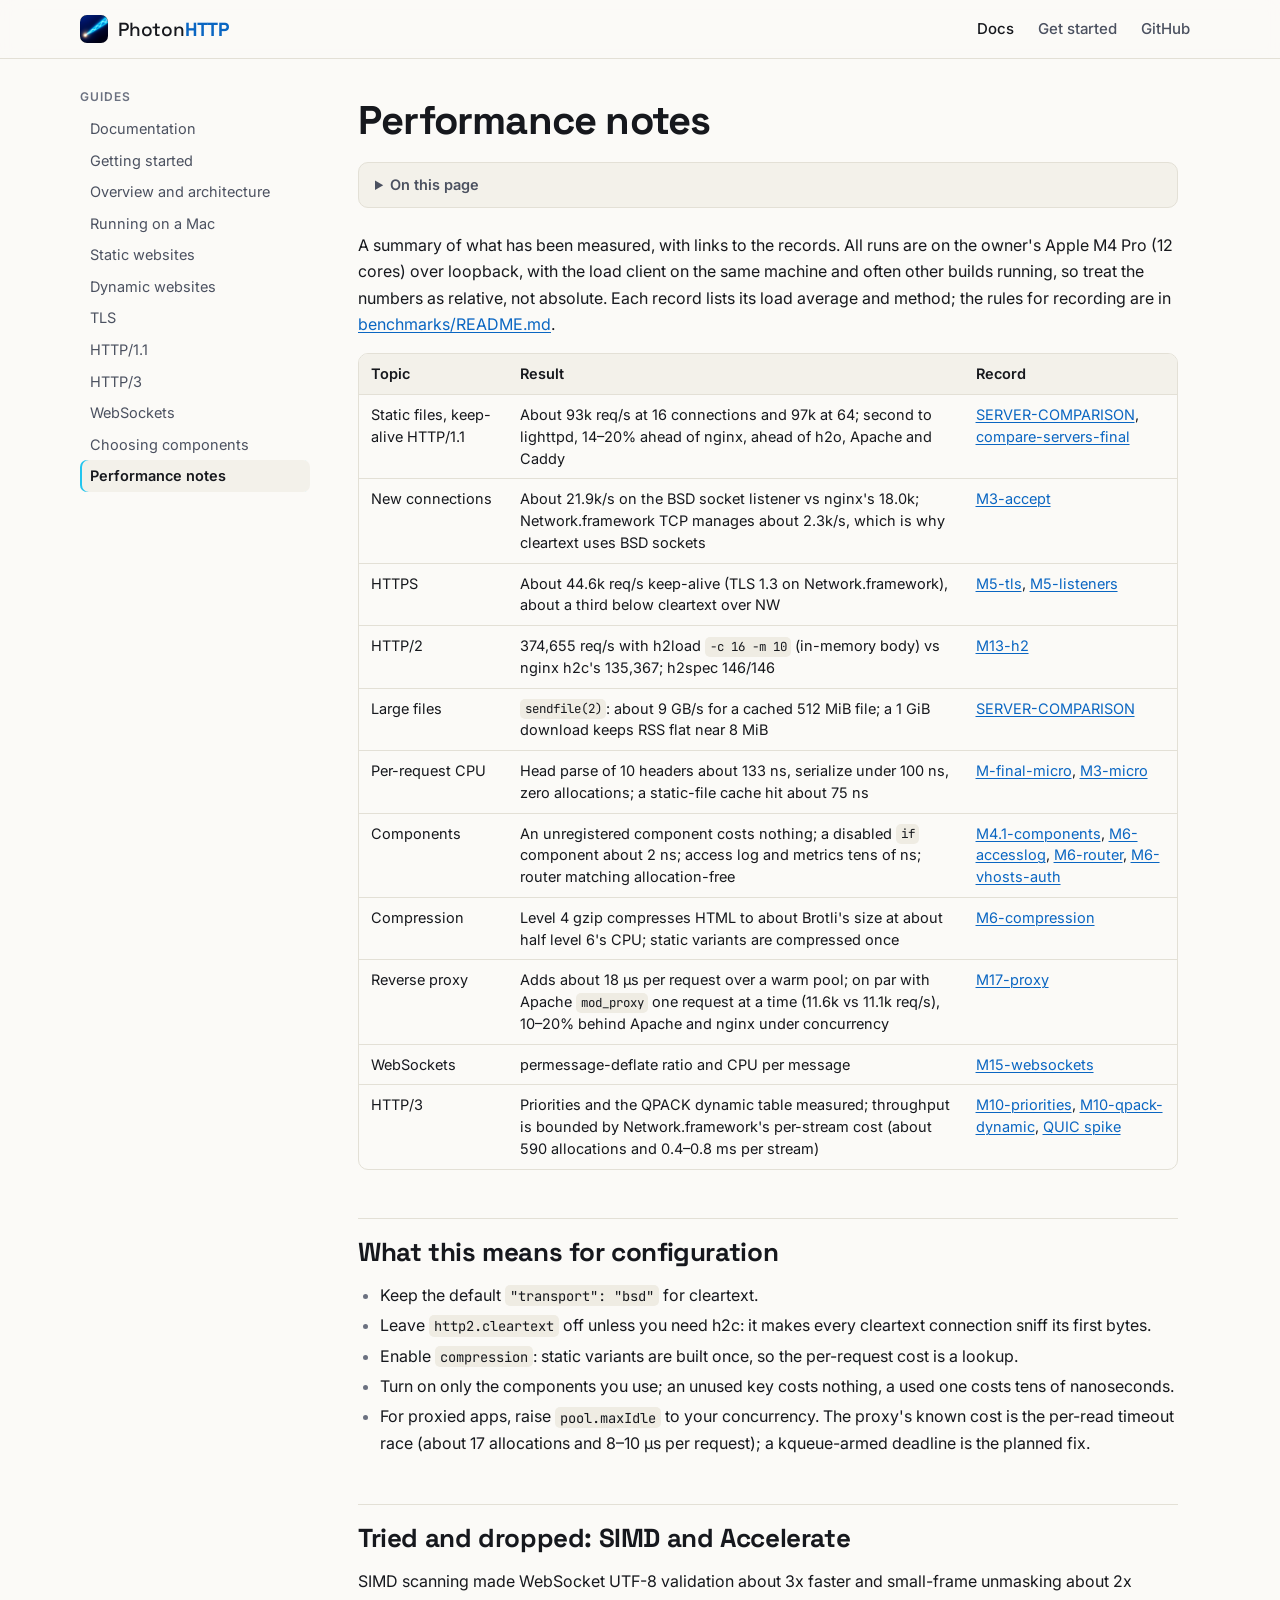
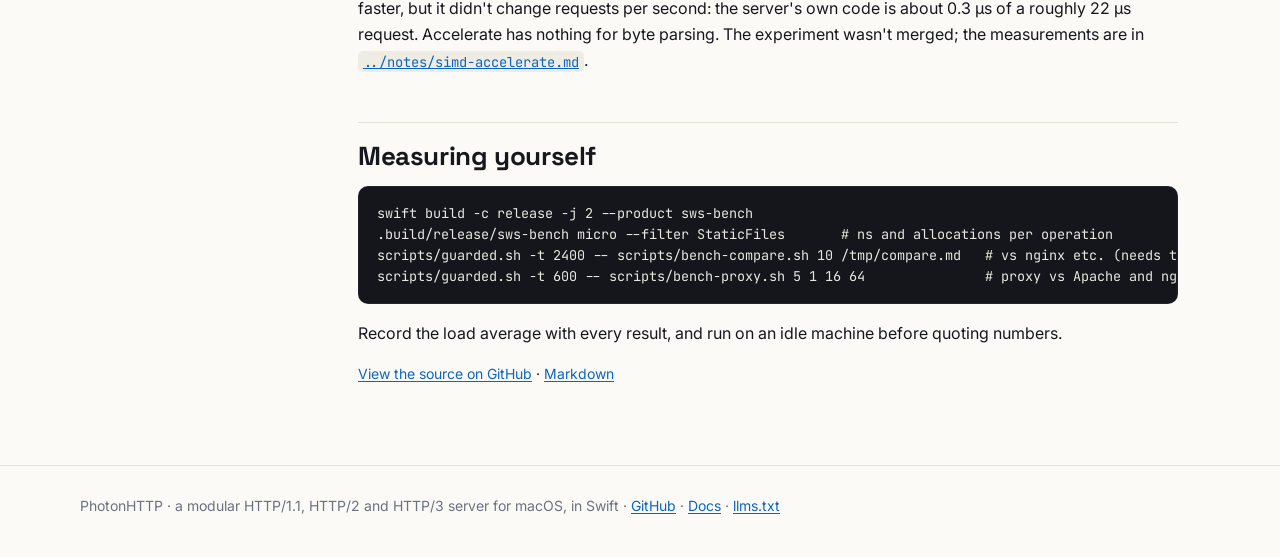
<file: Website/docs/performance.html>
<!doctype html>
<html lang="en">
<head>
<meta charset="utf-8">
<meta name="viewport" content="width=device-width, initial-scale=1">
<title>Performance notes · PhotonHTTP</title>
<meta name="description" content="Benchmark results against nginx, lighttpd, h2o, Apache and Caddy, per-request costs, and what they mean for configuration.">
<link rel="canonical" href="https://photon-http.sstools.co/docs/performance.html">
<link rel="alternate" type="text/markdown" href="performance.md" title="Markdown">
<meta property="og:type" content="article">
<meta property="og:site_name" content="PhotonHTTP">
<meta property="og:title" content="Performance notes · PhotonHTTP">
<meta property="og:description" content="Benchmark results against nginx, lighttpd, h2o, Apache and Caddy, per-request costs, and what they mean for configuration.">
<meta property="og:url" content="https://photon-http.sstools.co/docs/performance.html">
<meta property="og:image" content="https://photon-http.sstools.co/images/og.png">
<meta property="og:image:width" content="1200">
<meta property="og:image:height" content="630">
<meta property="og:image:alt" content="PhotonHTTP">
<meta name="twitter:card" content="summary_large_image">
<meta name="twitter:title" content="Performance notes · PhotonHTTP">
<meta name="twitter:description" content="Benchmark results against nginx, lighttpd, h2o, Apache and Caddy, per-request costs, and what they mean for configuration.">
<meta name="twitter:image" content="https://photon-http.sstools.co/images/og.png">
<link rel="icon" type="image/png" sizes="32x32" href="../images/favicon-32.png">
<link rel="apple-touch-icon" href="../images/apple-touch-icon.png">
<link rel="preconnect" href="https://fonts.googleapis.com">
<link rel="preconnect" href="https://fonts.gstatic.com" crossorigin>
<link rel="stylesheet" href="https://fonts.googleapis.com/css2?family=Inter:wght@400;500;600;700&amp;family=JetBrains+Mono:wght@400;500&amp;family=Space+Grotesk:wght@500;700&amp;display=swap">
<link rel="stylesheet" href="../assets/site.css">
<script src="../assets/site.js" defer></script>
</head>
<body class="docs">
<!-- Generated by scripts/build-website.sh from docs/guide/performance.md. Do not edit. -->
<header class="site-header">
  <div class="wrap header-inner">
    <a class="brand" href="../"><img src="../images/logo.png" alt="" width="28" height="28" onerror="this.remove()"><span>Photon<b>HTTP</b></span></a>
    <nav class="top-nav" aria-label="Site">
      <a href="index.html" aria-current="page">Docs</a>
      <a href="getting-started.html">Get started</a>
      <a href="https://github.com/brennanMKE/PhotonHTTP" rel="noopener">GitHub</a>
    </nav>
  </div>
</header>
<div class="wrap docs-layout">
  <aside class="docs-nav" aria-label="Documentation">
    <details open>
      <summary>Guides</summary>
      <ul>
<li><a href="index.html">Documentation</a></li>
<li><a href="getting-started.html">Getting started</a></li>
<li><a href="overview.html">Overview and architecture</a></li>
<li><a href="running-on-a-mac.html">Running on a Mac</a></li>
<li><a href="static-sites.html">Static websites</a></li>
<li><a href="dynamic-sites.html">Dynamic websites</a></li>
<li><a href="tls.html">TLS</a></li>
<li><a href="http1.html">HTTP/1.1</a></li>
<li><a href="http3.html">HTTP/3</a></li>
<li><a href="websockets.html">WebSockets</a></li>
<li><a href="choosing-components.html">Choosing components</a></li>
<li><a href="performance.html" aria-current="page">Performance notes</a></li>
      </ul>
    </details>
  </aside>
  <main class="prose" id="main">
<h1 id="performance-notes">Performance notes</h1>
<details class="toc"><summary>On this page</summary><ul>
<li><a href="#what-this-means-for-configuration">What this means for configuration</a></li>
<li><a href="#tried-and-dropped-simd-and-accelerate">Tried and dropped: SIMD and Accelerate</a></li>
<li><a href="#measuring-yourself">Measuring yourself</a></li>
</ul></details>
<p>A summary of what has been measured, with links to the records. All runs are on the owner's
Apple M4 Pro (12 cores) over loopback, with the load client on the same machine and often
other builds running, so treat the numbers as relative, not absolute. Each record lists its
load average and method; the rules for recording are in
<a href="https://github.com/brennanMKE/PhotonHTTP/blob/main/docs/benchmarks/README.md" rel="noopener">benchmarks/README.md</a>.</p>
<div class="table-wrap"><table><thead><tr><th>Topic</th><th>Result</th><th>Record</th></tr></thead><tbody><tr><td>Static files, keep-alive HTTP/1.1</td><td>About 93k req/s at 16 connections and 97k at 64; second to lighttpd, 14–20% ahead of nginx, ahead of h2o, Apache and Caddy</td><td><a href="https://github.com/brennanMKE/PhotonHTTP/blob/main/docs/SERVER-COMPARISON.md" rel="noopener">SERVER-COMPARISON</a>, <a href="https://github.com/brennanMKE/PhotonHTTP/blob/main/docs/benchmarks/compare-servers-final.md" rel="noopener">compare-servers-final</a></td></tr><tr><td>New connections</td><td>About 21.9k/s on the BSD socket listener vs nginx's 18.0k; Network.framework TCP manages about 2.3k/s, which is why cleartext uses BSD sockets</td><td><a href="https://github.com/brennanMKE/PhotonHTTP/blob/main/docs/benchmarks/M3-accept.md" rel="noopener">M3-accept</a></td></tr><tr><td>HTTPS</td><td>About 44.6k req/s keep-alive (TLS 1.3 on Network.framework), about a third below cleartext over NW</td><td><a href="https://github.com/brennanMKE/PhotonHTTP/blob/main/docs/benchmarks/M5-tls.md" rel="noopener">M5-tls</a>, <a href="https://github.com/brennanMKE/PhotonHTTP/blob/main/docs/benchmarks/M5-listeners.md" rel="noopener">M5-listeners</a></td></tr><tr><td>HTTP/2</td><td>374,655 req/s with h2load <code>-c 16 -m 10</code> (in-memory body) vs nginx h2c's 135,367; h2spec 146/146</td><td><a href="https://github.com/brennanMKE/PhotonHTTP/blob/main/docs/benchmarks/M13-h2.md" rel="noopener">M13-h2</a></td></tr><tr><td>Large files</td><td><code>sendfile(2)</code>: about 9 GB/s for a cached 512 MiB file; a 1 GiB download keeps RSS flat near 8 MiB</td><td><a href="https://github.com/brennanMKE/PhotonHTTP/blob/main/docs/SERVER-COMPARISON.md#staticfiles-results-0084" rel="noopener">SERVER-COMPARISON</a></td></tr><tr><td>Per-request CPU</td><td>Head parse of 10 headers about 133 ns, serialize under 100 ns, zero allocations; a static-file cache hit about 75 ns</td><td><a href="https://github.com/brennanMKE/PhotonHTTP/blob/main/docs/benchmarks/M-final-micro.md" rel="noopener">M-final-micro</a>, <a href="https://github.com/brennanMKE/PhotonHTTP/blob/main/docs/benchmarks/M3-micro.md" rel="noopener">M3-micro</a></td></tr><tr><td>Components</td><td>An unregistered component costs nothing; a disabled <code>if</code> component about 2 ns; access log and metrics tens of ns; router matching allocation-free</td><td><a href="https://github.com/brennanMKE/PhotonHTTP/blob/main/docs/benchmarks/M4.1-components.md" rel="noopener">M4.1-components</a>, <a href="https://github.com/brennanMKE/PhotonHTTP/blob/main/docs/benchmarks/M6-accesslog.md" rel="noopener">M6-accesslog</a>, <a href="https://github.com/brennanMKE/PhotonHTTP/blob/main/docs/benchmarks/M6-router.md" rel="noopener">M6-router</a>, <a href="https://github.com/brennanMKE/PhotonHTTP/blob/main/docs/benchmarks/M6-vhosts-auth.md" rel="noopener">M6-vhosts-auth</a></td></tr><tr><td>Compression</td><td>Level 4 gzip compresses HTML to about Brotli's size at about half level 6's CPU; static variants are compressed once</td><td><a href="https://github.com/brennanMKE/PhotonHTTP/blob/main/docs/benchmarks/M6-compression.md" rel="noopener">M6-compression</a></td></tr><tr><td>Reverse proxy</td><td>Adds about 18 µs per request over a warm pool; on par with Apache <code>mod_proxy</code> one request at a time (11.6k vs 11.1k req/s), 10–20% behind Apache and nginx under concurrency</td><td><a href="https://github.com/brennanMKE/PhotonHTTP/blob/main/docs/benchmarks/M17-proxy.md" rel="noopener">M17-proxy</a></td></tr><tr><td>WebSockets</td><td>permessage-deflate ratio and CPU per message</td><td><a href="https://github.com/brennanMKE/PhotonHTTP/blob/main/docs/benchmarks/M15-websockets.md" rel="noopener">M15-websockets</a></td></tr><tr><td>HTTP/3</td><td>Priorities and the QPACK dynamic table measured; throughput is bounded by Network.framework's per-stream cost (about 590 allocations and 0.4–0.8 ms per stream)</td><td><a href="https://github.com/brennanMKE/PhotonHTTP/blob/main/docs/benchmarks/M10-priorities.md" rel="noopener">M10-priorities</a>, <a href="https://github.com/brennanMKE/PhotonHTTP/blob/main/docs/benchmarks/M10-qpack-dynamic.md" rel="noopener">M10-qpack-dynamic</a>, <a href="https://github.com/brennanMKE/PhotonHTTP/blob/main/docs/spikes/quic-spike.md" rel="noopener">QUIC spike</a></td></tr></tbody></table></div>
<h2 id="what-this-means-for-configuration"><a class="anchor" href="#what-this-means-for-configuration" aria-hidden="true">#</a>What this means for configuration</h2>
<ul>
<li>Keep the default <code>"transport": "bsd"</code> for cleartext.</li>
<li>Leave <code>http2.cleartext</code> off unless you need h2c: it makes every cleartext connection sniff
its first bytes.</li>
<li>Enable <code>compression</code>: static variants are built once, so the per-request cost is a lookup.</li>
<li>Turn on only the components you use; an unused key costs nothing, a used one costs tens of
nanoseconds.</li>
<li>For proxied apps, raise <code>pool.maxIdle</code> to your concurrency. The proxy's known cost is the
per-read timeout race (about 17 allocations and 8–10 µs per request); a kqueue-armed
deadline is the planned fix.</li>
</ul>
<h2 id="tried-and-dropped-simd-and-accelerate"><a class="anchor" href="#tried-and-dropped-simd-and-accelerate" aria-hidden="true">#</a>Tried and dropped: SIMD and Accelerate</h2>
<p>SIMD scanning made WebSocket UTF-8 validation about 3x faster and small-frame unmasking about 2x faster, but it
didn't change requests per second: the server's own code is about 0.3 µs of a roughly 22 µs request. Accelerate
has nothing for byte parsing. The experiment wasn't merged; the measurements are in
<a href="https://github.com/brennanMKE/PhotonHTTP/blob/main/docs/notes/simd-accelerate.md" rel="noopener"><code>../notes/simd-accelerate.md</code></a>.</p>
<h2 id="measuring-yourself"><a class="anchor" href="#measuring-yourself" aria-hidden="true">#</a>Measuring yourself</h2>
<pre><code class="language-bash">swift build -c release -j 2 --product sws-bench
.build/release/sws-bench micro --filter StaticFiles       # ns and allocations per operation
scripts/guarded.sh -t 2400 -- scripts/bench-compare.sh 10 /tmp/compare.md   # vs nginx etc. (needs them installed)
scripts/guarded.sh -t 600 -- scripts/bench-proxy.sh 5 1 16 64               # proxy vs Apache and nginx</code></pre>
<p>Record the load average with every result, and run on an idle machine before quoting numbers.</p>
    <p class="edit-link"><a href="https://github.com/brennanMKE/PhotonHTTP/blob/main/docs/guide/performance.md" rel="noopener">View the source on GitHub</a> · <a href="performance.md">Markdown</a></p>
  </main>
</div>
<footer class="site-footer">
  <div class="wrap">
    <p>PhotonHTTP · a modular HTTP/1.1, HTTP/2 and HTTP/3 server for macOS, in Swift ·
    <a href="https://github.com/brennanMKE/PhotonHTTP" rel="noopener">GitHub</a> · <a href="index.html">Docs</a> ·
    <a href="../llms.txt">llms.txt</a></p>
  </div>
</footer>
</body>
</html>
</file>
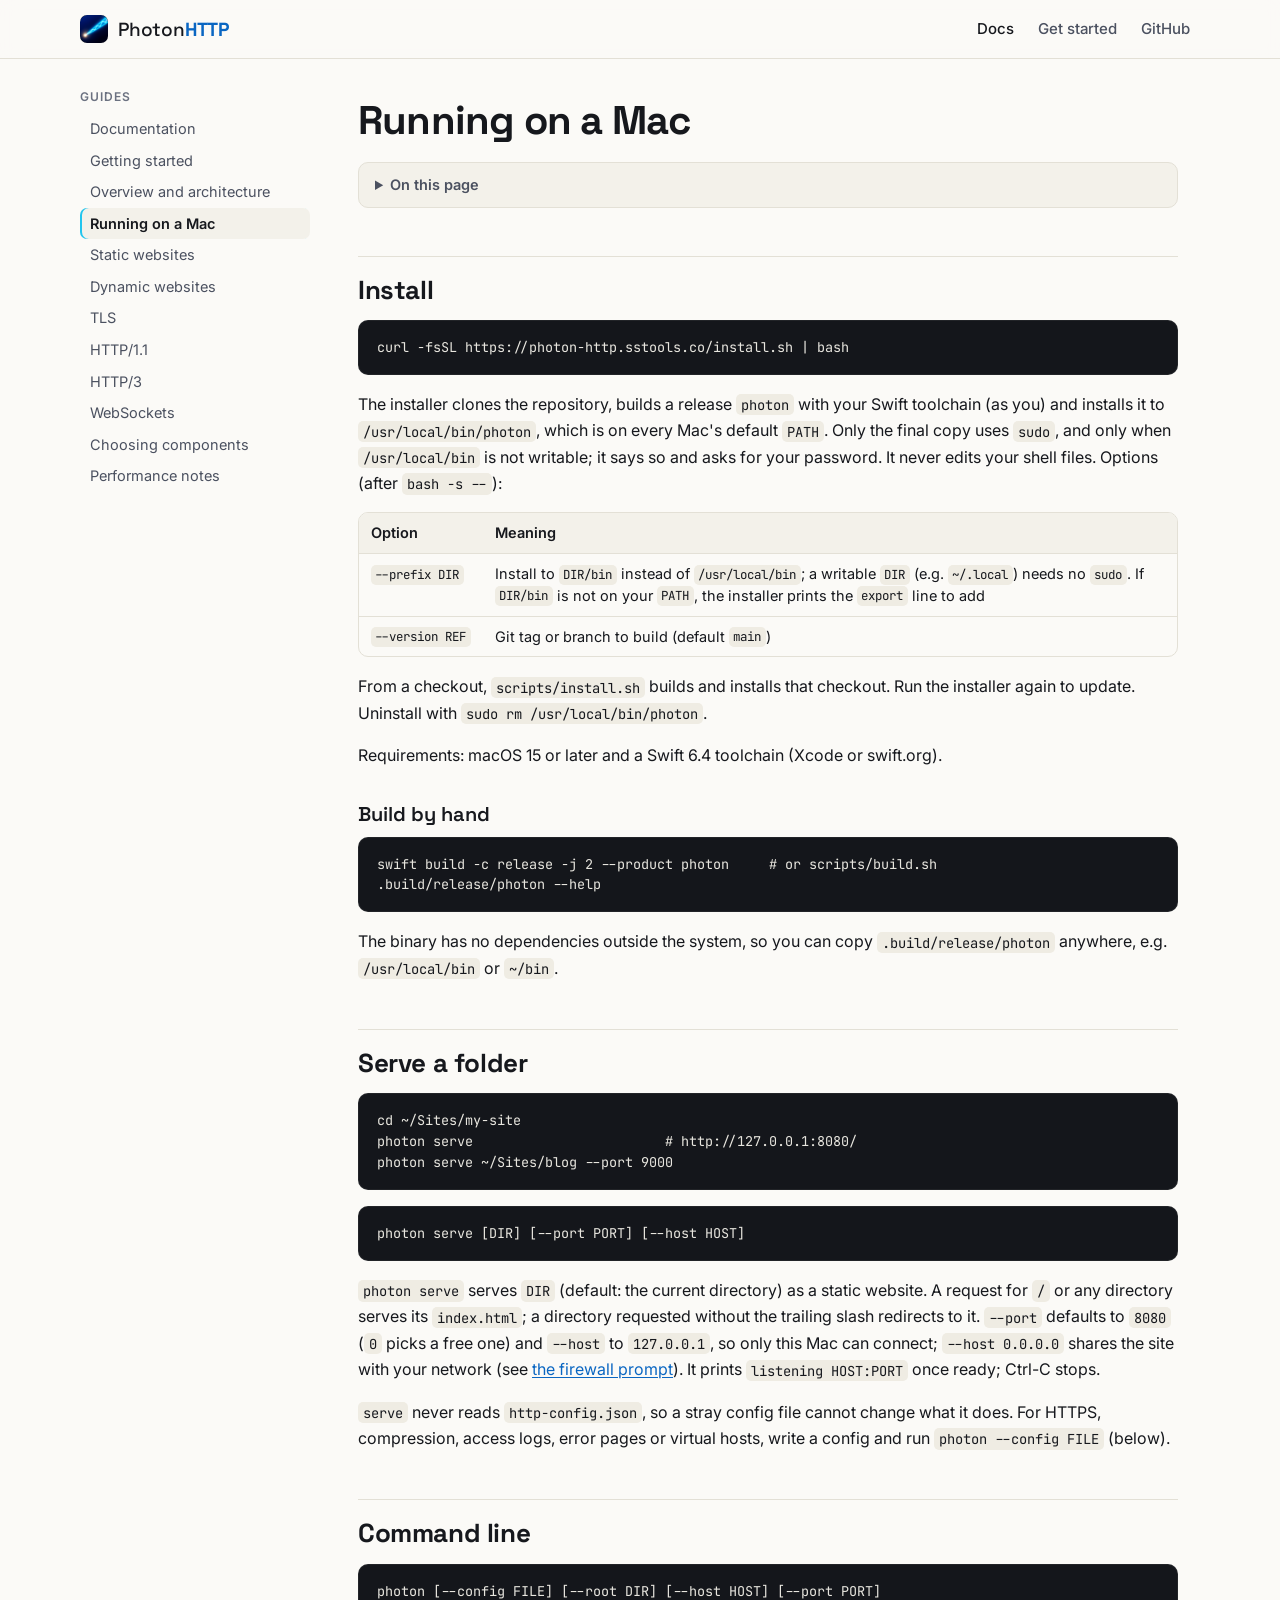
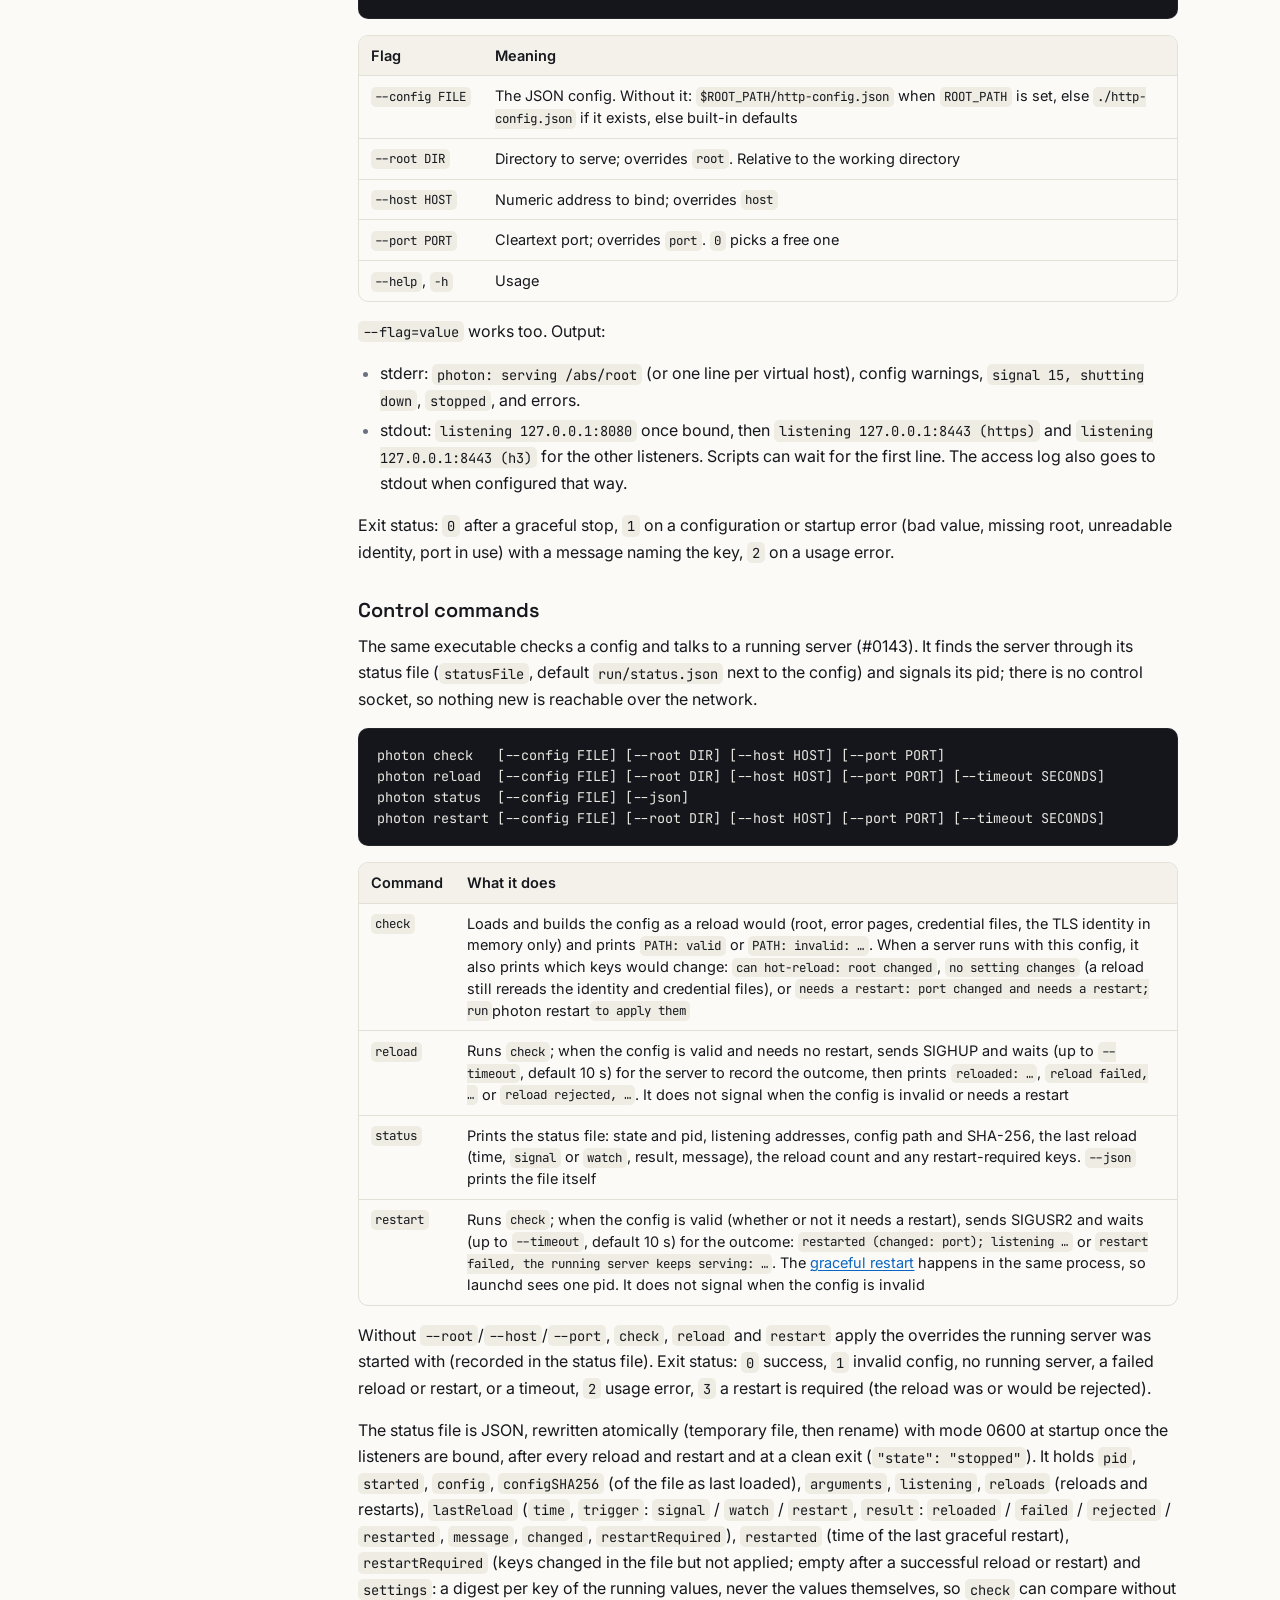
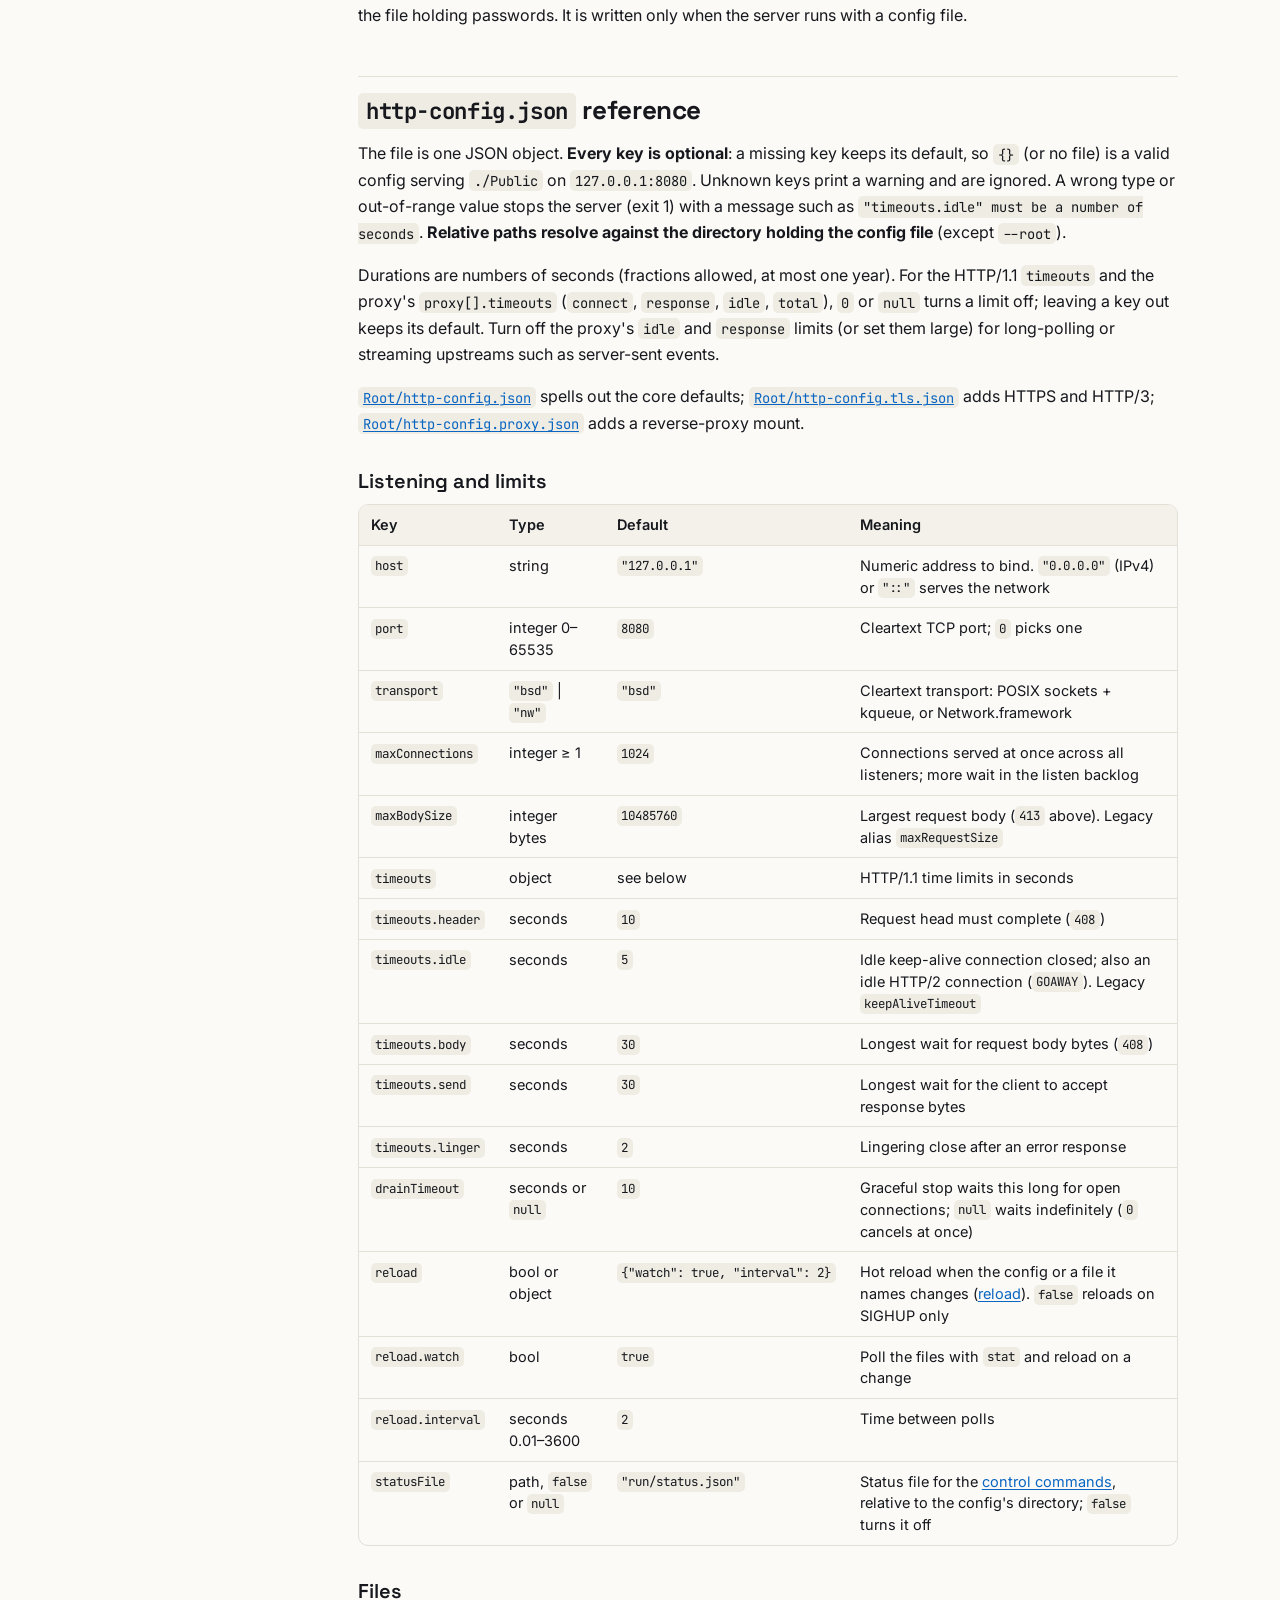
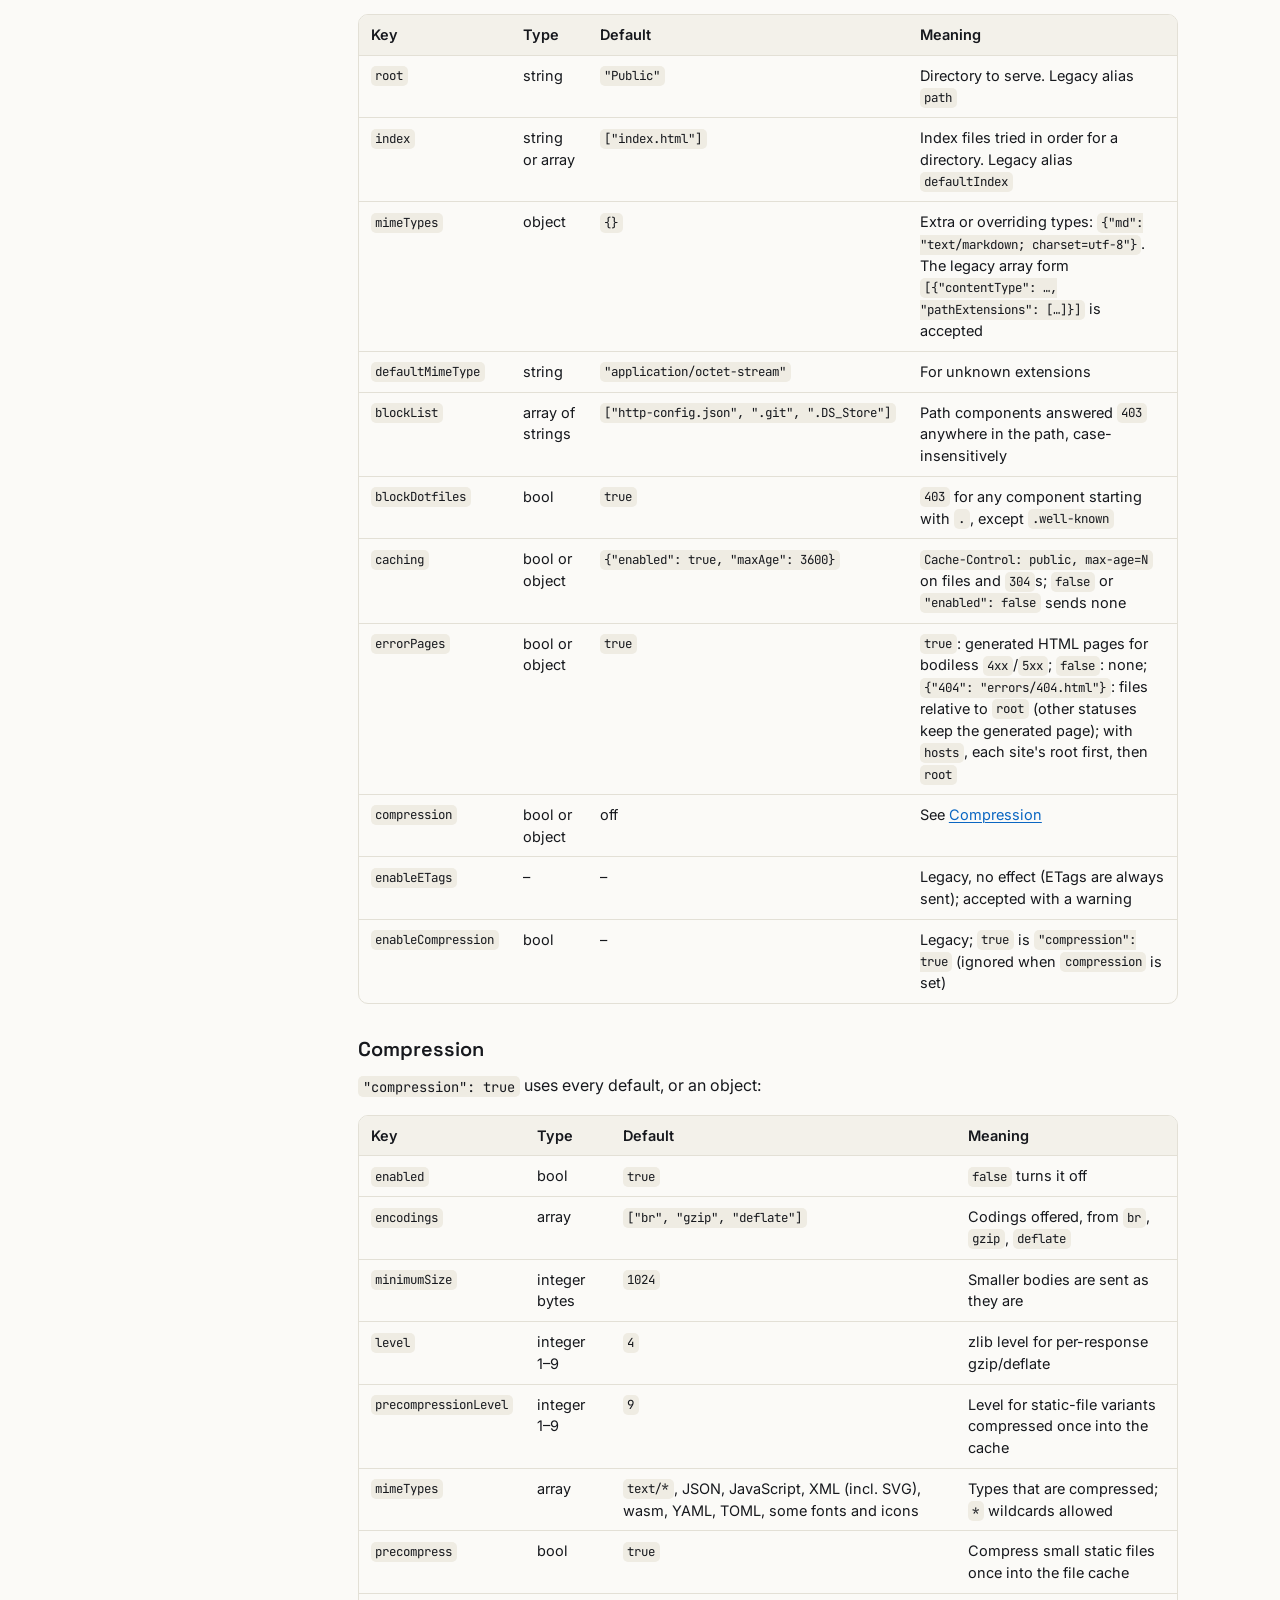
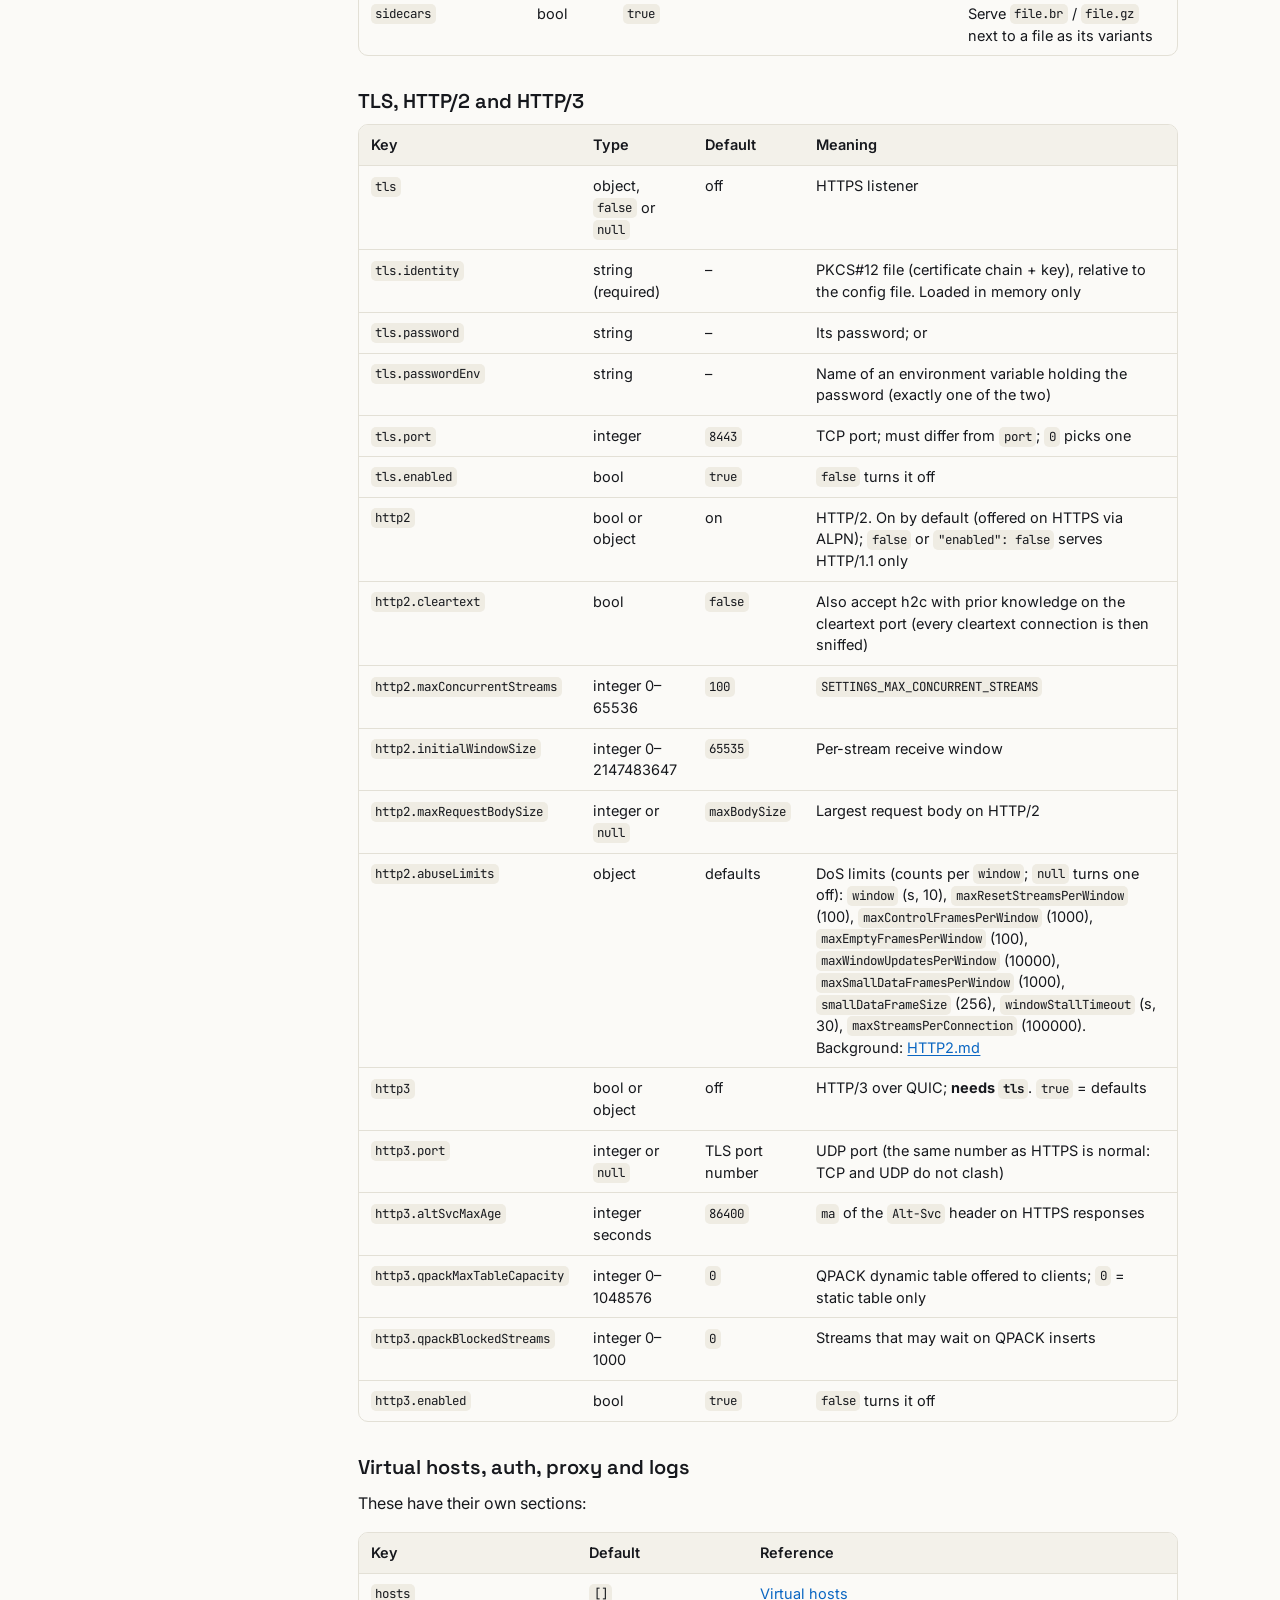
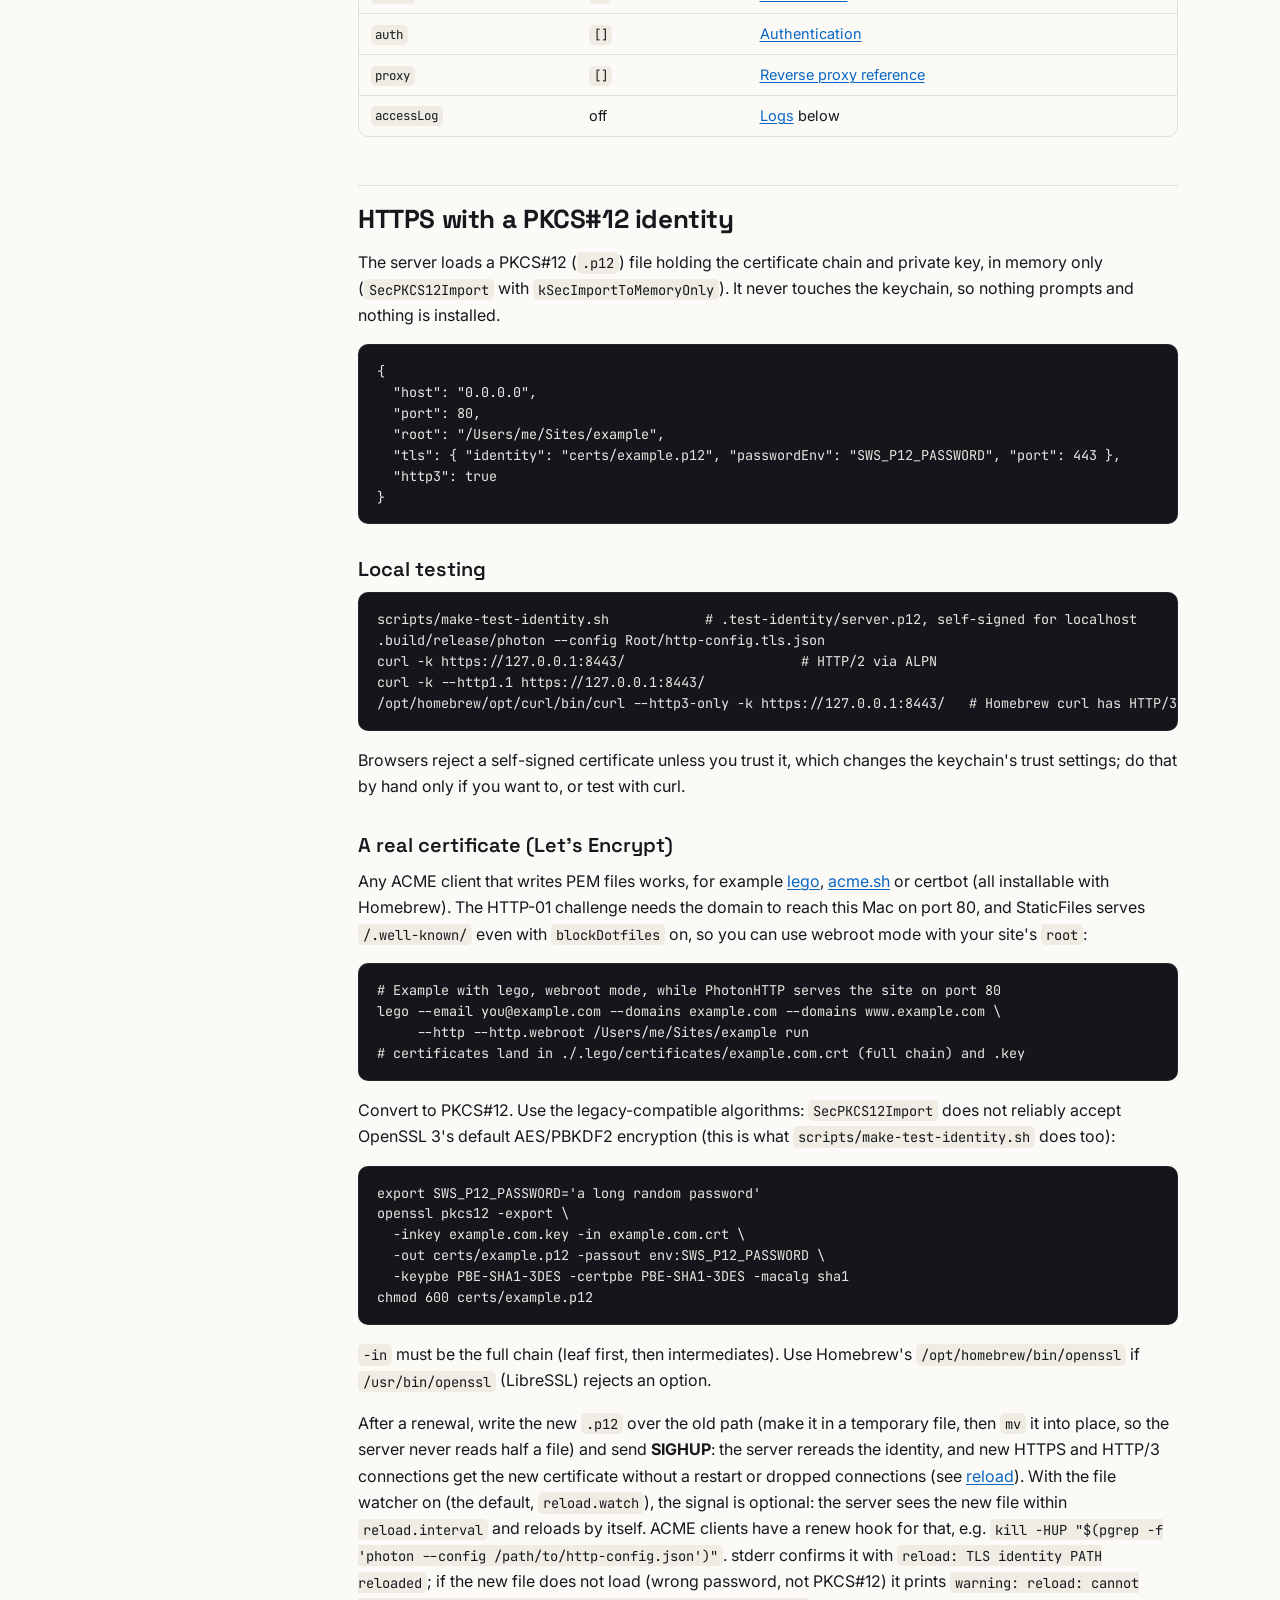
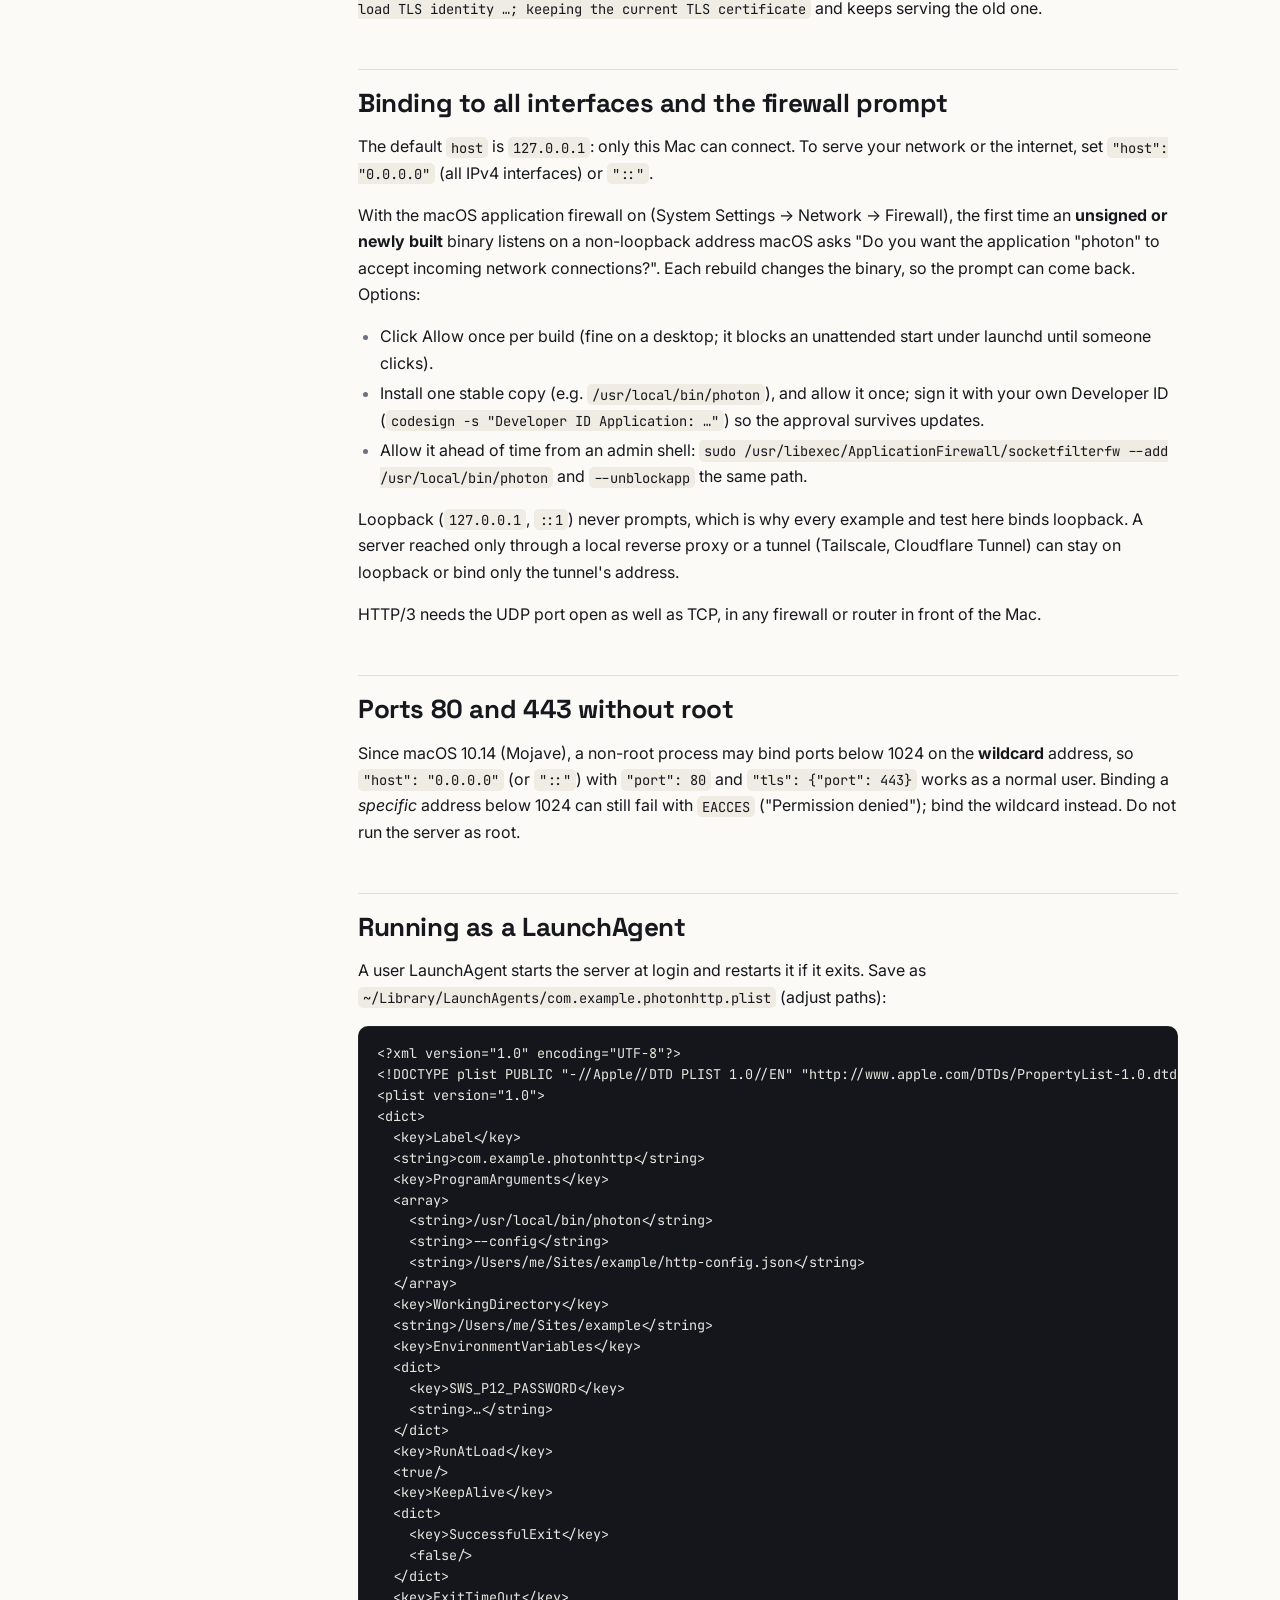
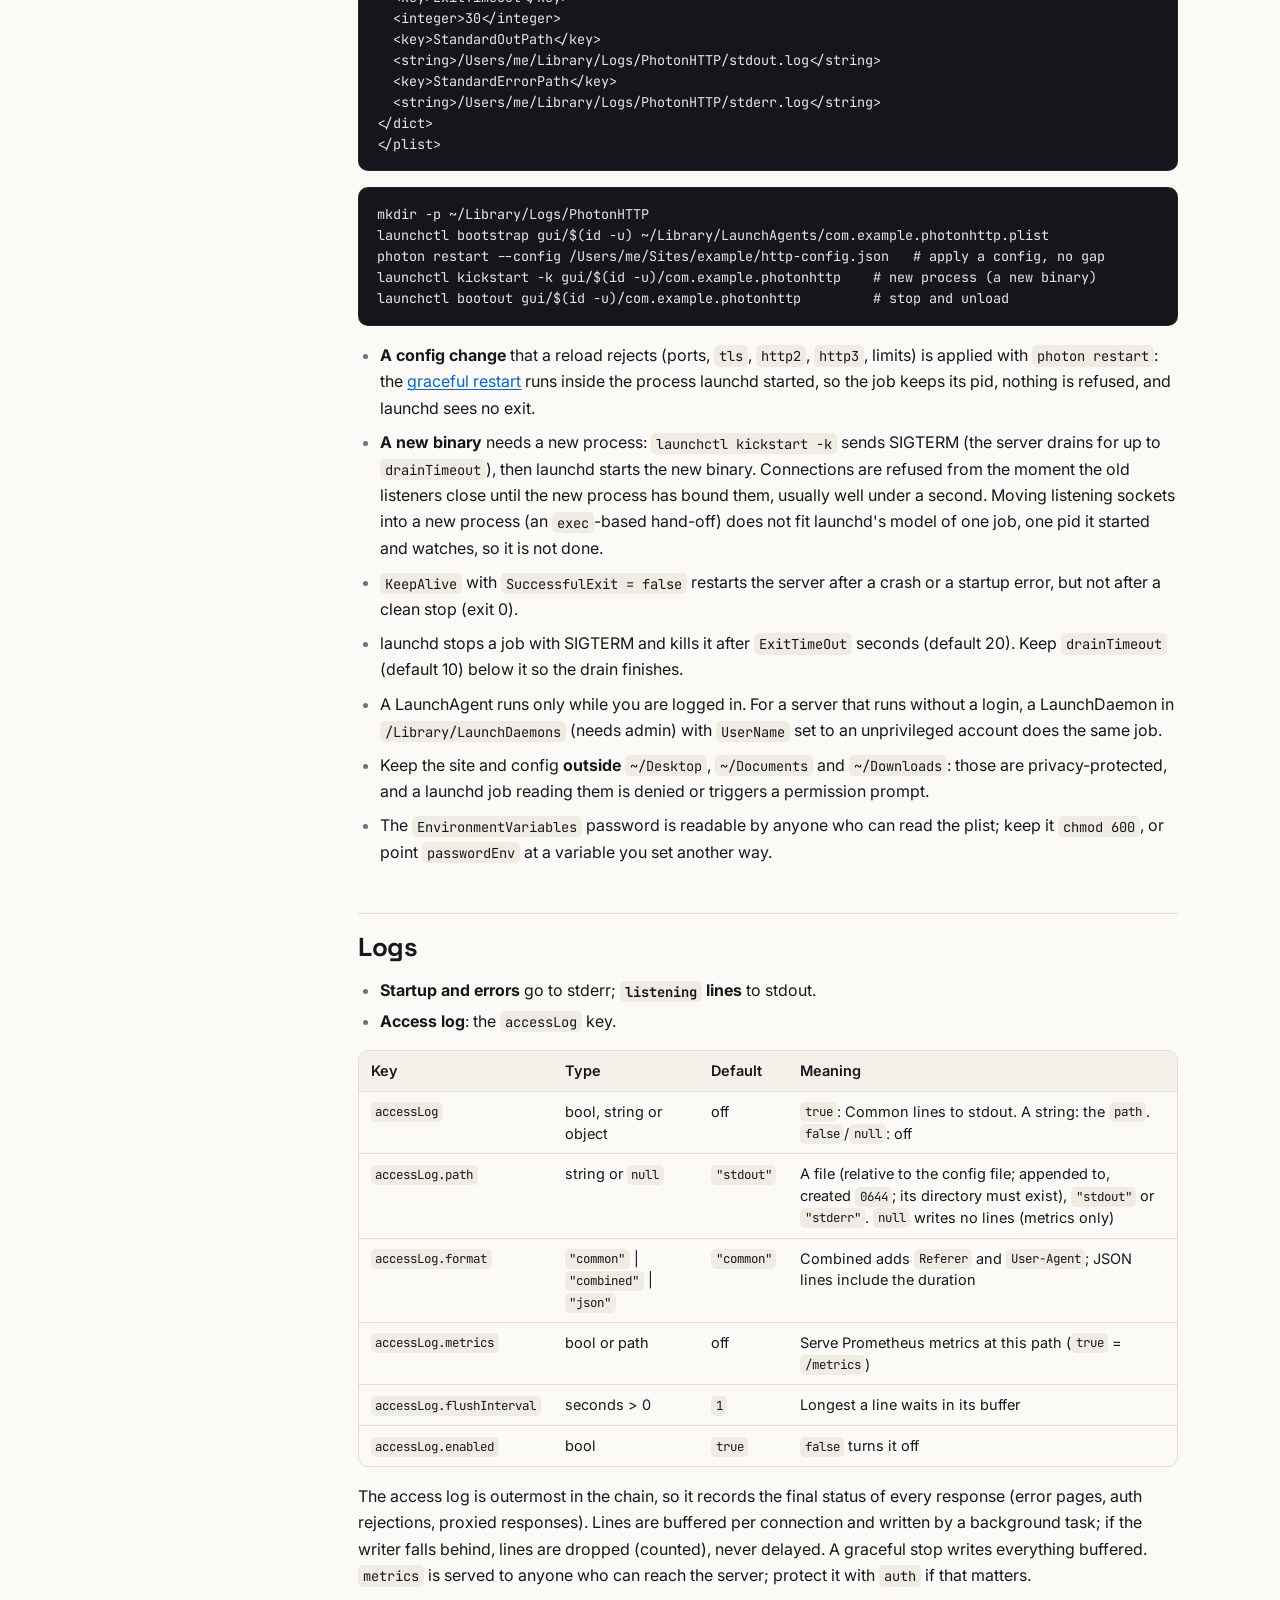
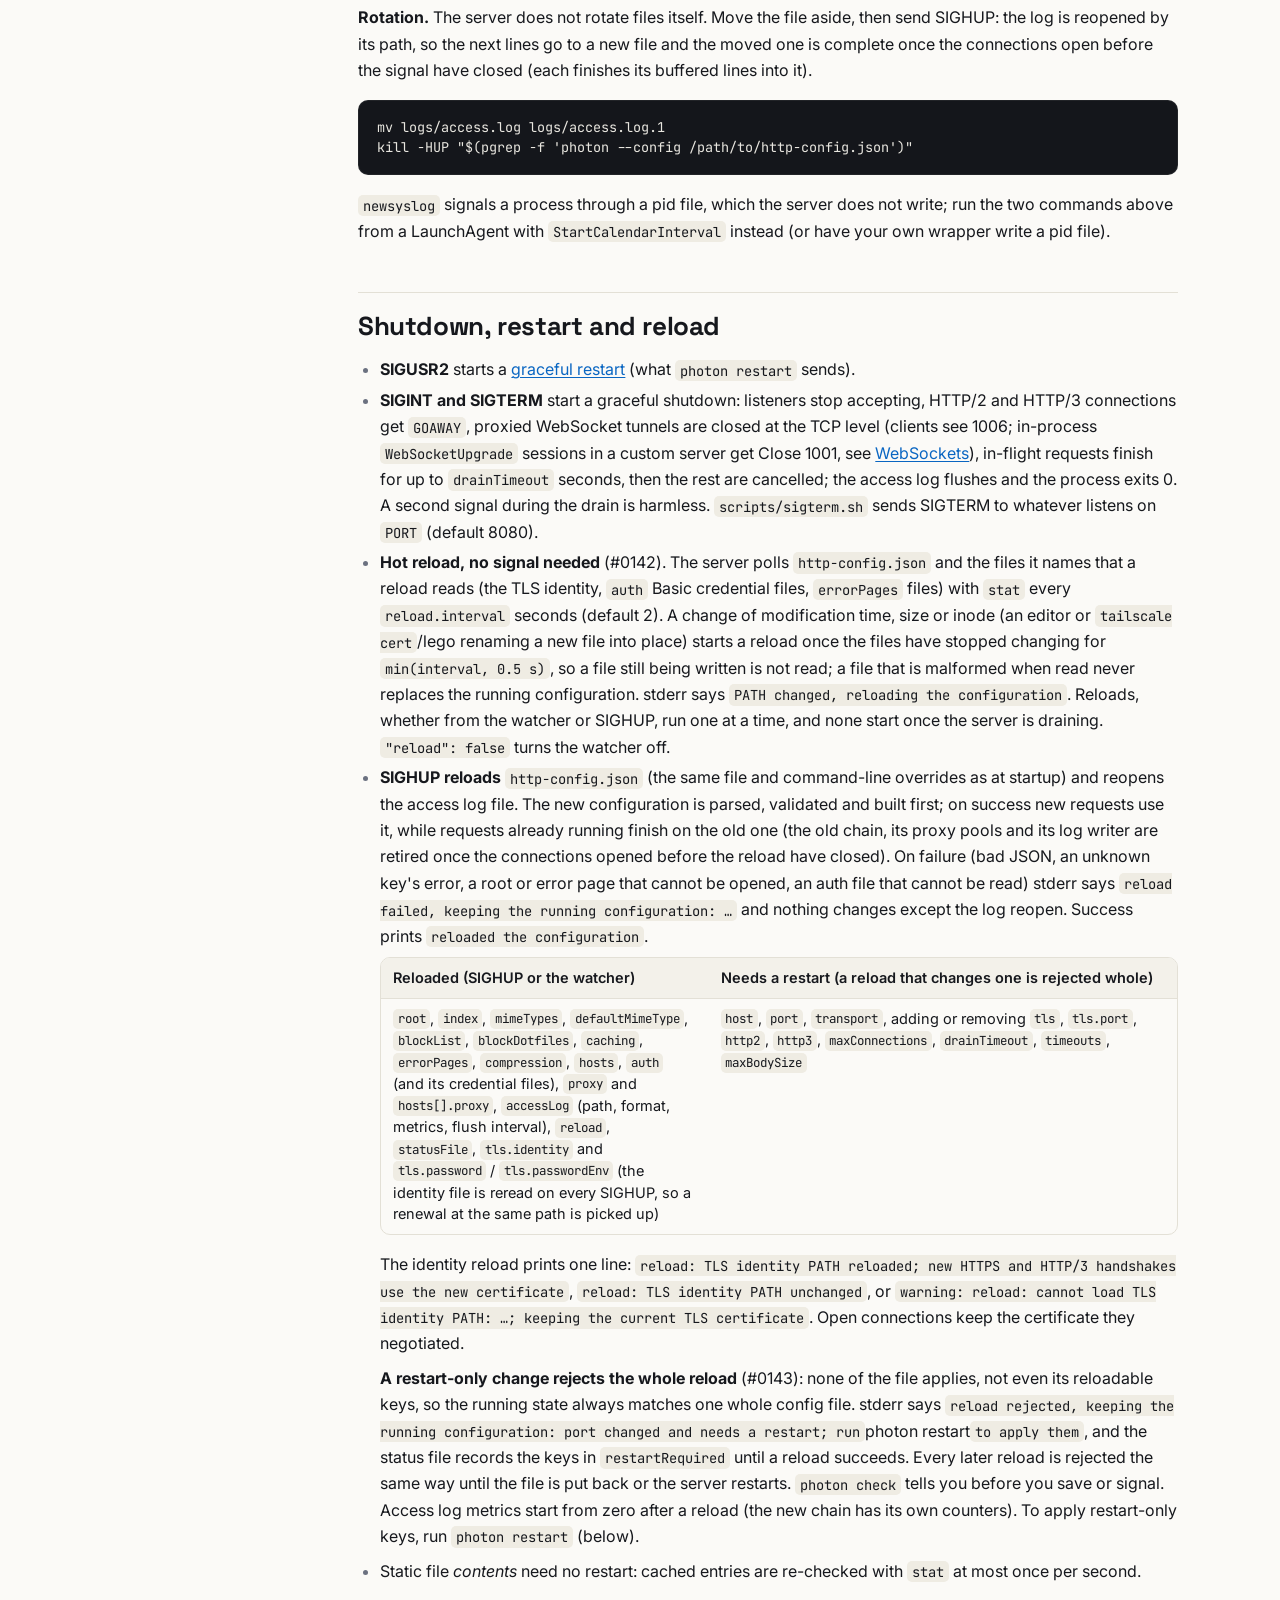
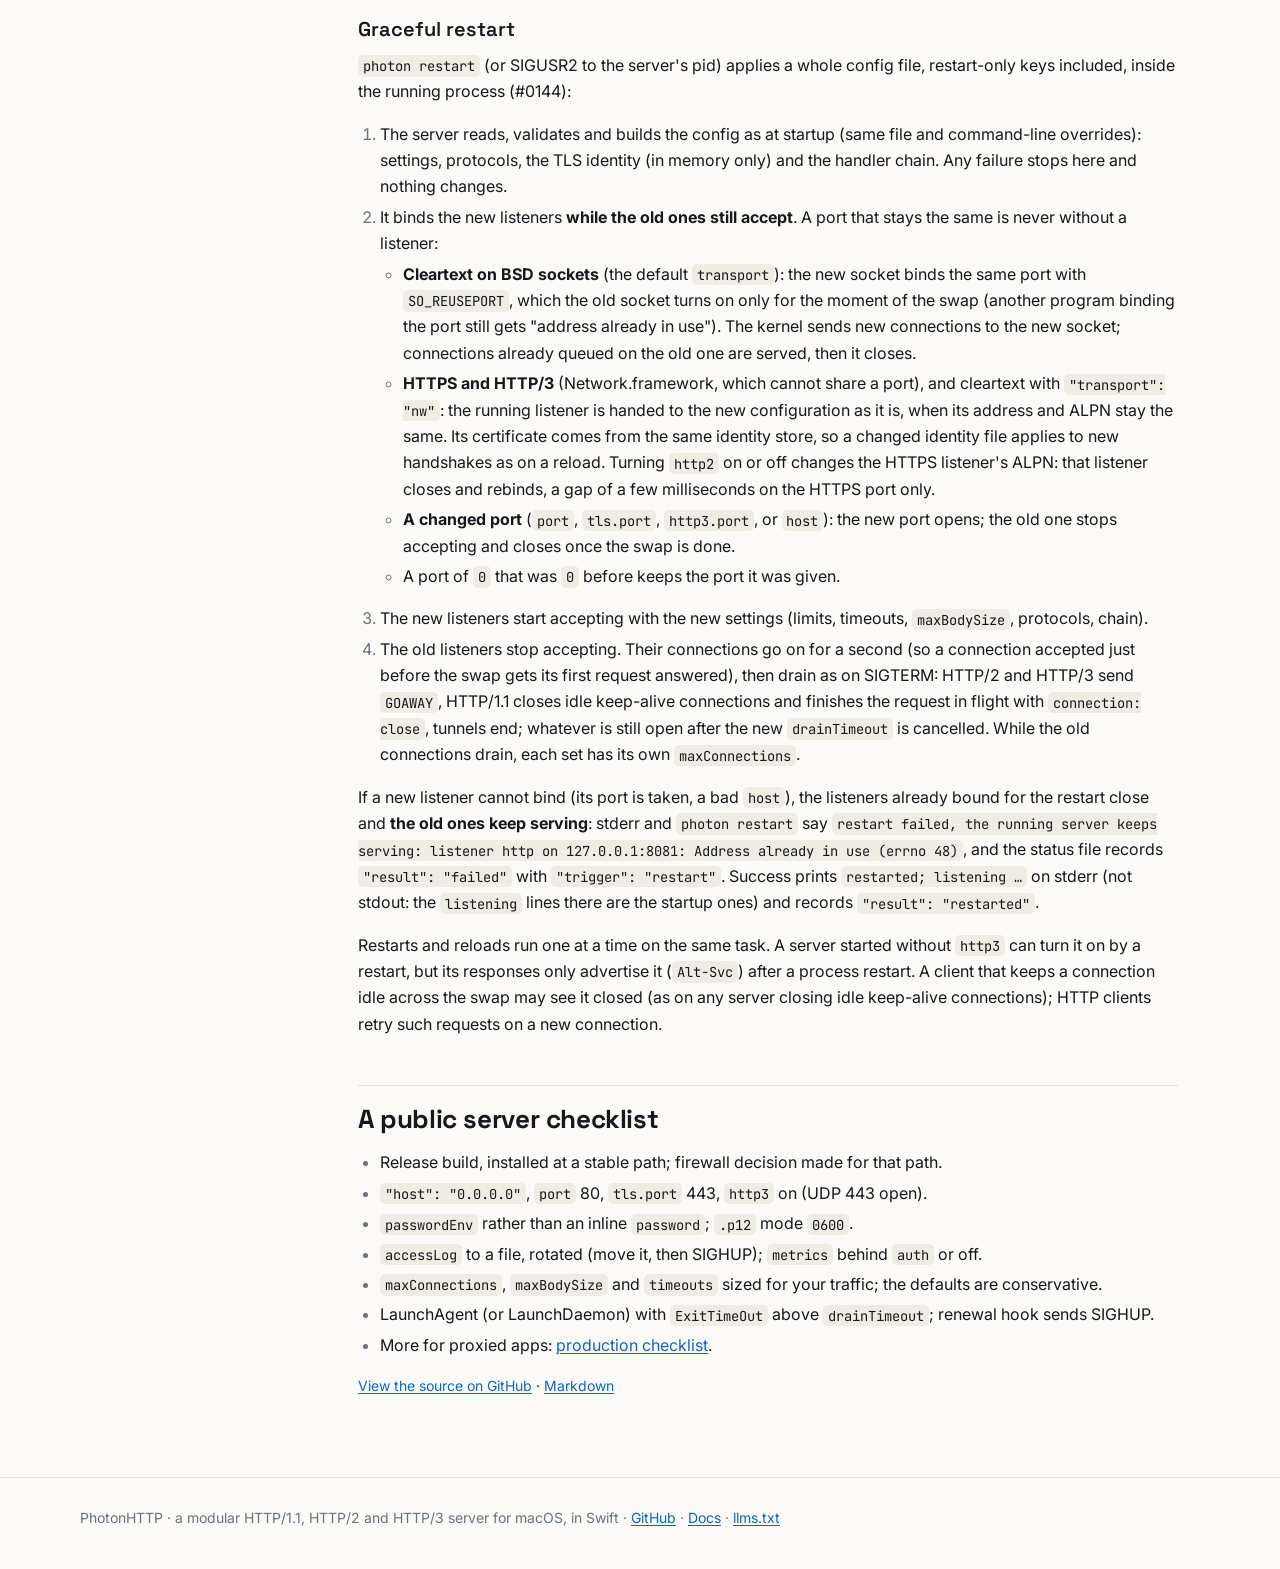
<file: Website/docs/running-on-a-mac.html>
<!doctype html>
<html lang="en">
<head>
<meta charset="utf-8">
<meta name="viewport" content="width=device-width, initial-scale=1">
<title>Running on a Mac · PhotonHTTP</title>
<meta name="description" content="The photon command line and control commands, the complete http-config.json reference, certificates, public binding, LaunchAgents, logs, reload, restart and shutdown.">
<link rel="canonical" href="https://photon-http.sstools.co/docs/running-on-a-mac.html">
<link rel="alternate" type="text/markdown" href="running-on-a-mac.md" title="Markdown">
<meta property="og:type" content="article">
<meta property="og:site_name" content="PhotonHTTP">
<meta property="og:title" content="Running on a Mac · PhotonHTTP">
<meta property="og:description" content="The photon command line and control commands, the complete http-config.json reference, certificates, public binding, LaunchAgents, logs, reload, restart and shutdown.">
<meta property="og:url" content="https://photon-http.sstools.co/docs/running-on-a-mac.html">
<meta property="og:image" content="https://photon-http.sstools.co/images/og.png">
<meta property="og:image:width" content="1200">
<meta property="og:image:height" content="630">
<meta property="og:image:alt" content="PhotonHTTP">
<meta name="twitter:card" content="summary_large_image">
<meta name="twitter:title" content="Running on a Mac · PhotonHTTP">
<meta name="twitter:description" content="The photon command line and control commands, the complete http-config.json reference, certificates, public binding, LaunchAgents, logs, reload, restart and shutdown.">
<meta name="twitter:image" content="https://photon-http.sstools.co/images/og.png">
<link rel="icon" type="image/png" sizes="32x32" href="../images/favicon-32.png">
<link rel="apple-touch-icon" href="../images/apple-touch-icon.png">
<link rel="preconnect" href="https://fonts.googleapis.com">
<link rel="preconnect" href="https://fonts.gstatic.com" crossorigin>
<link rel="stylesheet" href="https://fonts.googleapis.com/css2?family=Inter:wght@400;500;600;700&amp;family=JetBrains+Mono:wght@400;500&amp;family=Space+Grotesk:wght@500;700&amp;display=swap">
<link rel="stylesheet" href="../assets/site.css">
<script src="../assets/site.js" defer></script>
</head>
<body class="docs">
<!-- Generated by scripts/build-website.sh from docs/guide/running-on-a-mac.md. Do not edit. -->
<header class="site-header">
  <div class="wrap header-inner">
    <a class="brand" href="../"><img src="../images/logo.png" alt="" width="28" height="28" onerror="this.remove()"><span>Photon<b>HTTP</b></span></a>
    <nav class="top-nav" aria-label="Site">
      <a href="index.html" aria-current="page">Docs</a>
      <a href="getting-started.html">Get started</a>
      <a href="https://github.com/brennanMKE/PhotonHTTP" rel="noopener">GitHub</a>
    </nav>
  </div>
</header>
<div class="wrap docs-layout">
  <aside class="docs-nav" aria-label="Documentation">
    <details open>
      <summary>Guides</summary>
      <ul>
<li><a href="index.html">Documentation</a></li>
<li><a href="getting-started.html">Getting started</a></li>
<li><a href="overview.html">Overview and architecture</a></li>
<li><a href="running-on-a-mac.html" aria-current="page">Running on a Mac</a></li>
<li><a href="static-sites.html">Static websites</a></li>
<li><a href="dynamic-sites.html">Dynamic websites</a></li>
<li><a href="tls.html">TLS</a></li>
<li><a href="http1.html">HTTP/1.1</a></li>
<li><a href="http3.html">HTTP/3</a></li>
<li><a href="websockets.html">WebSockets</a></li>
<li><a href="choosing-components.html">Choosing components</a></li>
<li><a href="performance.html">Performance notes</a></li>
      </ul>
    </details>
  </aside>
  <main class="prose" id="main">
<h1 id="running-on-a-mac">Running on a Mac</h1>
<details class="toc"><summary>On this page</summary><ul>
<li><a href="#install">Install</a></li>
<li><a href="#serve-a-folder">Serve a folder</a></li>
<li><a href="#command-line">Command line</a></li>
<li><a href="#http-configjson-reference"><code>http-config.json</code> reference</a></li>
<li><a href="#https-with-a-pkcs12-identity">HTTPS with a PKCS#12 identity</a></li>
<li><a href="#binding-to-all-interfaces-and-the-firewall-prompt">Binding to all interfaces and the firewall prompt</a></li>
<li><a href="#ports-80-and-443-without-root">Ports 80 and 443 without root</a></li>
<li><a href="#running-as-a-launchagent">Running as a LaunchAgent</a></li>
<li><a href="#logs">Logs</a></li>
<li><a href="#shutdown-restart-and-reload">Shutdown, restart and reload</a></li>
<li><a href="#a-public-server-checklist">A public server checklist</a></li>
</ul></details>
<h2 id="install"><a class="anchor" href="#install" aria-hidden="true">#</a>Install</h2>
<pre><code class="language-bash">curl -fsSL https://photon-http.sstools.co/install.sh | bash</code></pre>
<p>The installer clones the repository, builds a release <code>photon</code> with your Swift toolchain (as
you) and installs it to <code>/usr/local/bin/photon</code>, which is on every Mac's default <code>PATH</code>. Only
the final copy uses <code>sudo</code>, and only when <code>/usr/local/bin</code> is not writable; it says so and asks
for your password. It never edits your shell files. Options (after <code>bash -s --</code>):</p>
<div class="table-wrap"><table><thead><tr><th>Option</th><th>Meaning</th></tr></thead><tbody><tr><td><code>--prefix DIR</code></td><td>Install to <code>DIR/bin</code> instead of <code>/usr/local/bin</code>; a writable <code>DIR</code> (e.g. <code>~/.local</code>) needs no <code>sudo</code>. If <code>DIR/bin</code> is not on your <code>PATH</code>, the installer prints the <code>export</code> line to add</td></tr><tr><td><code>--version REF</code></td><td>Git tag or branch to build (default <code>main</code>)</td></tr></tbody></table></div>
<p>From a checkout, <code>scripts/install.sh</code> builds and installs that checkout. Run the installer
again to update. Uninstall with <code>sudo rm /usr/local/bin/photon</code>.</p>
<p>Requirements: macOS 15 or later and a Swift 6.4 toolchain (Xcode or swift.org).</p>
<h3 id="build-by-hand"><a class="anchor" href="#build-by-hand" aria-hidden="true">#</a>Build by hand</h3>
<pre><code class="language-bash">swift build -c release -j 2 --product photon     # or scripts/build.sh
.build/release/photon --help</code></pre>
<p>The binary has no dependencies outside the system, so you can copy <code>.build/release/photon</code>
anywhere, e.g. <code>/usr/local/bin</code> or <code>~/bin</code>.</p>
<h2 id="serve-a-folder"><a class="anchor" href="#serve-a-folder" aria-hidden="true">#</a>Serve a folder</h2>
<pre><code class="language-bash">cd ~/Sites/my-site
photon serve                        # http://127.0.0.1:8080/
photon serve ~/Sites/blog --port 9000</code></pre>
<pre><code>photon serve [DIR] [--port PORT] [--host HOST]</code></pre>
<p><code>photon serve</code> serves <code>DIR</code> (default: the current directory) as a static website. A request
for <code>/</code> or any directory serves its <code>index.html</code>; a directory requested without the trailing
slash redirects to it. <code>--port</code> defaults to <code>8080</code> (<code>0</code> picks a free one) and <code>--host</code> to
<code>127.0.0.1</code>, so only this Mac can connect; <code>--host 0.0.0.0</code> shares the site with your network
(see <a href="#binding-to-all-interfaces-and-the-firewall-prompt">the firewall prompt</a>). It prints
<code>listening HOST:PORT</code> once ready; Ctrl-C stops.</p>
<p><code>serve</code> never reads <code>http-config.json</code>, so a stray config file cannot change what it does.
For HTTPS, compression, access logs, error pages or virtual hosts, write a config and run
<code>photon --config FILE</code> (below).</p>
<h2 id="command-line"><a class="anchor" href="#command-line" aria-hidden="true">#</a>Command line</h2>
<pre><code>photon [--config FILE] [--root DIR] [--host HOST] [--port PORT]</code></pre>
<div class="table-wrap"><table><thead><tr><th>Flag</th><th>Meaning</th></tr></thead><tbody><tr><td><code>--config FILE</code></td><td>The JSON config. Without it: <code>$ROOT_PATH/http-config.json</code> when <code>ROOT_PATH</code> is set, else <code>./http-config.json</code> if it exists, else built-in defaults</td></tr><tr><td><code>--root DIR</code></td><td>Directory to serve; overrides <code>root</code>. Relative to the working directory</td></tr><tr><td><code>--host HOST</code></td><td>Numeric address to bind; overrides <code>host</code></td></tr><tr><td><code>--port PORT</code></td><td>Cleartext port; overrides <code>port</code>. <code>0</code> picks a free one</td></tr><tr><td><code>--help</code>, <code>-h</code></td><td>Usage</td></tr></tbody></table></div>
<p><code>--flag=value</code> works too. Output:</p>
<ul>
<li>stderr: <code>photon: serving /abs/root</code> (or one line per virtual host), config warnings,
<code>signal 15, shutting down</code>, <code>stopped</code>, and errors.</li>
<li>stdout: <code>listening 127.0.0.1:8080</code> once bound, then <code>listening 127.0.0.1:8443 (https)</code> and
<code>listening 127.0.0.1:8443 (h3)</code> for the other listeners. Scripts can wait for the first line.
The access log also goes to stdout when configured that way.</li>
</ul>
<p>Exit status: <code>0</code> after a graceful stop, <code>1</code> on a configuration or startup error (bad value,
missing root, unreadable identity, port in use) with a message naming the key, <code>2</code> on a usage
error.</p>
<h3 id="control-commands"><a class="anchor" href="#control-commands" aria-hidden="true">#</a>Control commands</h3>
<p>The same executable checks a config and talks to a running server (#0143). It finds the server
through its status file (<code>statusFile</code>, default <code>run/status.json</code> next to the config) and
signals its pid; there is no control socket, so nothing new is reachable over the network.</p>
<pre><code>photon check   [--config FILE] [--root DIR] [--host HOST] [--port PORT]
photon reload  [--config FILE] [--root DIR] [--host HOST] [--port PORT] [--timeout SECONDS]
photon status  [--config FILE] [--json]
photon restart [--config FILE] [--root DIR] [--host HOST] [--port PORT] [--timeout SECONDS]</code></pre>
<div class="table-wrap"><table><thead><tr><th>Command</th><th>What it does</th></tr></thead><tbody><tr><td><code>check</code></td><td>Loads and builds the config as a reload would (root, error pages, credential files, the TLS identity in memory only) and prints <code>PATH: valid</code> or <code>PATH: invalid: …</code>. When a server runs with this config, it also prints which keys would change: <code>can hot-reload: root changed</code>, <code>no setting changes</code> (a reload still rereads the identity and credential files), or <code>needs a restart: port changed and needs a restart; run</code>photon restart<code>to apply them</code></td></tr><tr><td><code>reload</code></td><td>Runs <code>check</code>; when the config is valid and needs no restart, sends SIGHUP and waits (up to <code>--timeout</code>, default 10 s) for the server to record the outcome, then prints <code>reloaded: …</code>, <code>reload failed, …</code> or <code>reload rejected, …</code>. It does not signal when the config is invalid or needs a restart</td></tr><tr><td><code>status</code></td><td>Prints the status file: state and pid, listening addresses, config path and SHA-256, the last reload (time, <code>signal</code> or <code>watch</code>, result, message), the reload count and any restart-required keys. <code>--json</code> prints the file itself</td></tr><tr><td><code>restart</code></td><td>Runs <code>check</code>; when the config is valid (whether or not it needs a restart), sends SIGUSR2 and waits (up to <code>--timeout</code>, default 10 s) for the outcome: <code>restarted (changed: port); listening …</code> or <code>restart failed, the running server keeps serving: …</code>. The <a href="#graceful-restart">graceful restart</a> happens in the same process, so launchd sees one pid. It does not signal when the config is invalid</td></tr></tbody></table></div>
<p>Without <code>--root</code>/<code>--host</code>/<code>--port</code>, <code>check</code>, <code>reload</code> and <code>restart</code> apply the overrides the
running server was started with (recorded in the status file). Exit status: <code>0</code> success, <code>1</code>
invalid config, no running server, a failed reload or restart, or a timeout, <code>2</code> usage error,
<code>3</code> a restart is required (the reload was or would be rejected).</p>
<p>The status file is JSON, rewritten atomically (temporary file, then rename) with mode 0600 at
startup once the listeners are bound, after every reload and restart and at a clean exit
(<code>"state": "stopped"</code>). It holds <code>pid</code>, <code>started</code>, <code>config</code>, <code>configSHA256</code> (of the file as
last loaded), <code>arguments</code>, <code>listening</code>, <code>reloads</code> (reloads and restarts), <code>lastReload</code>
(<code>time</code>, <code>trigger</code>: <code>signal</code> / <code>watch</code> / <code>restart</code>, <code>result</code>: <code>reloaded</code> / <code>failed</code> /
<code>rejected</code> / <code>restarted</code>, <code>message</code>, <code>changed</code>, <code>restartRequired</code>), <code>restarted</code> (time of the
last graceful restart), <code>restartRequired</code> (keys changed in the file but not applied; empty
after a successful reload or restart) and <code>settings</code>: a digest per key of the running values, never the values themselves,
so <code>check</code> can compare without the file holding passwords. It is written only when the server
runs with a config file.</p>
<h2 id="http-configjson-reference"><a class="anchor" href="#http-configjson-reference" aria-hidden="true">#</a><code>http-config.json</code> reference</h2>
<p>The file is one JSON object. <strong>Every key is optional</strong>: a missing key keeps its default, so
<code>{}</code> (or no file) is a valid config serving <code>./Public</code> on <code>127.0.0.1:8080</code>. Unknown keys print
a warning and are ignored. A wrong type or out-of-range value stops the server (exit 1) with a
message such as <code>"timeouts.idle" must be a number of seconds</code>. <strong>Relative paths resolve
against the directory holding the config file</strong> (except <code>--root</code>).</p>
<p>Durations are numbers of seconds (fractions allowed, at most one year). For the HTTP/1.1
<code>timeouts</code> and the proxy's <code>proxy[].timeouts</code> (<code>connect</code>, <code>response</code>, <code>idle</code>, <code>total</code>), <code>0</code> or
<code>null</code> turns a limit off; leaving a key out keeps its default. Turn off the proxy's <code>idle</code> and
<code>response</code> limits (or set them large) for long-polling or streaming upstreams such as
server-sent events.</p>
<p><a href="https://github.com/brennanMKE/PhotonHTTP/blob/main/Root/http-config.json" rel="noopener"><code>Root/http-config.json</code></a> spells out the core defaults;
<a href="https://github.com/brennanMKE/PhotonHTTP/blob/main/Root/http-config.tls.json" rel="noopener"><code>Root/http-config.tls.json</code></a> adds HTTPS and HTTP/3;
<a href="https://github.com/brennanMKE/PhotonHTTP/blob/main/Root/http-config.proxy.json" rel="noopener"><code>Root/http-config.proxy.json</code></a> adds a reverse-proxy mount.</p>
<h3 id="listening-and-limits"><a class="anchor" href="#listening-and-limits" aria-hidden="true">#</a>Listening and limits</h3>
<div class="table-wrap"><table><thead><tr><th>Key</th><th>Type</th><th>Default</th><th>Meaning</th></tr></thead><tbody><tr><td><code>host</code></td><td>string</td><td><code>"127.0.0.1"</code></td><td>Numeric address to bind. <code>"0.0.0.0"</code> (IPv4) or <code>"::"</code> serves the network</td></tr><tr><td><code>port</code></td><td>integer 0–65535</td><td><code>8080</code></td><td>Cleartext TCP port; <code>0</code> picks one</td></tr><tr><td><code>transport</code></td><td><code>"bsd"</code> | <code>"nw"</code></td><td><code>"bsd"</code></td><td>Cleartext transport: POSIX sockets + kqueue, or Network.framework</td></tr><tr><td><code>maxConnections</code></td><td>integer ≥ 1</td><td><code>1024</code></td><td>Connections served at once across all listeners; more wait in the listen backlog</td></tr><tr><td><code>maxBodySize</code></td><td>integer bytes</td><td><code>10485760</code></td><td>Largest request body (<code>413</code> above). Legacy alias <code>maxRequestSize</code></td></tr><tr><td><code>timeouts</code></td><td>object</td><td>see below</td><td>HTTP/1.1 time limits in seconds</td></tr><tr><td><code>timeouts.header</code></td><td>seconds</td><td><code>10</code></td><td>Request head must complete (<code>408</code>)</td></tr><tr><td><code>timeouts.idle</code></td><td>seconds</td><td><code>5</code></td><td>Idle keep-alive connection closed; also an idle HTTP/2 connection (<code>GOAWAY</code>). Legacy <code>keepAliveTimeout</code></td></tr><tr><td><code>timeouts.body</code></td><td>seconds</td><td><code>30</code></td><td>Longest wait for request body bytes (<code>408</code>)</td></tr><tr><td><code>timeouts.send</code></td><td>seconds</td><td><code>30</code></td><td>Longest wait for the client to accept response bytes</td></tr><tr><td><code>timeouts.linger</code></td><td>seconds</td><td><code>2</code></td><td>Lingering close after an error response</td></tr><tr><td><code>drainTimeout</code></td><td>seconds or <code>null</code></td><td><code>10</code></td><td>Graceful stop waits this long for open connections; <code>null</code> waits indefinitely (<code>0</code> cancels at once)</td></tr><tr><td><code>reload</code></td><td>bool or object</td><td><code>{"watch": true, "interval": 2}</code></td><td>Hot reload when the config or a file it names changes (<a href="#shutdown-restart-and-reload">reload</a>). <code>false</code> reloads on SIGHUP only</td></tr><tr><td><code>reload.watch</code></td><td>bool</td><td><code>true</code></td><td>Poll the files with <code>stat</code> and reload on a change</td></tr><tr><td><code>reload.interval</code></td><td>seconds 0.01–3600</td><td><code>2</code></td><td>Time between polls</td></tr><tr><td><code>statusFile</code></td><td>path, <code>false</code> or <code>null</code></td><td><code>"run/status.json"</code></td><td>Status file for the <a href="#control-commands">control commands</a>, relative to the config's directory; <code>false</code> turns it off</td></tr></tbody></table></div>
<h3 id="files"><a class="anchor" href="#files" aria-hidden="true">#</a>Files</h3>
<div class="table-wrap"><table><thead><tr><th>Key</th><th>Type</th><th>Default</th><th>Meaning</th></tr></thead><tbody><tr><td><code>root</code></td><td>string</td><td><code>"Public"</code></td><td>Directory to serve. Legacy alias <code>path</code></td></tr><tr><td><code>index</code></td><td>string or array</td><td><code>["index.html"]</code></td><td>Index files tried in order for a directory. Legacy alias <code>defaultIndex</code></td></tr><tr><td><code>mimeTypes</code></td><td>object</td><td><code>{}</code></td><td>Extra or overriding types: <code>{"md": "text/markdown; charset=utf-8"}</code>. The legacy array form <code>[{"contentType": …, "pathExtensions": […]}]</code> is accepted</td></tr><tr><td><code>defaultMimeType</code></td><td>string</td><td><code>"application/octet-stream"</code></td><td>For unknown extensions</td></tr><tr><td><code>blockList</code></td><td>array of strings</td><td><code>["http-config.json", ".git", ".DS_Store"]</code></td><td>Path components answered <code>403</code> anywhere in the path, case-insensitively</td></tr><tr><td><code>blockDotfiles</code></td><td>bool</td><td><code>true</code></td><td><code>403</code> for any component starting with <code>.</code>, except <code>.well-known</code></td></tr><tr><td><code>caching</code></td><td>bool or object</td><td><code>{"enabled": true, "maxAge": 3600}</code></td><td><code>Cache-Control: public, max-age=N</code> on files and <code>304</code>s; <code>false</code> or <code>"enabled": false</code> sends none</td></tr><tr><td><code>errorPages</code></td><td>bool or object</td><td><code>true</code></td><td><code>true</code>: generated HTML pages for bodiless <code>4xx</code>/<code>5xx</code>; <code>false</code>: none; <code>{"404": "errors/404.html"}</code>: files relative to <code>root</code> (other statuses keep the generated page); with <code>hosts</code>, each site's root first, then <code>root</code></td></tr><tr><td><code>compression</code></td><td>bool or object</td><td>off</td><td>See <a href="#compression">Compression</a></td></tr><tr><td><code>enableETags</code></td><td>–</td><td>–</td><td>Legacy, no effect (ETags are always sent); accepted with a warning</td></tr><tr><td><code>enableCompression</code></td><td>bool</td><td>–</td><td>Legacy; <code>true</code> is <code>"compression": true</code> (ignored when <code>compression</code> is set)</td></tr></tbody></table></div>
<h3 id="compression"><a class="anchor" href="#compression" aria-hidden="true">#</a>Compression</h3>
<p><code>"compression": true</code> uses every default, or an object:</p>
<div class="table-wrap"><table><thead><tr><th>Key</th><th>Type</th><th>Default</th><th>Meaning</th></tr></thead><tbody><tr><td><code>enabled</code></td><td>bool</td><td><code>true</code></td><td><code>false</code> turns it off</td></tr><tr><td><code>encodings</code></td><td>array</td><td><code>["br", "gzip", "deflate"]</code></td><td>Codings offered, from <code>br</code>, <code>gzip</code>, <code>deflate</code></td></tr><tr><td><code>minimumSize</code></td><td>integer bytes</td><td><code>1024</code></td><td>Smaller bodies are sent as they are</td></tr><tr><td><code>level</code></td><td>integer 1–9</td><td><code>4</code></td><td>zlib level for per-response gzip/deflate</td></tr><tr><td><code>precompressionLevel</code></td><td>integer 1–9</td><td><code>9</code></td><td>Level for static-file variants compressed once into the cache</td></tr><tr><td><code>mimeTypes</code></td><td>array</td><td><code>text/*</code>, JSON, JavaScript, XML (incl. SVG), wasm, YAML, TOML, some fonts and icons</td><td>Types that are compressed; <code>*</code> wildcards allowed</td></tr><tr><td><code>precompress</code></td><td>bool</td><td><code>true</code></td><td>Compress small static files once into the file cache</td></tr><tr><td><code>sidecars</code></td><td>bool</td><td><code>true</code></td><td>Serve <code>file.br</code> / <code>file.gz</code> next to a file as its variants</td></tr></tbody></table></div>
<h3 id="tls-http2-and-http3"><a class="anchor" href="#tls-http2-and-http3" aria-hidden="true">#</a>TLS, HTTP/2 and HTTP/3</h3>
<div class="table-wrap"><table><thead><tr><th>Key</th><th>Type</th><th>Default</th><th>Meaning</th></tr></thead><tbody><tr><td><code>tls</code></td><td>object, <code>false</code> or <code>null</code></td><td>off</td><td>HTTPS listener</td></tr><tr><td><code>tls.identity</code></td><td>string (required)</td><td>–</td><td>PKCS#12 file (certificate chain + key), relative to the config file. Loaded in memory only</td></tr><tr><td><code>tls.password</code></td><td>string</td><td>–</td><td>Its password; or</td></tr><tr><td><code>tls.passwordEnv</code></td><td>string</td><td>–</td><td>Name of an environment variable holding the password (exactly one of the two)</td></tr><tr><td><code>tls.port</code></td><td>integer</td><td><code>8443</code></td><td>TCP port; must differ from <code>port</code>; <code>0</code> picks one</td></tr><tr><td><code>tls.enabled</code></td><td>bool</td><td><code>true</code></td><td><code>false</code> turns it off</td></tr><tr><td><code>http2</code></td><td>bool or object</td><td>on</td><td>HTTP/2. On by default (offered on HTTPS via ALPN); <code>false</code> or <code>"enabled": false</code> serves HTTP/1.1 only</td></tr><tr><td><code>http2.cleartext</code></td><td>bool</td><td><code>false</code></td><td>Also accept h2c with prior knowledge on the cleartext port (every cleartext connection is then sniffed)</td></tr><tr><td><code>http2.maxConcurrentStreams</code></td><td>integer 0–65536</td><td><code>100</code></td><td><code>SETTINGS_MAX_CONCURRENT_STREAMS</code></td></tr><tr><td><code>http2.initialWindowSize</code></td><td>integer 0–2147483647</td><td><code>65535</code></td><td>Per-stream receive window</td></tr><tr><td><code>http2.maxRequestBodySize</code></td><td>integer or <code>null</code></td><td><code>maxBodySize</code></td><td>Largest request body on HTTP/2</td></tr><tr><td><code>http2.abuseLimits</code></td><td>object</td><td>defaults</td><td>DoS limits (counts per <code>window</code>; <code>null</code> turns one off): <code>window</code> (s, 10), <code>maxResetStreamsPerWindow</code> (100), <code>maxControlFramesPerWindow</code> (1000), <code>maxEmptyFramesPerWindow</code> (100), <code>maxWindowUpdatesPerWindow</code> (10000), <code>maxSmallDataFramesPerWindow</code> (1000), <code>smallDataFrameSize</code> (256), <code>windowStallTimeout</code> (s, 30), <code>maxStreamsPerConnection</code> (100000). Background: <a href="https://github.com/brennanMKE/PhotonHTTP/blob/main/docs/HTTP2.md" rel="noopener">HTTP2.md</a></td></tr><tr><td><code>http3</code></td><td>bool or object</td><td>off</td><td>HTTP/3 over QUIC; <strong>needs <code>tls</code></strong>. <code>true</code> = defaults</td></tr><tr><td><code>http3.port</code></td><td>integer or <code>null</code></td><td>TLS port number</td><td>UDP port (the same number as HTTPS is normal: TCP and UDP do not clash)</td></tr><tr><td><code>http3.altSvcMaxAge</code></td><td>integer seconds</td><td><code>86400</code></td><td><code>ma</code> of the <code>Alt-Svc</code> header on HTTPS responses</td></tr><tr><td><code>http3.qpackMaxTableCapacity</code></td><td>integer 0–1048576</td><td><code>0</code></td><td>QPACK dynamic table offered to clients; <code>0</code> = static table only</td></tr><tr><td><code>http3.qpackBlockedStreams</code></td><td>integer 0–1000</td><td><code>0</code></td><td>Streams that may wait on QPACK inserts</td></tr><tr><td><code>http3.enabled</code></td><td>bool</td><td><code>true</code></td><td><code>false</code> turns it off</td></tr></tbody></table></div>
<h3 id="virtual-hosts-auth-proxy-and-logs"><a class="anchor" href="#virtual-hosts-auth-proxy-and-logs" aria-hidden="true">#</a>Virtual hosts, auth, proxy and logs</h3>
<p>These have their own sections:</p>
<div class="table-wrap"><table><thead><tr><th>Key</th><th>Default</th><th>Reference</th></tr></thead><tbody><tr><td><code>hosts</code></td><td><code>[]</code></td><td><a href="static-sites.html#virtual-hosts">Virtual hosts</a></td></tr><tr><td><code>auth</code></td><td><code>[]</code></td><td><a href="static-sites.html#authentication">Authentication</a></td></tr><tr><td><code>proxy</code></td><td><code>[]</code></td><td><a href="dynamic-sites.html#proxy-mount-reference">Reverse proxy reference</a></td></tr><tr><td><code>accessLog</code></td><td>off</td><td><a href="#logs">Logs</a> below</td></tr></tbody></table></div>
<h2 id="https-with-a-pkcs12-identity"><a class="anchor" href="#https-with-a-pkcs12-identity" aria-hidden="true">#</a>HTTPS with a PKCS#12 identity</h2>
<p>The server loads a PKCS#12 (<code>.p12</code>) file holding the certificate chain and private key, in
memory only (<code>SecPKCS12Import</code> with <code>kSecImportToMemoryOnly</code>). It never touches the keychain,
so nothing prompts and nothing is installed.</p>
<pre><code class="language-json">{
  "host": "0.0.0.0",
  "port": 80,
  "root": "/Users/me/Sites/example",
  "tls": { "identity": "certs/example.p12", "passwordEnv": "SWS_P12_PASSWORD", "port": 443 },
  "http3": true
}</code></pre>
<h3 id="local-testing"><a class="anchor" href="#local-testing" aria-hidden="true">#</a>Local testing</h3>
<pre><code class="language-bash">scripts/make-test-identity.sh            # .test-identity/server.p12, self-signed for localhost
.build/release/photon --config Root/http-config.tls.json
curl -k https://127.0.0.1:8443/                      # HTTP/2 via ALPN
curl -k --http1.1 https://127.0.0.1:8443/
/opt/homebrew/opt/curl/bin/curl --http3-only -k https://127.0.0.1:8443/   # Homebrew curl has HTTP/3</code></pre>
<p>Browsers reject a self-signed certificate unless you trust it, which changes the keychain's
trust settings; do that by hand only if you want to, or test with curl.</p>
<h3 id="a-real-certificate-lets-encrypt"><a class="anchor" href="#a-real-certificate-lets-encrypt" aria-hidden="true">#</a>A real certificate (Let's Encrypt)</h3>
<p>Any ACME client that writes PEM files works, for example <a href="https://go-acme.github.io/lego/" rel="noopener">lego</a>,
<a href="https://github.com/acmesh-official/acme.sh" rel="noopener">acme.sh</a> or certbot (all installable with
Homebrew). The HTTP-01 challenge needs the domain to reach this Mac on port 80, and
StaticFiles serves <code>/.well-known/</code> even with <code>blockDotfiles</code> on, so you can use webroot mode
with your site's <code>root</code>:</p>
<pre><code class="language-bash"># Example with lego, webroot mode, while PhotonHTTP serves the site on port 80
lego --email you@example.com --domains example.com --domains www.example.com \
     --http --http.webroot /Users/me/Sites/example run
# certificates land in ./.lego/certificates/example.com.crt (full chain) and .key</code></pre>
<p>Convert to PKCS#12. Use the legacy-compatible algorithms: <code>SecPKCS12Import</code> does not reliably
accept OpenSSL 3's default AES/PBKDF2 encryption (this is what <code>scripts/make-test-identity.sh</code>
does too):</p>
<pre><code class="language-bash">export SWS_P12_PASSWORD='a long random password'
openssl pkcs12 -export \
  -inkey example.com.key -in example.com.crt \
  -out certs/example.p12 -passout env:SWS_P12_PASSWORD \
  -keypbe PBE-SHA1-3DES -certpbe PBE-SHA1-3DES -macalg sha1
chmod 600 certs/example.p12</code></pre>
<p><code>-in</code> must be the full chain (leaf first, then intermediates). Use Homebrew's
<code>/opt/homebrew/bin/openssl</code> if <code>/usr/bin/openssl</code> (LibreSSL) rejects an option.</p>
<p>After a renewal, write the new <code>.p12</code> over the old path (make it in a temporary file, then
<code>mv</code> it into place, so the server never reads half a file) and send <strong>SIGHUP</strong>: the server
rereads the identity, and new HTTPS and HTTP/3 connections get the new certificate without a
restart or dropped connections (see <a href="#shutdown-restart-and-reload">reload</a>). With the file
watcher on (the default, <code>reload.watch</code>), the signal is optional: the server sees the new file
within <code>reload.interval</code> and reloads by itself. ACME clients have a renew hook for that, e.g. <code>kill -HUP "$(pgrep -f 'photon --config /path/to/http-config.json')"</code>.
stderr confirms it with <code>reload: TLS identity PATH reloaded</code>; if the new file does not load
(wrong password, not PKCS#12) it prints <code>warning: reload: cannot load TLS identity …; keeping
the current TLS certificate</code> and keeps serving the old one.</p>
<h2 id="binding-to-all-interfaces-and-the-firewall-prompt"><a class="anchor" href="#binding-to-all-interfaces-and-the-firewall-prompt" aria-hidden="true">#</a>Binding to all interfaces and the firewall prompt</h2>
<p>The default <code>host</code> is <code>127.0.0.1</code>: only this Mac can connect. To serve your network or the
internet, set <code>"host": "0.0.0.0"</code> (all IPv4 interfaces) or <code>"::"</code>.</p>
<p>With the macOS application firewall on (System Settings → Network → Firewall), the first time
an <strong>unsigned or newly built</strong> binary listens on a non-loopback address macOS asks "Do you want
the application "photon" to accept incoming network connections?". Each rebuild changes
the binary, so the prompt can come back. Options:</p>
<ul>
<li>Click Allow once per build (fine on a desktop; it blocks an unattended start under launchd
until someone clicks).</li>
<li>Install one stable copy (e.g. <code>/usr/local/bin/photon</code>), and allow it once; sign it
with your own Developer ID (<code>codesign -s "Developer ID Application: …"</code>) so the approval
survives updates.</li>
<li>Allow it ahead of time from an admin shell:
<code>sudo /usr/libexec/ApplicationFirewall/socketfilterfw --add /usr/local/bin/photon</code>
and <code>--unblockapp</code> the same path.</li>
</ul>
<p>Loopback (<code>127.0.0.1</code>, <code>::1</code>) never prompts, which is why every example and test here binds
loopback. A server reached only through a local reverse proxy or a tunnel (Tailscale, Cloudflare
Tunnel) can stay on loopback or bind only the tunnel's address.</p>
<p>HTTP/3 needs the UDP port open as well as TCP, in any firewall or router in front of the Mac.</p>
<h2 id="ports-80-and-443-without-root"><a class="anchor" href="#ports-80-and-443-without-root" aria-hidden="true">#</a>Ports 80 and 443 without root</h2>
<p>Since macOS 10.14 (Mojave), a non-root process may bind ports below 1024 on the <strong>wildcard</strong>
address, so <code>"host": "0.0.0.0"</code> (or <code>"::"</code>) with <code>"port": 80</code> and <code>"tls": {"port": 443}</code> works
as a normal user. Binding a <em>specific</em> address below 1024 can still fail with <code>EACCES</code>
("Permission denied"); bind the wildcard instead. Do not run the server as root.</p>
<h2 id="running-as-a-launchagent"><a class="anchor" href="#running-as-a-launchagent" aria-hidden="true">#</a>Running as a LaunchAgent</h2>
<p>A user LaunchAgent starts the server at login and restarts it if it exits. Save as
<code>~/Library/LaunchAgents/com.example.photonhttp.plist</code> (adjust paths):</p>
<pre><code class="language-xml">&lt;?xml version="1.0" encoding="UTF-8"?&gt;
&lt;!DOCTYPE plist PUBLIC "-//Apple//DTD PLIST 1.0//EN" "http://www.apple.com/DTDs/PropertyList-1.0.dtd"&gt;
&lt;plist version="1.0"&gt;
&lt;dict&gt;
  &lt;key&gt;Label&lt;/key&gt;
  &lt;string&gt;com.example.photonhttp&lt;/string&gt;
  &lt;key&gt;ProgramArguments&lt;/key&gt;
  &lt;array&gt;
    &lt;string&gt;/usr/local/bin/photon&lt;/string&gt;
    &lt;string&gt;--config&lt;/string&gt;
    &lt;string&gt;/Users/me/Sites/example/http-config.json&lt;/string&gt;
  &lt;/array&gt;
  &lt;key&gt;WorkingDirectory&lt;/key&gt;
  &lt;string&gt;/Users/me/Sites/example&lt;/string&gt;
  &lt;key&gt;EnvironmentVariables&lt;/key&gt;
  &lt;dict&gt;
    &lt;key&gt;SWS_P12_PASSWORD&lt;/key&gt;
    &lt;string&gt;…&lt;/string&gt;
  &lt;/dict&gt;
  &lt;key&gt;RunAtLoad&lt;/key&gt;
  &lt;true/&gt;
  &lt;key&gt;KeepAlive&lt;/key&gt;
  &lt;dict&gt;
    &lt;key&gt;SuccessfulExit&lt;/key&gt;
    &lt;false/&gt;
  &lt;/dict&gt;
  &lt;key&gt;ExitTimeOut&lt;/key&gt;
  &lt;integer&gt;30&lt;/integer&gt;
  &lt;key&gt;StandardOutPath&lt;/key&gt;
  &lt;string&gt;/Users/me/Library/Logs/PhotonHTTP/stdout.log&lt;/string&gt;
  &lt;key&gt;StandardErrorPath&lt;/key&gt;
  &lt;string&gt;/Users/me/Library/Logs/PhotonHTTP/stderr.log&lt;/string&gt;
&lt;/dict&gt;
&lt;/plist&gt;</code></pre>
<pre><code class="language-bash">mkdir -p ~/Library/Logs/PhotonHTTP
launchctl bootstrap gui/$(id -u) ~/Library/LaunchAgents/com.example.photonhttp.plist
photon restart --config /Users/me/Sites/example/http-config.json   # apply a config, no gap
launchctl kickstart -k gui/$(id -u)/com.example.photonhttp    # new process (a new binary)
launchctl bootout gui/$(id -u)/com.example.photonhttp         # stop and unload</code></pre>
<ul>
<li><p><strong>A config change</strong> that a reload rejects (ports, <code>tls</code>, <code>http2</code>, <code>http3</code>, limits) is applied
with <code>photon restart</code>: the <a href="#graceful-restart">graceful restart</a> runs inside the
process launchd started, so the job keeps its pid, nothing is refused, and launchd sees no
exit.</p></li>
<li><p><strong>A new binary</strong> needs a new process: <code>launchctl kickstart -k</code> sends SIGTERM (the server
drains for up to <code>drainTimeout</code>), then launchd starts the new binary. Connections are refused
from the moment the old listeners close until the new process has bound them, usually well
under a second. Moving listening sockets into a new process (an <code>exec</code>-based hand-off) does
not fit launchd's model of one job, one pid it started and watches, so it is not done.</p></li>
<li><p><code>KeepAlive</code> with <code>SuccessfulExit = false</code> restarts the server after a crash or a startup
error, but not after a clean stop (exit 0).</p></li>
<li><p>launchd stops a job with SIGTERM and kills it after <code>ExitTimeOut</code> seconds (default 20).
Keep <code>drainTimeout</code> (default 10) below it so the drain finishes.</p></li>
<li><p>A LaunchAgent runs only while you are logged in. For a server that runs without a login, a
LaunchDaemon in <code>/Library/LaunchDaemons</code> (needs admin) with <code>UserName</code> set to an unprivileged
account does the same job.</p></li>
<li><p>Keep the site and config <strong>outside</strong> <code>~/Desktop</code>, <code>~/Documents</code> and <code>~/Downloads</code>: those are
privacy-protected, and a launchd job reading them is denied or triggers a permission prompt.</p></li>
<li><p>The <code>EnvironmentVariables</code> password is readable by anyone who can read the plist; keep it
<code>chmod 600</code>, or point <code>passwordEnv</code> at a variable you set another way.</p></li>
</ul>
<h2 id="logs"><a class="anchor" href="#logs" aria-hidden="true">#</a>Logs</h2>
<ul>
<li><strong>Startup and errors</strong> go to stderr; <strong><code>listening</code> lines</strong> to stdout.</li>
<li><strong>Access log</strong>: the <code>accessLog</code> key.</li>
</ul>
<div class="table-wrap"><table><thead><tr><th>Key</th><th>Type</th><th>Default</th><th>Meaning</th></tr></thead><tbody><tr><td><code>accessLog</code></td><td>bool, string or object</td><td>off</td><td><code>true</code>: Common lines to stdout. A string: the <code>path</code>. <code>false</code>/<code>null</code>: off</td></tr><tr><td><code>accessLog.path</code></td><td>string or <code>null</code></td><td><code>"stdout"</code></td><td>A file (relative to the config file; appended to, created <code>0644</code>; its directory must exist), <code>"stdout"</code> or <code>"stderr"</code>. <code>null</code> writes no lines (metrics only)</td></tr><tr><td><code>accessLog.format</code></td><td><code>"common"</code> | <code>"combined"</code> | <code>"json"</code></td><td><code>"common"</code></td><td>Combined adds <code>Referer</code> and <code>User-Agent</code>; JSON lines include the duration</td></tr><tr><td><code>accessLog.metrics</code></td><td>bool or path</td><td>off</td><td>Serve Prometheus metrics at this path (<code>true</code> = <code>/metrics</code>)</td></tr><tr><td><code>accessLog.flushInterval</code></td><td>seconds &gt; 0</td><td><code>1</code></td><td>Longest a line waits in its buffer</td></tr><tr><td><code>accessLog.enabled</code></td><td>bool</td><td><code>true</code></td><td><code>false</code> turns it off</td></tr></tbody></table></div>
<p>The access log is outermost in the chain, so it records the final status of every response
(error pages, auth rejections, proxied responses). Lines are buffered per connection and
written by a background task; if the writer falls behind, lines are dropped (counted), never
delayed. A graceful stop writes everything buffered. <code>metrics</code> is served to anyone who can
reach the server; protect it with <code>auth</code> if that matters.</p>
<p><strong>Rotation.</strong> The server does not rotate files itself. Move the file aside, then send SIGHUP:
the log is reopened by its path, so the next lines go to a new file and the moved one is
complete once the connections open before the signal have closed (each finishes its buffered
lines into it).</p>
<pre><code class="language-bash">mv logs/access.log logs/access.log.1
kill -HUP "$(pgrep -f 'photon --config /path/to/http-config.json')"</code></pre>
<p><code>newsyslog</code> signals a process through a pid file, which the server does not write; run the two
commands above from a LaunchAgent with <code>StartCalendarInterval</code> instead (or have your own
wrapper write a pid file).</p>
<h2 id="shutdown-restart-and-reload"><a class="anchor" href="#shutdown-restart-and-reload" aria-hidden="true">#</a>Shutdown, restart and reload</h2>
<ul>
<li><strong>SIGUSR2</strong> starts a <a href="#graceful-restart">graceful restart</a> (what <code>photon restart</code>
sends).</li>
<li><strong>SIGINT and SIGTERM</strong> start a graceful shutdown: listeners stop accepting, HTTP/2 and HTTP/3
connections get <code>GOAWAY</code>, proxied WebSocket tunnels are closed at the TCP level (clients see
1006; in-process <code>WebSocketUpgrade</code> sessions in a custom server get Close 1001, see
<a href="websockets.html">WebSockets</a>), in-flight requests finish for up
to <code>drainTimeout</code> seconds, then the rest are cancelled; the access log flushes and the
process exits 0. A second signal during the drain is harmless. <code>scripts/sigterm.sh</code> sends
SIGTERM to whatever listens on <code>PORT</code> (default 8080).</li>
<li><strong>Hot reload, no signal needed</strong> (#0142). The server polls <code>http-config.json</code> and the files
it names that a reload reads (the TLS identity, <code>auth</code> Basic credential files, <code>errorPages</code>
files) with <code>stat</code> every <code>reload.interval</code> seconds (default 2). A change of modification
time, size or inode (an editor or <code>tailscale cert</code>/lego renaming a new file into place)
starts a reload once the files have stopped changing for <code>min(interval, 0.5 s)</code>, so a file
still being written is not read; a file that is malformed when read never replaces the
running configuration. stderr says <code>PATH changed, reloading the configuration</code>. Reloads,
whether from the watcher or SIGHUP, run one at a time, and none start once the server is
draining. <code>"reload": false</code> turns the watcher off.</li>
<li><p><strong>SIGHUP reloads</strong> <code>http-config.json</code> (the same file and command-line overrides as at
startup) and reopens the access log file. The new configuration is parsed, validated and
built first; on success new requests use it, while requests already running finish on the
old one (the old chain, its proxy pools and its log writer are retired once the connections
opened before the reload have closed). On failure (bad JSON, an unknown key's error, a root
or error page that cannot be opened, an auth file that cannot be read) stderr says
<code>reload failed, keeping the running configuration: …</code> and nothing changes except the log
reopen. Success prints <code>reloaded the configuration</code>.</p>
<div class="table-wrap"><table><thead><tr><th>Reloaded (SIGHUP or the watcher)</th><th>Needs a restart (a reload that changes one is rejected whole)</th></tr></thead><tbody><tr><td><code>root</code>, <code>index</code>, <code>mimeTypes</code>, <code>defaultMimeType</code>, <code>blockList</code>, <code>blockDotfiles</code>, <code>caching</code>, <code>errorPages</code>, <code>compression</code>, <code>hosts</code>, <code>auth</code> (and its credential files), <code>proxy</code> and <code>hosts[].proxy</code>, <code>accessLog</code> (path, format, metrics, flush interval), <code>reload</code>, <code>statusFile</code>, <code>tls.identity</code> and <code>tls.password</code> / <code>tls.passwordEnv</code> (the identity file is reread on every SIGHUP, so a renewal at the same path is picked up)</td><td><code>host</code>, <code>port</code>, <code>transport</code>, adding or removing <code>tls</code>, <code>tls.port</code>, <code>http2</code>, <code>http3</code>, <code>maxConnections</code>, <code>drainTimeout</code>, <code>timeouts</code>, <code>maxBodySize</code></td></tr></tbody></table></div>
<p>The identity reload prints one line: <code>reload: TLS identity PATH reloaded; new HTTPS and HTTP/3
handshakes use the new certificate</code>, <code>reload: TLS identity PATH unchanged</code>, or <code>warning:
reload: cannot load TLS identity PATH: …; keeping the current TLS certificate</code>. Open
connections keep the certificate they negotiated.</p>
<p><strong>A restart-only change rejects the whole reload</strong> (#0143): none of the file applies, not
even its reloadable keys, so the running state always matches one whole config file. stderr
says <code>reload rejected, keeping the running configuration: port changed and needs a restart;
run</code>photon restart<code>to apply them</code>, and the status file records the keys in
<code>restartRequired</code> until a reload succeeds. Every later reload is rejected the same way until
the file is put back or the server restarts. <code>photon check</code> tells you before you
save or signal. Access log metrics start from zero after a reload (the new chain has its own
counters). To apply restart-only keys, run <code>photon restart</code> (below).</p></li>
<li>Static file <em>contents</em> need no restart: cached entries are re-checked with <code>stat</code> at most
once per second.</li>
</ul>
<h3 id="graceful-restart"><a class="anchor" href="#graceful-restart" aria-hidden="true">#</a>Graceful restart</h3>
<p><code>photon restart</code> (or SIGUSR2 to the server's pid) applies a whole config file,
restart-only keys included, inside the running process (#0144):</p>
<ol>
<li>The server reads, validates and builds the config as at startup (same file and
command-line overrides): settings, protocols, the TLS identity (in memory only) and the
handler chain. Any failure stops here and nothing changes.</li>
<li>It binds the new listeners <strong>while the old ones still accept</strong>. A port that stays the same
is never without a listener:
<ul>
<li><strong>Cleartext on BSD sockets</strong> (the default <code>transport</code>): the new socket binds the same
port with <code>SO_REUSEPORT</code>, which the old socket turns on only for the moment of the swap
(another program binding the port still gets "address already in use"). The kernel sends
new connections to the new socket; connections already queued on the old one are served,
then it closes.</li>
<li><strong>HTTPS and HTTP/3</strong> (Network.framework, which cannot share a port), and cleartext with
<code>"transport": "nw"</code>: the running listener is handed to the new configuration as it is,
when its address and ALPN stay the same. Its certificate comes from the same identity
store, so a changed identity file applies to new handshakes as on a reload. Turning
<code>http2</code> on or off changes the HTTPS listener's ALPN: that listener closes and rebinds,
a gap of a few milliseconds on the HTTPS port only.</li>
<li><strong>A changed port</strong> (<code>port</code>, <code>tls.port</code>, <code>http3.port</code>, or <code>host</code>): the new port opens; the
old one stops accepting and closes once the swap is done.</li>
<li>A port of <code>0</code> that was <code>0</code> before keeps the port it was given.</li>
</ul></li>
<li>The new listeners start accepting with the new settings (limits, timeouts, <code>maxBodySize</code>,
protocols, chain).</li>
<li>The old listeners stop accepting. Their connections go on for a second (so a connection
accepted just before the swap gets its first request answered), then drain as on SIGTERM:
HTTP/2 and HTTP/3 send <code>GOAWAY</code>, HTTP/1.1 closes idle keep-alive connections and finishes
the request in flight with <code>connection: close</code>, tunnels end; whatever is still open after
the new <code>drainTimeout</code> is cancelled. While the old connections drain, each set has its own
<code>maxConnections</code>.</li>
</ol>
<p>If a new listener cannot bind (its port is taken, a bad <code>host</code>), the listeners already bound
for the restart close and <strong>the old ones keep serving</strong>: stderr and <code>photon restart</code>
say <code>restart failed, the running server keeps serving: listener http on 127.0.0.1:8081:
Address already in use (errno 48)</code>, and the status file records <code>"result": "failed"</code> with
<code>"trigger": "restart"</code>. Success prints <code>restarted; listening …</code> on stderr (not stdout: the
<code>listening</code> lines there are the startup ones) and records <code>"result": "restarted"</code>.</p>
<p>Restarts and reloads run one at a time on the same task. A server started without <code>http3</code>
can turn it on by a restart, but its responses only advertise it (<code>Alt-Svc</code>) after a process
restart. A client that keeps a connection idle across the swap may see it closed (as on any
server closing idle keep-alive connections); HTTP clients retry such requests on a new
connection.</p>
<h2 id="a-public-server-checklist"><a class="anchor" href="#a-public-server-checklist" aria-hidden="true">#</a>A public server checklist</h2>
<ul>
<li>Release build, installed at a stable path; firewall decision made for that path.</li>
<li><code>"host": "0.0.0.0"</code>, <code>port</code> 80, <code>tls.port</code> 443, <code>http3</code> on (UDP 443 open).</li>
<li><code>passwordEnv</code> rather than an inline <code>password</code>; <code>.p12</code> mode <code>0600</code>.</li>
<li><code>accessLog</code> to a file, rotated (move it, then SIGHUP); <code>metrics</code> behind <code>auth</code> or off.</li>
<li><code>maxConnections</code>, <code>maxBodySize</code> and <code>timeouts</code> sized for your traffic; the defaults are
conservative.</li>
<li>LaunchAgent (or LaunchDaemon) with <code>ExitTimeOut</code> above <code>drainTimeout</code>; renewal hook sends SIGHUP.</li>
<li>More for proxied apps: <a href="dynamic-sites.html#production-checklist">production checklist</a>.</li>
</ul>
    <p class="edit-link"><a href="https://github.com/brennanMKE/PhotonHTTP/blob/main/docs/guide/running-on-a-mac.md" rel="noopener">View the source on GitHub</a> · <a href="running-on-a-mac.md">Markdown</a></p>
  </main>
</div>
<footer class="site-footer">
  <div class="wrap">
    <p>PhotonHTTP · a modular HTTP/1.1, HTTP/2 and HTTP/3 server for macOS, in Swift ·
    <a href="https://github.com/brennanMKE/PhotonHTTP" rel="noopener">GitHub</a> · <a href="index.html">Docs</a> ·
    <a href="../llms.txt">llms.txt</a></p>
  </div>
</footer>
</body>
</html>
</file>
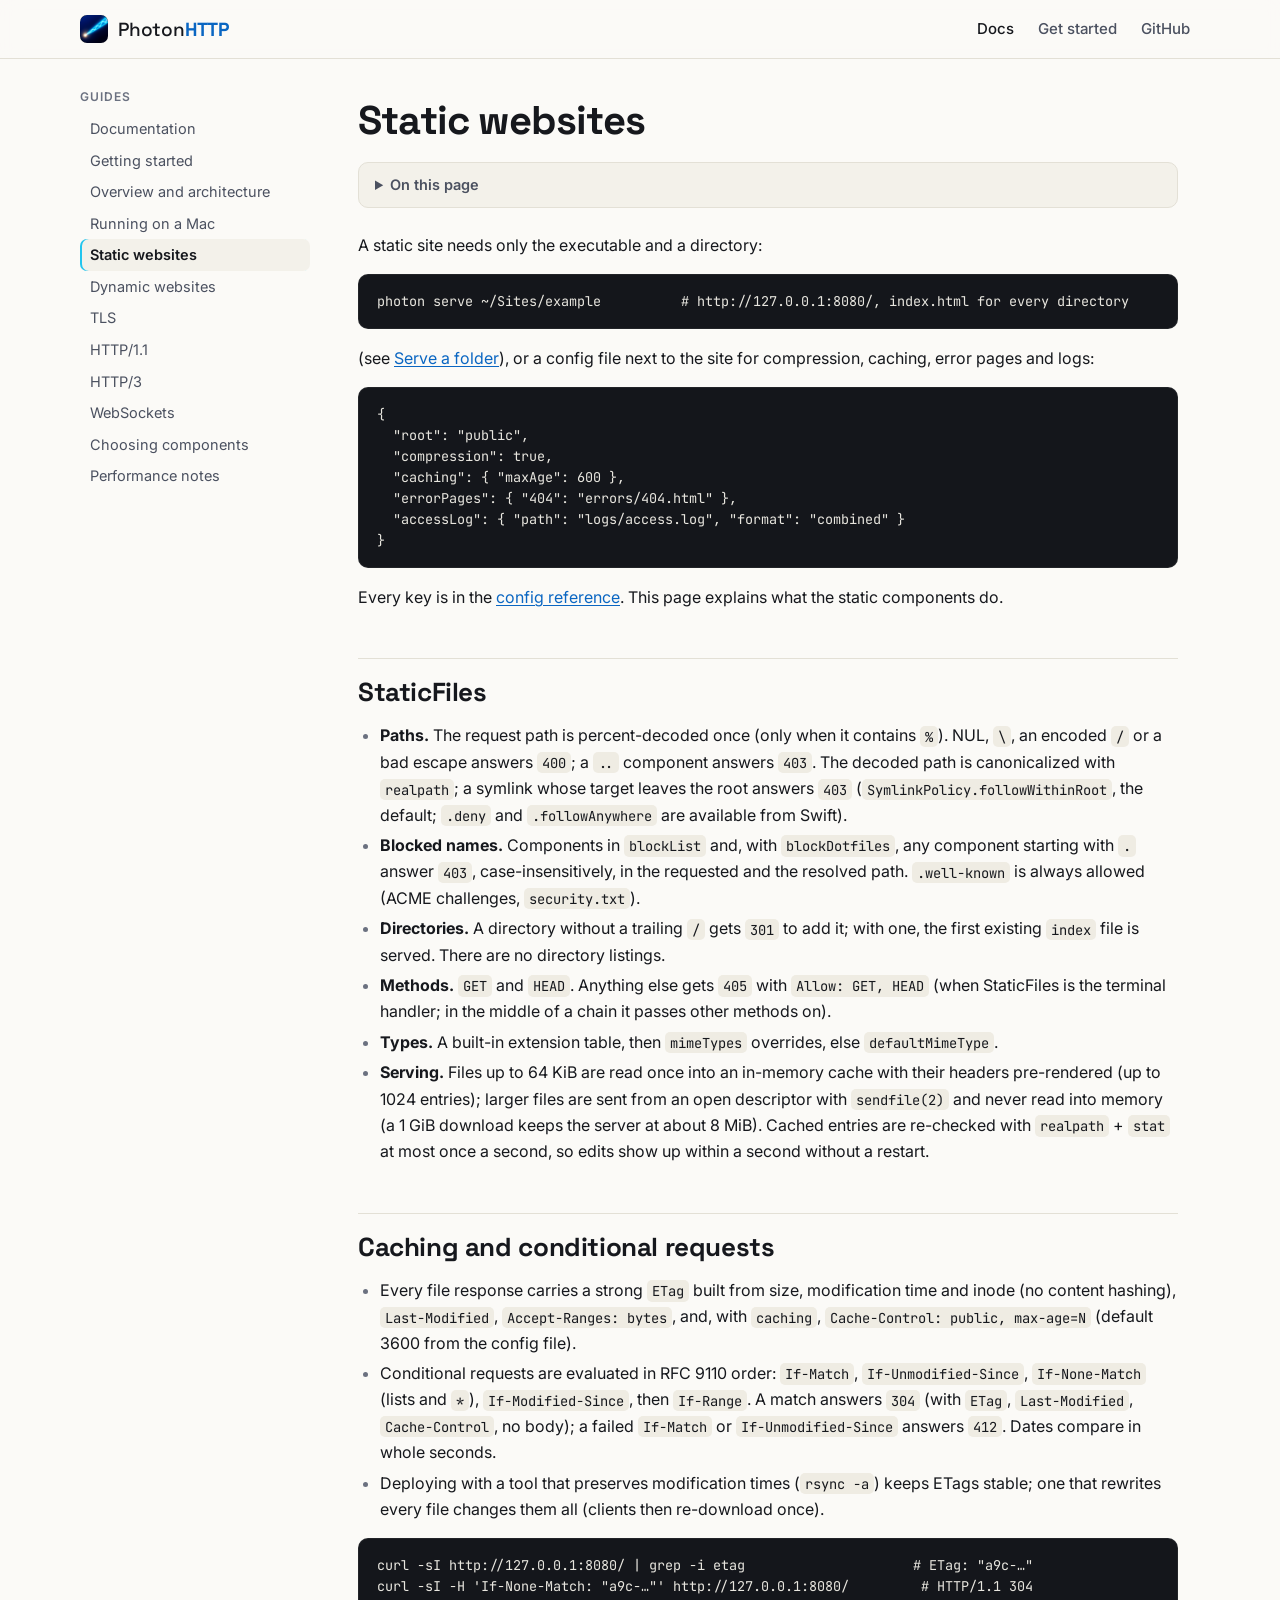
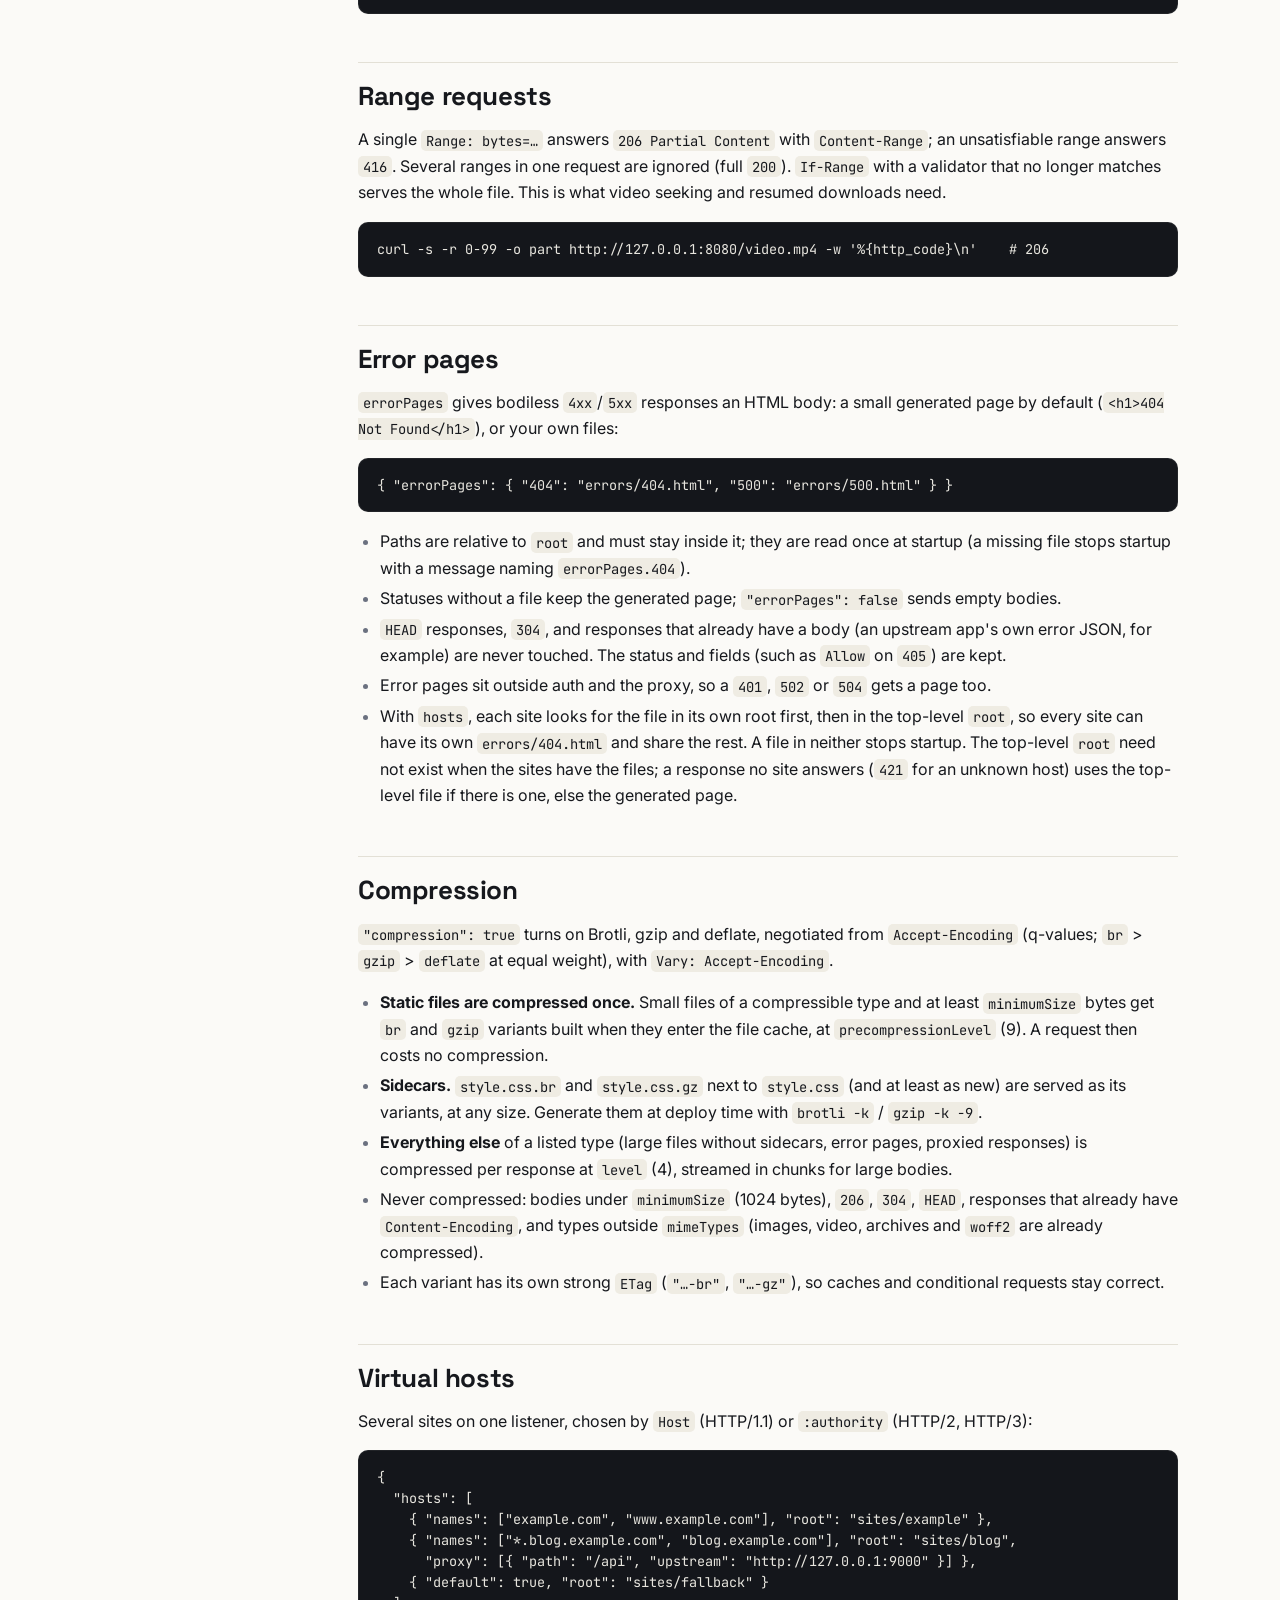
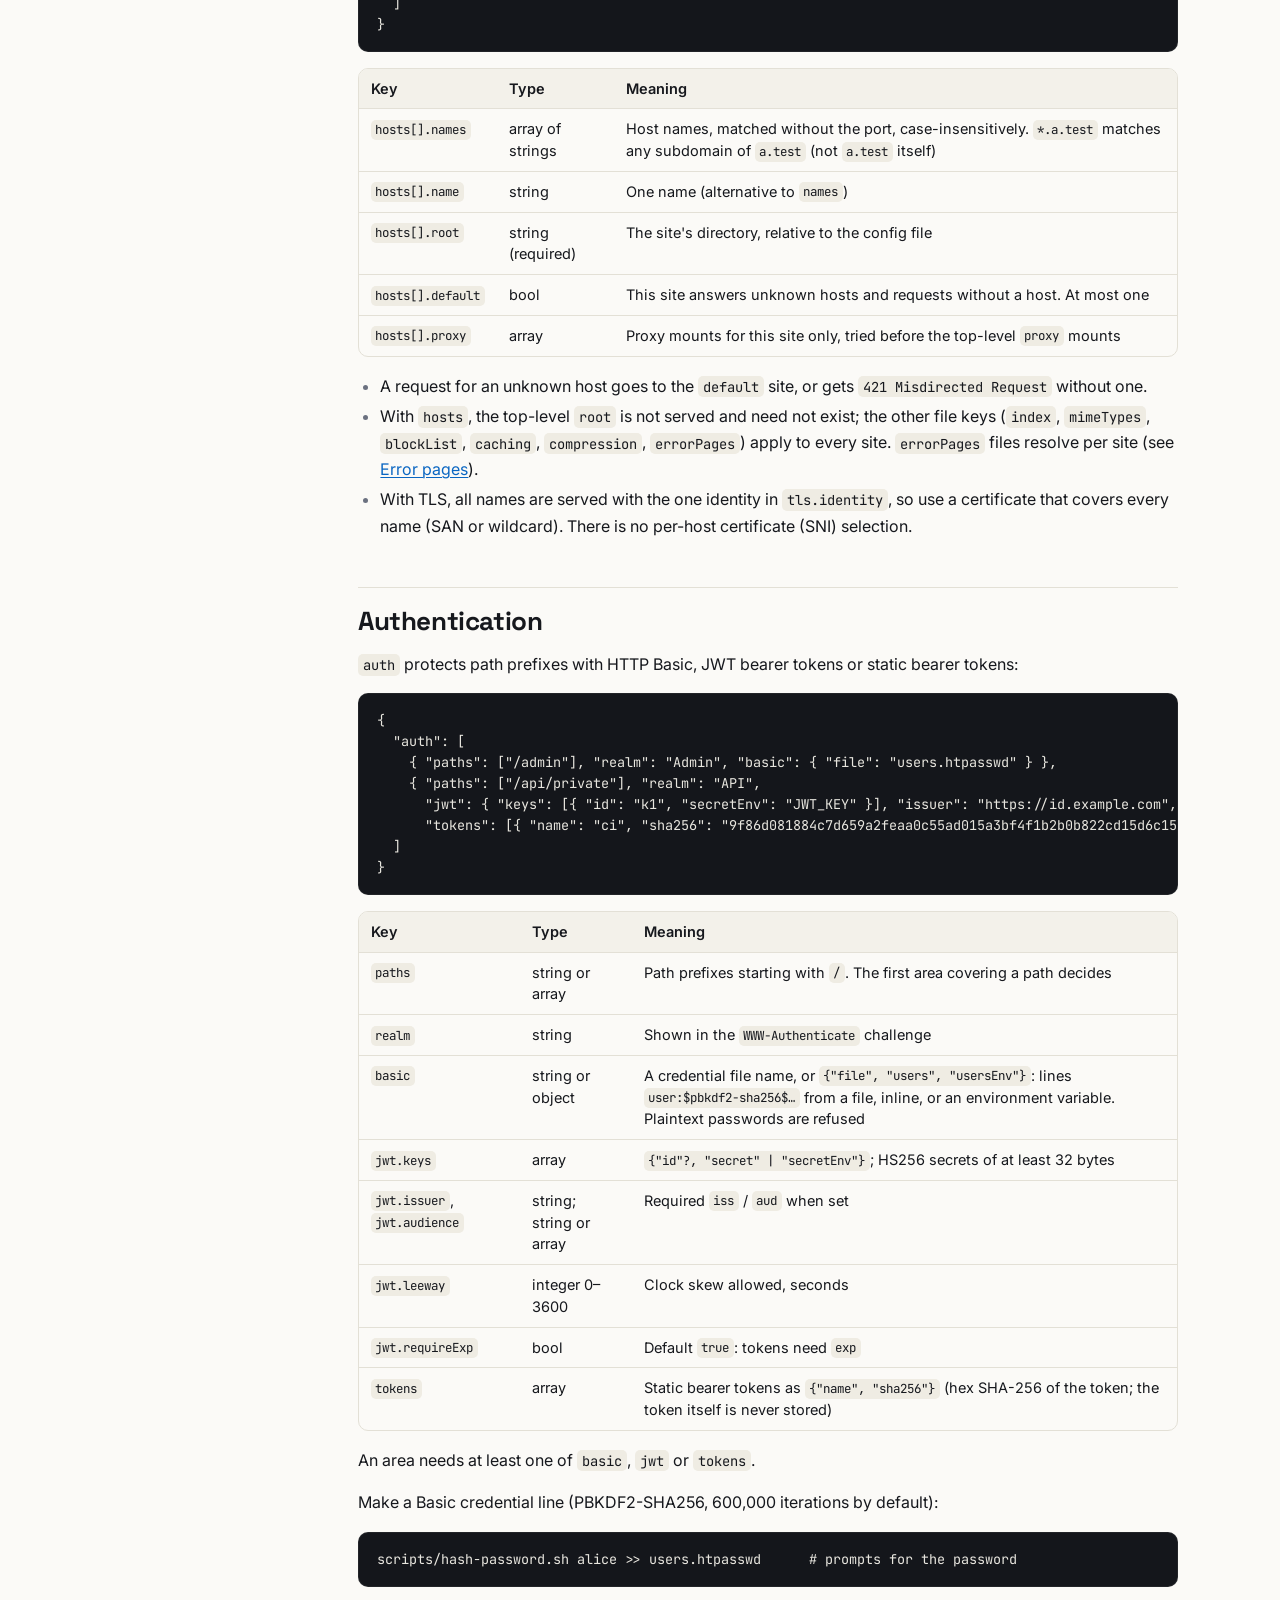
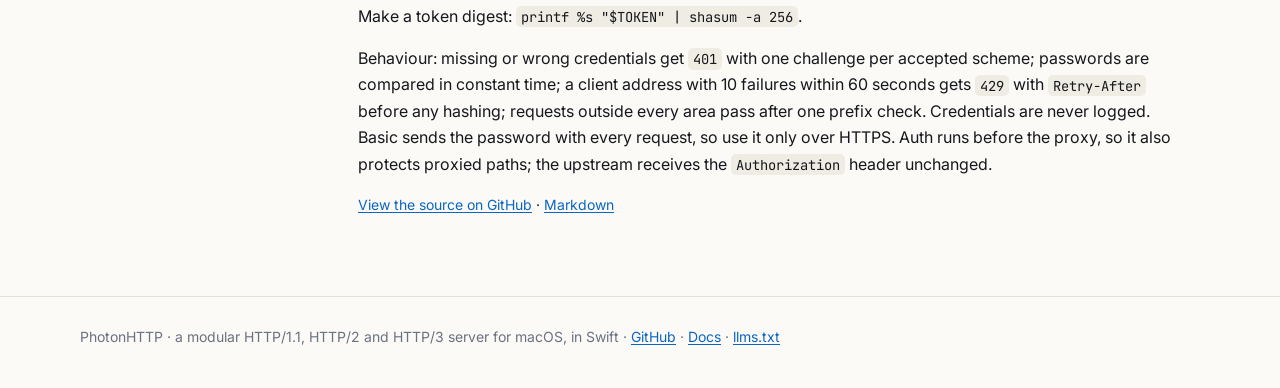
<file: Website/docs/static-sites.html>
<!doctype html>
<html lang="en">
<head>
<meta charset="utf-8">
<meta name="viewport" content="width=device-width, initial-scale=1">
<title>Static websites · PhotonHTTP</title>
<meta name="description" content="StaticFiles, caching and conditional requests, Range, error pages, compression, virtual hosts and authentication.">
<link rel="canonical" href="https://photon-http.sstools.co/docs/static-sites.html">
<link rel="alternate" type="text/markdown" href="static-sites.md" title="Markdown">
<meta property="og:type" content="article">
<meta property="og:site_name" content="PhotonHTTP">
<meta property="og:title" content="Static websites · PhotonHTTP">
<meta property="og:description" content="StaticFiles, caching and conditional requests, Range, error pages, compression, virtual hosts and authentication.">
<meta property="og:url" content="https://photon-http.sstools.co/docs/static-sites.html">
<meta property="og:image" content="https://photon-http.sstools.co/images/og.png">
<meta property="og:image:width" content="1200">
<meta property="og:image:height" content="630">
<meta property="og:image:alt" content="PhotonHTTP">
<meta name="twitter:card" content="summary_large_image">
<meta name="twitter:title" content="Static websites · PhotonHTTP">
<meta name="twitter:description" content="StaticFiles, caching and conditional requests, Range, error pages, compression, virtual hosts and authentication.">
<meta name="twitter:image" content="https://photon-http.sstools.co/images/og.png">
<link rel="icon" type="image/png" sizes="32x32" href="../images/favicon-32.png">
<link rel="apple-touch-icon" href="../images/apple-touch-icon.png">
<link rel="preconnect" href="https://fonts.googleapis.com">
<link rel="preconnect" href="https://fonts.gstatic.com" crossorigin>
<link rel="stylesheet" href="https://fonts.googleapis.com/css2?family=Inter:wght@400;500;600;700&amp;family=JetBrains+Mono:wght@400;500&amp;family=Space+Grotesk:wght@500;700&amp;display=swap">
<link rel="stylesheet" href="../assets/site.css">
<script src="../assets/site.js" defer></script>
</head>
<body class="docs">
<!-- Generated by scripts/build-website.sh from docs/guide/static-sites.md. Do not edit. -->
<header class="site-header">
  <div class="wrap header-inner">
    <a class="brand" href="../"><img src="../images/logo.png" alt="" width="28" height="28" onerror="this.remove()"><span>Photon<b>HTTP</b></span></a>
    <nav class="top-nav" aria-label="Site">
      <a href="index.html" aria-current="page">Docs</a>
      <a href="getting-started.html">Get started</a>
      <a href="https://github.com/brennanMKE/PhotonHTTP" rel="noopener">GitHub</a>
    </nav>
  </div>
</header>
<div class="wrap docs-layout">
  <aside class="docs-nav" aria-label="Documentation">
    <details open>
      <summary>Guides</summary>
      <ul>
<li><a href="index.html">Documentation</a></li>
<li><a href="getting-started.html">Getting started</a></li>
<li><a href="overview.html">Overview and architecture</a></li>
<li><a href="running-on-a-mac.html">Running on a Mac</a></li>
<li><a href="static-sites.html" aria-current="page">Static websites</a></li>
<li><a href="dynamic-sites.html">Dynamic websites</a></li>
<li><a href="tls.html">TLS</a></li>
<li><a href="http1.html">HTTP/1.1</a></li>
<li><a href="http3.html">HTTP/3</a></li>
<li><a href="websockets.html">WebSockets</a></li>
<li><a href="choosing-components.html">Choosing components</a></li>
<li><a href="performance.html">Performance notes</a></li>
      </ul>
    </details>
  </aside>
  <main class="prose" id="main">
<h1 id="static-websites">Static websites</h1>
<details class="toc"><summary>On this page</summary><ul>
<li><a href="#staticfiles">StaticFiles</a></li>
<li><a href="#caching-and-conditional-requests">Caching and conditional requests</a></li>
<li><a href="#range-requests">Range requests</a></li>
<li><a href="#error-pages">Error pages</a></li>
<li><a href="#compression">Compression</a></li>
<li><a href="#virtual-hosts">Virtual hosts</a></li>
<li><a href="#authentication">Authentication</a></li>
</ul></details>
<p>A static site needs only the executable and a directory:</p>
<pre><code class="language-bash">photon serve ~/Sites/example          # http://127.0.0.1:8080/, index.html for every directory</code></pre>
<p>(see <a href="running-on-a-mac.html#serve-a-folder">Serve a folder</a>), or a config file next to the site
for compression, caching, error pages and logs:</p>
<pre><code class="language-json">{
  "root": "public",
  "compression": true,
  "caching": { "maxAge": 600 },
  "errorPages": { "404": "errors/404.html" },
  "accessLog": { "path": "logs/access.log", "format": "combined" }
}</code></pre>
<p>Every key is in the <a href="running-on-a-mac.html#http-configjson-reference">config reference</a>. This
page explains what the static components do.</p>
<h2 id="staticfiles"><a class="anchor" href="#staticfiles" aria-hidden="true">#</a>StaticFiles</h2>
<ul>
<li><strong>Paths.</strong> The request path is percent-decoded once (only when it contains <code>%</code>). NUL, <code>\</code>,
an encoded <code>/</code> or a bad escape answers <code>400</code>; a <code>..</code> component answers <code>403</code>. The decoded
path is canonicalized with <code>realpath</code>; a symlink whose target leaves the root answers <code>403</code>
(<code>SymlinkPolicy.followWithinRoot</code>, the default; <code>.deny</code> and <code>.followAnywhere</code> are available
from Swift).</li>
<li><strong>Blocked names.</strong> Components in <code>blockList</code> and, with <code>blockDotfiles</code>, any component
starting with <code>.</code> answer <code>403</code>, case-insensitively, in the requested and the resolved path.
<code>.well-known</code> is always allowed (ACME challenges, <code>security.txt</code>).</li>
<li><strong>Directories.</strong> A directory without a trailing <code>/</code> gets <code>301</code> to add it; with one, the
first existing <code>index</code> file is served. There are no directory listings.</li>
<li><strong>Methods.</strong> <code>GET</code> and <code>HEAD</code>. Anything else gets <code>405</code> with <code>Allow: GET, HEAD</code> (when
StaticFiles is the terminal handler; in the middle of a chain it passes other methods on).</li>
<li><strong>Types.</strong> A built-in extension table, then <code>mimeTypes</code> overrides, else <code>defaultMimeType</code>.</li>
<li><strong>Serving.</strong> Files up to 64 KiB are read once into an in-memory cache with their headers
pre-rendered (up to 1024 entries); larger files are sent from an open descriptor with
<code>sendfile(2)</code> and never read into memory (a 1 GiB download keeps the server at about 8 MiB).
Cached entries are re-checked with <code>realpath</code> + <code>stat</code> at most once a second, so edits show
up within a second without a restart.</li>
</ul>
<h2 id="caching-and-conditional-requests"><a class="anchor" href="#caching-and-conditional-requests" aria-hidden="true">#</a>Caching and conditional requests</h2>
<ul>
<li>Every file response carries a strong <code>ETag</code> built from size, modification time and inode
(no content hashing), <code>Last-Modified</code>, <code>Accept-Ranges: bytes</code>, and, with <code>caching</code>,
<code>Cache-Control: public, max-age=N</code> (default 3600 from the config file).</li>
<li>Conditional requests are evaluated in RFC 9110 order: <code>If-Match</code>, <code>If-Unmodified-Since</code>,
<code>If-None-Match</code> (lists and <code>*</code>), <code>If-Modified-Since</code>, then <code>If-Range</code>. A match answers <code>304</code>
(with <code>ETag</code>, <code>Last-Modified</code>, <code>Cache-Control</code>, no body); a failed <code>If-Match</code> or
<code>If-Unmodified-Since</code> answers <code>412</code>. Dates compare in whole seconds.</li>
<li>Deploying with a tool that preserves modification times (<code>rsync -a</code>) keeps ETags stable;
one that rewrites every file changes them all (clients then re-download once).</li>
</ul>
<pre><code class="language-bash">curl -sI http://127.0.0.1:8080/ | grep -i etag                     # ETag: "a9c-…"
curl -sI -H 'If-None-Match: "a9c-…"' http://127.0.0.1:8080/         # HTTP/1.1 304</code></pre>
<h2 id="range-requests"><a class="anchor" href="#range-requests" aria-hidden="true">#</a>Range requests</h2>
<p>A single <code>Range: bytes=…</code> answers <code>206 Partial Content</code> with <code>Content-Range</code>; an
unsatisfiable range answers <code>416</code>. Several ranges in one request are ignored (full <code>200</code>).
<code>If-Range</code> with a validator that no longer matches serves the whole file. This is what video
seeking and resumed downloads need.</p>
<pre><code class="language-bash">curl -s -r 0-99 -o part http://127.0.0.1:8080/video.mp4 -w '%{http_code}\n'    # 206</code></pre>
<h2 id="error-pages"><a class="anchor" href="#error-pages" aria-hidden="true">#</a>Error pages</h2>
<p><code>errorPages</code> gives bodiless <code>4xx</code>/<code>5xx</code> responses an HTML body: a small generated page by
default (<code>&lt;h1&gt;404 Not Found&lt;/h1&gt;</code>), or your own files:</p>
<pre><code class="language-json">{ "errorPages": { "404": "errors/404.html", "500": "errors/500.html" } }</code></pre>
<ul>
<li>Paths are relative to <code>root</code> and must stay inside it; they are read once at startup (a
missing file stops startup with a message naming <code>errorPages.404</code>).</li>
<li>Statuses without a file keep the generated page; <code>"errorPages": false</code> sends empty bodies.</li>
<li><code>HEAD</code> responses, <code>304</code>, and responses that already have a body (an upstream app's own
error JSON, for example) are never touched. The status and fields (such as <code>Allow</code> on <code>405</code>)
are kept.</li>
<li>Error pages sit outside auth and the proxy, so a <code>401</code>, <code>502</code> or <code>504</code> gets a page too.</li>
<li>With <code>hosts</code>, each site looks for the file in its own root first, then in the top-level
<code>root</code>, so every site can have its own <code>errors/404.html</code> and share the rest. A file in
neither stops startup. The top-level <code>root</code> need not exist when the sites have the files;
a response no site answers (<code>421</code> for an unknown host) uses the top-level file if there is
one, else the generated page.</li>
</ul>
<h2 id="compression"><a class="anchor" href="#compression" aria-hidden="true">#</a>Compression</h2>
<p><code>"compression": true</code> turns on Brotli, gzip and deflate, negotiated from <code>Accept-Encoding</code>
(q-values; <code>br</code> &gt; <code>gzip</code> &gt; <code>deflate</code> at equal weight), with <code>Vary: Accept-Encoding</code>.</p>
<ul>
<li><strong>Static files are compressed once.</strong> Small files of a compressible type and at least
<code>minimumSize</code> bytes get <code>br</code> and <code>gzip</code> variants built when they enter the file cache, at
<code>precompressionLevel</code> (9). A request then costs no compression.</li>
<li><strong>Sidecars.</strong> <code>style.css.br</code> and <code>style.css.gz</code> next to <code>style.css</code> (and at least as new)
are served as its variants, at any size. Generate them at deploy time with
<code>brotli -k</code> / <code>gzip -k -9</code>.</li>
<li><strong>Everything else</strong> of a listed type (large files without sidecars, error pages, proxied
responses) is compressed per response at <code>level</code> (4), streamed in chunks for large bodies.</li>
<li>Never compressed: bodies under <code>minimumSize</code> (1024 bytes), <code>206</code>, <code>304</code>, <code>HEAD</code>, responses
that already have <code>Content-Encoding</code>, and types outside <code>mimeTypes</code> (images, video, archives
and <code>woff2</code> are already compressed).</li>
<li>Each variant has its own strong <code>ETag</code> (<code>"…-br"</code>, <code>"…-gz"</code>), so caches and conditional
requests stay correct.</li>
</ul>
<h2 id="virtual-hosts"><a class="anchor" href="#virtual-hosts" aria-hidden="true">#</a>Virtual hosts</h2>
<p>Several sites on one listener, chosen by <code>Host</code> (HTTP/1.1) or <code>:authority</code> (HTTP/2, HTTP/3):</p>
<pre><code class="language-json">{
  "hosts": [
    { "names": ["example.com", "www.example.com"], "root": "sites/example" },
    { "names": ["*.blog.example.com", "blog.example.com"], "root": "sites/blog",
      "proxy": [{ "path": "/api", "upstream": "http://127.0.0.1:9000" }] },
    { "default": true, "root": "sites/fallback" }
  ]
}</code></pre>
<div class="table-wrap"><table><thead><tr><th>Key</th><th>Type</th><th>Meaning</th></tr></thead><tbody><tr><td><code>hosts[].names</code></td><td>array of strings</td><td>Host names, matched without the port, case-insensitively. <code>*.a.test</code> matches any subdomain of <code>a.test</code> (not <code>a.test</code> itself)</td></tr><tr><td><code>hosts[].name</code></td><td>string</td><td>One name (alternative to <code>names</code>)</td></tr><tr><td><code>hosts[].root</code></td><td>string (required)</td><td>The site's directory, relative to the config file</td></tr><tr><td><code>hosts[].default</code></td><td>bool</td><td>This site answers unknown hosts and requests without a host. At most one</td></tr><tr><td><code>hosts[].proxy</code></td><td>array</td><td>Proxy mounts for this site only, tried before the top-level <code>proxy</code> mounts</td></tr></tbody></table></div>
<ul>
<li>A request for an unknown host goes to the <code>default</code> site, or gets <code>421 Misdirected Request</code>
without one.</li>
<li>With <code>hosts</code>, the top-level <code>root</code> is not served and need not exist; the other file keys
(<code>index</code>, <code>mimeTypes</code>, <code>blockList</code>, <code>caching</code>, <code>compression</code>, <code>errorPages</code>) apply to every
site. <code>errorPages</code> files resolve per site (see <a href="#error-pages">Error pages</a>).</li>
<li>With TLS, all names are served with the one identity in <code>tls.identity</code>, so use a certificate
that covers every name (SAN or wildcard). There is no per-host certificate (SNI) selection.</li>
</ul>
<h2 id="authentication"><a class="anchor" href="#authentication" aria-hidden="true">#</a>Authentication</h2>
<p><code>auth</code> protects path prefixes with HTTP Basic, JWT bearer tokens or static bearer tokens:</p>
<pre><code class="language-json">{
  "auth": [
    { "paths": ["/admin"], "realm": "Admin", "basic": { "file": "users.htpasswd" } },
    { "paths": ["/api/private"], "realm": "API",
      "jwt": { "keys": [{ "id": "k1", "secretEnv": "JWT_KEY" }], "issuer": "https://id.example.com", "audience": "api" },
      "tokens": [{ "name": "ci", "sha256": "9f86d081884c7d659a2feaa0c55ad015a3bf4f1b2b0b822cd15d6c15b0f00a08" }] }
  ]
}</code></pre>
<div class="table-wrap"><table><thead><tr><th>Key</th><th>Type</th><th>Meaning</th></tr></thead><tbody><tr><td><code>paths</code></td><td>string or array</td><td>Path prefixes starting with <code>/</code>. The first area covering a path decides</td></tr><tr><td><code>realm</code></td><td>string</td><td>Shown in the <code>WWW-Authenticate</code> challenge</td></tr><tr><td><code>basic</code></td><td>string or object</td><td>A credential file name, or <code>{"file", "users", "usersEnv"}</code>: lines <code>user:$pbkdf2-sha256$…</code> from a file, inline, or an environment variable. Plaintext passwords are refused</td></tr><tr><td><code>jwt.keys</code></td><td>array</td><td><code>{"id"?, "secret" | "secretEnv"}</code>; HS256 secrets of at least 32 bytes</td></tr><tr><td><code>jwt.issuer</code>, <code>jwt.audience</code></td><td>string; string or array</td><td>Required <code>iss</code> / <code>aud</code> when set</td></tr><tr><td><code>jwt.leeway</code></td><td>integer 0–3600</td><td>Clock skew allowed, seconds</td></tr><tr><td><code>jwt.requireExp</code></td><td>bool</td><td>Default <code>true</code>: tokens need <code>exp</code></td></tr><tr><td><code>tokens</code></td><td>array</td><td>Static bearer tokens as <code>{"name", "sha256"}</code> (hex SHA-256 of the token; the token itself is never stored)</td></tr></tbody></table></div>
<p>An area needs at least one of <code>basic</code>, <code>jwt</code> or <code>tokens</code>.</p>
<p>Make a Basic credential line (PBKDF2-SHA256, 600,000 iterations by default):</p>
<pre><code class="language-bash">scripts/hash-password.sh alice &gt;&gt; users.htpasswd      # prompts for the password</code></pre>
<p>Make a token digest: <code>printf %s "$TOKEN" | shasum -a 256</code>.</p>
<p>Behaviour: missing or wrong credentials get <code>401</code> with one challenge per accepted scheme;
passwords are compared in constant time; a client address with 10 failures within 60 seconds
gets <code>429</code> with <code>Retry-After</code> before any hashing; requests outside every area pass after one
prefix check. Credentials are never logged. Basic sends the password with every request, so
use it only over HTTPS. Auth runs before the proxy, so it also protects proxied paths; the
upstream receives the <code>Authorization</code> header unchanged.</p>
    <p class="edit-link"><a href="https://github.com/brennanMKE/PhotonHTTP/blob/main/docs/guide/static-sites.md" rel="noopener">View the source on GitHub</a> · <a href="static-sites.md">Markdown</a></p>
  </main>
</div>
<footer class="site-footer">
  <div class="wrap">
    <p>PhotonHTTP · a modular HTTP/1.1, HTTP/2 and HTTP/3 server for macOS, in Swift ·
    <a href="https://github.com/brennanMKE/PhotonHTTP" rel="noopener">GitHub</a> · <a href="index.html">Docs</a> ·
    <a href="../llms.txt">llms.txt</a></p>
  </div>
</footer>
</body>
</html>
</file>
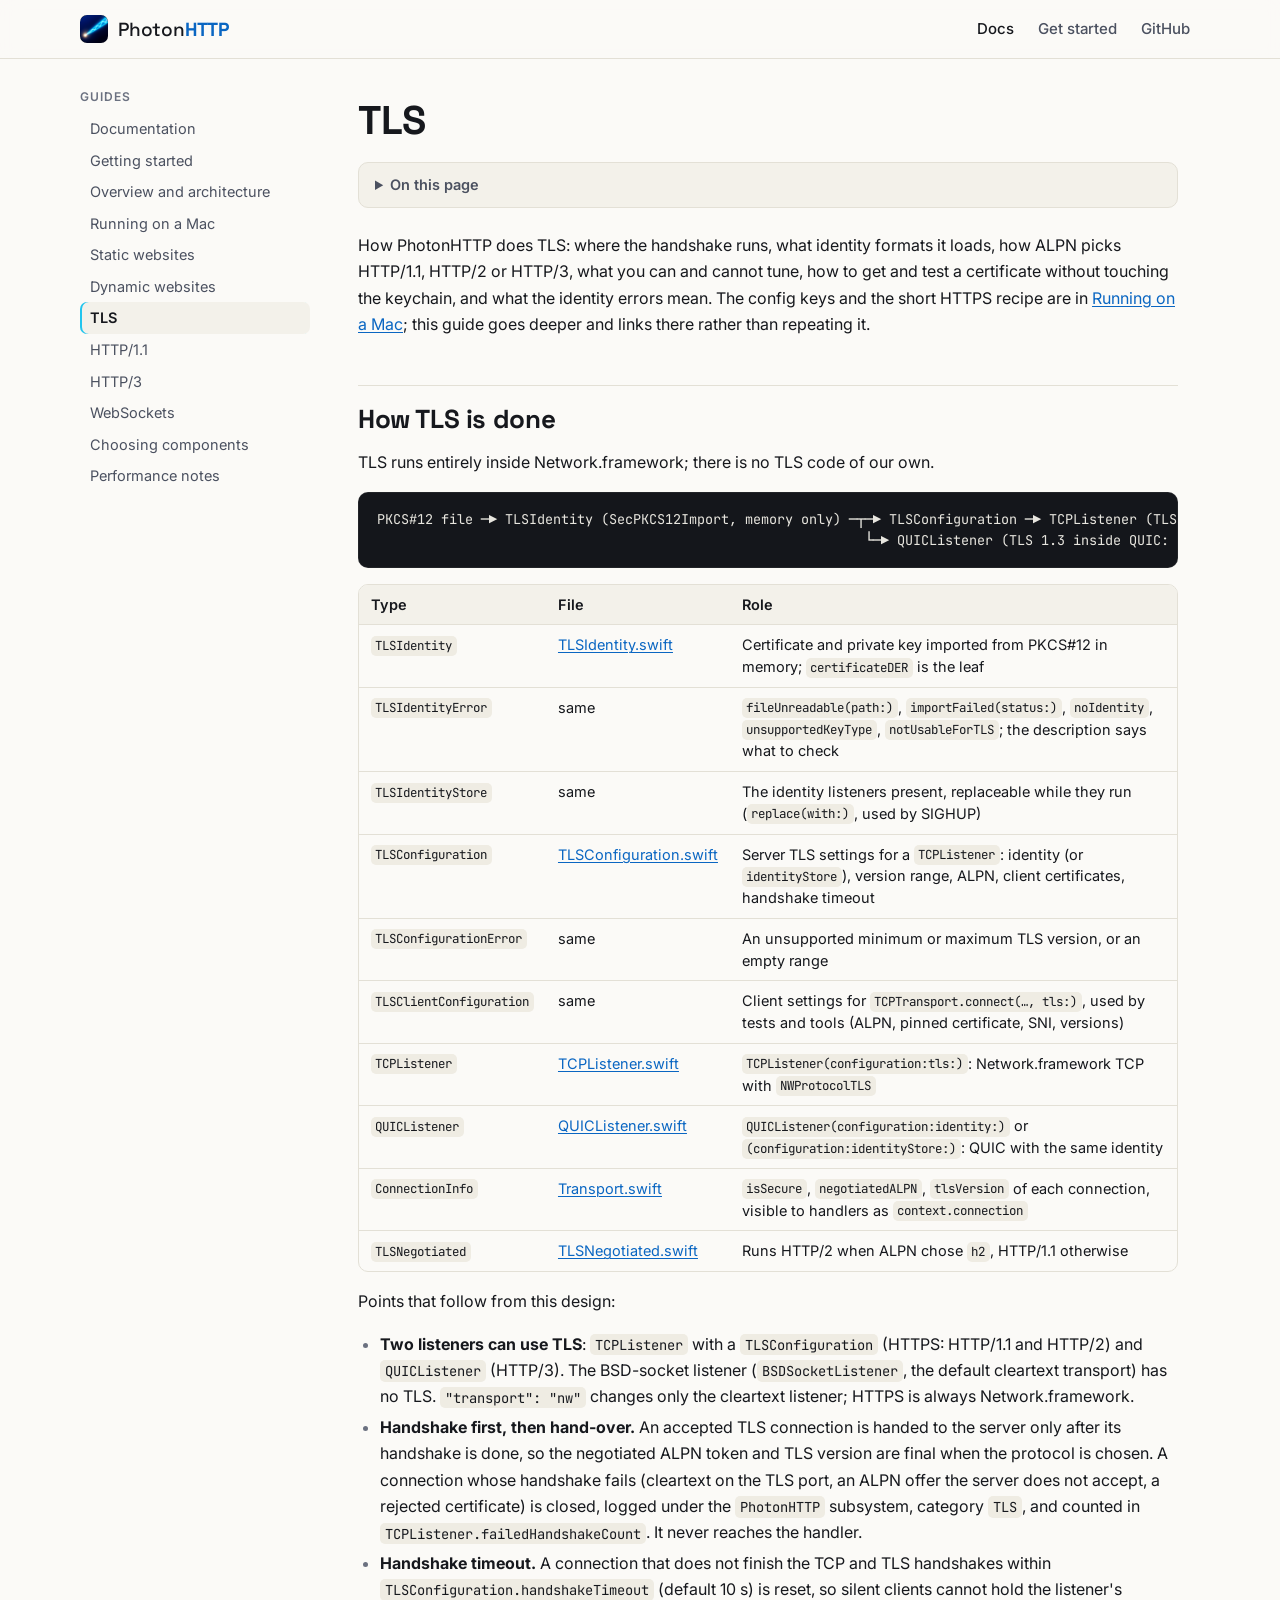
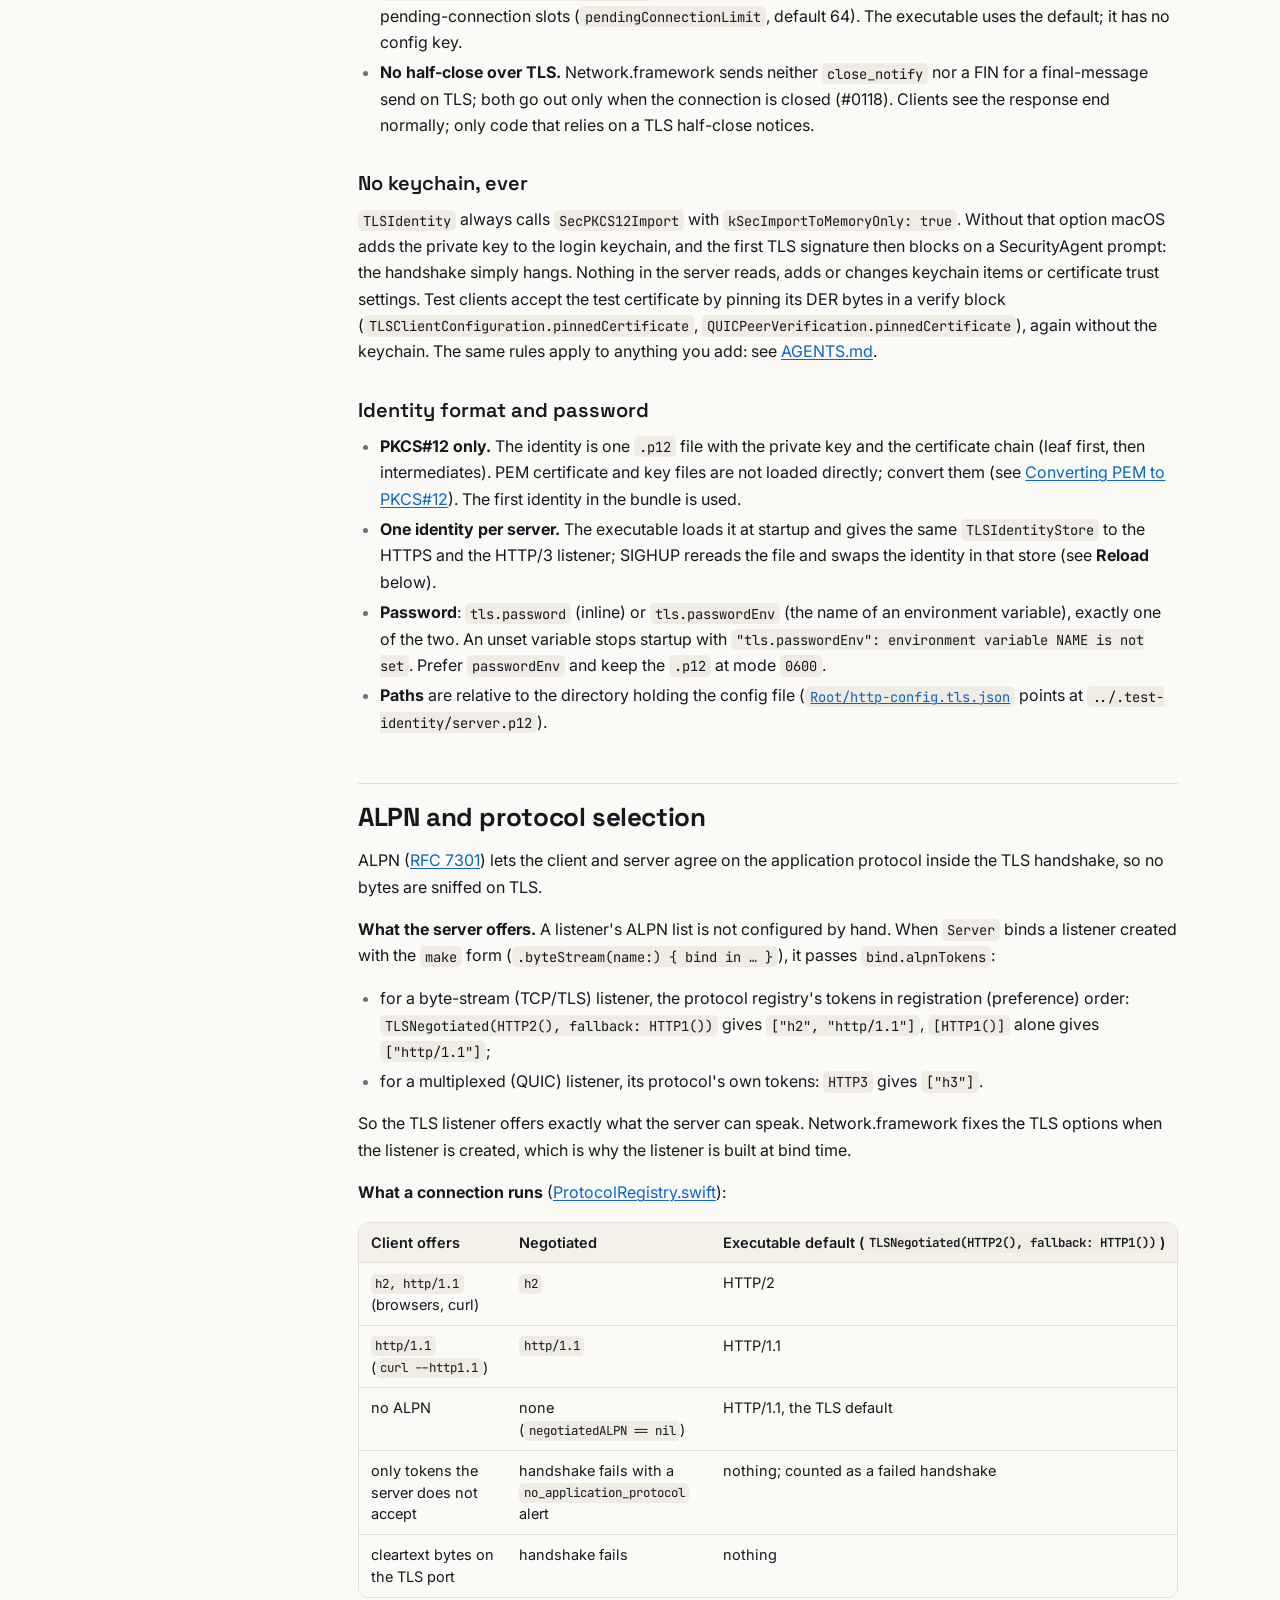
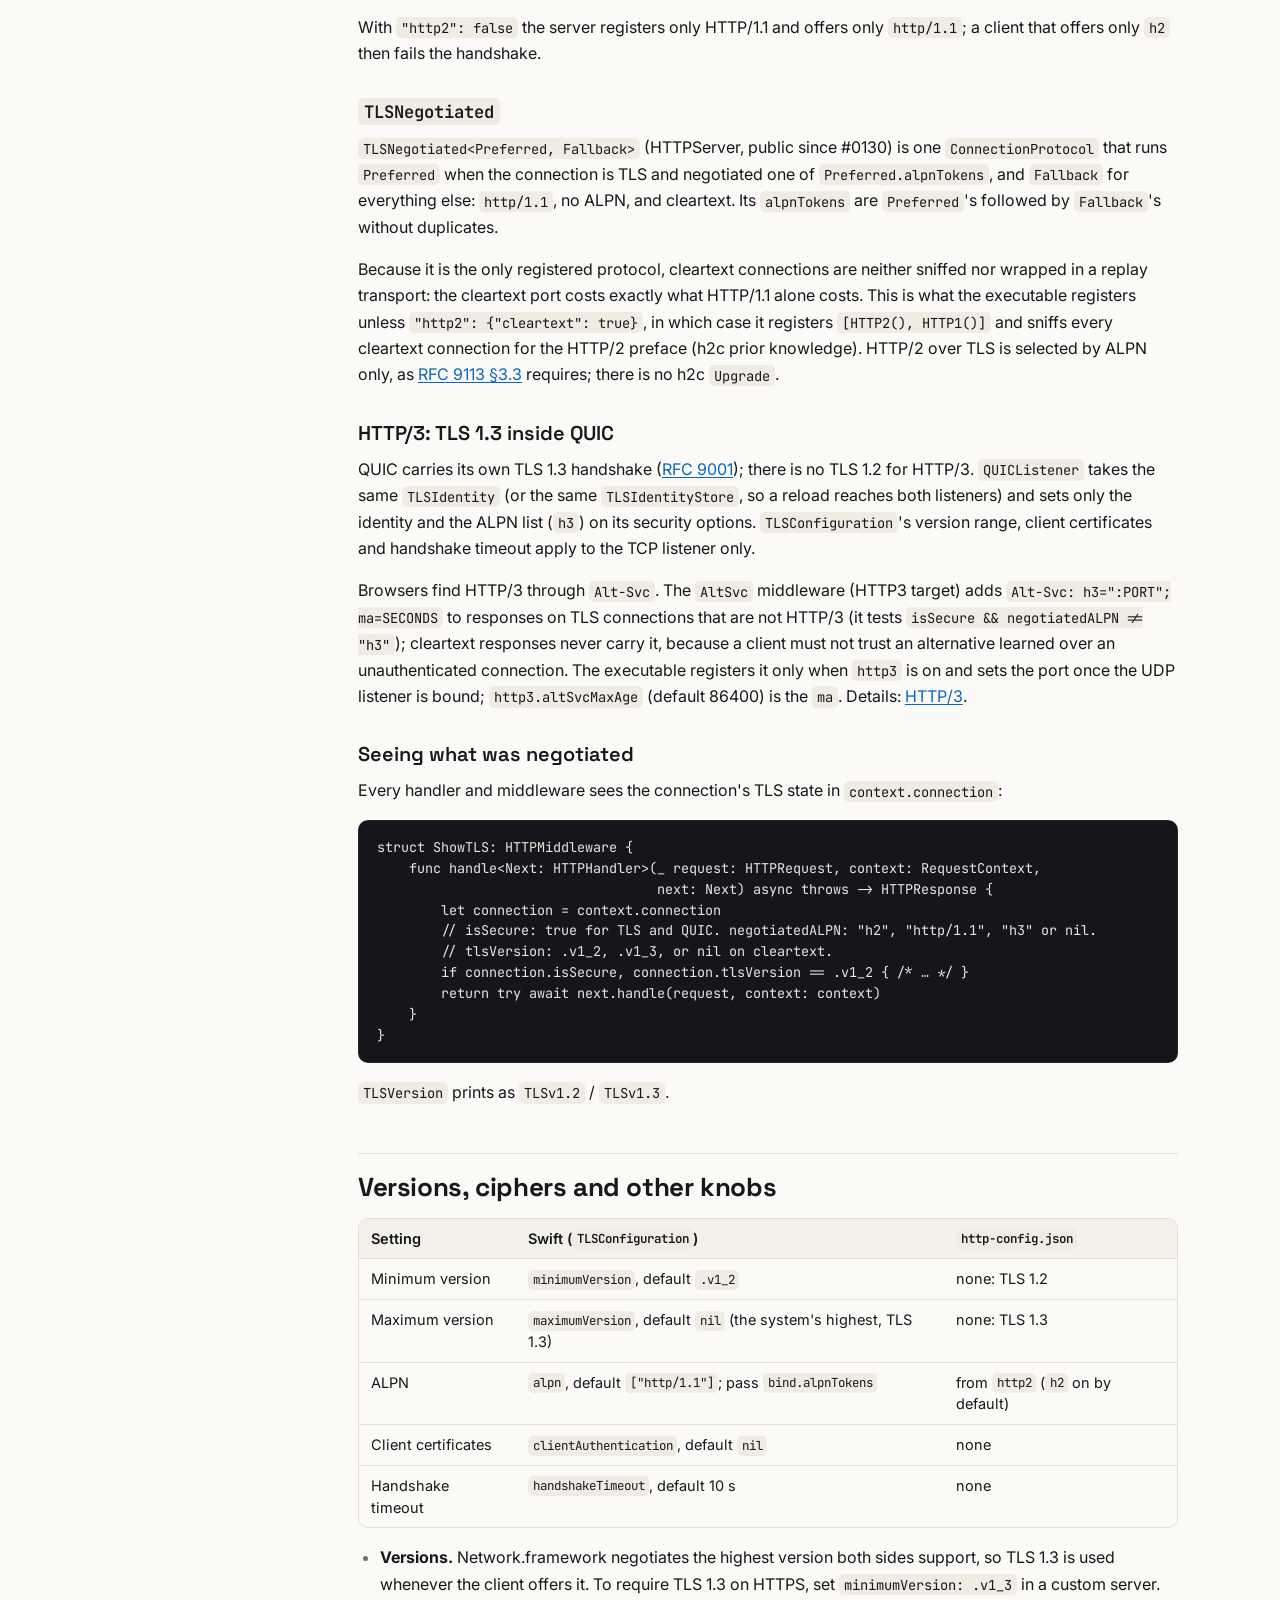
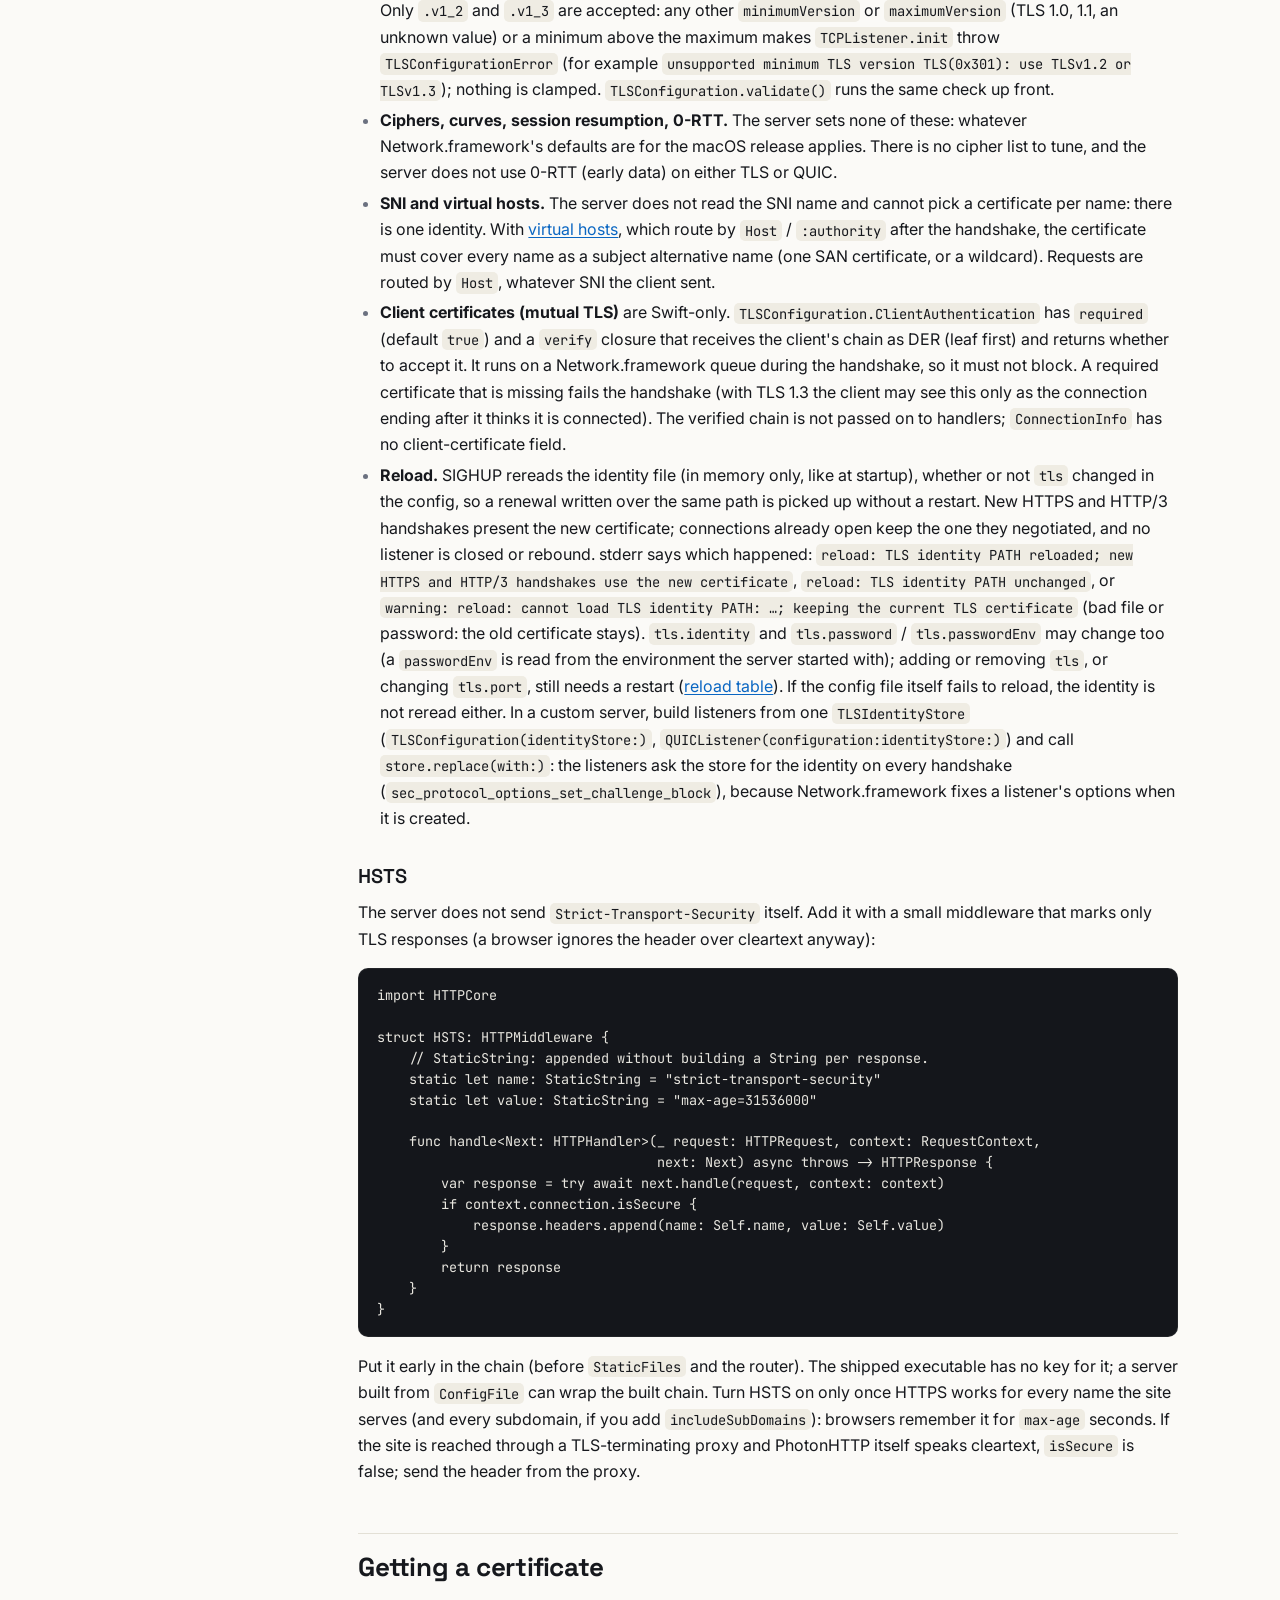
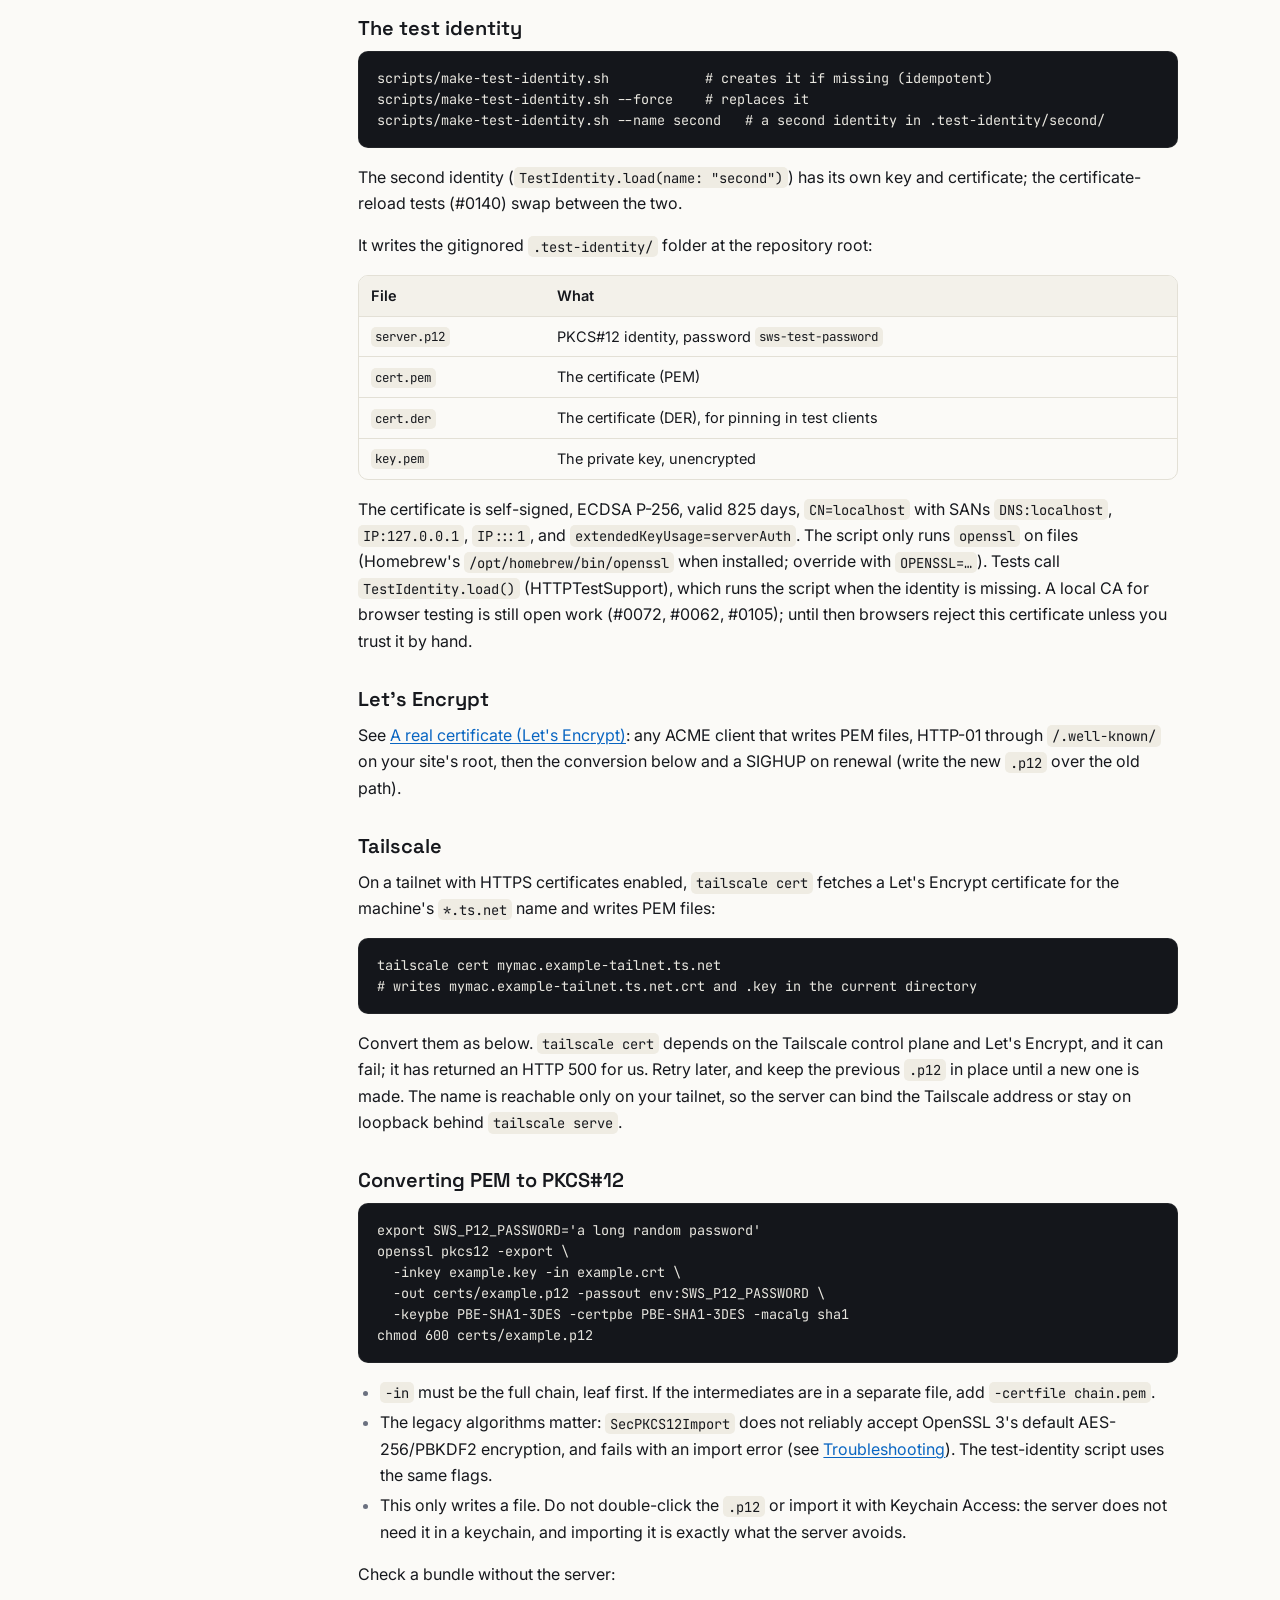
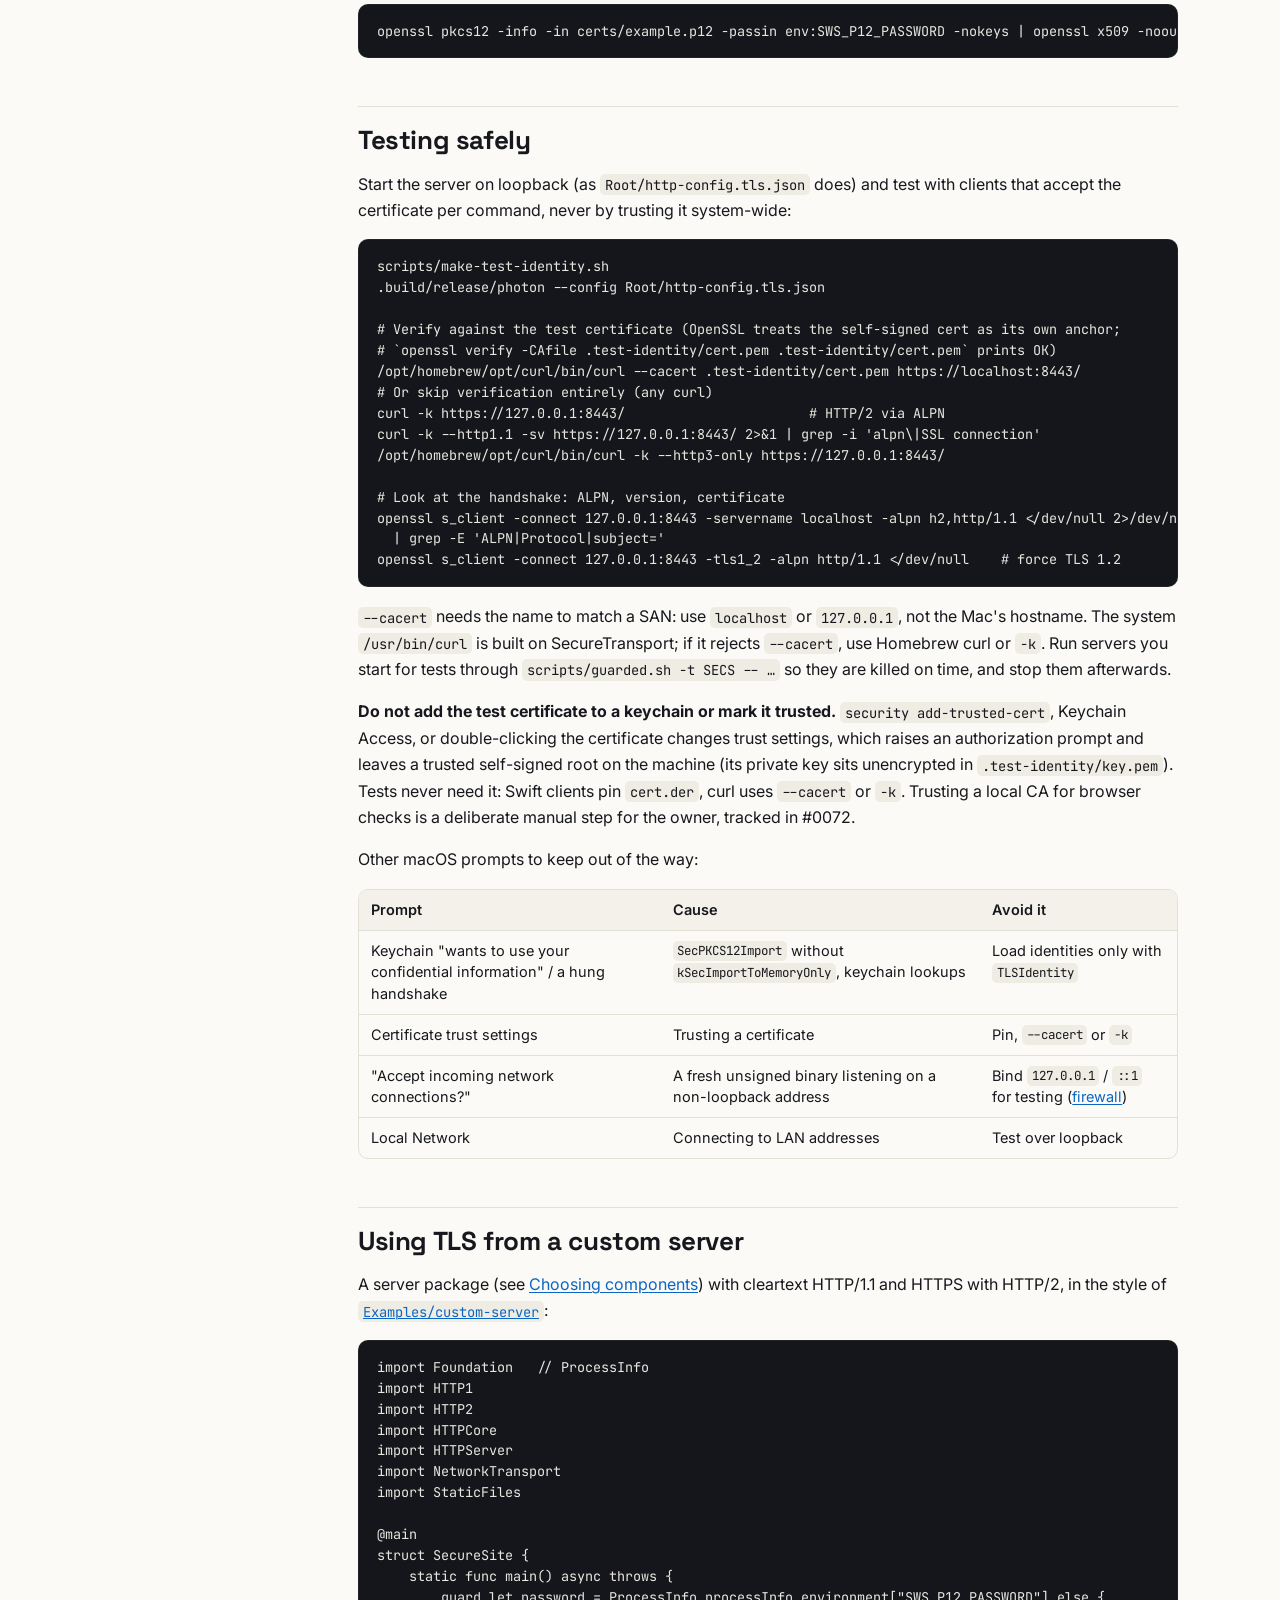
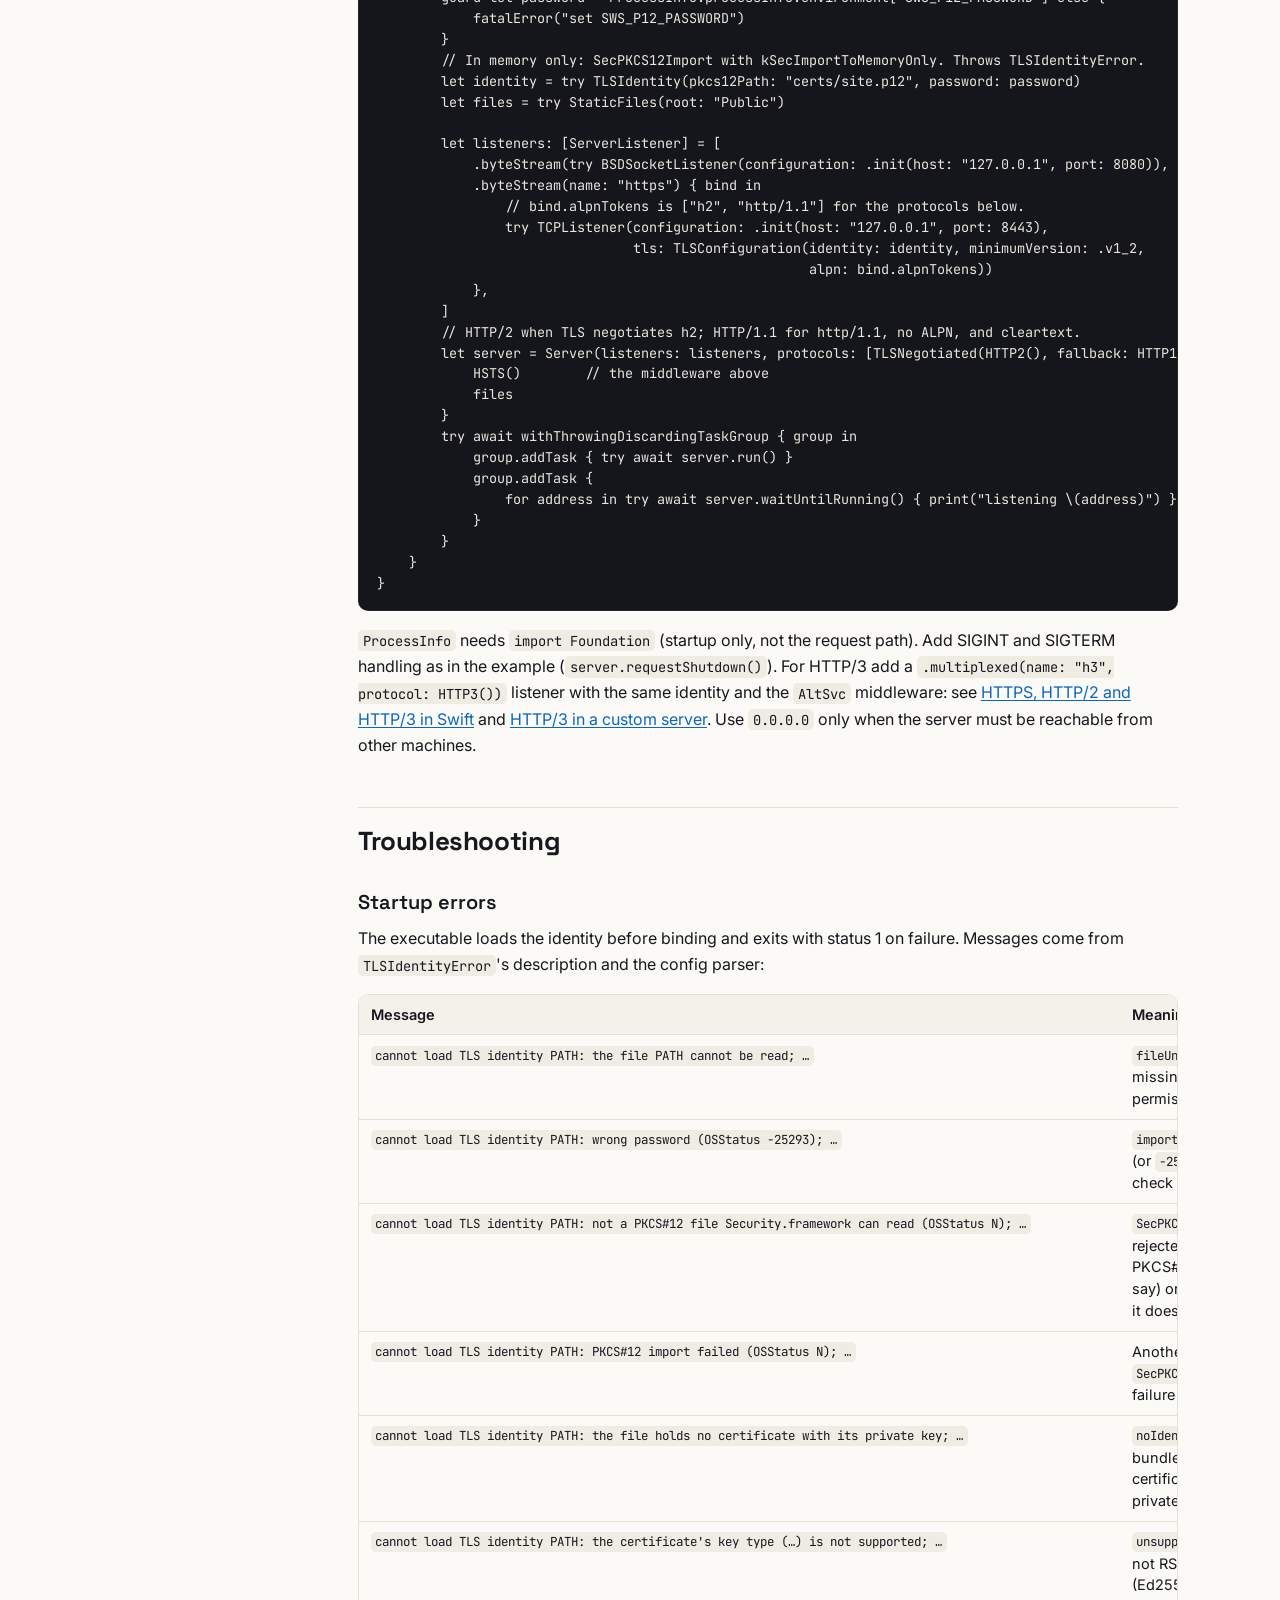
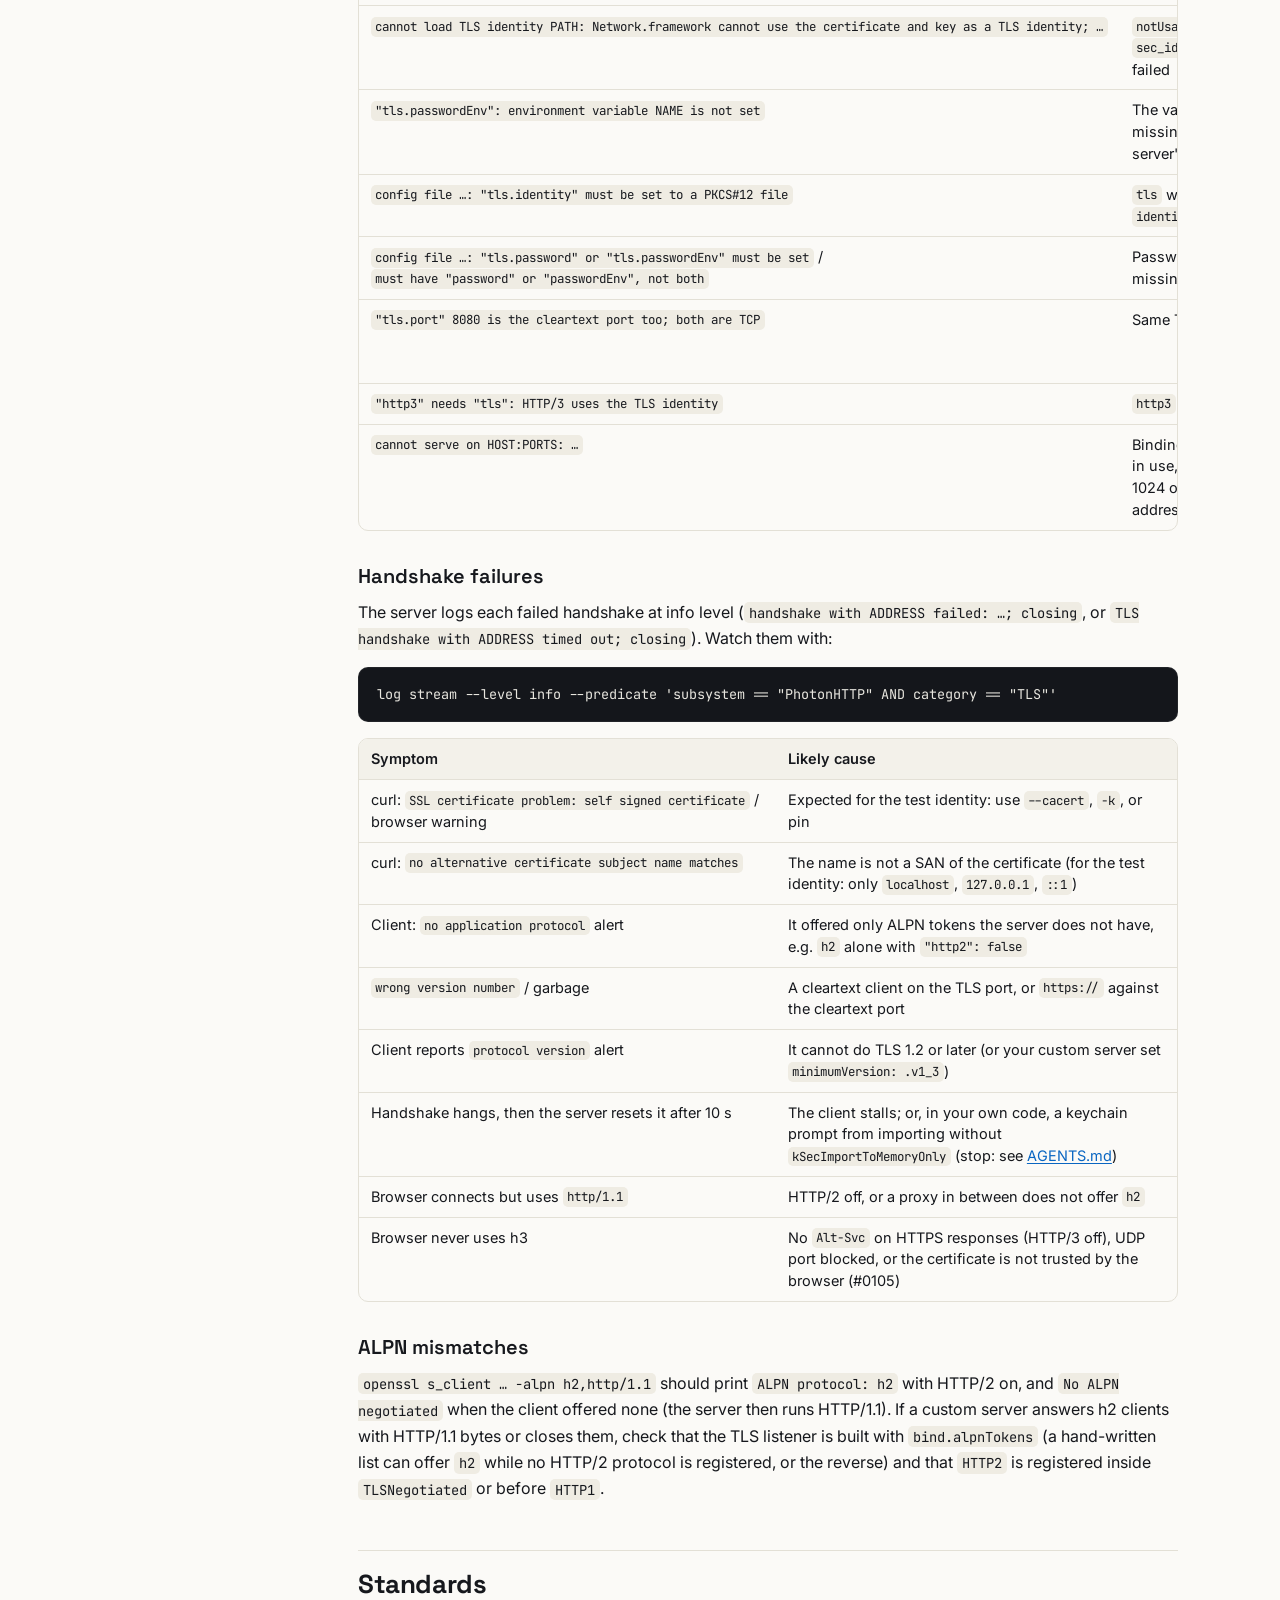
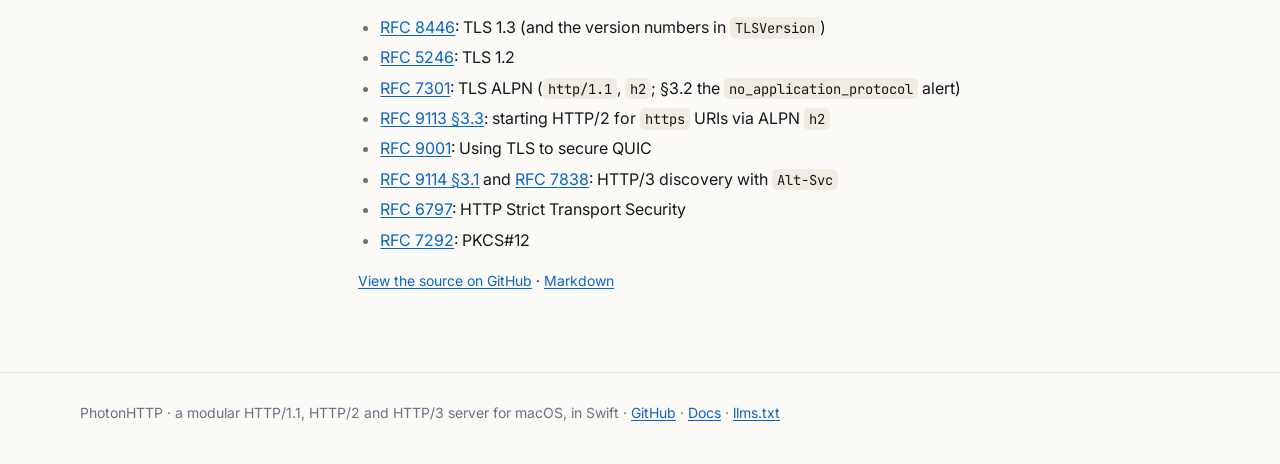
<file: Website/docs/tls.html>
<!doctype html>
<html lang="en">
<head>
<meta charset="utf-8">
<meta name="viewport" content="width=device-width, initial-scale=1">
<title>TLS · PhotonHTTP</title>
<meta name="description" content="PKCS#12 identities loaded in memory (never the keychain), ALPN and protocol selection, versions and options, getting certificates, testing safely.">
<link rel="canonical" href="https://photon-http.sstools.co/docs/tls.html">
<link rel="alternate" type="text/markdown" href="tls.md" title="Markdown">
<meta property="og:type" content="article">
<meta property="og:site_name" content="PhotonHTTP">
<meta property="og:title" content="TLS · PhotonHTTP">
<meta property="og:description" content="PKCS#12 identities loaded in memory (never the keychain), ALPN and protocol selection, versions and options, getting certificates, testing safely.">
<meta property="og:url" content="https://photon-http.sstools.co/docs/tls.html">
<meta property="og:image" content="https://photon-http.sstools.co/images/og.png">
<meta property="og:image:width" content="1200">
<meta property="og:image:height" content="630">
<meta property="og:image:alt" content="PhotonHTTP">
<meta name="twitter:card" content="summary_large_image">
<meta name="twitter:title" content="TLS · PhotonHTTP">
<meta name="twitter:description" content="PKCS#12 identities loaded in memory (never the keychain), ALPN and protocol selection, versions and options, getting certificates, testing safely.">
<meta name="twitter:image" content="https://photon-http.sstools.co/images/og.png">
<link rel="icon" type="image/png" sizes="32x32" href="../images/favicon-32.png">
<link rel="apple-touch-icon" href="../images/apple-touch-icon.png">
<link rel="preconnect" href="https://fonts.googleapis.com">
<link rel="preconnect" href="https://fonts.gstatic.com" crossorigin>
<link rel="stylesheet" href="https://fonts.googleapis.com/css2?family=Inter:wght@400;500;600;700&amp;family=JetBrains+Mono:wght@400;500&amp;family=Space+Grotesk:wght@500;700&amp;display=swap">
<link rel="stylesheet" href="../assets/site.css">
<script src="../assets/site.js" defer></script>
</head>
<body class="docs">
<!-- Generated by scripts/build-website.sh from docs/guide/tls.md. Do not edit. -->
<header class="site-header">
  <div class="wrap header-inner">
    <a class="brand" href="../"><img src="../images/logo.png" alt="" width="28" height="28" onerror="this.remove()"><span>Photon<b>HTTP</b></span></a>
    <nav class="top-nav" aria-label="Site">
      <a href="index.html" aria-current="page">Docs</a>
      <a href="getting-started.html">Get started</a>
      <a href="https://github.com/brennanMKE/PhotonHTTP" rel="noopener">GitHub</a>
    </nav>
  </div>
</header>
<div class="wrap docs-layout">
  <aside class="docs-nav" aria-label="Documentation">
    <details open>
      <summary>Guides</summary>
      <ul>
<li><a href="index.html">Documentation</a></li>
<li><a href="getting-started.html">Getting started</a></li>
<li><a href="overview.html">Overview and architecture</a></li>
<li><a href="running-on-a-mac.html">Running on a Mac</a></li>
<li><a href="static-sites.html">Static websites</a></li>
<li><a href="dynamic-sites.html">Dynamic websites</a></li>
<li><a href="tls.html" aria-current="page">TLS</a></li>
<li><a href="http1.html">HTTP/1.1</a></li>
<li><a href="http3.html">HTTP/3</a></li>
<li><a href="websockets.html">WebSockets</a></li>
<li><a href="choosing-components.html">Choosing components</a></li>
<li><a href="performance.html">Performance notes</a></li>
      </ul>
    </details>
  </aside>
  <main class="prose" id="main">
<h1 id="tls">TLS</h1>
<details class="toc"><summary>On this page</summary><ul>
<li><a href="#how-tls-is-done">How TLS is done</a></li>
<li><a href="#alpn-and-protocol-selection">ALPN and protocol selection</a></li>
<li><a href="#versions-ciphers-and-other-knobs">Versions, ciphers and other knobs</a></li>
<li><a href="#getting-a-certificate">Getting a certificate</a></li>
<li><a href="#testing-safely">Testing safely</a></li>
<li><a href="#using-tls-from-a-custom-server">Using TLS from a custom server</a></li>
<li><a href="#troubleshooting">Troubleshooting</a></li>
<li><a href="#standards">Standards</a></li>
</ul></details>
<p>How PhotonHTTP does TLS: where the handshake runs, what identity formats it loads, how
ALPN picks HTTP/1.1, HTTP/2 or HTTP/3, what you can and cannot tune, how to get and test a
certificate without touching the keychain, and what the identity errors mean. The config keys
and the short HTTPS recipe are in <a href="running-on-a-mac.html#https-with-a-pkcs12-identity">Running on a Mac</a>;
this guide goes deeper and links there rather than repeating it.</p>
<h2 id="how-tls-is-done"><a class="anchor" href="#how-tls-is-done" aria-hidden="true">#</a>How TLS is done</h2>
<p>TLS runs entirely inside Network.framework; there is no TLS code of our own.</p>
<pre><code>PKCS#12 file ─▶ TLSIdentity (SecPKCS12Import, memory only) ─┬─▶ TLSConfiguration ─▶ TCPListener (TLS over TCP: h2, http/1.1)
                                                             └─▶ QUICListener (TLS 1.3 inside QUIC: h3)</code></pre>
<div class="table-wrap"><table><thead><tr><th>Type</th><th>File</th><th>Role</th></tr></thead><tbody><tr><td><code>TLSIdentity</code></td><td><a href="https://github.com/brennanMKE/PhotonHTTP/blob/main/Sources/NetworkTransport/TLSIdentity.swift" rel="noopener">TLSIdentity.swift</a></td><td>Certificate and private key imported from PKCS#12 in memory; <code>certificateDER</code> is the leaf</td></tr><tr><td><code>TLSIdentityError</code></td><td>same</td><td><code>fileUnreadable(path:)</code>, <code>importFailed(status:)</code>, <code>noIdentity</code>, <code>unsupportedKeyType</code>, <code>notUsableForTLS</code>; the description says what to check</td></tr><tr><td><code>TLSIdentityStore</code></td><td>same</td><td>The identity listeners present, replaceable while they run (<code>replace(with:)</code>, used by SIGHUP)</td></tr><tr><td><code>TLSConfiguration</code></td><td><a href="https://github.com/brennanMKE/PhotonHTTP/blob/main/Sources/NetworkTransport/TLSConfiguration.swift" rel="noopener">TLSConfiguration.swift</a></td><td>Server TLS settings for a <code>TCPListener</code>: identity (or <code>identityStore</code>), version range, ALPN, client certificates, handshake timeout</td></tr><tr><td><code>TLSConfigurationError</code></td><td>same</td><td>An unsupported minimum or maximum TLS version, or an empty range</td></tr><tr><td><code>TLSClientConfiguration</code></td><td>same</td><td>Client settings for <code>TCPTransport.connect(…, tls:)</code>, used by tests and tools (ALPN, pinned certificate, SNI, versions)</td></tr><tr><td><code>TCPListener</code></td><td><a href="https://github.com/brennanMKE/PhotonHTTP/blob/main/Sources/NetworkTransport/TCPListener.swift" rel="noopener">TCPListener.swift</a></td><td><code>TCPListener(configuration:tls:)</code>: Network.framework TCP with <code>NWProtocolTLS</code></td></tr><tr><td><code>QUICListener</code></td><td><a href="https://github.com/brennanMKE/PhotonHTTP/blob/main/Sources/NetworkTransport/QUICListener.swift" rel="noopener">QUICListener.swift</a></td><td><code>QUICListener(configuration:identity:)</code> or <code>(configuration:identityStore:)</code>: QUIC with the same identity</td></tr><tr><td><code>ConnectionInfo</code></td><td><a href="https://github.com/brennanMKE/PhotonHTTP/blob/main/Sources/HTTPCore/Transport.swift" rel="noopener">Transport.swift</a></td><td><code>isSecure</code>, <code>negotiatedALPN</code>, <code>tlsVersion</code> of each connection, visible to handlers as <code>context.connection</code></td></tr><tr><td><code>TLSNegotiated</code></td><td><a href="https://github.com/brennanMKE/PhotonHTTP/blob/main/Sources/HTTPServer/TLSNegotiated.swift" rel="noopener">TLSNegotiated.swift</a></td><td>Runs HTTP/2 when ALPN chose <code>h2</code>, HTTP/1.1 otherwise</td></tr></tbody></table></div>
<p>Points that follow from this design:</p>
<ul>
<li><strong>Two listeners can use TLS</strong>: <code>TCPListener</code> with a <code>TLSConfiguration</code> (HTTPS: HTTP/1.1 and
HTTP/2) and <code>QUICListener</code> (HTTP/3). The BSD-socket listener (<code>BSDSocketListener</code>, the
default cleartext transport) has no TLS. <code>"transport": "nw"</code> changes only the cleartext
listener; HTTPS is always Network.framework.</li>
<li><strong>Handshake first, then hand-over.</strong> An accepted TLS connection is handed to the server only
after its handshake is done, so the negotiated ALPN token and TLS version are final when the
protocol is chosen. A connection whose handshake fails (cleartext on the TLS port, an ALPN
offer the server does not accept, a rejected certificate) is closed, logged under the
<code>PhotonHTTP</code> subsystem, category <code>TLS</code>, and counted in <code>TCPListener.failedHandshakeCount</code>.
It never reaches the handler.</li>
<li><strong>Handshake timeout.</strong> A connection that does not finish the TCP and TLS handshakes within
<code>TLSConfiguration.handshakeTimeout</code> (default 10 s) is reset, so silent clients cannot hold
the listener's pending-connection slots (<code>pendingConnectionLimit</code>, default 64). The executable
uses the default; it has no config key.</li>
<li><strong>No half-close over TLS.</strong> Network.framework sends neither <code>close_notify</code> nor a FIN for a
final-message send on TLS; both go out only when the connection is closed (#0118). Clients
see the response end normally; only code that relies on a TLS half-close notices.</li>
</ul>
<h3 id="no-keychain-ever"><a class="anchor" href="#no-keychain-ever" aria-hidden="true">#</a>No keychain, ever</h3>
<p><code>TLSIdentity</code> always calls <code>SecPKCS12Import</code> with <code>kSecImportToMemoryOnly: true</code>. Without that
option macOS adds the private key to the login keychain, and the first TLS signature then blocks
on a SecurityAgent prompt: the handshake simply hangs. Nothing in the server reads, adds or
changes keychain items or certificate trust settings. Test clients accept the test certificate
by pinning its DER bytes in a verify block (<code>TLSClientConfiguration.pinnedCertificate</code>,
<code>QUICPeerVerification.pinnedCertificate</code>), again without the keychain. The same rules apply to
anything you add: see <a href="https://github.com/brennanMKE/PhotonHTTP/blob/main/AGENTS.md" rel="noopener">AGENTS.md</a>.</p>
<h3 id="identity-format-and-password"><a class="anchor" href="#identity-format-and-password" aria-hidden="true">#</a>Identity format and password</h3>
<ul>
<li><strong>PKCS#12 only.</strong> The identity is one <code>.p12</code> file with the private key and the certificate
chain (leaf first, then intermediates). PEM certificate and key files are not loaded directly;
convert them (see <a href="#converting-pem-to-pkcs12">Converting PEM to PKCS#12</a>). The first identity
in the bundle is used.</li>
<li><strong>One identity per server.</strong> The executable loads it at startup and gives the same
<code>TLSIdentityStore</code> to the HTTPS and the HTTP/3 listener; SIGHUP rereads the file and swaps
the identity in that store (see <strong>Reload</strong> below).</li>
<li><strong>Password</strong>: <code>tls.password</code> (inline) or <code>tls.passwordEnv</code> (the name of an environment
variable), exactly one of the two. An unset variable stops startup with
<code>"tls.passwordEnv": environment variable NAME is not set</code>. Prefer <code>passwordEnv</code> and keep the
<code>.p12</code> at mode <code>0600</code>.</li>
<li><strong>Paths</strong> are relative to the directory holding the config file
(<a href="https://github.com/brennanMKE/PhotonHTTP/blob/main/Root/http-config.tls.json" rel="noopener"><code>Root/http-config.tls.json</code></a> points at
<code>../.test-identity/server.p12</code>).</li>
</ul>
<h2 id="alpn-and-protocol-selection"><a class="anchor" href="#alpn-and-protocol-selection" aria-hidden="true">#</a>ALPN and protocol selection</h2>
<p>ALPN (<a href="https://www.rfc-editor.org/rfc/rfc7301" rel="noopener">RFC 7301</a>) lets the client and server agree on
the application protocol inside the TLS handshake, so no bytes are sniffed on TLS.</p>
<p><strong>What the server offers.</strong> A listener's ALPN list is not configured by hand. When <code>Server</code>
binds a listener created with the <code>make</code> form (<code>.byteStream(name:) { bind in … }</code>), it passes
<code>bind.alpnTokens</code>:</p>
<ul>
<li>for a byte-stream (TCP/TLS) listener, the protocol registry's tokens in registration
(preference) order: <code>TLSNegotiated(HTTP2(), fallback: HTTP1())</code> gives <code>["h2", "http/1.1"]</code>,
<code>[HTTP1()]</code> alone gives <code>["http/1.1"]</code>;</li>
<li>for a multiplexed (QUIC) listener, its protocol's own tokens: <code>HTTP3</code> gives <code>["h3"]</code>.</li>
</ul>
<p>So the TLS listener offers exactly what the server can speak. Network.framework fixes the TLS
options when the listener is created, which is why the listener is built at bind time.</p>
<p><strong>What a connection runs</strong> (<a href="https://github.com/brennanMKE/PhotonHTTP/blob/main/Sources/HTTPServer/ProtocolRegistry.swift" rel="noopener">ProtocolRegistry.swift</a>):</p>
<div class="table-wrap"><table><thead><tr><th>Client offers</th><th>Negotiated</th><th>Executable default (<code>TLSNegotiated(HTTP2(), fallback: HTTP1())</code>)</th></tr></thead><tbody><tr><td><code>h2, http/1.1</code> (browsers, curl)</td><td><code>h2</code></td><td>HTTP/2</td></tr><tr><td><code>http/1.1</code> (<code>curl --http1.1</code>)</td><td><code>http/1.1</code></td><td>HTTP/1.1</td></tr><tr><td>no ALPN</td><td>none (<code>negotiatedALPN == nil</code>)</td><td>HTTP/1.1, the TLS default</td></tr><tr><td>only tokens the server does not accept</td><td>handshake fails with a <code>no_application_protocol</code> alert</td><td>nothing; counted as a failed handshake</td></tr><tr><td>cleartext bytes on the TLS port</td><td>handshake fails</td><td>nothing</td></tr></tbody></table></div>
<p>With <code>"http2": false</code> the server registers only HTTP/1.1 and offers only <code>http/1.1</code>; a client
that offers only <code>h2</code> then fails the handshake.</p>
<h3 id="tlsnegotiated"><a class="anchor" href="#tlsnegotiated" aria-hidden="true">#</a><code>TLSNegotiated</code></h3>
<p><code>TLSNegotiated&lt;Preferred, Fallback&gt;</code> (HTTPServer, public since #0130) is one
<code>ConnectionProtocol</code> that runs <code>Preferred</code> when the connection is TLS and negotiated one of
<code>Preferred.alpnTokens</code>, and <code>Fallback</code> for everything else: <code>http/1.1</code>, no ALPN, and cleartext.
Its <code>alpnTokens</code> are <code>Preferred</code>'s followed by <code>Fallback</code>'s without duplicates.</p>
<p>Because it is the only registered protocol, cleartext connections are neither sniffed nor
wrapped in a replay transport: the cleartext port costs exactly what HTTP/1.1 alone costs. This
is what the executable registers unless <code>"http2": {"cleartext": true}</code>, in which case it
registers <code>[HTTP2(), HTTP1()]</code> and sniffs every cleartext connection for the HTTP/2 preface
(h2c prior knowledge). HTTP/2 over TLS is selected by ALPN only, as
<a href="https://www.rfc-editor.org/rfc/rfc9113#section-3.3" rel="noopener">RFC 9113 §3.3</a> requires; there is no
h2c <code>Upgrade</code>.</p>
<h3 id="http3-tls-13-inside-quic"><a class="anchor" href="#http3-tls-13-inside-quic" aria-hidden="true">#</a>HTTP/3: TLS 1.3 inside QUIC</h3>
<p>QUIC carries its own TLS 1.3 handshake (<a href="https://www.rfc-editor.org/rfc/rfc9001" rel="noopener">RFC 9001</a>);
there is no TLS 1.2 for HTTP/3. <code>QUICListener</code> takes the same <code>TLSIdentity</code> (or the same
<code>TLSIdentityStore</code>, so a reload reaches both listeners) and sets only the identity and the
ALPN list (<code>h3</code>) on its security options. <code>TLSConfiguration</code>'s version range,
client certificates and handshake timeout apply to the TCP listener only.</p>
<p>Browsers find HTTP/3 through <code>Alt-Svc</code>. The <code>AltSvc</code> middleware (HTTP3 target) adds
<code>Alt-Svc: h3=":PORT"; ma=SECONDS</code> to responses on TLS connections that are not HTTP/3 (it
tests <code>isSecure &amp;&amp; negotiatedALPN != "h3"</code>); cleartext responses never carry it, because a
client must not trust an alternative learned over an unauthenticated connection. The executable
registers it only when <code>http3</code> is on and sets the port once the UDP listener is bound;
<code>http3.altSvcMaxAge</code> (default 86400) is the <code>ma</code>. Details: <a href="http3.html#how-clients-find-it-alt-svc" rel="noopener">HTTP/3</a>.</p>
<h3 id="seeing-what-was-negotiated"><a class="anchor" href="#seeing-what-was-negotiated" aria-hidden="true">#</a>Seeing what was negotiated</h3>
<p>Every handler and middleware sees the connection's TLS state in <code>context.connection</code>:</p>
<pre><code class="language-swift">struct ShowTLS: HTTPMiddleware {
    func handle&lt;Next: HTTPHandler&gt;(_ request: HTTPRequest, context: RequestContext,
                                   next: Next) async throws -&gt; HTTPResponse {
        let connection = context.connection
        // isSecure: true for TLS and QUIC. negotiatedALPN: "h2", "http/1.1", "h3" or nil.
        // tlsVersion: .v1_2, .v1_3, or nil on cleartext.
        if connection.isSecure, connection.tlsVersion == .v1_2 { /* … */ }
        return try await next.handle(request, context: context)
    }
}</code></pre>
<p><code>TLSVersion</code> prints as <code>TLSv1.2</code> / <code>TLSv1.3</code>.</p>
<h2 id="versions-ciphers-and-other-knobs"><a class="anchor" href="#versions-ciphers-and-other-knobs" aria-hidden="true">#</a>Versions, ciphers and other knobs</h2>
<div class="table-wrap"><table><thead><tr><th>Setting</th><th>Swift (<code>TLSConfiguration</code>)</th><th><code>http-config.json</code></th></tr></thead><tbody><tr><td>Minimum version</td><td><code>minimumVersion</code>, default <code>.v1_2</code></td><td>none: TLS 1.2</td></tr><tr><td>Maximum version</td><td><code>maximumVersion</code>, default <code>nil</code> (the system's highest, TLS 1.3)</td><td>none: TLS 1.3</td></tr><tr><td>ALPN</td><td><code>alpn</code>, default <code>["http/1.1"]</code>; pass <code>bind.alpnTokens</code></td><td>from <code>http2</code> (<code>h2</code> on by default)</td></tr><tr><td>Client certificates</td><td><code>clientAuthentication</code>, default <code>nil</code></td><td>none</td></tr><tr><td>Handshake timeout</td><td><code>handshakeTimeout</code>, default 10 s</td><td>none</td></tr></tbody></table></div>
<ul>
<li><strong>Versions.</strong> Network.framework negotiates the highest version both sides support, so TLS 1.3
is used whenever the client offers it. To require TLS 1.3 on HTTPS, set
<code>minimumVersion: .v1_3</code> in a custom server. Only <code>.v1_2</code> and <code>.v1_3</code> are accepted: any other
<code>minimumVersion</code> or <code>maximumVersion</code> (TLS 1.0, 1.1, an unknown value) or a minimum above the
maximum makes <code>TCPListener.init</code> throw <code>TLSConfigurationError</code> (for example <code>unsupported
minimum TLS version TLS(0x301): use TLSv1.2 or TLSv1.3</code>); nothing is clamped.
<code>TLSConfiguration.validate()</code> runs the same check up front.</li>
<li><strong>Ciphers, curves, session resumption, 0-RTT.</strong> The server sets none of these: whatever
Network.framework's defaults are for the macOS release applies. There is no cipher list to
tune, and the server does not use 0-RTT (early data) on either TLS or QUIC.</li>
<li><strong>SNI and virtual hosts.</strong> The server does not read the SNI name and cannot pick a
certificate per name: there is one identity. With <a href="static-sites.html#virtual-hosts">virtual hosts</a>,
which route by <code>Host</code> / <code>:authority</code> after the handshake, the certificate must cover every
name as a subject alternative name (one SAN certificate, or a wildcard). Requests are routed
by <code>Host</code>, whatever SNI the client sent.</li>
<li><strong>Client certificates (mutual TLS)</strong> are Swift-only. <code>TLSConfiguration.ClientAuthentication</code>
has <code>required</code> (default <code>true</code>) and a <code>verify</code> closure that receives the client's chain as DER
(leaf first) and returns whether to accept it. It runs on a Network.framework queue during the
handshake, so it must not block. A required certificate that is missing fails the handshake
(with TLS 1.3 the client may see this only as the connection ending after it thinks it is
connected). The verified chain is not passed on to handlers; <code>ConnectionInfo</code> has no
client-certificate field.</li>
<li><strong>Reload.</strong> SIGHUP rereads the identity file (in memory only, like at startup), whether or
not <code>tls</code> changed in the config, so a renewal written over the same path is picked up without
a restart. New HTTPS and HTTP/3 handshakes present the new certificate; connections already
open keep the one they negotiated, and no listener is closed or rebound. stderr says which
happened: <code>reload: TLS identity PATH reloaded; new HTTPS and HTTP/3 handshakes use the new
certificate</code>, <code>reload: TLS identity PATH unchanged</code>, or <code>warning: reload: cannot load TLS
identity PATH: …; keeping the current TLS certificate</code> (bad file or password: the old
certificate stays). <code>tls.identity</code> and <code>tls.password</code> / <code>tls.passwordEnv</code> may change too (a
<code>passwordEnv</code> is read from the environment the server started with); adding or removing
<code>tls</code>, or changing <code>tls.port</code>, still needs a restart
(<a href="running-on-a-mac.html#shutdown-restart-and-reload">reload table</a>). If the config file itself
fails to reload, the identity is not reread either.
In a custom server, build listeners from one <code>TLSIdentityStore</code> (<code>TLSConfiguration(identityStore:)</code>,
<code>QUICListener(configuration:identityStore:)</code>) and call <code>store.replace(with:)</code>: the listeners
ask the store for the identity on every handshake (<code>sec_protocol_options_set_challenge_block</code>),
because Network.framework fixes a listener's options when it is created.</li>
</ul>
<h3 id="hsts"><a class="anchor" href="#hsts" aria-hidden="true">#</a>HSTS</h3>
<p>The server does not send <code>Strict-Transport-Security</code> itself. Add it with a small middleware
that marks only TLS responses (a browser ignores the header over cleartext anyway):</p>
<pre><code class="language-swift">import HTTPCore

struct HSTS: HTTPMiddleware {
    // StaticString: appended without building a String per response.
    static let name: StaticString = "strict-transport-security"
    static let value: StaticString = "max-age=31536000"

    func handle&lt;Next: HTTPHandler&gt;(_ request: HTTPRequest, context: RequestContext,
                                   next: Next) async throws -&gt; HTTPResponse {
        var response = try await next.handle(request, context: context)
        if context.connection.isSecure {
            response.headers.append(name: Self.name, value: Self.value)
        }
        return response
    }
}</code></pre>
<p>Put it early in the chain (before <code>StaticFiles</code> and the router). The shipped executable has no
key for it; a server built from <code>ConfigFile</code> can wrap the built chain. Turn HSTS on only once
HTTPS works for every name the site serves (and every subdomain, if you add
<code>includeSubDomains</code>): browsers remember it for <code>max-age</code> seconds. If the site is reached through a TLS-terminating proxy and
PhotonHTTP itself speaks cleartext, <code>isSecure</code> is false; send the header from the proxy.</p>
<h2 id="getting-a-certificate"><a class="anchor" href="#getting-a-certificate" aria-hidden="true">#</a>Getting a certificate</h2>
<h3 id="the-test-identity"><a class="anchor" href="#the-test-identity" aria-hidden="true">#</a>The test identity</h3>
<pre><code class="language-bash">scripts/make-test-identity.sh            # creates it if missing (idempotent)
scripts/make-test-identity.sh --force    # replaces it
scripts/make-test-identity.sh --name second   # a second identity in .test-identity/second/</code></pre>
<p>The second identity (<code>TestIdentity.load(name: "second")</code>) has its own key and certificate;
the certificate-reload tests (#0140) swap between the two.</p>
<p>It writes the gitignored <code>.test-identity/</code> folder at the repository root:</p>
<div class="table-wrap"><table><thead><tr><th>File</th><th>What</th></tr></thead><tbody><tr><td><code>server.p12</code></td><td>PKCS#12 identity, password <code>sws-test-password</code></td></tr><tr><td><code>cert.pem</code></td><td>The certificate (PEM)</td></tr><tr><td><code>cert.der</code></td><td>The certificate (DER), for pinning in test clients</td></tr><tr><td><code>key.pem</code></td><td>The private key, unencrypted</td></tr></tbody></table></div>
<p>The certificate is self-signed, ECDSA P-256, valid 825 days, <code>CN=localhost</code> with SANs
<code>DNS:localhost</code>, <code>IP:127.0.0.1</code>, <code>IP:::1</code>, and <code>extendedKeyUsage=serverAuth</code>. The script only
runs <code>openssl</code> on files (Homebrew's <code>/opt/homebrew/bin/openssl</code> when installed; override with
<code>OPENSSL=…</code>). Tests call <code>TestIdentity.load()</code> (HTTPTestSupport), which runs the script when
the identity is missing. A local CA for browser testing is still open work (#0072, #0062,
#0105); until then browsers reject this certificate unless you trust it by hand.</p>
<h3 id="lets-encrypt"><a class="anchor" href="#lets-encrypt" aria-hidden="true">#</a>Let's Encrypt</h3>
<p>See <a href="running-on-a-mac.html#a-real-certificate-lets-encrypt">A real certificate (Let's Encrypt)</a>:
any ACME client that writes PEM files, HTTP-01 through <code>/.well-known/</code> on your site's root,
then the conversion below and a SIGHUP on renewal (write the new <code>.p12</code> over the old path).</p>
<h3 id="tailscale"><a class="anchor" href="#tailscale" aria-hidden="true">#</a>Tailscale</h3>
<p>On a tailnet with HTTPS certificates enabled, <code>tailscale cert</code> fetches a Let's Encrypt
certificate for the machine's <code>*.ts.net</code> name and writes PEM files:</p>
<pre><code class="language-bash">tailscale cert mymac.example-tailnet.ts.net
# writes mymac.example-tailnet.ts.net.crt and .key in the current directory</code></pre>
<p>Convert them as below. <code>tailscale cert</code> depends on the Tailscale control plane and Let's
Encrypt, and it can fail; it has returned an HTTP 500 for us. Retry later, and keep the
previous <code>.p12</code> in place until a new one is made. The name is reachable only on your tailnet,
so the server can bind the Tailscale address or stay on loopback behind <code>tailscale serve</code>.</p>
<h3 id="converting-pem-to-pkcs12"><a class="anchor" href="#converting-pem-to-pkcs12" aria-hidden="true">#</a>Converting PEM to PKCS#12</h3>
<pre><code class="language-bash">export SWS_P12_PASSWORD='a long random password'
openssl pkcs12 -export \
  -inkey example.key -in example.crt \
  -out certs/example.p12 -passout env:SWS_P12_PASSWORD \
  -keypbe PBE-SHA1-3DES -certpbe PBE-SHA1-3DES -macalg sha1
chmod 600 certs/example.p12</code></pre>
<ul>
<li><code>-in</code> must be the full chain, leaf first. If the intermediates are in a separate file, add
<code>-certfile chain.pem</code>.</li>
<li>The legacy algorithms matter: <code>SecPKCS12Import</code> does not reliably accept OpenSSL 3's default
AES-256/PBKDF2 encryption, and fails with an import error (see
<a href="#troubleshooting">Troubleshooting</a>). The test-identity script uses the same flags.</li>
<li>This only writes a file. Do not double-click the <code>.p12</code> or import it with Keychain Access:
the server does not need it in a keychain, and importing it is exactly what the server avoids.</li>
</ul>
<p>Check a bundle without the server:</p>
<pre><code class="language-bash">openssl pkcs12 -info -in certs/example.p12 -passin env:SWS_P12_PASSWORD -nokeys | openssl x509 -noout -subject -ext subjectAltName -enddate</code></pre>
<h2 id="testing-safely"><a class="anchor" href="#testing-safely" aria-hidden="true">#</a>Testing safely</h2>
<p>Start the server on loopback (as <code>Root/http-config.tls.json</code> does) and test with clients that
accept the certificate per command, never by trusting it system-wide:</p>
<pre><code class="language-bash">scripts/make-test-identity.sh
.build/release/photon --config Root/http-config.tls.json

# Verify against the test certificate (OpenSSL treats the self-signed cert as its own anchor;
# `openssl verify -CAfile .test-identity/cert.pem .test-identity/cert.pem` prints OK)
/opt/homebrew/opt/curl/bin/curl --cacert .test-identity/cert.pem https://localhost:8443/
# Or skip verification entirely (any curl)
curl -k https://127.0.0.1:8443/                       # HTTP/2 via ALPN
curl -k --http1.1 -sv https://127.0.0.1:8443/ 2&gt;&amp;1 | grep -i 'alpn\|SSL connection'
/opt/homebrew/opt/curl/bin/curl -k --http3-only https://127.0.0.1:8443/

# Look at the handshake: ALPN, version, certificate
openssl s_client -connect 127.0.0.1:8443 -servername localhost -alpn h2,http/1.1 &lt;/dev/null 2&gt;/dev/null \
  | grep -E 'ALPN|Protocol|subject='
openssl s_client -connect 127.0.0.1:8443 -tls1_2 -alpn http/1.1 &lt;/dev/null    # force TLS 1.2</code></pre>
<p><code>--cacert</code> needs the name to match a SAN: use <code>localhost</code> or <code>127.0.0.1</code>, not the Mac's
hostname. The system <code>/usr/bin/curl</code> is built on SecureTransport; if it rejects <code>--cacert</code>,
use Homebrew curl or <code>-k</code>. Run servers you start for tests through <code>scripts/guarded.sh -t SECS
-- …</code> so they are killed on time, and stop them afterwards.</p>
<p><strong>Do not add the test certificate to a keychain or mark it trusted.</strong> <code>security
add-trusted-cert</code>, Keychain Access, or double-clicking the certificate changes trust settings,
which raises an authorization prompt and leaves a trusted self-signed root on the machine
(its private key sits unencrypted in <code>.test-identity/key.pem</code>). Tests never need it: Swift
clients pin <code>cert.der</code>, curl uses <code>--cacert</code> or <code>-k</code>. Trusting a local CA for browser checks
is a deliberate manual step for the owner, tracked in #0072.</p>
<p>Other macOS prompts to keep out of the way:</p>
<div class="table-wrap"><table><thead><tr><th>Prompt</th><th>Cause</th><th>Avoid it</th></tr></thead><tbody><tr><td>Keychain "wants to use your confidential information" / a hung handshake</td><td><code>SecPKCS12Import</code> without <code>kSecImportToMemoryOnly</code>, keychain lookups</td><td>Load identities only with <code>TLSIdentity</code></td></tr><tr><td>Certificate trust settings</td><td>Trusting a certificate</td><td>Pin, <code>--cacert</code> or <code>-k</code></td></tr><tr><td>"Accept incoming network connections?"</td><td>A fresh unsigned binary listening on a non-loopback address</td><td>Bind <code>127.0.0.1</code> / <code>::1</code> for testing (<a href="running-on-a-mac.html#binding-to-all-interfaces-and-the-firewall-prompt">firewall</a>)</td></tr><tr><td>Local Network</td><td>Connecting to LAN addresses</td><td>Test over loopback</td></tr></tbody></table></div>
<h2 id="using-tls-from-a-custom-server"><a class="anchor" href="#using-tls-from-a-custom-server" aria-hidden="true">#</a>Using TLS from a custom server</h2>
<p>A server package (see <a href="choosing-components.html#a-custom-server-package">Choosing components</a>)
with cleartext HTTP/1.1 and HTTPS with HTTP/2, in the style of
<a href="https://github.com/brennanMKE/PhotonHTTP/blob/main/Examples/custom-server/Sources/MySite/MySite.swift" rel="noopener"><code>Examples/custom-server</code></a>:</p>
<pre><code class="language-swift">import Foundation   // ProcessInfo
import HTTP1
import HTTP2
import HTTPCore
import HTTPServer
import NetworkTransport
import StaticFiles

@main
struct SecureSite {
    static func main() async throws {
        guard let password = ProcessInfo.processInfo.environment["SWS_P12_PASSWORD"] else {
            fatalError("set SWS_P12_PASSWORD")
        }
        // In memory only: SecPKCS12Import with kSecImportToMemoryOnly. Throws TLSIdentityError.
        let identity = try TLSIdentity(pkcs12Path: "certs/site.p12", password: password)
        let files = try StaticFiles(root: "Public")

        let listeners: [ServerListener] = [
            .byteStream(try BSDSocketListener(configuration: .init(host: "127.0.0.1", port: 8080)), name: "http"),
            .byteStream(name: "https") { bind in
                // bind.alpnTokens is ["h2", "http/1.1"] for the protocols below.
                try TCPListener(configuration: .init(host: "127.0.0.1", port: 8443),
                                tls: TLSConfiguration(identity: identity, minimumVersion: .v1_2,
                                                      alpn: bind.alpnTokens))
            },
        ]
        // HTTP/2 when TLS negotiates h2; HTTP/1.1 for http/1.1, no ALPN, and cleartext.
        let server = Server(listeners: listeners, protocols: [TLSNegotiated(HTTP2(), fallback: HTTP1())]) {
            HSTS()        // the middleware above
            files
        }
        try await withThrowingDiscardingTaskGroup { group in
            group.addTask { try await server.run() }
            group.addTask {
                for address in try await server.waitUntilRunning() { print("listening \(address)") }
            }
        }
    }
}</code></pre>
<p><code>ProcessInfo</code> needs <code>import Foundation</code> (startup only, not the request path). Add SIGINT and
SIGTERM handling as in the example (<code>server.requestShutdown()</code>). For HTTP/3 add a
<code>.multiplexed(name: "h3", protocol: HTTP3())</code> listener with the same identity and the <code>AltSvc</code>
middleware: see <a href="choosing-components.html#https-http2-and-http3-in-swift">HTTPS, HTTP/2 and HTTP/3 in Swift</a>
and <a href="http3.html#in-a-custom-server" rel="noopener">HTTP/3 in a custom server</a>. Use <code>0.0.0.0</code> only when the
server must be reachable from other machines.</p>
<h2 id="troubleshooting"><a class="anchor" href="#troubleshooting" aria-hidden="true">#</a>Troubleshooting</h2>
<h3 id="startup-errors"><a class="anchor" href="#startup-errors" aria-hidden="true">#</a>Startup errors</h3>
<p>The executable loads the identity before binding and exits with status 1 on failure. Messages
come from <code>TLSIdentityError</code>'s description and the config parser:</p>
<div class="table-wrap"><table><thead><tr><th>Message</th><th>Meaning</th><th>Fix</th></tr></thead><tbody><tr><td><code>cannot load TLS identity PATH: the file PATH cannot be read; …</code></td><td><code>fileUnreadable</code>: missing file or no permission</td><td>Check the path (relative to the config file) and its mode</td></tr><tr><td><code>cannot load TLS identity PATH: wrong password (OSStatus -25293); …</code></td><td><code>importFailed(-25293)</code> (or <code>-25264</code>, MAC check failed)</td><td>Fix <code>password</code> / the <code>passwordEnv</code> variable's value</td></tr><tr><td><code>cannot load TLS identity PATH: not a PKCS#12 file Security.framework can read (OSStatus N); …</code></td><td><code>SecPKCS12Import</code> rejected the file: not PKCS#12 (a PEM file, say) or an encryption it does not accept</td><td>Re-export with <code>-keypbe PBE-SHA1-3DES -certpbe PBE-SHA1-3DES -macalg sha1</code></td></tr><tr><td><code>cannot load TLS identity PATH: PKCS#12 import failed (OSStatus N); …</code></td><td>Another <code>SecPKCS12Import</code> failure</td><td>Re-export the file as above</td></tr><tr><td><code>cannot load TLS identity PATH: the file holds no certificate with its private key; …</code></td><td><code>noIdentity</code>: the bundle has certificates but no private key</td><td>Export with <code>-inkey</code></td></tr><tr><td><code>cannot load TLS identity PATH: the certificate's key type (…) is not supported; …</code></td><td><code>unsupportedKeyType</code>: not RSA or EC (Ed25519, DSA)</td><td>Issue an RSA or EC P-256/P-384 certificate</td></tr><tr><td><code>cannot load TLS identity PATH: Network.framework cannot use the certificate and key as a TLS identity; …</code></td><td><code>notUsableForTLS</code>: <code>sec_identity_create</code> failed</td><td>Check that the key belongs to the certificate</td></tr><tr><td><code>"tls.passwordEnv": environment variable NAME is not set</code></td><td>The variable is missing from the server's environment</td><td>Set it (under launchd: <code>EnvironmentVariables</code>)</td></tr><tr><td><code>config file …: "tls.identity" must be set to a PKCS#12 file</code></td><td><code>tls</code> without <code>identity</code></td><td>Add it</td></tr><tr><td><code>config file …: "tls.password" or "tls.passwordEnv" must be set</code> / <code>must have "password" or "passwordEnv", not both</code></td><td>Password keys missing or doubled</td><td>Use exactly one</td></tr><tr><td><code>"tls.port" 8080 is the cleartext port too; both are TCP</code></td><td>Same TCP port twice</td><td>Pick another <code>tls.port</code> (<code>http3.port</code> may equal it: UDP)</td></tr><tr><td><code>"http3" needs "tls": HTTP/3 uses the TLS identity</code></td><td><code>http3</code> without <code>tls</code></td><td>Add <code>tls</code></td></tr><tr><td><code>cannot serve on HOST:PORTS: …</code></td><td>Binding failed (port in use, <code>EACCES</code> below 1024 on a specific address)</td><td>See <a href="running-on-a-mac.html#ports-80-and-443-without-root">ports 80 and 443</a></td></tr></tbody></table></div>
<h3 id="handshake-failures"><a class="anchor" href="#handshake-failures" aria-hidden="true">#</a>Handshake failures</h3>
<p>The server logs each failed handshake at info level (<code>handshake with ADDRESS failed: …;
closing</code>, or <code>TLS handshake with ADDRESS timed out; closing</code>). Watch them with:</p>
<pre><code class="language-bash">log stream --level info --predicate 'subsystem == "PhotonHTTP" AND category == "TLS"'</code></pre>
<div class="table-wrap"><table><thead><tr><th>Symptom</th><th>Likely cause</th></tr></thead><tbody><tr><td>curl: <code>SSL certificate problem: self signed certificate</code> / browser warning</td><td>Expected for the test identity: use <code>--cacert</code>, <code>-k</code>, or pin</td></tr><tr><td>curl: <code>no alternative certificate subject name matches</code></td><td>The name is not a SAN of the certificate (for the test identity: only <code>localhost</code>, <code>127.0.0.1</code>, <code>::1</code>)</td></tr><tr><td>Client: <code>no application protocol</code> alert</td><td>It offered only ALPN tokens the server does not have, e.g. <code>h2</code> alone with <code>"http2": false</code></td></tr><tr><td><code>wrong version number</code> / garbage</td><td>A cleartext client on the TLS port, or <code>https://</code> against the cleartext port</td></tr><tr><td>Client reports <code>protocol version</code> alert</td><td>It cannot do TLS 1.2 or later (or your custom server set <code>minimumVersion: .v1_3</code>)</td></tr><tr><td>Handshake hangs, then the server resets it after 10 s</td><td>The client stalls; or, in your own code, a keychain prompt from importing without <code>kSecImportToMemoryOnly</code> (stop: see <a href="https://github.com/brennanMKE/PhotonHTTP/blob/main/AGENTS.md" rel="noopener">AGENTS.md</a>)</td></tr><tr><td>Browser connects but uses <code>http/1.1</code></td><td>HTTP/2 off, or a proxy in between does not offer <code>h2</code></td></tr><tr><td>Browser never uses h3</td><td>No <code>Alt-Svc</code> on HTTPS responses (HTTP/3 off), UDP port blocked, or the certificate is not trusted by the browser (#0105)</td></tr></tbody></table></div>
<h3 id="alpn-mismatches"><a class="anchor" href="#alpn-mismatches" aria-hidden="true">#</a>ALPN mismatches</h3>
<p><code>openssl s_client … -alpn h2,http/1.1</code> should print <code>ALPN protocol: h2</code> with HTTP/2 on, and
<code>No ALPN negotiated</code> when the client offered none (the server then runs HTTP/1.1). If a custom
server answers h2 clients with HTTP/1.1 bytes or closes them, check that the TLS listener is
built with <code>bind.alpnTokens</code> (a hand-written list can offer <code>h2</code> while no HTTP/2 protocol is
registered, or the reverse) and that <code>HTTP2</code> is registered inside <code>TLSNegotiated</code> or before
<code>HTTP1</code>.</p>
<h2 id="standards"><a class="anchor" href="#standards" aria-hidden="true">#</a>Standards</h2>
<ul>
<li><a href="https://www.rfc-editor.org/rfc/rfc8446" rel="noopener">RFC 8446</a>: TLS 1.3 (and the version numbers in
<code>TLSVersion</code>)</li>
<li><a href="https://www.rfc-editor.org/rfc/rfc5246" rel="noopener">RFC 5246</a>: TLS 1.2</li>
<li><a href="https://www.rfc-editor.org/rfc/rfc7301" rel="noopener">RFC 7301</a>: TLS ALPN (<code>http/1.1</code>, <code>h2</code>; §3.2 the
<code>no_application_protocol</code> alert)</li>
<li><a href="https://www.rfc-editor.org/rfc/rfc9113#section-3.3" rel="noopener">RFC 9113 §3.3</a>: starting HTTP/2 for
<code>https</code> URIs via ALPN <code>h2</code></li>
<li><a href="https://www.rfc-editor.org/rfc/rfc9001" rel="noopener">RFC 9001</a>: Using TLS to secure QUIC</li>
<li><a href="https://www.rfc-editor.org/rfc/rfc9114#section-3.1" rel="noopener">RFC 9114 §3.1</a> and
<a href="https://www.rfc-editor.org/rfc/rfc7838" rel="noopener">RFC 7838</a>: HTTP/3 discovery with <code>Alt-Svc</code></li>
<li><a href="https://www.rfc-editor.org/rfc/rfc6797" rel="noopener">RFC 6797</a>: HTTP Strict Transport Security</li>
<li><a href="https://www.rfc-editor.org/rfc/rfc7292" rel="noopener">RFC 7292</a>: PKCS#12</li>
</ul>
    <p class="edit-link"><a href="https://github.com/brennanMKE/PhotonHTTP/blob/main/docs/guide/tls.md" rel="noopener">View the source on GitHub</a> · <a href="tls.md">Markdown</a></p>
  </main>
</div>
<footer class="site-footer">
  <div class="wrap">
    <p>PhotonHTTP · a modular HTTP/1.1, HTTP/2 and HTTP/3 server for macOS, in Swift ·
    <a href="https://github.com/brennanMKE/PhotonHTTP" rel="noopener">GitHub</a> · <a href="index.html">Docs</a> ·
    <a href="../llms.txt">llms.txt</a></p>
  </div>
</footer>
</body>
</html>
</file>
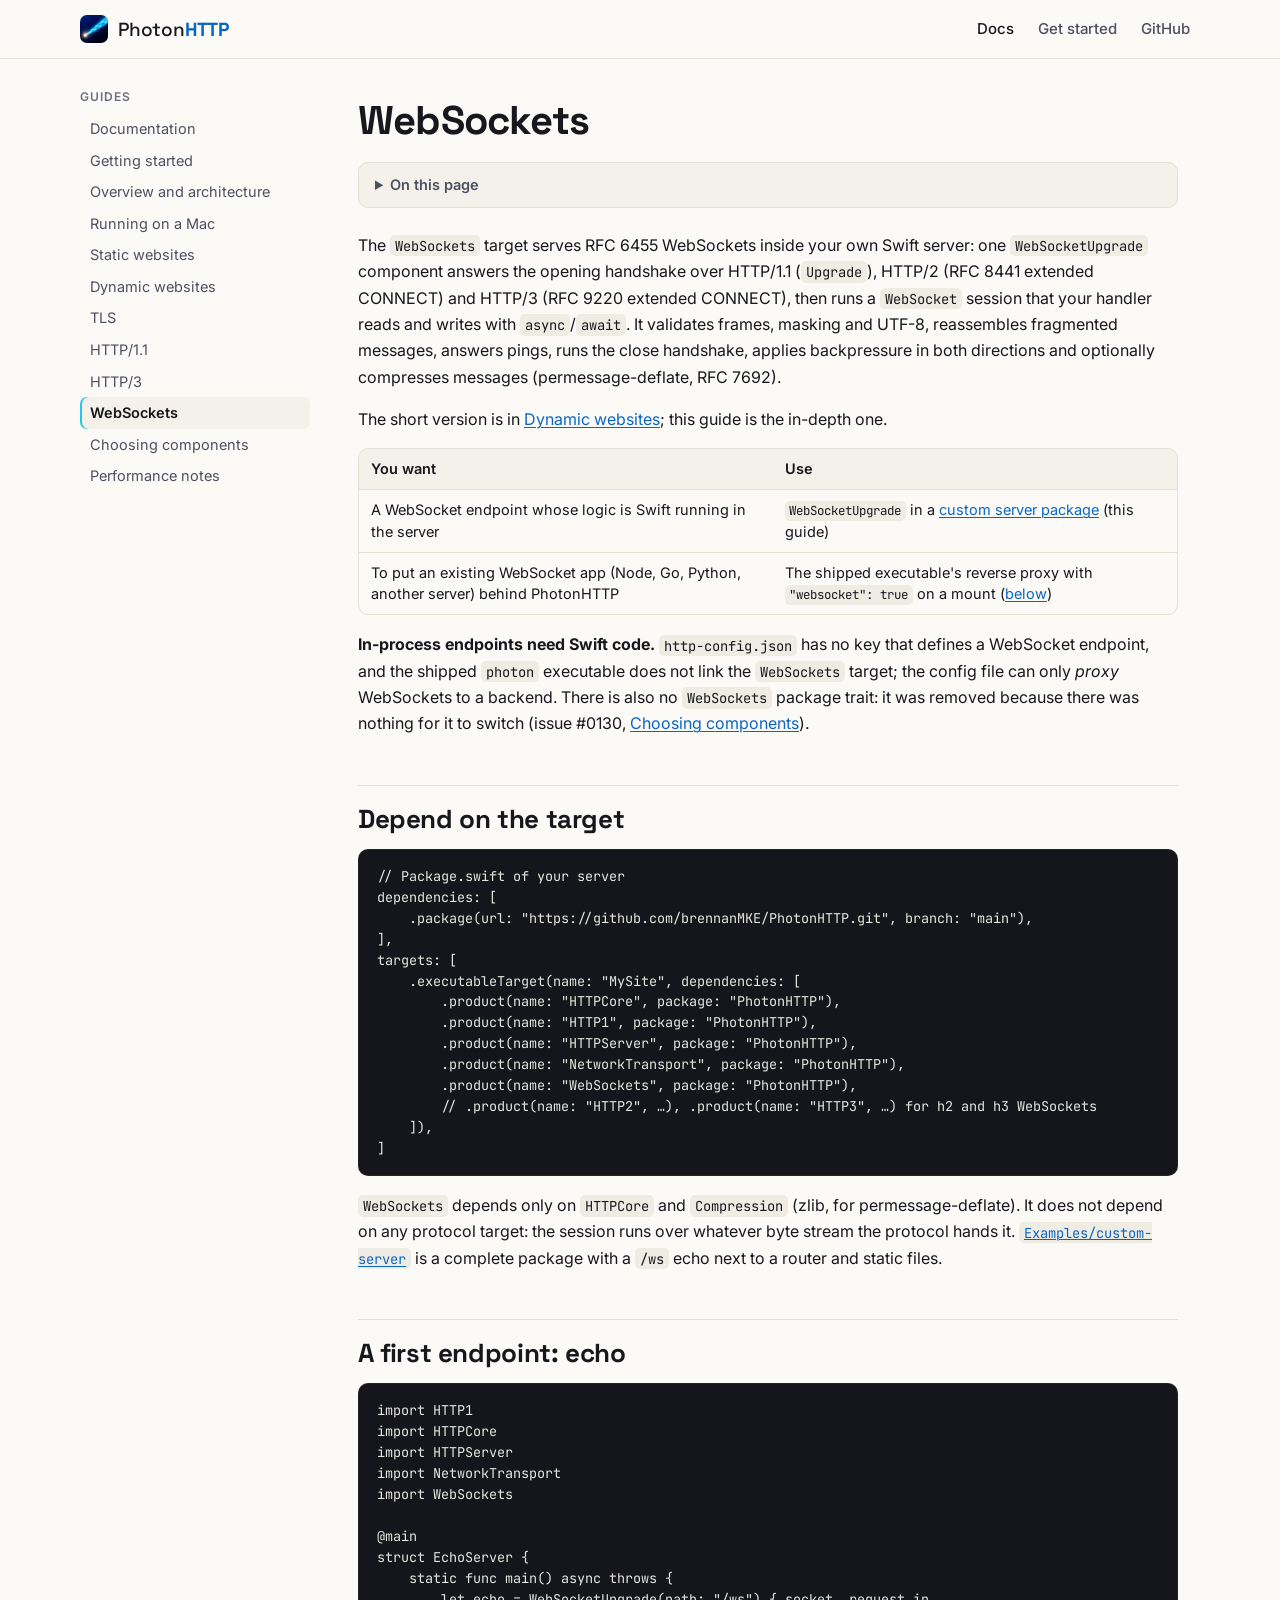
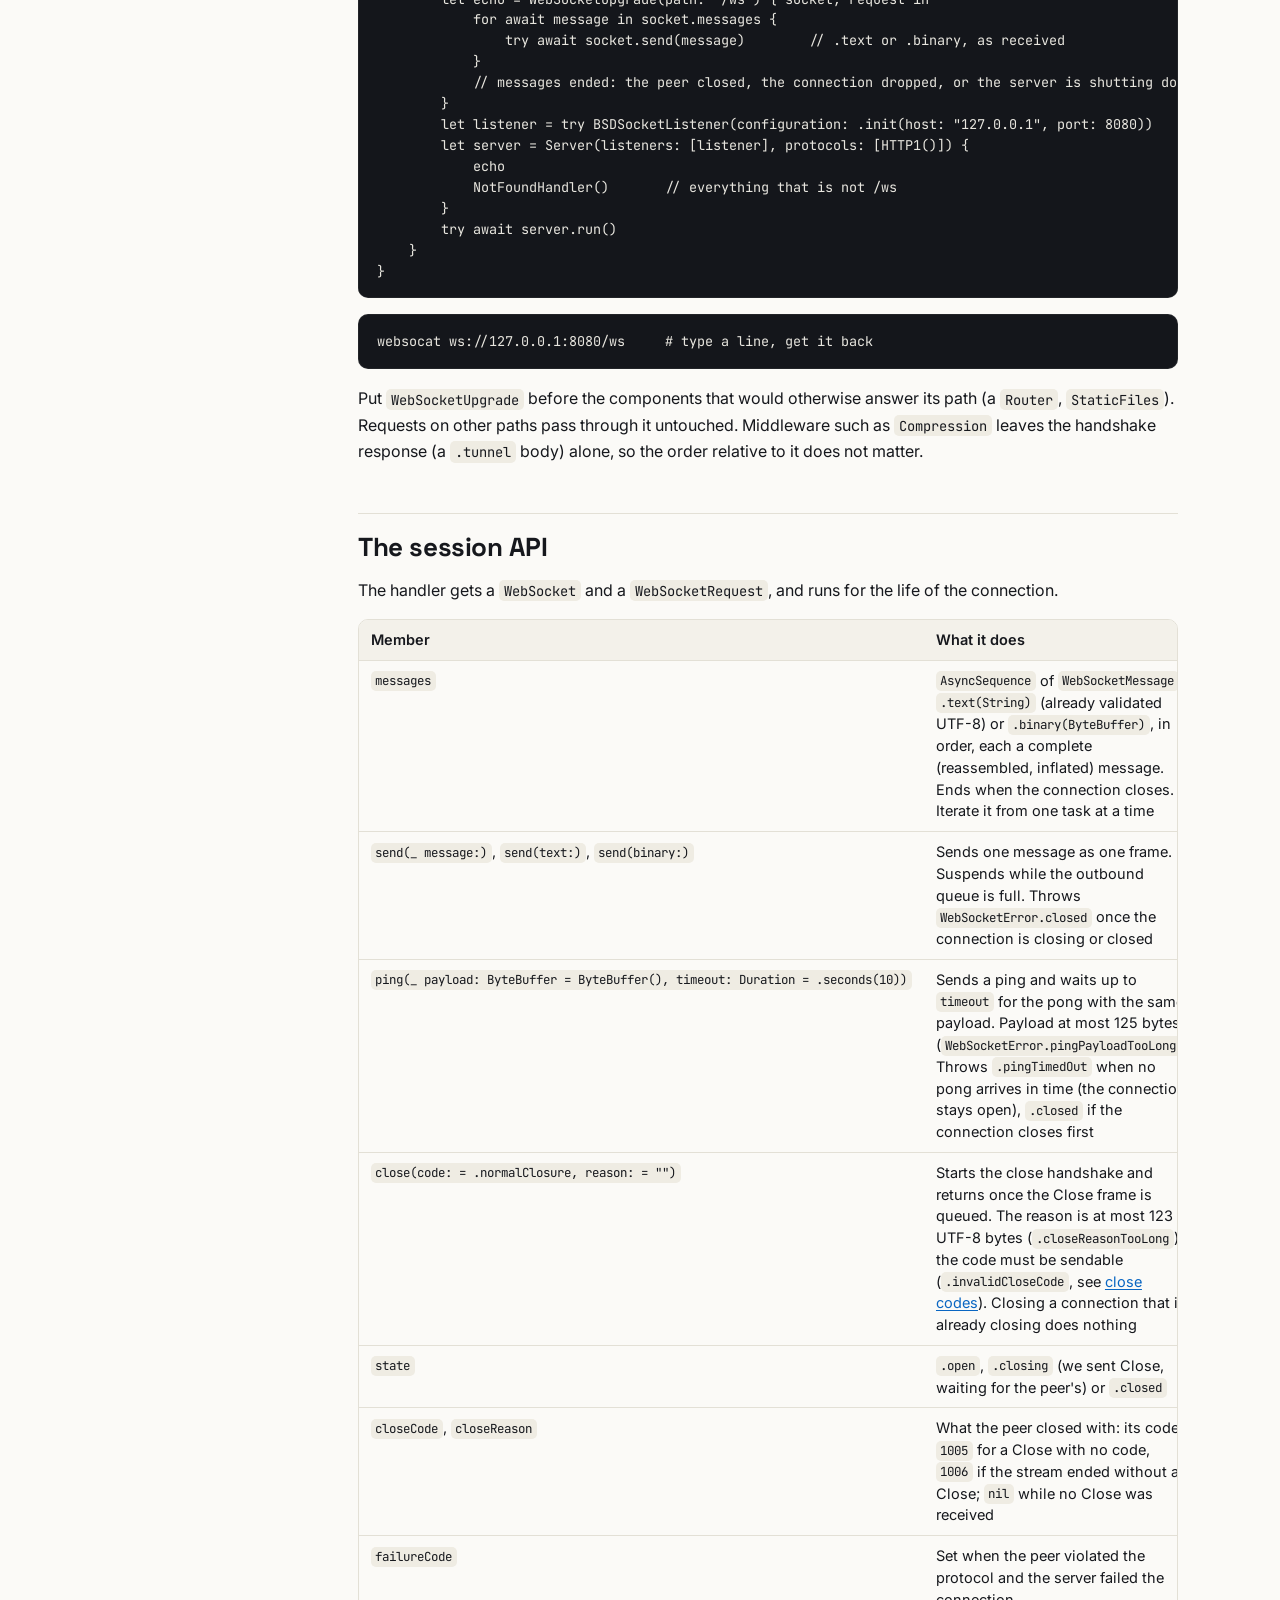
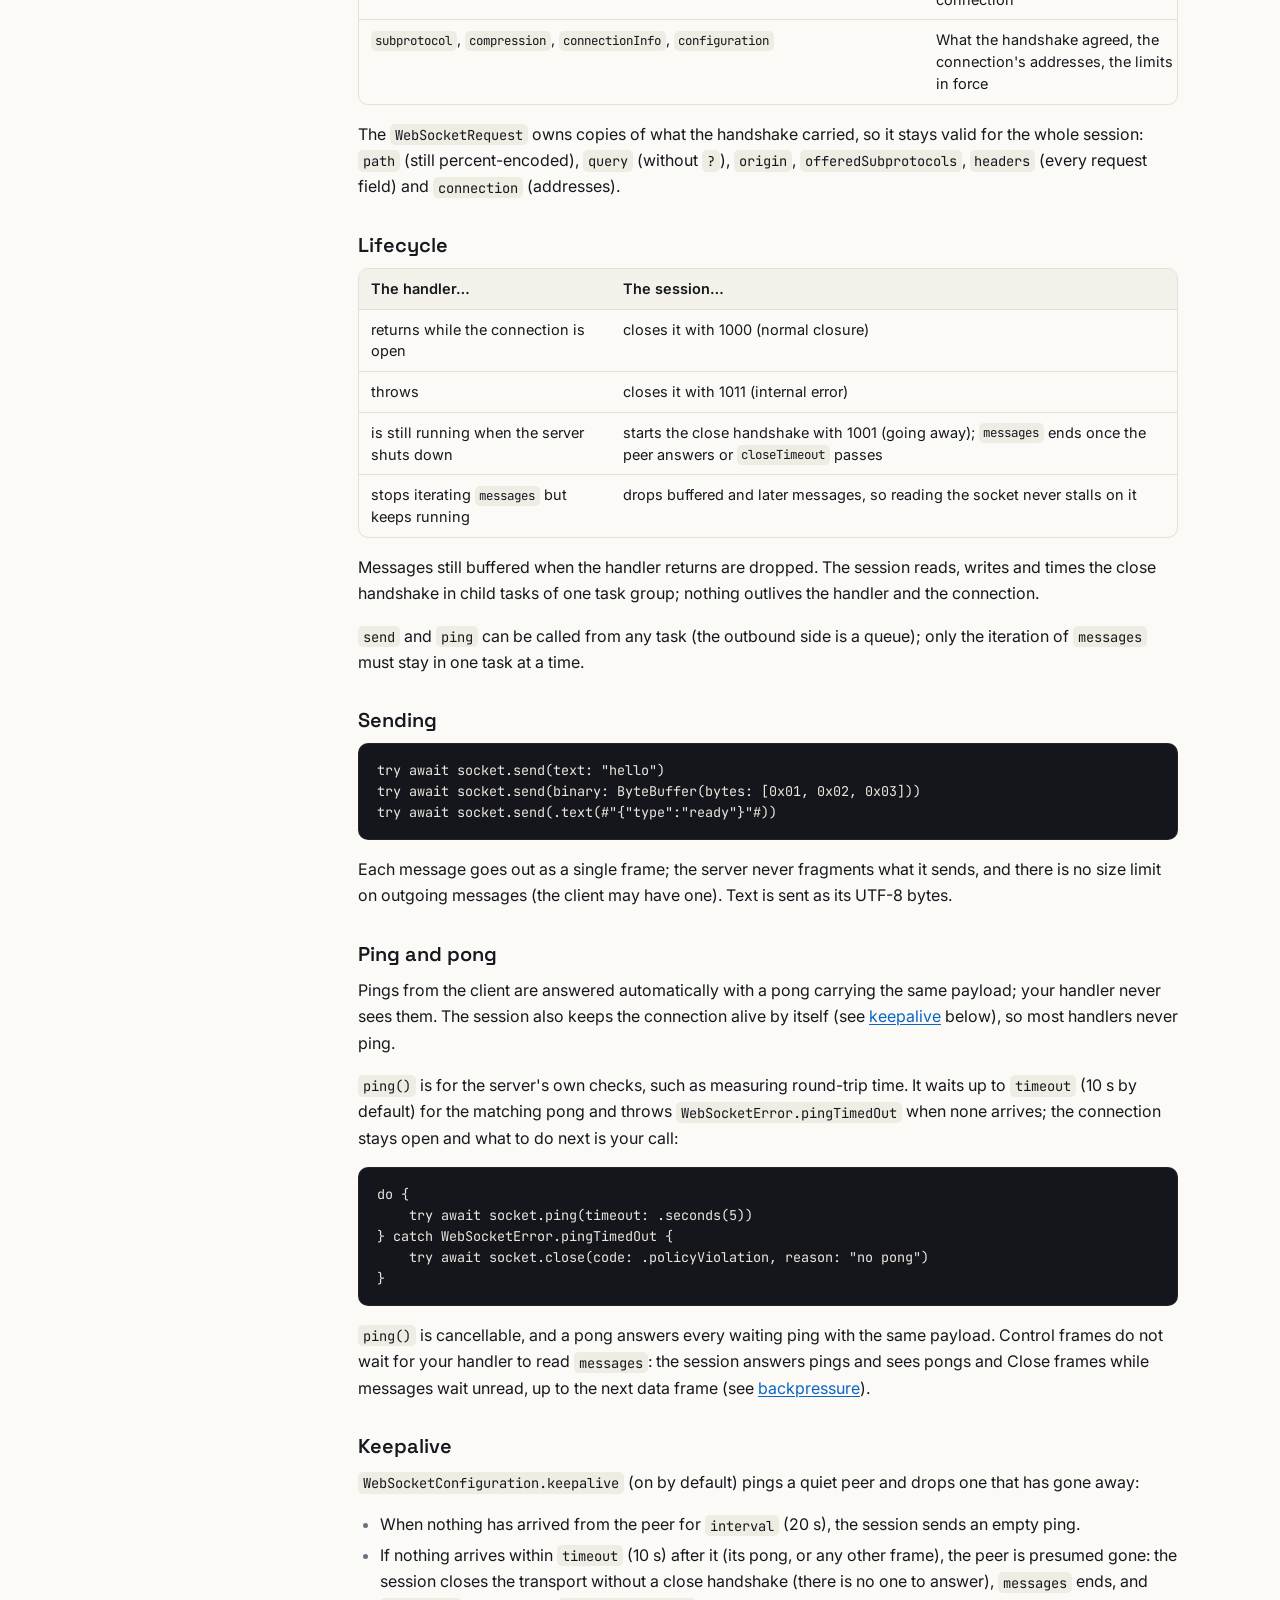
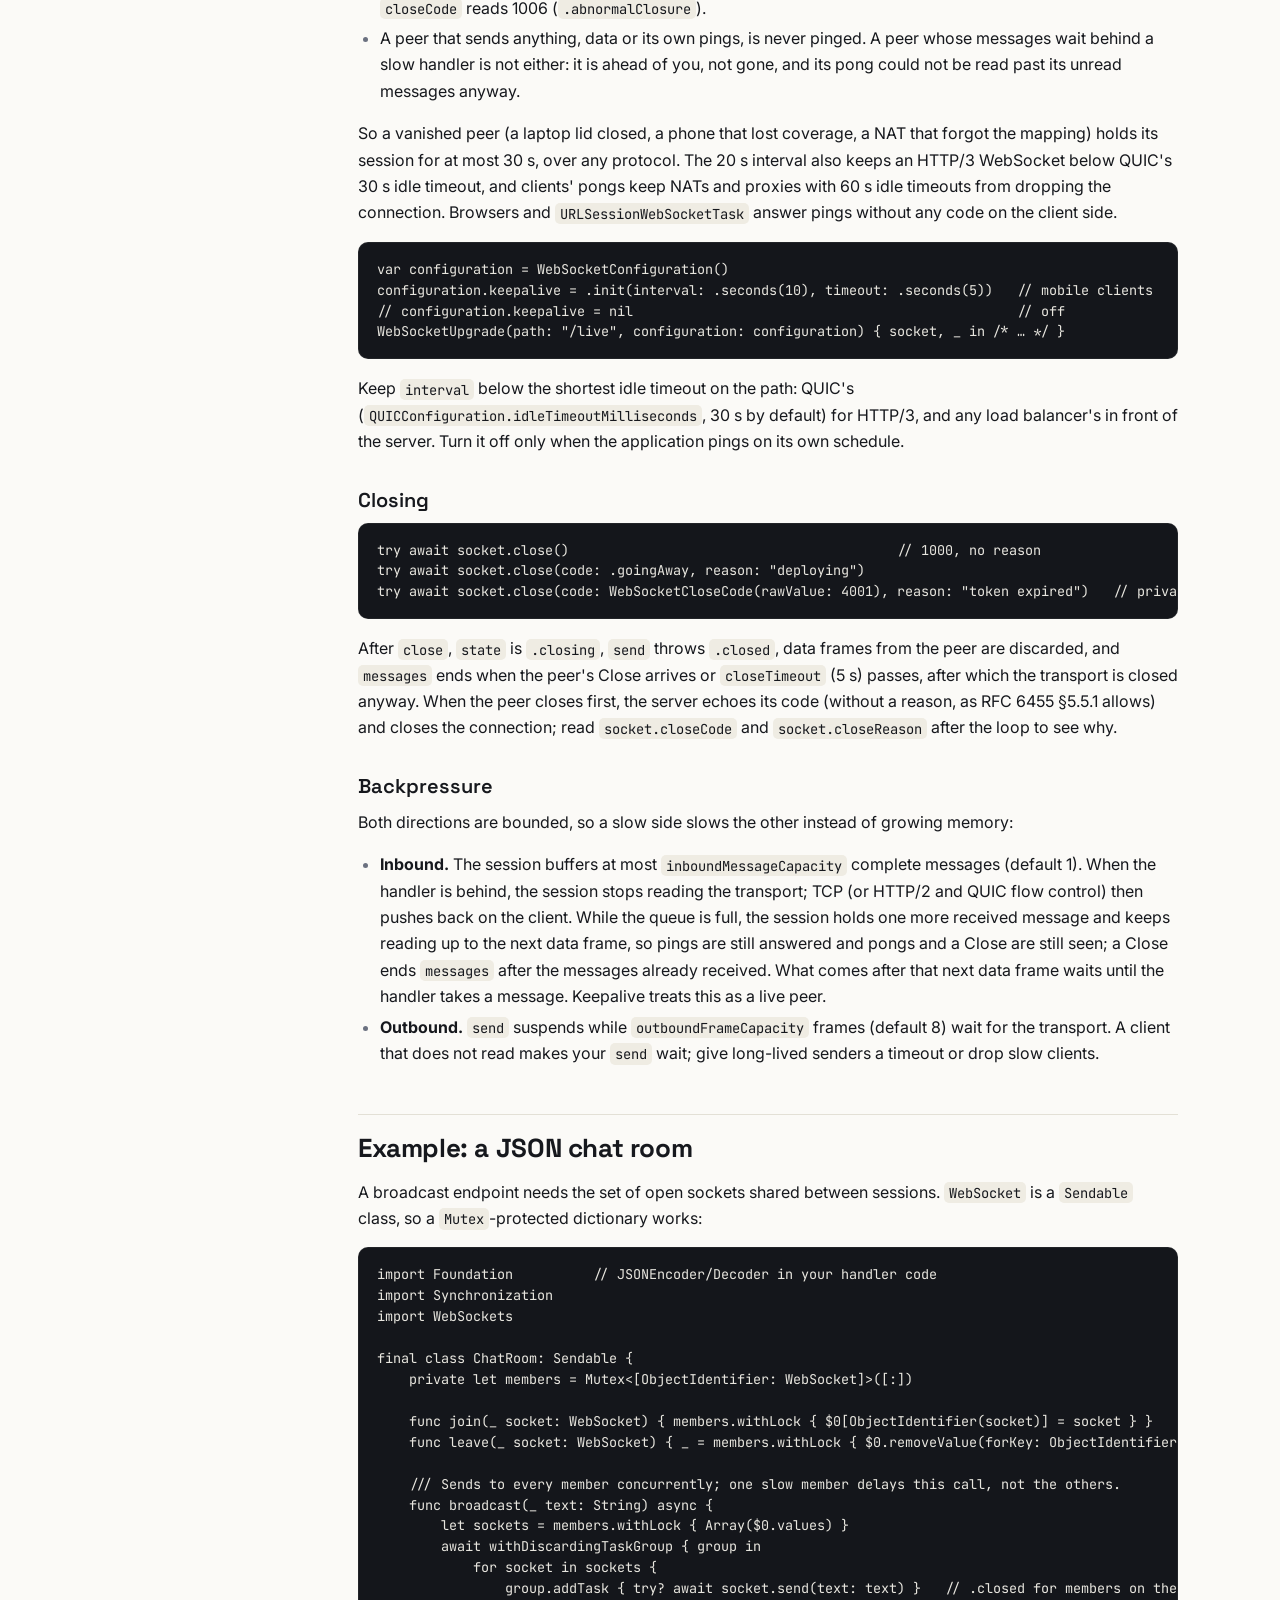
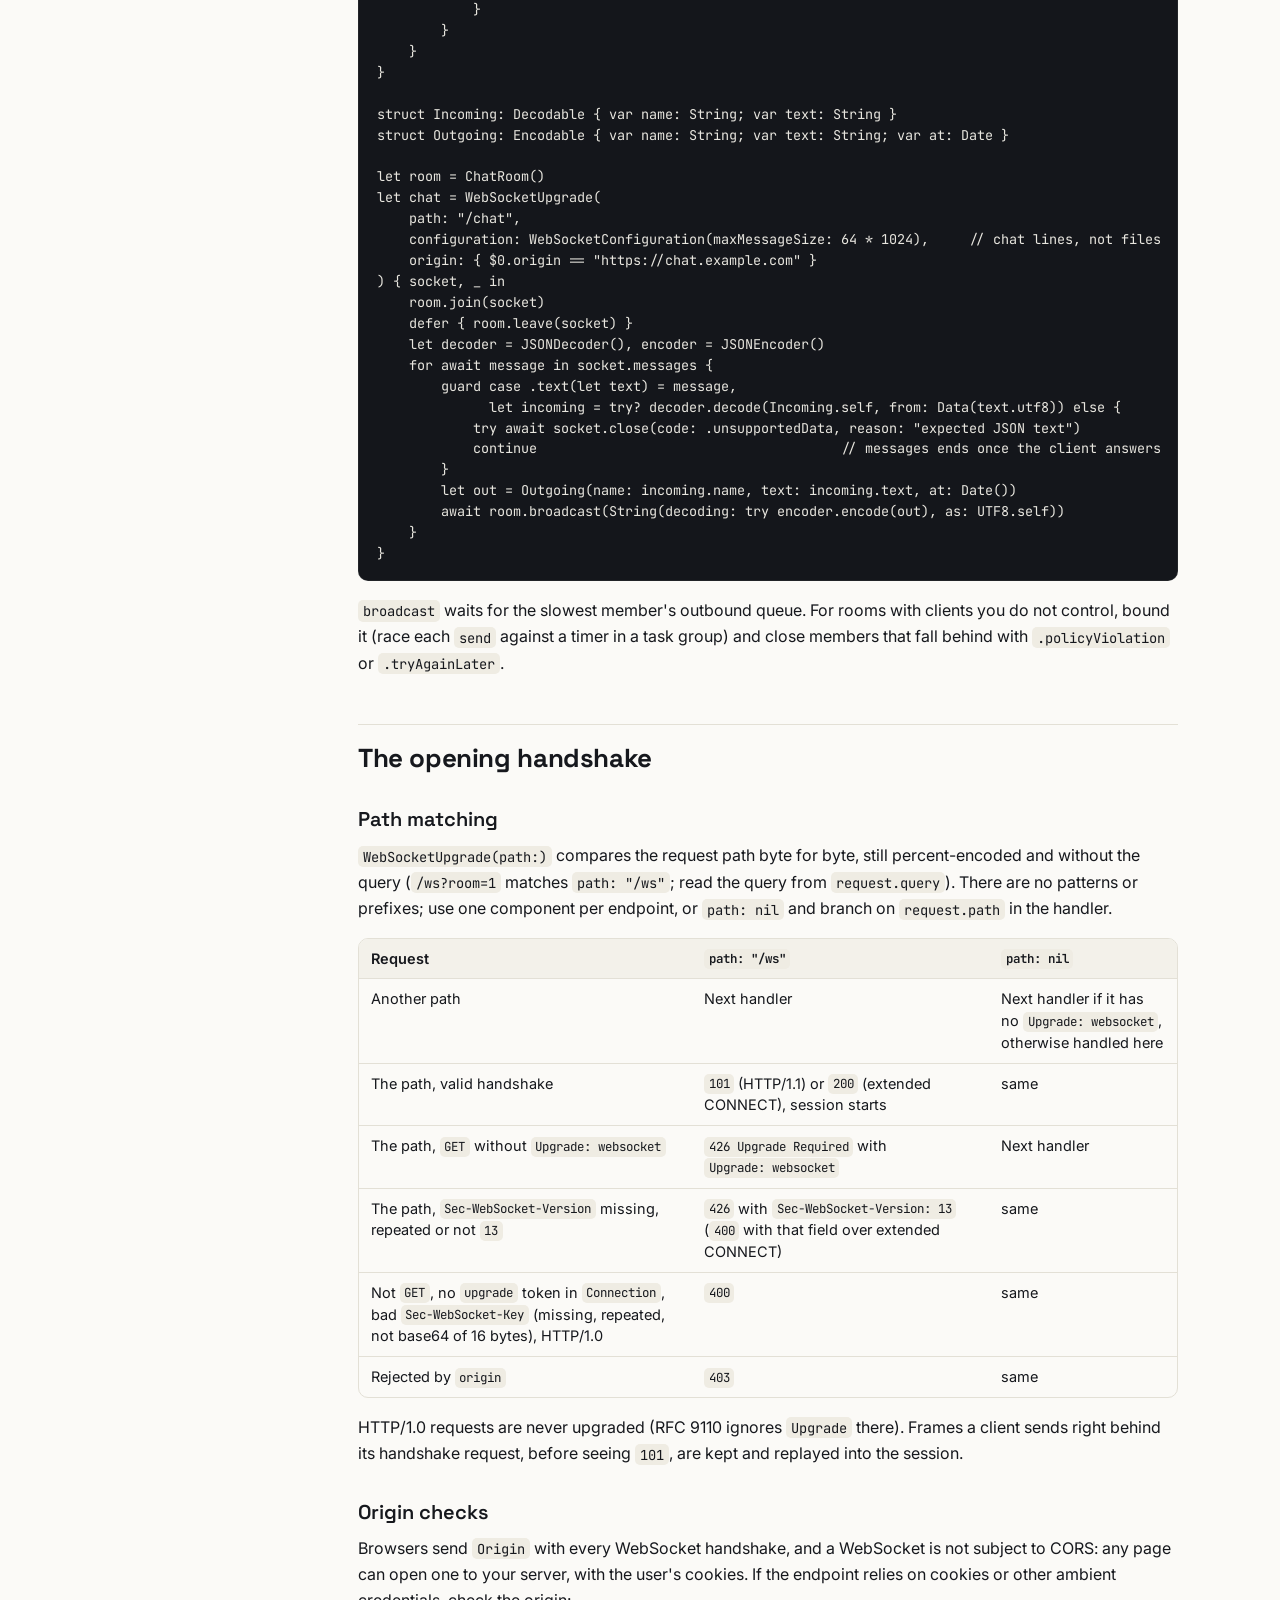
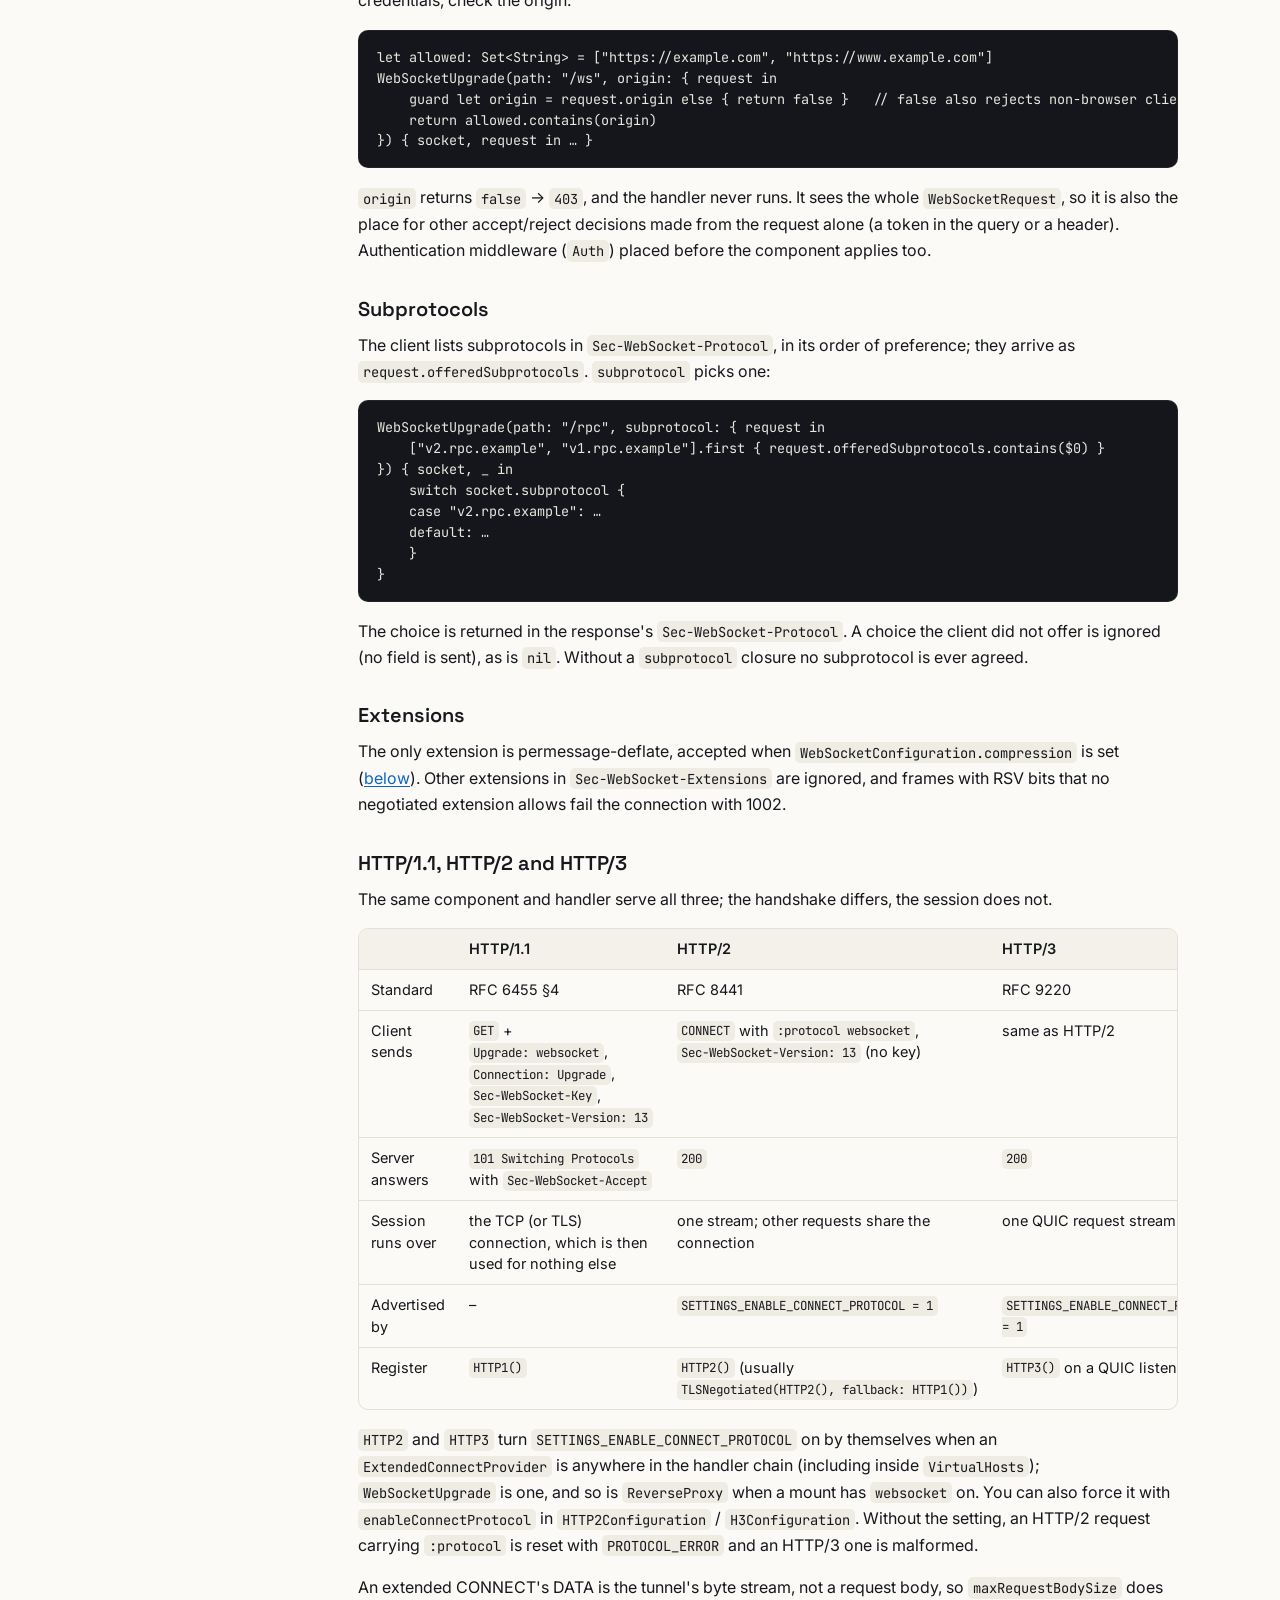
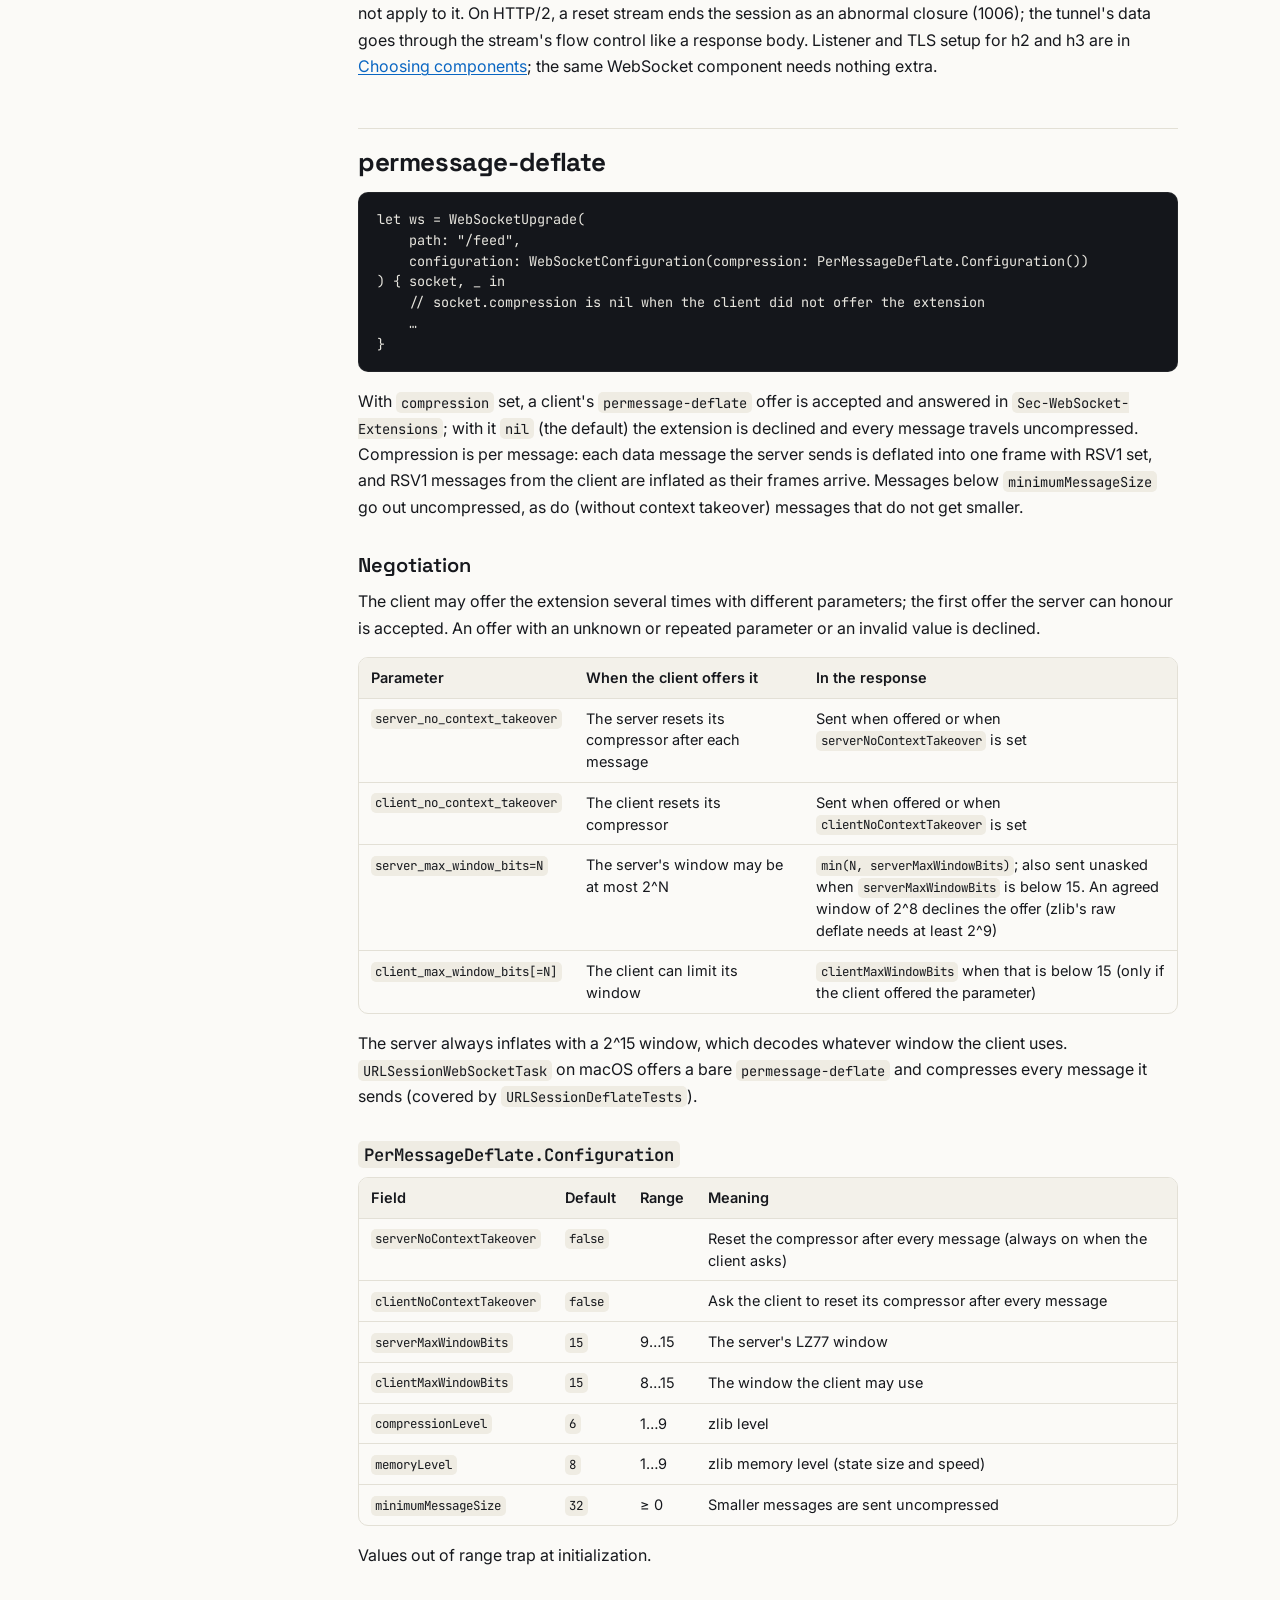
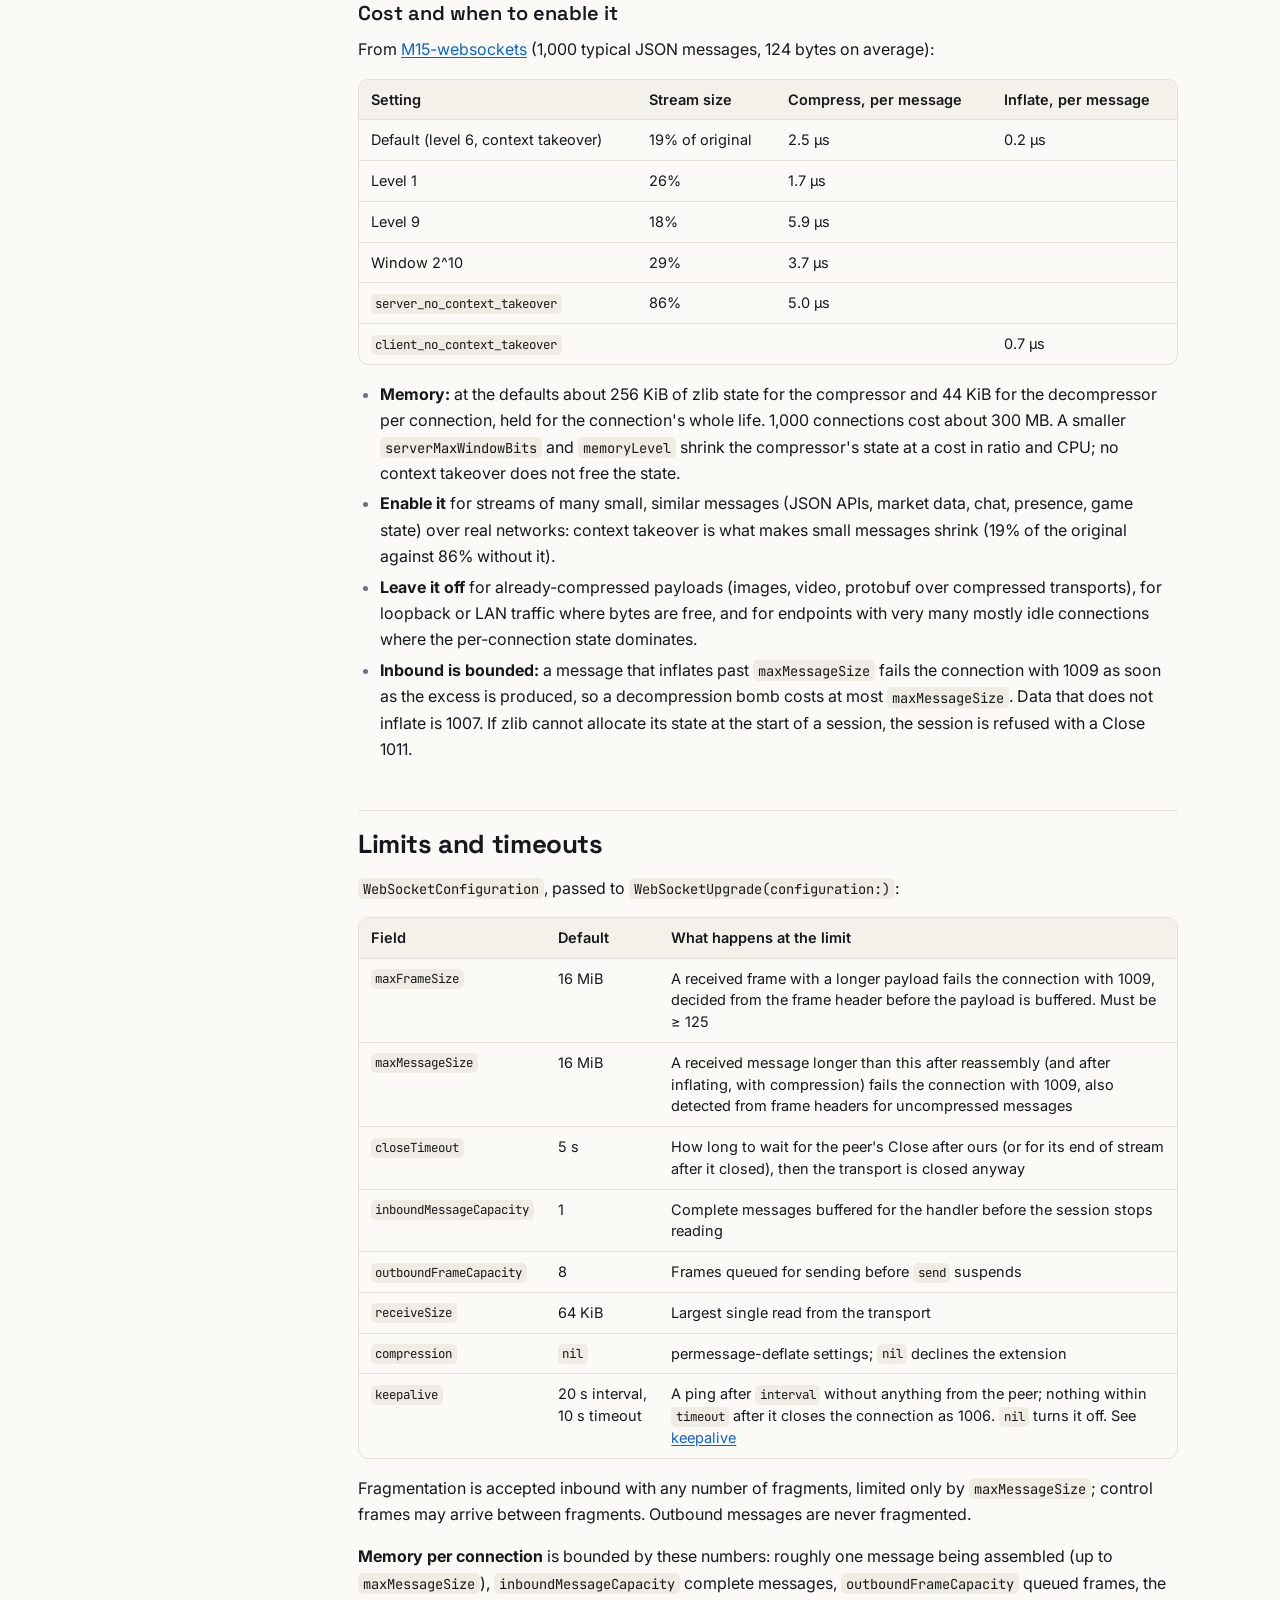
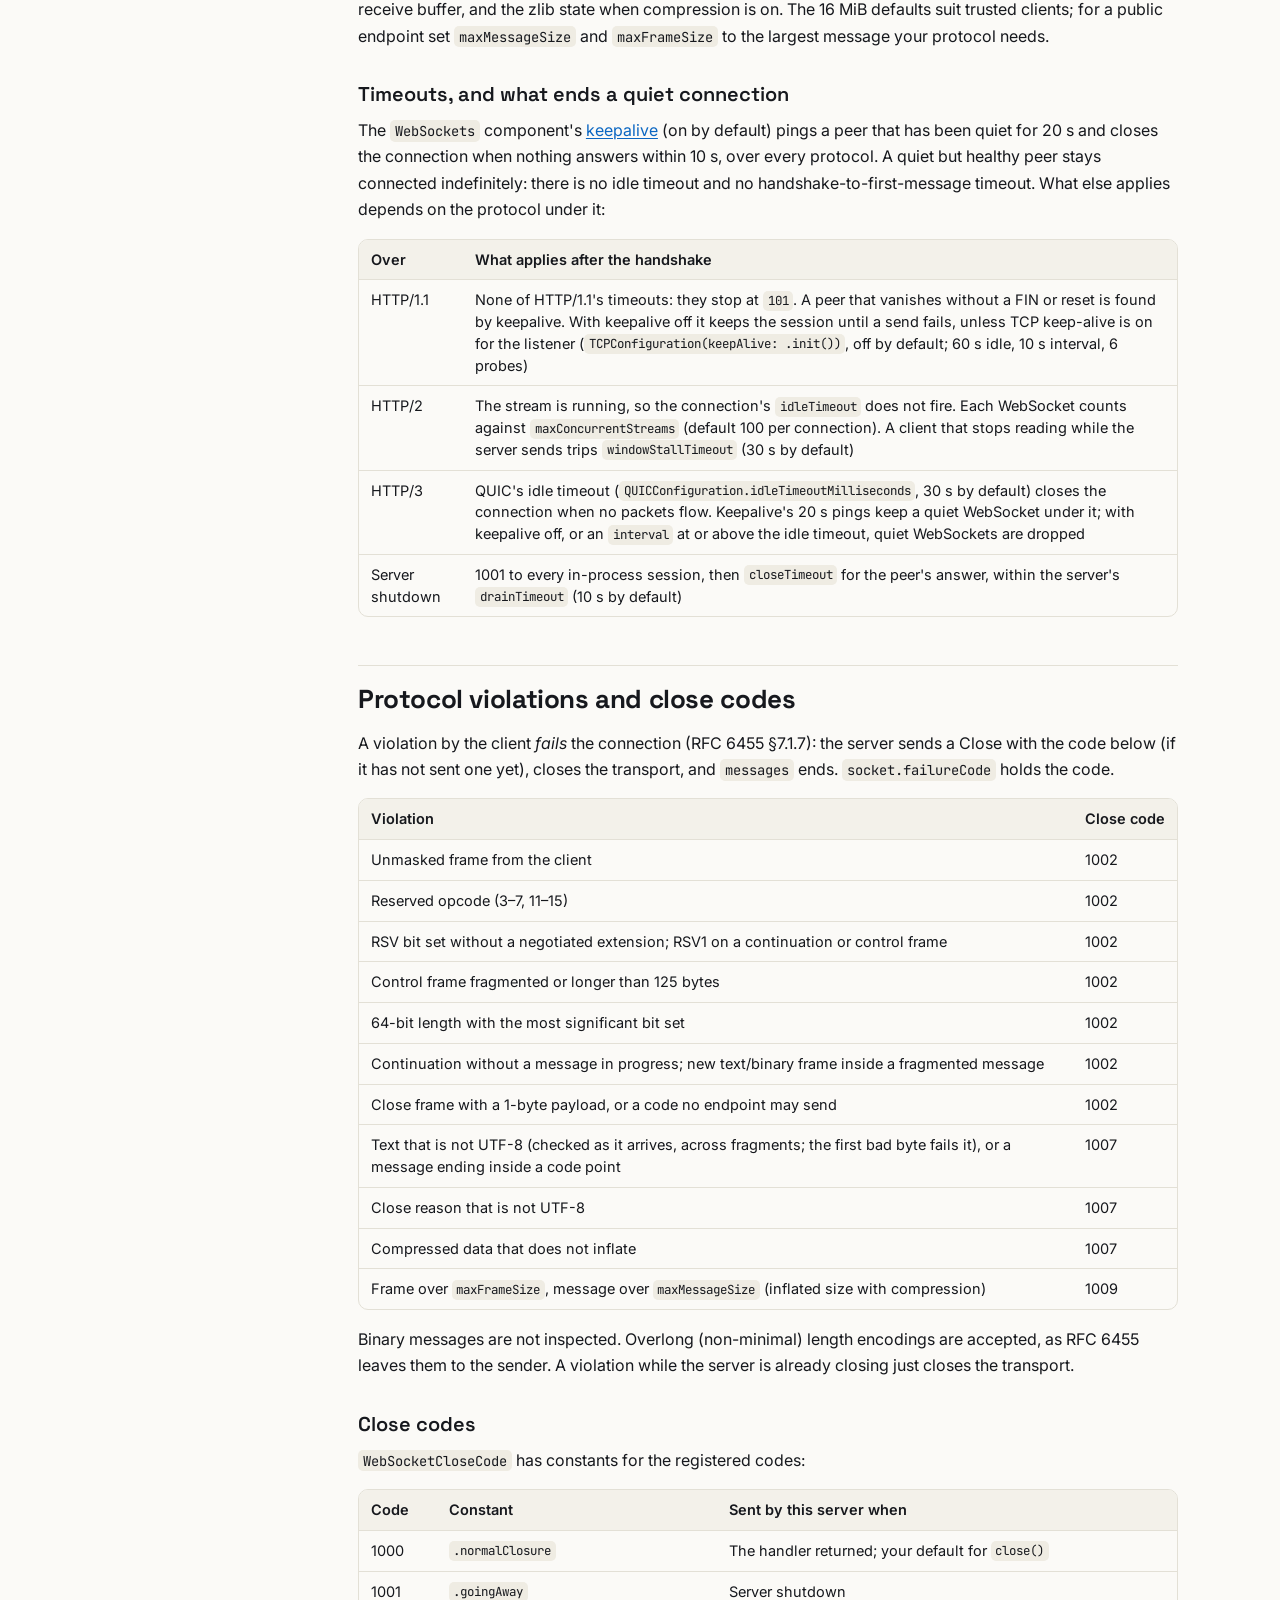
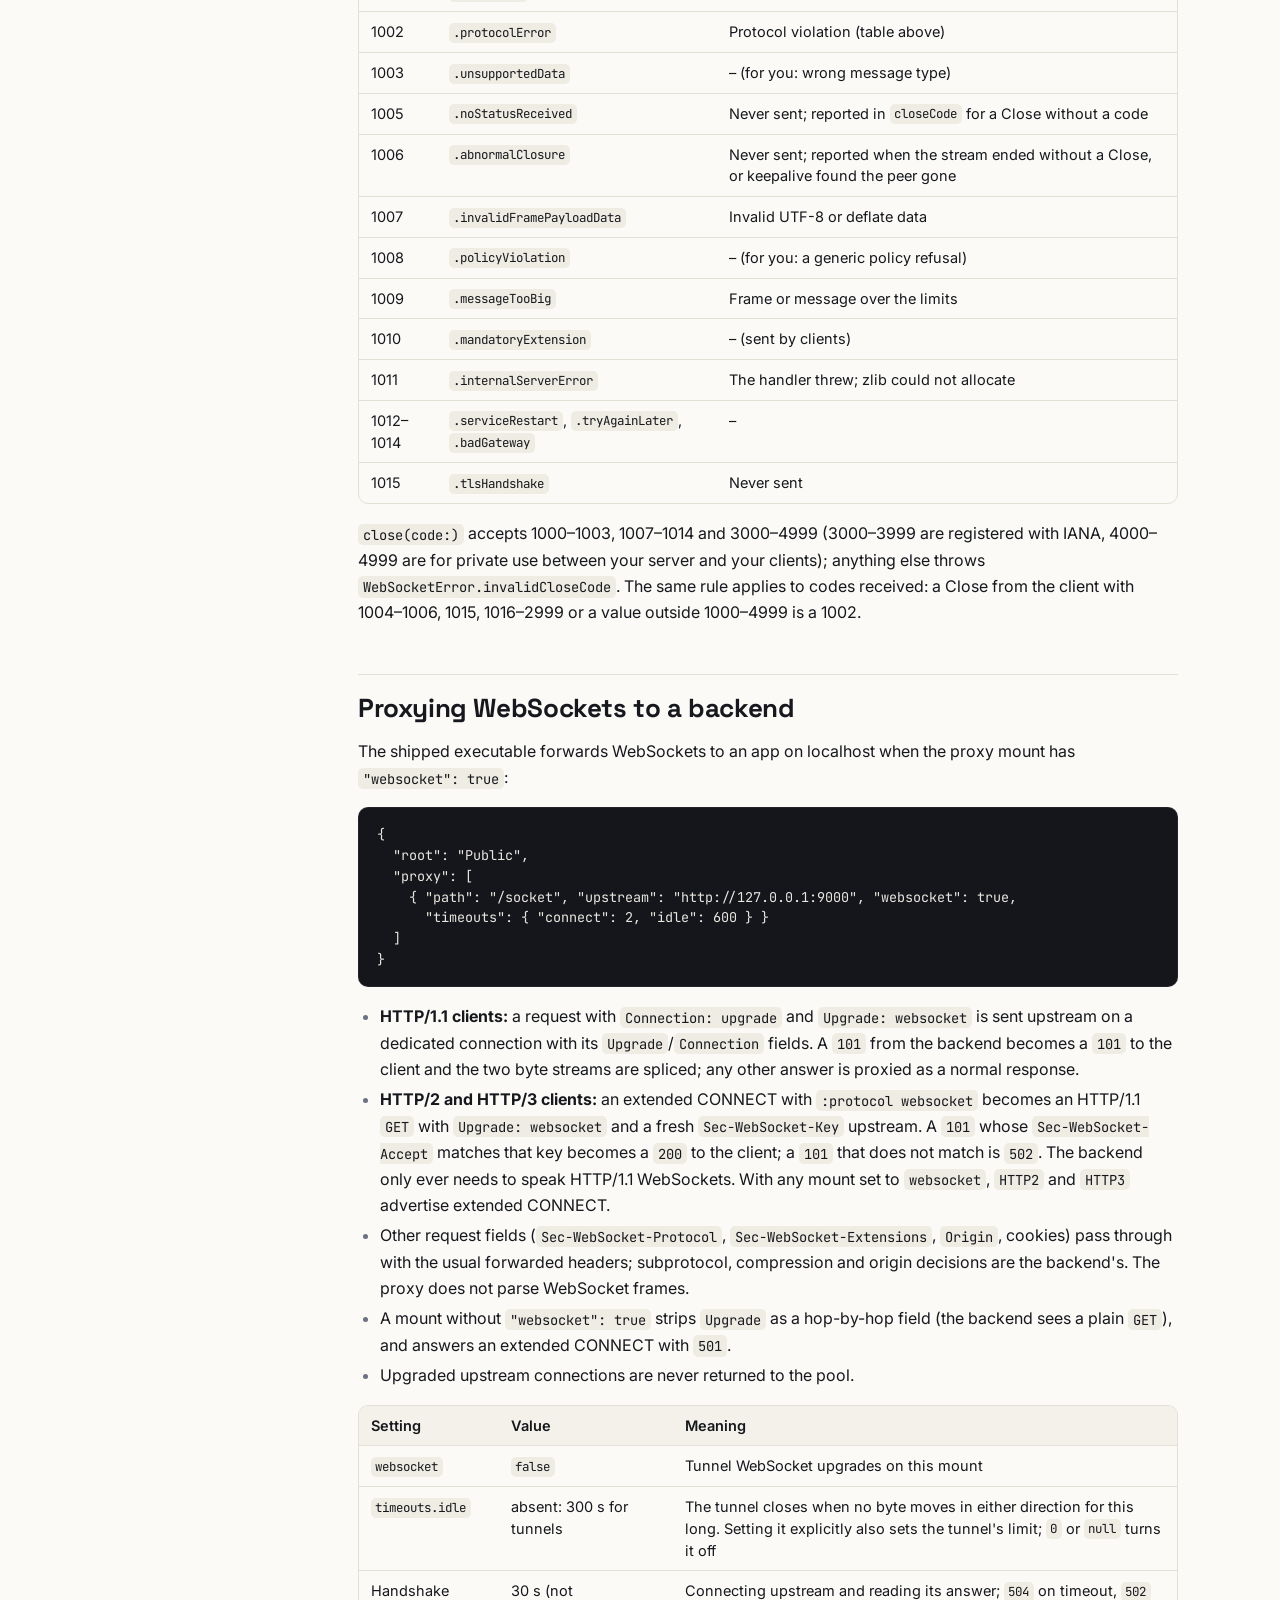
<file: Website/docs/websockets.html>
<!doctype html>
<html lang="en">
<head>
<meta charset="utf-8">
<meta name="viewport" content="width=device-width, initial-scale=1">
<title>WebSockets · PhotonHTTP</title>
<meta name="description" content="In-process endpoints, the message API, the handshake over HTTP/1.1, HTTP/2 and HTTP/3, permessage-deflate, limits, close codes and proxying.">
<link rel="canonical" href="https://photon-http.sstools.co/docs/websockets.html">
<link rel="alternate" type="text/markdown" href="websockets.md" title="Markdown">
<meta property="og:type" content="article">
<meta property="og:site_name" content="PhotonHTTP">
<meta property="og:title" content="WebSockets · PhotonHTTP">
<meta property="og:description" content="In-process endpoints, the message API, the handshake over HTTP/1.1, HTTP/2 and HTTP/3, permessage-deflate, limits, close codes and proxying.">
<meta property="og:url" content="https://photon-http.sstools.co/docs/websockets.html">
<meta property="og:image" content="https://photon-http.sstools.co/images/og.png">
<meta property="og:image:width" content="1200">
<meta property="og:image:height" content="630">
<meta property="og:image:alt" content="PhotonHTTP">
<meta name="twitter:card" content="summary_large_image">
<meta name="twitter:title" content="WebSockets · PhotonHTTP">
<meta name="twitter:description" content="In-process endpoints, the message API, the handshake over HTTP/1.1, HTTP/2 and HTTP/3, permessage-deflate, limits, close codes and proxying.">
<meta name="twitter:image" content="https://photon-http.sstools.co/images/og.png">
<link rel="icon" type="image/png" sizes="32x32" href="../images/favicon-32.png">
<link rel="apple-touch-icon" href="../images/apple-touch-icon.png">
<link rel="preconnect" href="https://fonts.googleapis.com">
<link rel="preconnect" href="https://fonts.gstatic.com" crossorigin>
<link rel="stylesheet" href="https://fonts.googleapis.com/css2?family=Inter:wght@400;500;600;700&amp;family=JetBrains+Mono:wght@400;500&amp;family=Space+Grotesk:wght@500;700&amp;display=swap">
<link rel="stylesheet" href="../assets/site.css">
<script src="../assets/site.js" defer></script>
</head>
<body class="docs">
<!-- Generated by scripts/build-website.sh from docs/guide/websockets.md. Do not edit. -->
<header class="site-header">
  <div class="wrap header-inner">
    <a class="brand" href="../"><img src="../images/logo.png" alt="" width="28" height="28" onerror="this.remove()"><span>Photon<b>HTTP</b></span></a>
    <nav class="top-nav" aria-label="Site">
      <a href="index.html" aria-current="page">Docs</a>
      <a href="getting-started.html">Get started</a>
      <a href="https://github.com/brennanMKE/PhotonHTTP" rel="noopener">GitHub</a>
    </nav>
  </div>
</header>
<div class="wrap docs-layout">
  <aside class="docs-nav" aria-label="Documentation">
    <details open>
      <summary>Guides</summary>
      <ul>
<li><a href="index.html">Documentation</a></li>
<li><a href="getting-started.html">Getting started</a></li>
<li><a href="overview.html">Overview and architecture</a></li>
<li><a href="running-on-a-mac.html">Running on a Mac</a></li>
<li><a href="static-sites.html">Static websites</a></li>
<li><a href="dynamic-sites.html">Dynamic websites</a></li>
<li><a href="tls.html">TLS</a></li>
<li><a href="http1.html">HTTP/1.1</a></li>
<li><a href="http3.html">HTTP/3</a></li>
<li><a href="websockets.html" aria-current="page">WebSockets</a></li>
<li><a href="choosing-components.html">Choosing components</a></li>
<li><a href="performance.html">Performance notes</a></li>
      </ul>
    </details>
  </aside>
  <main class="prose" id="main">
<h1 id="websockets">WebSockets</h1>
<details class="toc"><summary>On this page</summary><ul>
<li><a href="#depend-on-the-target">Depend on the target</a></li>
<li><a href="#a-first-endpoint-echo">A first endpoint: echo</a></li>
<li><a href="#the-session-api">The session API</a></li>
<li><a href="#example-a-json-chat-room">Example: a JSON chat room</a></li>
<li><a href="#the-opening-handshake">The opening handshake</a></li>
<li><a href="#permessage-deflate">permessage-deflate</a></li>
<li><a href="#limits-and-timeouts">Limits and timeouts</a></li>
<li><a href="#protocol-violations-and-close-codes">Protocol violations and close codes</a></li>
<li><a href="#proxying-websockets-to-a-backend">Proxying WebSockets to a backend</a></li>
<li><a href="#testing">Testing</a></li>
<li><a href="#standards">Standards</a></li>
</ul></details>
<p>The <code>WebSockets</code> target serves RFC 6455 WebSockets inside your own Swift server: one
<code>WebSocketUpgrade</code> component answers the opening handshake over HTTP/1.1 (<code>Upgrade</code>), HTTP/2
(RFC 8441 extended CONNECT) and HTTP/3 (RFC 9220 extended CONNECT), then runs a <code>WebSocket</code>
session that your handler reads and writes with <code>async</code>/<code>await</code>. It validates frames, masking
and UTF-8, reassembles fragmented messages, answers pings, runs the close handshake, applies
backpressure in both directions and optionally compresses messages (permessage-deflate,
RFC 7692).</p>
<p>The short version is in <a href="dynamic-sites.html#websockets">Dynamic websites</a>; this guide is the
in-depth one.</p>
<div class="table-wrap"><table><thead><tr><th>You want</th><th>Use</th></tr></thead><tbody><tr><td>A WebSocket endpoint whose logic is Swift running in the server</td><td><code>WebSocketUpgrade</code> in a <a href="choosing-components.html#a-custom-server-package">custom server package</a> (this guide)</td></tr><tr><td>To put an existing WebSocket app (Node, Go, Python, another server) behind PhotonHTTP</td><td>The shipped executable's reverse proxy with <code>"websocket": true</code> on a mount (<a href="#proxying-websockets-to-a-backend">below</a>)</td></tr></tbody></table></div>
<p><strong>In-process endpoints need Swift code.</strong> <code>http-config.json</code> has no key that defines a
WebSocket endpoint, and the shipped <code>photon</code> executable does not link the <code>WebSockets</code>
target; the config file can only <em>proxy</em> WebSockets to a backend. There is also no
<code>WebSockets</code> package trait: it was removed because there was nothing for it to switch (issue
#0130, <a href="choosing-components.html#package-traits-for-the-executable">Choosing components</a>).</p>
<h2 id="depend-on-the-target"><a class="anchor" href="#depend-on-the-target" aria-hidden="true">#</a>Depend on the target</h2>
<pre><code class="language-swift">// Package.swift of your server
dependencies: [
    .package(url: "https://github.com/brennanMKE/PhotonHTTP.git", branch: "main"),
],
targets: [
    .executableTarget(name: "MySite", dependencies: [
        .product(name: "HTTPCore", package: "PhotonHTTP"),
        .product(name: "HTTP1", package: "PhotonHTTP"),
        .product(name: "HTTPServer", package: "PhotonHTTP"),
        .product(name: "NetworkTransport", package: "PhotonHTTP"),
        .product(name: "WebSockets", package: "PhotonHTTP"),
        // .product(name: "HTTP2", …), .product(name: "HTTP3", …) for h2 and h3 WebSockets
    ]),
]</code></pre>
<p><code>WebSockets</code> depends only on <code>HTTPCore</code> and <code>Compression</code> (zlib, for permessage-deflate). It
does not depend on any protocol target: the session runs over whatever byte stream the
protocol hands it. <a href="https://github.com/brennanMKE/PhotonHTTP/blob/main/Examples/custom-server/README.md" rel="noopener"><code>Examples/custom-server</code></a> is a
complete package with a <code>/ws</code> echo next to a router and static files.</p>
<h2 id="a-first-endpoint-echo"><a class="anchor" href="#a-first-endpoint-echo" aria-hidden="true">#</a>A first endpoint: echo</h2>
<pre><code class="language-swift">import HTTP1
import HTTPCore
import HTTPServer
import NetworkTransport
import WebSockets

@main
struct EchoServer {
    static func main() async throws {
        let echo = WebSocketUpgrade(path: "/ws") { socket, request in
            for await message in socket.messages {
                try await socket.send(message)        // .text or .binary, as received
            }
            // messages ended: the peer closed, the connection dropped, or the server is shutting down
        }
        let listener = try BSDSocketListener(configuration: .init(host: "127.0.0.1", port: 8080))
        let server = Server(listeners: [listener], protocols: [HTTP1()]) {
            echo
            NotFoundHandler()       // everything that is not /ws
        }
        try await server.run()
    }
}</code></pre>
<pre><code class="language-bash">websocat ws://127.0.0.1:8080/ws     # type a line, get it back</code></pre>
<p>Put <code>WebSocketUpgrade</code> before the components that would otherwise answer its path (a
<code>Router</code>, <code>StaticFiles</code>). Requests on other paths pass through it untouched. Middleware such
as <code>Compression</code> leaves the handshake response (a <code>.tunnel</code> body) alone, so the order relative
to it does not matter.</p>
<h2 id="the-session-api"><a class="anchor" href="#the-session-api" aria-hidden="true">#</a>The session API</h2>
<p>The handler gets a <code>WebSocket</code> and a <code>WebSocketRequest</code>, and runs for the life of the
connection.</p>
<div class="table-wrap"><table><thead><tr><th>Member</th><th>What it does</th></tr></thead><tbody><tr><td><code>messages</code></td><td><code>AsyncSequence</code> of <code>WebSocketMessage</code>: <code>.text(String)</code> (already validated UTF-8) or <code>.binary(ByteBuffer)</code>, in order, each a complete (reassembled, inflated) message. Ends when the connection closes. Iterate it from one task at a time</td></tr><tr><td><code>send(_ message:)</code>, <code>send(text:)</code>, <code>send(binary:)</code></td><td>Sends one message as one frame. Suspends while the outbound queue is full. Throws <code>WebSocketError.closed</code> once the connection is closing or closed</td></tr><tr><td><code>ping(_ payload: ByteBuffer = ByteBuffer(), timeout: Duration = .seconds(10))</code></td><td>Sends a ping and waits up to <code>timeout</code> for the pong with the same payload. Payload at most 125 bytes (<code>WebSocketError.pingPayloadTooLong</code>). Throws <code>.pingTimedOut</code> when no pong arrives in time (the connection stays open), <code>.closed</code> if the connection closes first</td></tr><tr><td><code>close(code: = .normalClosure, reason: = "")</code></td><td>Starts the close handshake and returns once the Close frame is queued. The reason is at most 123 UTF-8 bytes (<code>.closeReasonTooLong</code>); the code must be sendable (<code>.invalidCloseCode</code>, see <a href="#close-codes">close codes</a>). Closing a connection that is already closing does nothing</td></tr><tr><td><code>state</code></td><td><code>.open</code>, <code>.closing</code> (we sent Close, waiting for the peer's) or <code>.closed</code></td></tr><tr><td><code>closeCode</code>, <code>closeReason</code></td><td>What the peer closed with: its code, <code>1005</code> for a Close with no code, <code>1006</code> if the stream ended without a Close; <code>nil</code> while no Close was received</td></tr><tr><td><code>failureCode</code></td><td>Set when the peer violated the protocol and the server failed the connection</td></tr><tr><td><code>subprotocol</code>, <code>compression</code>, <code>connectionInfo</code>, <code>configuration</code></td><td>What the handshake agreed, the connection's addresses, the limits in force</td></tr></tbody></table></div>
<p>The <code>WebSocketRequest</code> owns copies of what the handshake carried, so it stays valid for the
whole session: <code>path</code> (still percent-encoded), <code>query</code> (without <code>?</code>), <code>origin</code>,
<code>offeredSubprotocols</code>, <code>headers</code> (every request field) and <code>connection</code> (addresses).</p>
<h3 id="lifecycle"><a class="anchor" href="#lifecycle" aria-hidden="true">#</a>Lifecycle</h3>
<div class="table-wrap"><table><thead><tr><th>The handler…</th><th>The session…</th></tr></thead><tbody><tr><td>returns while the connection is open</td><td>closes it with 1000 (normal closure)</td></tr><tr><td>throws</td><td>closes it with 1011 (internal error)</td></tr><tr><td>is still running when the server shuts down</td><td>starts the close handshake with 1001 (going away); <code>messages</code> ends once the peer answers or <code>closeTimeout</code> passes</td></tr><tr><td>stops iterating <code>messages</code> but keeps running</td><td>drops buffered and later messages, so reading the socket never stalls on it</td></tr></tbody></table></div>
<p>Messages still buffered when the handler returns are dropped. The session reads, writes and
times the close handshake in child tasks of one task group; nothing outlives the handler and
the connection.</p>
<p><code>send</code> and <code>ping</code> can be called from any task (the outbound side is a queue); only the
iteration of <code>messages</code> must stay in one task at a time.</p>
<h3 id="sending"><a class="anchor" href="#sending" aria-hidden="true">#</a>Sending</h3>
<pre><code class="language-swift">try await socket.send(text: "hello")
try await socket.send(binary: ByteBuffer(bytes: [0x01, 0x02, 0x03]))
try await socket.send(.text(#"{"type":"ready"}"#))</code></pre>
<p>Each message goes out as a single frame; the server never fragments what it sends, and there
is no size limit on outgoing messages (the client may have one). Text is sent as its UTF-8
bytes.</p>
<h3 id="ping-and-pong"><a class="anchor" href="#ping-and-pong" aria-hidden="true">#</a>Ping and pong</h3>
<p>Pings from the client are answered automatically with a pong carrying the same payload; your
handler never sees them. The session also keeps the connection alive by itself (see
<a href="#keepalive">keepalive</a> below), so most handlers never ping.</p>
<p><code>ping()</code> is for the server's own checks, such as measuring round-trip time. It waits up to
<code>timeout</code> (10 s by default) for the matching pong and throws <code>WebSocketError.pingTimedOut</code>
when none arrives; the connection stays open and what to do next is your call:</p>
<pre><code class="language-swift">do {
    try await socket.ping(timeout: .seconds(5))
} catch WebSocketError.pingTimedOut {
    try await socket.close(code: .policyViolation, reason: "no pong")
}</code></pre>
<p><code>ping()</code> is cancellable, and a pong answers every waiting ping with the same payload. Control
frames do not wait for your handler to read <code>messages</code>: the session answers pings and sees
pongs and Close frames while messages wait unread, up to the next data frame (see
<a href="#backpressure">backpressure</a>).</p>
<h3 id="keepalive"><a class="anchor" href="#keepalive" aria-hidden="true">#</a>Keepalive</h3>
<p><code>WebSocketConfiguration.keepalive</code> (on by default) pings a quiet peer and drops one that has
gone away:</p>
<ul>
<li>When nothing has arrived from the peer for <code>interval</code> (20 s), the session sends an empty
ping.</li>
<li>If nothing arrives within <code>timeout</code> (10 s) after it (its pong, or any other frame), the peer
is presumed gone: the session closes the transport without a close handshake (there is no
one to answer), <code>messages</code> ends, and <code>closeCode</code> reads 1006 (<code>.abnormalClosure</code>).</li>
<li>A peer that sends anything, data or its own pings, is never pinged. A peer whose messages
wait behind a slow handler is not either: it is ahead of you, not gone, and its pong could
not be read past its unread messages anyway.</li>
</ul>
<p>So a vanished peer (a laptop lid closed, a phone that lost coverage, a NAT that forgot the
mapping) holds its session for at most 30 s, over any protocol. The 20 s interval also keeps
an HTTP/3 WebSocket below QUIC's 30 s idle timeout, and clients' pongs keep NATs and proxies
with 60 s idle timeouts from dropping the connection. Browsers and <code>URLSessionWebSocketTask</code>
answer pings without any code on the client side.</p>
<pre><code class="language-swift">var configuration = WebSocketConfiguration()
configuration.keepalive = .init(interval: .seconds(10), timeout: .seconds(5))   // mobile clients
// configuration.keepalive = nil                                                // off
WebSocketUpgrade(path: "/live", configuration: configuration) { socket, _ in /* … */ }</code></pre>
<p>Keep <code>interval</code> below the shortest idle timeout on the path: QUIC's (<code>QUICConfiguration.idleTimeoutMilliseconds</code>,
30 s by default) for HTTP/3, and any load balancer's in front of the server. Turn it off only
when the application pings on its own schedule.</p>
<h3 id="closing"><a class="anchor" href="#closing" aria-hidden="true">#</a>Closing</h3>
<pre><code class="language-swift">try await socket.close()                                         // 1000, no reason
try await socket.close(code: .goingAway, reason: "deploying")
try await socket.close(code: WebSocketCloseCode(rawValue: 4001), reason: "token expired")   // private use</code></pre>
<p>After <code>close</code>, <code>state</code> is <code>.closing</code>, <code>send</code> throws <code>.closed</code>, data frames from the peer are
discarded, and <code>messages</code> ends when the peer's Close arrives or <code>closeTimeout</code> (5 s) passes,
after which the transport is closed anyway. When the peer closes first, the server echoes its
code (without a reason, as RFC 6455 §5.5.1 allows) and closes the connection; read
<code>socket.closeCode</code> and <code>socket.closeReason</code> after the loop to see why.</p>
<h3 id="backpressure"><a class="anchor" href="#backpressure" aria-hidden="true">#</a>Backpressure</h3>
<p>Both directions are bounded, so a slow side slows the other instead of growing memory:</p>
<ul>
<li><strong>Inbound.</strong> The session buffers at most <code>inboundMessageCapacity</code> complete messages (default
1). When the handler is behind, the session stops reading the transport; TCP (or HTTP/2 and
QUIC flow control) then pushes back on the client. While the queue is full, the session holds
one more received message and keeps reading up to the next data frame, so pings are still
answered and pongs and a Close are still seen; a Close ends <code>messages</code> after the messages
already received. What comes after that next data frame waits until the handler takes a
message. Keepalive treats this as a live peer.</li>
<li><strong>Outbound.</strong> <code>send</code> suspends while <code>outboundFrameCapacity</code> frames (default 8) wait for the
transport. A client that does not read makes your <code>send</code> wait; give long-lived senders a
timeout or drop slow clients.</li>
</ul>
<h2 id="example-a-json-chat-room"><a class="anchor" href="#example-a-json-chat-room" aria-hidden="true">#</a>Example: a JSON chat room</h2>
<p>A broadcast endpoint needs the set of open sockets shared between sessions. <code>WebSocket</code> is a
<code>Sendable</code> class, so a <code>Mutex</code>-protected dictionary works:</p>
<pre><code class="language-swift">import Foundation          // JSONEncoder/Decoder in your handler code
import Synchronization
import WebSockets

final class ChatRoom: Sendable {
    private let members = Mutex&lt;[ObjectIdentifier: WebSocket]&gt;([:])

    func join(_ socket: WebSocket) { members.withLock { $0[ObjectIdentifier(socket)] = socket } }
    func leave(_ socket: WebSocket) { _ = members.withLock { $0.removeValue(forKey: ObjectIdentifier(socket)) } }

    /// Sends to every member concurrently; one slow member delays this call, not the others.
    func broadcast(_ text: String) async {
        let sockets = members.withLock { Array($0.values) }
        await withDiscardingTaskGroup { group in
            for socket in sockets {
                group.addTask { try? await socket.send(text: text) }   // .closed for members on their way out
            }
        }
    }
}

struct Incoming: Decodable { var name: String; var text: String }
struct Outgoing: Encodable { var name: String; var text: String; var at: Date }

let room = ChatRoom()
let chat = WebSocketUpgrade(
    path: "/chat",
    configuration: WebSocketConfiguration(maxMessageSize: 64 * 1024),     // chat lines, not files
    origin: { $0.origin == "https://chat.example.com" }
) { socket, _ in
    room.join(socket)
    defer { room.leave(socket) }
    let decoder = JSONDecoder(), encoder = JSONEncoder()
    for await message in socket.messages {
        guard case .text(let text) = message,
              let incoming = try? decoder.decode(Incoming.self, from: Data(text.utf8)) else {
            try await socket.close(code: .unsupportedData, reason: "expected JSON text")
            continue                                      // messages ends once the client answers
        }
        let out = Outgoing(name: incoming.name, text: incoming.text, at: Date())
        await room.broadcast(String(decoding: try encoder.encode(out), as: UTF8.self))
    }
}</code></pre>
<p><code>broadcast</code> waits for the slowest member's outbound queue. For rooms with clients you do not
control, bound it (race each <code>send</code> against a timer in a task group) and close
members that fall behind with <code>.policyViolation</code> or <code>.tryAgainLater</code>.</p>
<h2 id="the-opening-handshake"><a class="anchor" href="#the-opening-handshake" aria-hidden="true">#</a>The opening handshake</h2>
<h3 id="path-matching"><a class="anchor" href="#path-matching" aria-hidden="true">#</a>Path matching</h3>
<p><code>WebSocketUpgrade(path:)</code> compares the request path byte for byte, still percent-encoded and
without the query (<code>/ws?room=1</code> matches <code>path: "/ws"</code>; read the query from
<code>request.query</code>). There are no patterns or prefixes; use one component per endpoint, or
<code>path: nil</code> and branch on <code>request.path</code> in the handler.</p>
<div class="table-wrap"><table><thead><tr><th>Request</th><th><code>path: "/ws"</code></th><th><code>path: nil</code></th></tr></thead><tbody><tr><td>Another path</td><td>Next handler</td><td>Next handler if it has no <code>Upgrade: websocket</code>, otherwise handled here</td></tr><tr><td>The path, valid handshake</td><td><code>101</code> (HTTP/1.1) or <code>200</code> (extended CONNECT), session starts</td><td>same</td></tr><tr><td>The path, <code>GET</code> without <code>Upgrade: websocket</code></td><td><code>426 Upgrade Required</code> with <code>Upgrade: websocket</code></td><td>Next handler</td></tr><tr><td>The path, <code>Sec-WebSocket-Version</code> missing, repeated or not <code>13</code></td><td><code>426</code> with <code>Sec-WebSocket-Version: 13</code> (<code>400</code> with that field over extended CONNECT)</td><td>same</td></tr><tr><td>Not <code>GET</code>, no <code>upgrade</code> token in <code>Connection</code>, bad <code>Sec-WebSocket-Key</code> (missing, repeated, not base64 of 16 bytes), HTTP/1.0</td><td><code>400</code></td><td>same</td></tr><tr><td>Rejected by <code>origin</code></td><td><code>403</code></td><td>same</td></tr></tbody></table></div>
<p>HTTP/1.0 requests are never upgraded (RFC 9110 ignores <code>Upgrade</code> there). Frames a client
sends right behind its handshake request, before seeing <code>101</code>, are kept and replayed into the
session.</p>
<h3 id="origin-checks"><a class="anchor" href="#origin-checks" aria-hidden="true">#</a>Origin checks</h3>
<p>Browsers send <code>Origin</code> with every WebSocket handshake, and a WebSocket is not subject to
CORS: any page can open one to your server, with the user's cookies. If the endpoint relies on
cookies or other ambient credentials, check the origin:</p>
<pre><code class="language-swift">let allowed: Set&lt;String&gt; = ["https://example.com", "https://www.example.com"]
WebSocketUpgrade(path: "/ws", origin: { request in
    guard let origin = request.origin else { return false }   // false also rejects non-browser clients
    return allowed.contains(origin)
}) { socket, request in … }</code></pre>
<p><code>origin</code> returns <code>false</code> → <code>403</code>, and the handler never runs. It sees the whole
<code>WebSocketRequest</code>, so it is also the place for other accept/reject decisions made from the
request alone (a token in the query or a header). Authentication middleware (<code>Auth</code>) placed
before the component applies too.</p>
<h3 id="subprotocols"><a class="anchor" href="#subprotocols" aria-hidden="true">#</a>Subprotocols</h3>
<p>The client lists subprotocols in <code>Sec-WebSocket-Protocol</code>, in its order of preference; they
arrive as <code>request.offeredSubprotocols</code>. <code>subprotocol</code> picks one:</p>
<pre><code class="language-swift">WebSocketUpgrade(path: "/rpc", subprotocol: { request in
    ["v2.rpc.example", "v1.rpc.example"].first { request.offeredSubprotocols.contains($0) }
}) { socket, _ in
    switch socket.subprotocol {
    case "v2.rpc.example": …
    default: …
    }
}</code></pre>
<p>The choice is returned in the response's <code>Sec-WebSocket-Protocol</code>. A choice the client did
not offer is ignored (no field is sent), as is <code>nil</code>. Without a <code>subprotocol</code> closure no
subprotocol is ever agreed.</p>
<h3 id="extensions"><a class="anchor" href="#extensions" aria-hidden="true">#</a>Extensions</h3>
<p>The only extension is permessage-deflate, accepted when <code>WebSocketConfiguration.compression</code>
is set (<a href="#permessage-deflate">below</a>). Other extensions in <code>Sec-WebSocket-Extensions</code> are
ignored, and frames with RSV bits that no negotiated extension allows fail the connection
with 1002.</p>
<h3 id="http11-http2-and-http3"><a class="anchor" href="#http11-http2-and-http3" aria-hidden="true">#</a>HTTP/1.1, HTTP/2 and HTTP/3</h3>
<p>The same component and handler serve all three; the handshake differs, the session does not.</p>
<div class="table-wrap"><table><thead><tr><th></th><th>HTTP/1.1</th><th>HTTP/2</th><th>HTTP/3</th></tr></thead><tbody><tr><td>Standard</td><td>RFC 6455 §4</td><td>RFC 8441</td><td>RFC 9220</td></tr><tr><td>Client sends</td><td><code>GET</code> + <code>Upgrade: websocket</code>, <code>Connection: Upgrade</code>, <code>Sec-WebSocket-Key</code>, <code>Sec-WebSocket-Version: 13</code></td><td><code>CONNECT</code> with <code>:protocol websocket</code>, <code>Sec-WebSocket-Version: 13</code> (no key)</td><td>same as HTTP/2</td></tr><tr><td>Server answers</td><td><code>101 Switching Protocols</code> with <code>Sec-WebSocket-Accept</code></td><td><code>200</code></td><td><code>200</code></td></tr><tr><td>Session runs over</td><td>the TCP (or TLS) connection, which is then used for nothing else</td><td>one stream; other requests share the connection</td><td>one QUIC request stream</td></tr><tr><td>Advertised by</td><td>–</td><td><code>SETTINGS_ENABLE_CONNECT_PROTOCOL = 1</code></td><td><code>SETTINGS_ENABLE_CONNECT_PROTOCOL = 1</code></td></tr><tr><td>Register</td><td><code>HTTP1()</code></td><td><code>HTTP2()</code> (usually <code>TLSNegotiated(HTTP2(), fallback: HTTP1())</code>)</td><td><code>HTTP3()</code> on a QUIC listener</td></tr></tbody></table></div>
<p><code>HTTP2</code> and <code>HTTP3</code> turn <code>SETTINGS_ENABLE_CONNECT_PROTOCOL</code> on by themselves when an
<code>ExtendedConnectProvider</code> is anywhere in the handler chain (including inside <code>VirtualHosts</code>);
<code>WebSocketUpgrade</code> is one, and so is <code>ReverseProxy</code> when a mount has <code>websocket</code> on. You can
also force it with <code>enableConnectProtocol</code> in <code>HTTP2Configuration</code> / <code>H3Configuration</code>.
Without the setting, an HTTP/2 request carrying <code>:protocol</code> is reset with <code>PROTOCOL_ERROR</code>
and an HTTP/3 one is malformed.</p>
<p>An extended CONNECT's DATA is the tunnel's byte stream, not a request body, so
<code>maxRequestBodySize</code> does not apply to it. On HTTP/2, a reset stream ends the session as an
abnormal closure (1006); the tunnel's data goes through the stream's flow control like a
response body. Listener and TLS setup for h2 and h3 are in
<a href="choosing-components.html#https-http2-and-http3-in-swift">Choosing components</a>; the same
WebSocket component needs nothing extra.</p>
<h2 id="permessage-deflate"><a class="anchor" href="#permessage-deflate" aria-hidden="true">#</a>permessage-deflate</h2>
<pre><code class="language-swift">let ws = WebSocketUpgrade(
    path: "/feed",
    configuration: WebSocketConfiguration(compression: PerMessageDeflate.Configuration())
) { socket, _ in
    // socket.compression is nil when the client did not offer the extension
    …
}</code></pre>
<p>With <code>compression</code> set, a client's <code>permessage-deflate</code> offer is accepted and answered in
<code>Sec-WebSocket-Extensions</code>; with it <code>nil</code> (the default) the extension is declined and every
message travels uncompressed. Compression is per message: each data message the server sends
is deflated into one frame with RSV1 set, and RSV1 messages from the client are inflated as
their frames arrive. Messages below <code>minimumMessageSize</code> go out uncompressed, as do (without
context takeover) messages that do not get smaller.</p>
<h3 id="negotiation"><a class="anchor" href="#negotiation" aria-hidden="true">#</a>Negotiation</h3>
<p>The client may offer the extension several times with different parameters; the first offer
the server can honour is accepted. An offer with an unknown or repeated parameter or an
invalid value is declined.</p>
<div class="table-wrap"><table><thead><tr><th>Parameter</th><th>When the client offers it</th><th>In the response</th></tr></thead><tbody><tr><td><code>server_no_context_takeover</code></td><td>The server resets its compressor after each message</td><td>Sent when offered or when <code>serverNoContextTakeover</code> is set</td></tr><tr><td><code>client_no_context_takeover</code></td><td>The client resets its compressor</td><td>Sent when offered or when <code>clientNoContextTakeover</code> is set</td></tr><tr><td><code>server_max_window_bits=N</code></td><td>The server's window may be at most 2^N</td><td><code>min(N, serverMaxWindowBits)</code>; also sent unasked when <code>serverMaxWindowBits</code> is below 15. An agreed window of 2^8 declines the offer (zlib's raw deflate needs at least 2^9)</td></tr><tr><td><code>client_max_window_bits[=N]</code></td><td>The client can limit its window</td><td><code>clientMaxWindowBits</code> when that is below 15 (only if the client offered the parameter)</td></tr></tbody></table></div>
<p>The server always inflates with a 2^15 window, which decodes whatever window the client uses.
<code>URLSessionWebSocketTask</code> on macOS offers a bare <code>permessage-deflate</code> and compresses every
message it sends (covered by <code>URLSessionDeflateTests</code>).</p>
<h3 id="permessagedeflateconfiguration"><a class="anchor" href="#permessagedeflateconfiguration" aria-hidden="true">#</a><code>PerMessageDeflate.Configuration</code></h3>
<div class="table-wrap"><table><thead><tr><th>Field</th><th>Default</th><th>Range</th><th>Meaning</th></tr></thead><tbody><tr><td><code>serverNoContextTakeover</code></td><td><code>false</code></td><td></td><td>Reset the compressor after every message (always on when the client asks)</td></tr><tr><td><code>clientNoContextTakeover</code></td><td><code>false</code></td><td></td><td>Ask the client to reset its compressor after every message</td></tr><tr><td><code>serverMaxWindowBits</code></td><td><code>15</code></td><td>9…15</td><td>The server's LZ77 window</td></tr><tr><td><code>clientMaxWindowBits</code></td><td><code>15</code></td><td>8…15</td><td>The window the client may use</td></tr><tr><td><code>compressionLevel</code></td><td><code>6</code></td><td>1…9</td><td>zlib level</td></tr><tr><td><code>memoryLevel</code></td><td><code>8</code></td><td>1…9</td><td>zlib memory level (state size and speed)</td></tr><tr><td><code>minimumMessageSize</code></td><td><code>32</code></td><td>≥ 0</td><td>Smaller messages are sent uncompressed</td></tr></tbody></table></div>
<p>Values out of range trap at initialization.</p>
<h3 id="cost-and-when-to-enable-it"><a class="anchor" href="#cost-and-when-to-enable-it" aria-hidden="true">#</a>Cost and when to enable it</h3>
<p>From <a href="https://github.com/brennanMKE/PhotonHTTP/blob/main/docs/benchmarks/M15-websockets.md" rel="noopener">M15-websockets</a> (1,000 typical JSON messages, 124 bytes
on average):</p>
<div class="table-wrap"><table><thead><tr><th>Setting</th><th>Stream size</th><th>Compress, per message</th><th>Inflate, per message</th></tr></thead><tbody><tr><td>Default (level 6, context takeover)</td><td>19% of original</td><td>2.5 µs</td><td>0.2 µs</td></tr><tr><td>Level 1</td><td>26%</td><td>1.7 µs</td><td></td></tr><tr><td>Level 9</td><td>18%</td><td>5.9 µs</td><td></td></tr><tr><td>Window 2^10</td><td>29%</td><td>3.7 µs</td><td></td></tr><tr><td><code>server_no_context_takeover</code></td><td>86%</td><td>5.0 µs</td><td></td></tr><tr><td><code>client_no_context_takeover</code></td><td></td><td></td><td>0.7 µs</td></tr></tbody></table></div>
<ul>
<li><strong>Memory:</strong> at the defaults about 256 KiB of zlib state for the compressor and 44 KiB for
the decompressor per connection, held for the connection's whole life. 1,000 connections
cost about 300 MB. A smaller <code>serverMaxWindowBits</code> and <code>memoryLevel</code> shrink the compressor's
state at a cost in ratio and CPU; no context takeover does not free the state.</li>
<li><strong>Enable it</strong> for streams of many small, similar messages (JSON APIs, market data, chat,
presence, game state) over real networks: context takeover is what makes small messages
shrink (19% of the original against 86% without it).</li>
<li><strong>Leave it off</strong> for already-compressed payloads (images, video, protobuf over compressed
transports), for loopback or LAN traffic where bytes are free, and for endpoints with very
many mostly idle connections where the per-connection state dominates.</li>
<li><strong>Inbound is bounded:</strong> a message that inflates past <code>maxMessageSize</code> fails the connection
with 1009 as soon as the excess is produced, so a decompression bomb costs at most
<code>maxMessageSize</code>. Data that does not inflate is 1007. If zlib cannot allocate its state at
the start of a session, the session is refused with a Close 1011.</li>
</ul>
<h2 id="limits-and-timeouts"><a class="anchor" href="#limits-and-timeouts" aria-hidden="true">#</a>Limits and timeouts</h2>
<p><code>WebSocketConfiguration</code>, passed to <code>WebSocketUpgrade(configuration:)</code>:</p>
<div class="table-wrap"><table><thead><tr><th>Field</th><th>Default</th><th>What happens at the limit</th></tr></thead><tbody><tr><td><code>maxFrameSize</code></td><td>16 MiB</td><td>A received frame with a longer payload fails the connection with 1009, decided from the frame header before the payload is buffered. Must be ≥ 125</td></tr><tr><td><code>maxMessageSize</code></td><td>16 MiB</td><td>A received message longer than this after reassembly (and after inflating, with compression) fails the connection with 1009, also detected from frame headers for uncompressed messages</td></tr><tr><td><code>closeTimeout</code></td><td>5 s</td><td>How long to wait for the peer's Close after ours (or for its end of stream after it closed), then the transport is closed anyway</td></tr><tr><td><code>inboundMessageCapacity</code></td><td>1</td><td>Complete messages buffered for the handler before the session stops reading</td></tr><tr><td><code>outboundFrameCapacity</code></td><td>8</td><td>Frames queued for sending before <code>send</code> suspends</td></tr><tr><td><code>receiveSize</code></td><td>64 KiB</td><td>Largest single read from the transport</td></tr><tr><td><code>compression</code></td><td><code>nil</code></td><td>permessage-deflate settings; <code>nil</code> declines the extension</td></tr><tr><td><code>keepalive</code></td><td>20 s interval, 10 s timeout</td><td>A ping after <code>interval</code> without anything from the peer; nothing within <code>timeout</code> after it closes the connection as 1006. <code>nil</code> turns it off. See <a href="#keepalive">keepalive</a></td></tr></tbody></table></div>
<p>Fragmentation is accepted inbound with any number of fragments, limited only by
<code>maxMessageSize</code>; control frames may arrive between fragments. Outbound messages are never
fragmented.</p>
<p><strong>Memory per connection</strong> is bounded by these numbers: roughly one message being assembled
(up to <code>maxMessageSize</code>), <code>inboundMessageCapacity</code> complete messages, <code>outboundFrameCapacity</code>
queued frames, the receive buffer, and the zlib state when compression is on. The 16 MiB
defaults suit trusted clients; for a public endpoint set <code>maxMessageSize</code> and <code>maxFrameSize</code>
to the largest message your protocol needs.</p>
<h3 id="timeouts-and-what-ends-a-quiet-connection"><a class="anchor" href="#timeouts-and-what-ends-a-quiet-connection" aria-hidden="true">#</a>Timeouts, and what ends a quiet connection</h3>
<p>The <code>WebSockets</code> component's <a href="#keepalive">keepalive</a> (on by default) pings a peer that has been
quiet for 20 s and closes the connection when nothing answers within 10 s, over every protocol.
A quiet but healthy peer stays connected indefinitely: there is no idle timeout and no
handshake-to-first-message timeout. What else applies depends on the protocol under it:</p>
<div class="table-wrap"><table><thead><tr><th>Over</th><th>What applies after the handshake</th></tr></thead><tbody><tr><td>HTTP/1.1</td><td>None of HTTP/1.1's timeouts: they stop at <code>101</code>. A peer that vanishes without a FIN or reset is found by keepalive. With keepalive off it keeps the session until a send fails, unless TCP keep-alive is on for the listener (<code>TCPConfiguration(keepAlive: .init())</code>, off by default; 60 s idle, 10 s interval, 6 probes)</td></tr><tr><td>HTTP/2</td><td>The stream is running, so the connection's <code>idleTimeout</code> does not fire. Each WebSocket counts against <code>maxConcurrentStreams</code> (default 100 per connection). A client that stops reading while the server sends trips <code>windowStallTimeout</code> (30 s by default)</td></tr><tr><td>HTTP/3</td><td>QUIC's idle timeout (<code>QUICConfiguration.idleTimeoutMilliseconds</code>, 30 s by default) closes the connection when no packets flow. Keepalive's 20 s pings keep a quiet WebSocket under it; with keepalive off, or an <code>interval</code> at or above the idle timeout, quiet WebSockets are dropped</td></tr><tr><td>Server shutdown</td><td>1001 to every in-process session, then <code>closeTimeout</code> for the peer's answer, within the server's <code>drainTimeout</code> (10 s by default)</td></tr></tbody></table></div>
<h2 id="protocol-violations-and-close-codes"><a class="anchor" href="#protocol-violations-and-close-codes" aria-hidden="true">#</a>Protocol violations and close codes</h2>
<p>A violation by the client <em>fails</em> the connection (RFC 6455 §7.1.7): the server sends a Close
with the code below (if it has not sent one yet), closes the transport, and <code>messages</code> ends.
<code>socket.failureCode</code> holds the code.</p>
<div class="table-wrap"><table><thead><tr><th>Violation</th><th>Close code</th></tr></thead><tbody><tr><td>Unmasked frame from the client</td><td>1002</td></tr><tr><td>Reserved opcode (3–7, 11–15)</td><td>1002</td></tr><tr><td>RSV bit set without a negotiated extension; RSV1 on a continuation or control frame</td><td>1002</td></tr><tr><td>Control frame fragmented or longer than 125 bytes</td><td>1002</td></tr><tr><td>64-bit length with the most significant bit set</td><td>1002</td></tr><tr><td>Continuation without a message in progress; new text/binary frame inside a fragmented message</td><td>1002</td></tr><tr><td>Close frame with a 1-byte payload, or a code no endpoint may send</td><td>1002</td></tr><tr><td>Text that is not UTF-8 (checked as it arrives, across fragments; the first bad byte fails it), or a message ending inside a code point</td><td>1007</td></tr><tr><td>Close reason that is not UTF-8</td><td>1007</td></tr><tr><td>Compressed data that does not inflate</td><td>1007</td></tr><tr><td>Frame over <code>maxFrameSize</code>, message over <code>maxMessageSize</code> (inflated size with compression)</td><td>1009</td></tr></tbody></table></div>
<p>Binary messages are not inspected. Overlong (non-minimal) length encodings are accepted, as
RFC 6455 leaves them to the sender. A violation while the server is already closing just
closes the transport.</p>
<h3 id="close-codes"><a class="anchor" href="#close-codes" aria-hidden="true">#</a>Close codes</h3>
<p><code>WebSocketCloseCode</code> has constants for the registered codes:</p>
<div class="table-wrap"><table><thead><tr><th>Code</th><th>Constant</th><th>Sent by this server when</th></tr></thead><tbody><tr><td>1000</td><td><code>.normalClosure</code></td><td>The handler returned; your default for <code>close()</code></td></tr><tr><td>1001</td><td><code>.goingAway</code></td><td>Server shutdown</td></tr><tr><td>1002</td><td><code>.protocolError</code></td><td>Protocol violation (table above)</td></tr><tr><td>1003</td><td><code>.unsupportedData</code></td><td>– (for you: wrong message type)</td></tr><tr><td>1005</td><td><code>.noStatusReceived</code></td><td>Never sent; reported in <code>closeCode</code> for a Close without a code</td></tr><tr><td>1006</td><td><code>.abnormalClosure</code></td><td>Never sent; reported when the stream ended without a Close, or keepalive found the peer gone</td></tr><tr><td>1007</td><td><code>.invalidFramePayloadData</code></td><td>Invalid UTF-8 or deflate data</td></tr><tr><td>1008</td><td><code>.policyViolation</code></td><td>– (for you: a generic policy refusal)</td></tr><tr><td>1009</td><td><code>.messageTooBig</code></td><td>Frame or message over the limits</td></tr><tr><td>1010</td><td><code>.mandatoryExtension</code></td><td>– (sent by clients)</td></tr><tr><td>1011</td><td><code>.internalServerError</code></td><td>The handler threw; zlib could not allocate</td></tr><tr><td>1012–1014</td><td><code>.serviceRestart</code>, <code>.tryAgainLater</code>, <code>.badGateway</code></td><td>–</td></tr><tr><td>1015</td><td><code>.tlsHandshake</code></td><td>Never sent</td></tr></tbody></table></div>
<p><code>close(code:)</code> accepts 1000–1003, 1007–1014 and 3000–4999 (3000–3999 are registered with
IANA, 4000–4999 are for private use between your server and your clients); anything else
throws <code>WebSocketError.invalidCloseCode</code>. The same rule applies to codes received: a Close
from the client with 1004–1006, 1015, 1016–2999 or a value outside 1000–4999 is a 1002.</p>
<h2 id="proxying-websockets-to-a-backend"><a class="anchor" href="#proxying-websockets-to-a-backend" aria-hidden="true">#</a>Proxying WebSockets to a backend</h2>
<p>The shipped executable forwards WebSockets to an app on localhost when the proxy mount has
<code>"websocket": true</code>:</p>
<pre><code class="language-json">{
  "root": "Public",
  "proxy": [
    { "path": "/socket", "upstream": "http://127.0.0.1:9000", "websocket": true,
      "timeouts": { "connect": 2, "idle": 600 } }
  ]
}</code></pre>
<ul>
<li><strong>HTTP/1.1 clients:</strong> a request with <code>Connection: upgrade</code> and <code>Upgrade: websocket</code> is sent
upstream on a dedicated connection with its <code>Upgrade</code>/<code>Connection</code> fields. A <code>101</code> from the
backend becomes a <code>101</code> to the client and the two byte streams are spliced; any other answer
is proxied as a normal response.</li>
<li><strong>HTTP/2 and HTTP/3 clients:</strong> an extended CONNECT with <code>:protocol websocket</code> becomes an
HTTP/1.1 <code>GET</code> with <code>Upgrade: websocket</code> and a fresh <code>Sec-WebSocket-Key</code> upstream. A <code>101</code>
whose <code>Sec-WebSocket-Accept</code> matches that key becomes a <code>200</code> to the client; a <code>101</code> that
does not match is <code>502</code>. The backend only ever needs to speak HTTP/1.1 WebSockets. With any
mount set to <code>websocket</code>, <code>HTTP2</code> and <code>HTTP3</code> advertise extended CONNECT.</li>
<li>Other request fields (<code>Sec-WebSocket-Protocol</code>, <code>Sec-WebSocket-Extensions</code>, <code>Origin</code>,
cookies) pass through with the usual forwarded headers; subprotocol, compression and origin
decisions are the backend's. The proxy does not parse WebSocket frames.</li>
<li>A mount without <code>"websocket": true</code> strips <code>Upgrade</code> as a hop-by-hop field (the backend sees
a plain <code>GET</code>), and answers an extended CONNECT with <code>501</code>.</li>
<li>Upgraded upstream connections are never returned to the pool.</li>
</ul>
<div class="table-wrap"><table><thead><tr><th>Setting</th><th>Value</th><th>Meaning</th></tr></thead><tbody><tr><td><code>websocket</code></td><td><code>false</code></td><td>Tunnel WebSocket upgrades on this mount</td></tr><tr><td><code>timeouts.idle</code></td><td>absent: 300 s for tunnels</td><td>The tunnel closes when no byte moves in either direction for this long. Setting it explicitly also sets the tunnel's limit; <code>0</code> or <code>null</code> turns it off</td></tr><tr><td>Handshake timeout</td><td>30 s (not configurable in the file)</td><td>Connecting upstream and reading its answer; <code>504</code> on timeout, <code>502</code> on a failure</td></tr><tr><td>Half-close timeout</td><td>30 s (not configurable in the file)</td><td>After one direction ends, how long the other may continue</td></tr></tbody></table></div>
<p>Long-lived quiet sockets (notifications, dashboards) need <code>"idle": 0</code> or a value above the
interval at which the app or client pings. Since <code>idle</code> also bounds ordinary proxied
requests between body reads, consider a separate mount for the WebSocket path. On server
shutdown a spliced tunnel is closed at the transport level; the proxy sends no Close frame
of its own, so clients see the connection drop (1006) unless the backend closes first. The
rest of the proxy (<code>upstreams</code>, <code>stripPrefix</code>, <code>hosts</code>, health checks) is in
<a href="dynamic-sites.html#proxy-mount-reference">Dynamic websites</a>; in a custom server the same
component is <code>ReverseProxy</code> with a <code>ProxyMount</code> whose <code>websocket</code> is <code>true</code>, and its
<code>ProxyTunnelConfiguration</code> exposes the handshake, idle and half-close timeouts and
<code>allowedUpgradeProtocols</code> for non-WebSocket upgrades.</p>
<h2 id="testing"><a class="anchor" href="#testing" aria-hidden="true">#</a>Testing</h2>
<p>Follow <a href="https://github.com/brennanMKE/PhotonHTTP/blob/main/AGENTS.md" rel="noopener">AGENTS.md</a> on the owner's Mac: bind tests to <code>127.0.0.1</code> port 0 and
run servers through <code>scripts/guarded.sh</code>.</p>
<ul>
<li><p><strong>websocat</strong> (<code>brew install websocat</code>): <code>websocat ws://127.0.0.1:8080/ws</code> sends each line as
a text message and prints what comes back; <code>websocat -b</code> for binary.</p></li>
<li><p><strong>curl</strong> on macOS 15 cannot talk WebSocket, but it shows the handshake:</p>
<pre><code class="language-bash">curl -sv --http1.1 -H "Upgrade: websocket" -H "Connection: Upgrade" \
     -H "Sec-WebSocket-Version: 13" -H "Sec-WebSocket-Key: dGhlIHNhbXBsZSBub25jZQ==" \
     --max-time 2 http://127.0.0.1:8080/ws
# &lt; HTTP/1.1 101 Switching Protocols
# &lt; sec-websocket-accept: s3pPLMBiTxaQ9kYGzzhZRbK+xOo=</code></pre></li>
<li><p><strong>A browser console:</strong> <code>const ws = new WebSocket("ws://127.0.0.1:8080/ws");
ws.onmessage = e =&gt; console.log(e.data); ws.onopen = () =&gt; ws.send("hi")</code>. Browsers send
<code>Origin</code>, so this also exercises your <code>origin</code> check. Over HTTPS, browsers that support
RFC 8441 use HTTP/2 extended CONNECT.</p></li>
<li><p><strong>Swift, end to end:</strong> <code>URLSessionWebSocketTask</code> against a server on port 0, as
<code>Tests/WebSocketsTests/URLSessionWebSocketTests.swift</code> does (echo, ping, both close
directions, 1001 on shutdown). It speaks HTTP/1.1 only and limits incoming messages by
<code>maximumMessageSize</code>, which the tests raise.</p></li>
<li><p><strong>Swift, in memory:</strong> run a session with no sockets at all and play the client with masked
frames, as <code>WebSocketSessionTests</code> does:</p>
<pre><code class="language-swift">import HTTPCore
import HTTPTestSupport
import Testing
import WebSockets

@Test(.timeLimit(.minutes(1))) func echoes() async throws {
    let (client, server) = InMemoryTransport.makePair()
    try await withThrowingTaskGroup(of: Void.self) { group in
        group.addTask {
            await WebSocket.run(over: server) { socket in
                for await message in socket.messages { try await socket.send(message) }
            }
        }
        var frame = ByteBuffer()
        WSFrameWriter.appendFrame(opcode: .text, payload: ByteBuffer(bytes: Array("hi".utf8)),
                                  maskKey: 0x3712_A5C9, into: &amp;frame)      // clients must mask
        try await client.send(frame, endOfStream: false)
        // read the reply with WSFrameParser(configuration: .init(expectsMaskedFrames: false)),
        // then send a Close and wait for the session to end
        …
        try await group.waitForAll()
    }
}</code></pre>
<p><code>WebSocketHandshake.validate(_:)</code> and <code>PerMessageDeflate.negotiate(offers:configuration:)</code>
are pure functions you can test without any transport.</p></li>
<li><p><strong>HTTP/2 and HTTP/3:</strong> no stock command-line client speaks RFC 8441 or RFC 9220 on this
machine; the repository's tests (<code>H2WebSocketTests</code>, <code>H3WebSocketTests</code>,
<code>H3QUICWebSocketTests</code>) drive extended CONNECT with in-repo clients.</p></li>
</ul>
<h3 id="autobahn"><a class="anchor" href="#autobahn" aria-hidden="true">#</a>Autobahn</h3>
<p>No Autobahn|Testsuite results are recorded in <a href="https://github.com/brennanMKE/PhotonHTTP/blob/main/docs/benchmarks/README.md" rel="noopener">benchmarks/</a>; the
protocol rules are covered by the unit tests in <code>Tests/WebSocketsTests</code> (frame parser at every
split offset, UTF-8 at every code point boundary, every close code, fragmentation,
compression, decompression bombs). To run it yourself you need Docker or <code>wstest</code>, a server
with an echo <code>WebSocketUpgrade</code>, and <code>scripts/fuzzingclient.json</code> pointed at it
(<code>scripts/run-autobahn-client.sh</code> runs <code>wstest -m fuzzingclient</code> with that file; the URL in
it is <code>ws://127.0.0.1:8080</code> with no path, so give your echo component <code>path: nil</code> or edit the
URL). Do not start Docker unattended (see <a href="https://github.com/brennanMKE/PhotonHTTP/blob/main/AGENTS.md" rel="noopener">AGENTS.md</a>).</p>
<h2 id="standards"><a class="anchor" href="#standards" aria-hidden="true">#</a>Standards</h2>
<div class="table-wrap"><table><thead><tr><th>RFC</th><th>Covers</th><th>Here</th></tr></thead><tbody><tr><td><a href="https://www.rfc-editor.org/rfc/rfc6455" rel="noopener">RFC 6455</a></td><td>The WebSocket Protocol: handshake, framing, masking, close codes</td><td><code>WebSocketHandshake</code>, <code>WSFrameParser</code>, <code>WSConnection</code>, <code>WebSocket</code></td></tr><tr><td><a href="https://www.rfc-editor.org/rfc/rfc7692" rel="noopener">RFC 7692</a></td><td>Compression Extensions for WebSocket (permessage-deflate)</td><td><code>PerMessageDeflate</code></td></tr><tr><td><a href="https://www.rfc-editor.org/rfc/rfc8441" rel="noopener">RFC 8441</a></td><td>Bootstrapping WebSockets with HTTP/2 (extended CONNECT)</td><td><code>HTTP2</code> + <code>WebSocketUpgrade</code></td></tr><tr><td><a href="https://www.rfc-editor.org/rfc/rfc9220" rel="noopener">RFC 9220</a></td><td>Bootstrapping WebSockets with HTTP/3</td><td><code>HTTP3</code> + <code>WebSocketUpgrade</code></td></tr><tr><td><a href="https://www.iana.org/assignments/websocket/websocket.xhtml#close-code-number" rel="noopener">IANA WebSocket Close Code registry</a></td><td>1012–1014 and 3000–4999</td><td><code>WebSocketCloseCode</code></td></tr></tbody></table></div>
    <p class="edit-link"><a href="https://github.com/brennanMKE/PhotonHTTP/blob/main/docs/guide/websockets.md" rel="noopener">View the source on GitHub</a> · <a href="websockets.md">Markdown</a></p>
  </main>
</div>
<footer class="site-footer">
  <div class="wrap">
    <p>PhotonHTTP · a modular HTTP/1.1, HTTP/2 and HTTP/3 server for macOS, in Swift ·
    <a href="https://github.com/brennanMKE/PhotonHTTP" rel="noopener">GitHub</a> · <a href="index.html">Docs</a> ·
    <a href="../llms.txt">llms.txt</a></p>
  </div>
</footer>
</body>
</html>
</file>
<file: Website/assets/site.css>
/* PhotonHTTP website. Light and dark via prefers-color-scheme; no frameworks. */

:root {
  --bg: #fbfaf7;
  --bg-soft: #f3f1ea;
  --surface: #ffffff;
  --ink: #16181d;
  --ink-soft: #4b5160;
  --ink-faint: #6b7180;
  --line: #e3e0d6;
  --accent: #0a66c2;          /* links and highlights: the beam's blue */
  --accent-strong: #084e94;
  --accent-glow: #22c5ee;     /* cyan glow, as in the logo */
  --warm: #f5b04c;            /* the photon's source */
  --code-bg: #14161b;
  --code-ink: #e8e6df;
  --code-dim: #8b909c;
  --inline-code-bg: #efece3;
  --header-bg: rgba(251, 250, 247, 0.86);
  --shadow: 0 1px 2px rgba(20, 20, 30, 0.05), 0 8px 24px rgba(20, 20, 30, 0.06);
  --radius: 12px;
  --font-body: "Inter", -apple-system, BlinkMacSystemFont, "Segoe UI", sans-serif;
  --font-display: "Space Grotesk", "Inter", -apple-system, sans-serif;
  --font-mono: "JetBrains Mono", ui-monospace, "SF Mono", Menlo, monospace;
  color-scheme: light dark;
}

@media (prefers-color-scheme: dark) {
  :root {
    --bg: #0e1014;
    --bg-soft: #14171d;
    --surface: #171a21;
    --ink: #ecebe6;
    --ink-soft: #b4b8c2;
    --ink-faint: #8a909c;
    --line: #272b34;
    --accent: #6cc9ff;
    --accent-strong: #a8defd;
    --accent-glow: #22c5ee;
    --code-bg: #0a0b0e;
    --code-ink: #e8e6df;
    --code-dim: #7d8290;
    --inline-code-bg: #20242c;
    --header-bg: rgba(14, 16, 20, 0.86);
    --shadow: 0 1px 2px rgba(0, 0, 0, 0.3), 0 8px 24px rgba(0, 0, 0, 0.25);
  }
}

*, *::before, *::after { box-sizing: border-box; }

html { -webkit-text-size-adjust: 100%; scroll-padding-top: 72px; }

body {
  margin: 0;
  background: var(--bg);
  color: var(--ink);
  font: 400 16px/1.65 var(--font-body);
  overflow-wrap: break-word;
}

a { color: var(--accent); text-decoration-thickness: 1px; text-underline-offset: 2px; }
a:hover { color: var(--accent-strong); }

img { max-width: 100%; height: auto; }

.wrap { max-width: 1160px; margin: 0 auto; padding: 0 20px; }

/* ---------------------------------------------------------------- header / footer */

.site-header {
  position: sticky; top: 0; z-index: 10;
  background: var(--header-bg);
  backdrop-filter: saturate(1.4) blur(10px);
  -webkit-backdrop-filter: saturate(1.4) blur(10px);
  border-bottom: 1px solid var(--line);
}
.header-inner { display: flex; align-items: center; justify-content: space-between; height: 58px; gap: 16px; }
.brand { display: inline-flex; align-items: center; gap: 10px; color: var(--ink); text-decoration: none;
  font: 500 19px/1 var(--font-display); letter-spacing: -0.01em; white-space: nowrap; }
.brand img { width: 28px; height: 28px; border-radius: 7px; }
.brand b { font-weight: 700; color: var(--accent); }
.brand:hover { color: var(--ink); }
.top-nav { display: flex; gap: 4px; }
.top-nav a { color: var(--ink-soft); text-decoration: none; font-weight: 500; font-size: 15px;
  padding: 6px 10px; border-radius: 8px; }
.top-nav a:hover { color: var(--ink); background: var(--bg-soft); }
.top-nav a[aria-current="page"] { color: var(--ink); }

.site-footer { border-top: 1px solid var(--line); margin-top: 64px; padding: 28px 0 40px;
  color: var(--ink-faint); font-size: 14px; }
.site-footer p { margin: 0; }

/* ---------------------------------------------------------------- code */

code, pre, kbd { font-family: var(--font-mono); font-size: 0.88em; }
:not(pre) > code {
  background: var(--inline-code-bg);
  padding: 0.12em 0.36em;
  border-radius: 5px;
  font-size: 0.86em;
}
pre {
  position: relative;
  background: var(--code-bg);
  color: var(--code-ink);
  padding: 16px 18px;
  border-radius: 10px;
  overflow-x: auto;
  line-height: 1.55;
  font-size: 13.5px;
  border: 1px solid rgba(255, 255, 255, 0.06);
  tab-size: 4;
}
pre code { font-size: inherit; background: none; padding: 0; color: inherit; }
pre .prompt { color: var(--code-dim); user-select: none; -webkit-user-select: none; }
pre .comment { color: var(--code-dim); }
pre .out { color: #7ee2a8; }

.copy-btn {
  position: absolute; top: 8px; right: 8px;
  font: 500 12px/1 var(--font-body);
  color: var(--code-dim);
  background: rgba(255, 255, 255, 0.06);
  border: 1px solid rgba(255, 255, 255, 0.1);
  border-radius: 6px;
  padding: 6px 8px;
  cursor: pointer;
  opacity: 0;
  transition: opacity 0.15s;
}
pre:hover .copy-btn, .copy-btn:focus-visible, .copy-btn.done { opacity: 1; }
.copy-btn:hover { color: var(--code-ink); }
@media (hover: none) { .copy-btn { opacity: 1; } }

/* ---------------------------------------------------------------- buttons */

.btn {
  display: inline-flex; align-items: center; gap: 8px;
  padding: 11px 18px; border-radius: 10px;
  font-weight: 600; font-size: 15px; text-decoration: none;
  border: 1px solid var(--line); color: var(--ink); background: var(--surface);
}
.btn:hover { color: var(--ink); border-color: var(--ink-faint); }
.btn.primary { background: var(--ink); color: var(--bg); border-color: var(--ink); }
.btn.primary:hover { color: var(--bg); opacity: 0.9; }

/* ---------------------------------------------------------------- home */

.hero {
  position: relative;
  color: #eef1f7;
  background: #03050b url("../images/hero.png") left center / cover no-repeat;
  border-bottom: 1px solid #1a2030;
  padding: 88px 0 96px;
}
.hero::after {   /* keeps the text readable wherever the image is cropped */
  content: ""; position: absolute; inset: 0; pointer-events: none;
  background: linear-gradient(90deg, rgba(3, 5, 11, 0) 25%, rgba(3, 5, 11, 0.55) 55%, rgba(3, 5, 11, 0.7));
}
.hero-copy { position: relative; z-index: 1; margin-left: auto; max-width: 640px; }
.eyebrow { display: inline-block; font: 500 13px/1 var(--font-mono); color: #7dd3fc;
  letter-spacing: 0.02em; margin-bottom: 18px; }
.hero h1 {
  font: 700 clamp(36px, 6vw, 60px)/1.04 var(--font-display);
  letter-spacing: -0.03em; margin: 0 0 20px; color: #fff;
}
.hero h1 em { font-style: normal; background: linear-gradient(90deg, #7dd3fc, #a78bfa);
  -webkit-background-clip: text; background-clip: text; color: transparent; }
.lede { font-size: 19px; color: #c3cad8; margin: 0 0 28px; max-width: 34em; }
.hero .lede code { background: rgba(255, 255, 255, 0.1); color: #eef1f7; }
.cta { display: flex; flex-wrap: wrap; gap: 12px; }
.hero .btn { background: rgba(255, 255, 255, 0.08); color: #eef1f7; border-color: rgba(255, 255, 255, 0.22); }
.hero .btn:hover { background: rgba(255, 255, 255, 0.14); color: #fff; border-color: rgba(255, 255, 255, 0.4); }
.hero .btn.primary { background: #fff; color: #0b1020; border-color: #fff; }
.hero .btn.primary:hover { background: #e6f6ff; color: #0b1020; }
.facts { display: flex; flex-wrap: wrap; gap: 8px 18px; margin: 28px 0 0; padding: 0; list-style: none;
  font-size: 14px; color: #9aa3b5; }
.facts li::before { content: "◆"; color: var(--warm, #f5b04c); font-size: 9px; margin-right: 8px; vertical-align: 2px; }

section { padding: 48px 0; }
.section-head { max-width: 46em; margin-bottom: 28px; }
.section-head h2 { font: 700 clamp(26px, 3.6vw, 34px)/1.15 var(--font-display); letter-spacing: -0.02em; margin: 0 0 10px; }
.section-head p { color: var(--ink-soft); margin: 0; font-size: 17px; }

.quickstart { display: grid; grid-template-columns: 1fr 1fr; gap: 20px; }
.step { background: var(--surface); border: 1px solid var(--line); border-radius: var(--radius);
  padding: 22px; box-shadow: var(--shadow); min-width: 0; }
.step h3 { margin: 0 0 4px; font: 600 17px/1.3 var(--font-display); }
.step h3 .n { display: inline-grid; place-items: center; width: 24px; height: 24px; border-radius: 50%;
  background: var(--ink); color: var(--bg); font-size: 13px; margin-right: 8px; vertical-align: 1px; }
.step p { margin: 0 0 12px; color: var(--ink-soft); font-size: 15px; }
.step pre { margin: 0 0 12px; }
.step .note { font-size: 14px; color: var(--ink-faint); margin: 0; }

.features { display: grid; grid-template-columns: repeat(auto-fill, minmax(260px, 1fr)); gap: 16px; }
.feature { background: var(--surface); border: 1px solid var(--line); border-radius: var(--radius); padding: 20px 20px 18px; }
.feature h3 { margin: 0 0 8px; font: 600 16.5px/1.3 var(--font-display); display: flex; gap: 10px; align-items: center; }
.feature h3::before { content: ""; width: 8px; height: 8px; border-radius: 2px; background: var(--accent-glow);
  box-shadow: 0 0 10px var(--accent-glow); flex: none; }
.feature p { margin: 0; font-size: 14.5px; color: var(--ink-soft); line-height: 1.6; }
.feature a { font-weight: 500; }

.stats { display: grid; grid-template-columns: repeat(4, 1fr); gap: 16px; }
.stat { border-top: 2px solid var(--accent-glow); padding-top: 14px; }
.stat .num { font: 700 32px/1.1 var(--font-display); letter-spacing: -0.02em; }
.stat .num small { font-size: 17px; font-weight: 500; color: var(--ink-soft); }
.stat p { margin: 6px 0 0; font-size: 14.5px; color: var(--ink-soft); }
.fine { font-size: 13.5px; color: var(--ink-faint); margin-top: 22px; }

.two-ways { display: grid; grid-template-columns: 1fr 1fr; gap: 20px; }
.two-ways .step pre { font-size: 13px; }

.band { background: var(--bg-soft); border-top: 1px solid var(--line); border-bottom: 1px solid var(--line); }

/* ---------------------------------------------------------------- docs layout */

.docs-layout { display: grid; grid-template-columns: 230px minmax(0, 1fr); gap: 48px; padding-top: 32px; }
.docs-nav { position: sticky; top: 82px; align-self: start; max-height: calc(100vh - 100px); overflow-y: auto; }
.docs-nav summary { font: 600 12px/1 var(--font-body); text-transform: uppercase; letter-spacing: 0.08em;
  color: var(--ink-faint); margin-bottom: 10px; list-style: none; cursor: default; }
.docs-nav summary::-webkit-details-marker { display: none; }
.docs-nav ul { list-style: none; margin: 0; padding: 0; }
.docs-nav a { display: block; padding: 6px 10px; border-radius: 7px; color: var(--ink-soft);
  text-decoration: none; font-size: 14.5px; line-height: 1.35; }
.docs-nav a:hover { background: var(--bg-soft); color: var(--ink); }
.docs-nav a[aria-current="page"] { background: var(--bg-soft); color: var(--ink); font-weight: 600;
  box-shadow: inset 2px 0 0 var(--accent-glow); }

/* ---------------------------------------------------------------- prose (docs content) */

.prose { max-width: 820px; min-width: 0; }
.prose h1 { font: 700 clamp(30px, 4.4vw, 40px)/1.12 var(--font-display); letter-spacing: -0.02em; margin: 8px 0 18px; }
.prose h2 { font: 700 26px/1.2 var(--font-display); letter-spacing: -0.015em; margin: 48px 0 14px;
  padding-top: 18px; border-top: 1px solid var(--line); }
.prose h3 { font: 600 20px/1.3 var(--font-display); margin: 32px 0 10px; }
.prose h4, .prose h5, .prose h6 { font: 600 16px/1.4 var(--font-body); margin: 24px 0 8px; }
.prose h2, .prose h3, .prose h4 { position: relative; }
.prose .anchor { position: absolute; left: -0.9em; width: 0.9em; color: var(--ink-faint); text-decoration: none;
  opacity: 0; font-weight: 400; }
.prose h2:hover .anchor, .prose h3:hover .anchor, .prose h4:hover .anchor, .prose .anchor:focus { opacity: 1; }
.prose p, .prose ul, .prose ol, .prose pre, .prose blockquote, .prose .table-wrap { margin: 0 0 16px; }
.prose ul, .prose ol { padding-left: 1.4em; }
.prose li { margin: 4px 0; }
.prose li > p { margin: 0 0 8px; }
.prose li > pre { margin: 10px 0 12px; }
.prose li::marker { color: var(--ink-faint); }
.prose blockquote { border-left: 3px solid var(--accent-glow); background: var(--bg-soft);
  padding: 12px 16px; border-radius: 0 8px 8px 0; color: var(--ink-soft); }
.prose blockquote p:last-child { margin-bottom: 0; }
.prose hr { border: 0; border-top: 1px solid var(--line); margin: 32px 0; }
.lead { font-size: 18px; color: var(--ink-soft); }

.table-wrap { overflow-x: auto; border: 1px solid var(--line); border-radius: 10px; }
table { border-collapse: collapse; width: 100%; font-size: 14.5px; line-height: 1.5; }
th, td { text-align: left; vertical-align: top; padding: 9px 12px; border-bottom: 1px solid var(--line); }
th { background: var(--bg-soft); font-weight: 600; white-space: nowrap; }
tr:last-child td { border-bottom: 0; }
td code { white-space: nowrap; }
td:last-child code { white-space: normal; }

.toc { background: var(--bg-soft); border: 1px solid var(--line); border-radius: 10px; padding: 10px 16px;
  margin: 0 0 24px; font-size: 14.5px; }
.toc summary { cursor: pointer; font-weight: 600; color: var(--ink-soft); }
.toc ul { margin: 10px 0 4px; padding-left: 1.2em; columns: 2; column-gap: 28px; }
.toc li { margin: 3px 0; break-inside: avoid; }

.edit-link { margin-top: 48px; font-size: 14px; }

.cards { display: grid; grid-template-columns: repeat(auto-fill, minmax(240px, 1fr)); gap: 14px; margin: 0 0 24px; }
.card { display: block; background: var(--surface); border: 1px solid var(--line); border-radius: var(--radius);
  padding: 16px 18px; text-decoration: none; color: var(--ink); }
.card:hover { border-color: var(--accent-glow); color: var(--ink); }
.card strong { display: block; font-family: var(--font-display); font-size: 16.5px; margin-bottom: 4px; }
.card span { color: var(--ink-soft); font-size: 14px; line-height: 1.5; display: block; }
.card.featured { border-color: var(--accent-glow); box-shadow: var(--shadow); }

/* ---------------------------------------------------------------- narrow screens */

@media (max-width: 900px) {
  .hero { padding: 56px 0 64px; background-position: 12% center; }
  .hero::after { background: linear-gradient(180deg, rgba(3, 5, 11, 0.35), rgba(3, 5, 11, 0.8)); }
  .hero-copy { margin-left: 0; }
  .quickstart, .two-ways { grid-template-columns: 1fr; }
  .stats { grid-template-columns: 1fr 1fr; }
  .docs-layout { grid-template-columns: 1fr; gap: 8px; padding-top: 16px; }
  .docs-nav { position: static; max-height: none; border: 1px solid var(--line); border-radius: 10px;
    padding: 10px 12px; background: var(--bg-soft); }
  .docs-nav summary { cursor: pointer; margin: 0; list-style: revert; }
  .docs-nav details[open] summary { margin-bottom: 8px; }
  .prose .anchor { display: none; }
}

@media (max-width: 560px) {
  body { font-size: 15.5px; }
  .wrap { padding: 0 16px; }
  .top-nav a { padding: 6px 7px; font-size: 14px; }
  .brand { font-size: 17px; }
  .brand img { width: 24px; height: 24px; }
  .lede { font-size: 17px; }
  .stats { grid-template-columns: 1fr; }
  .toc ul { columns: 1; }
  pre { font-size: 12.5px; padding: 14px; border-radius: 8px; }
  .step { padding: 18px; }
}
</file>
